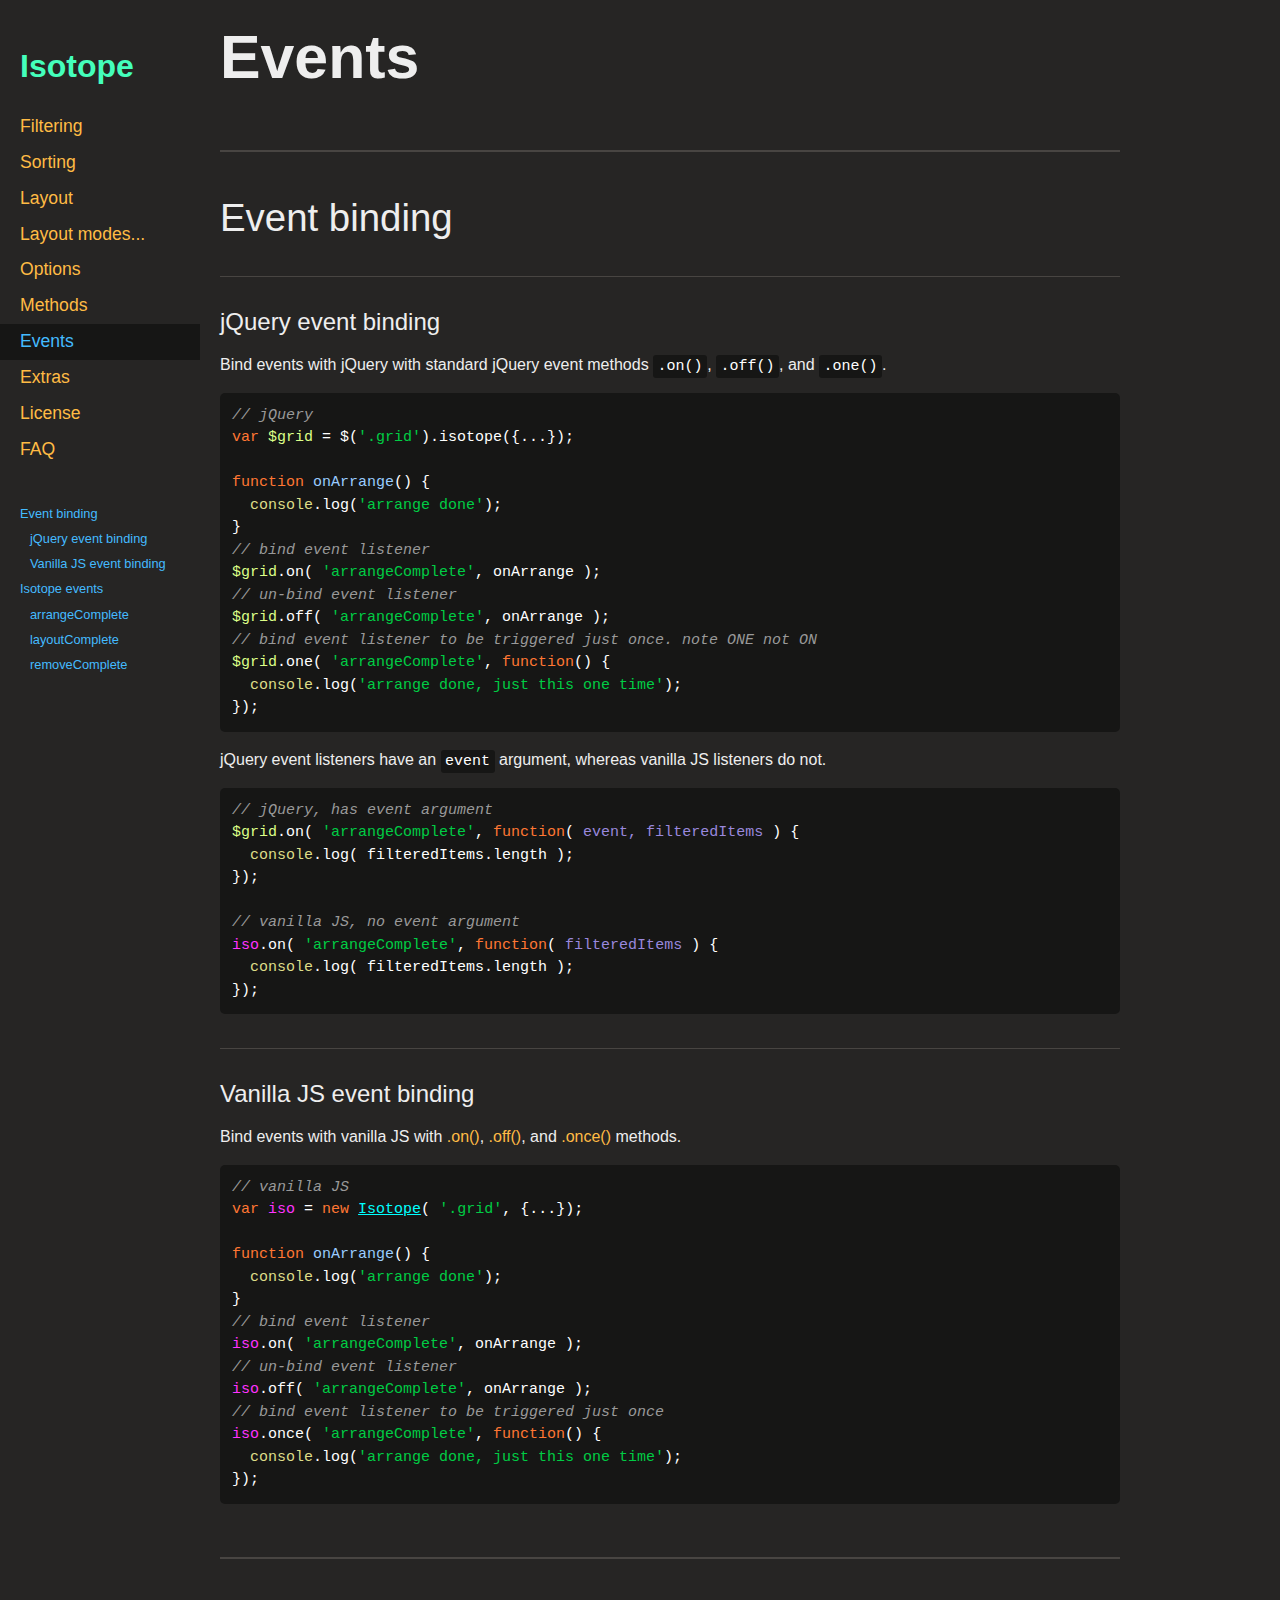
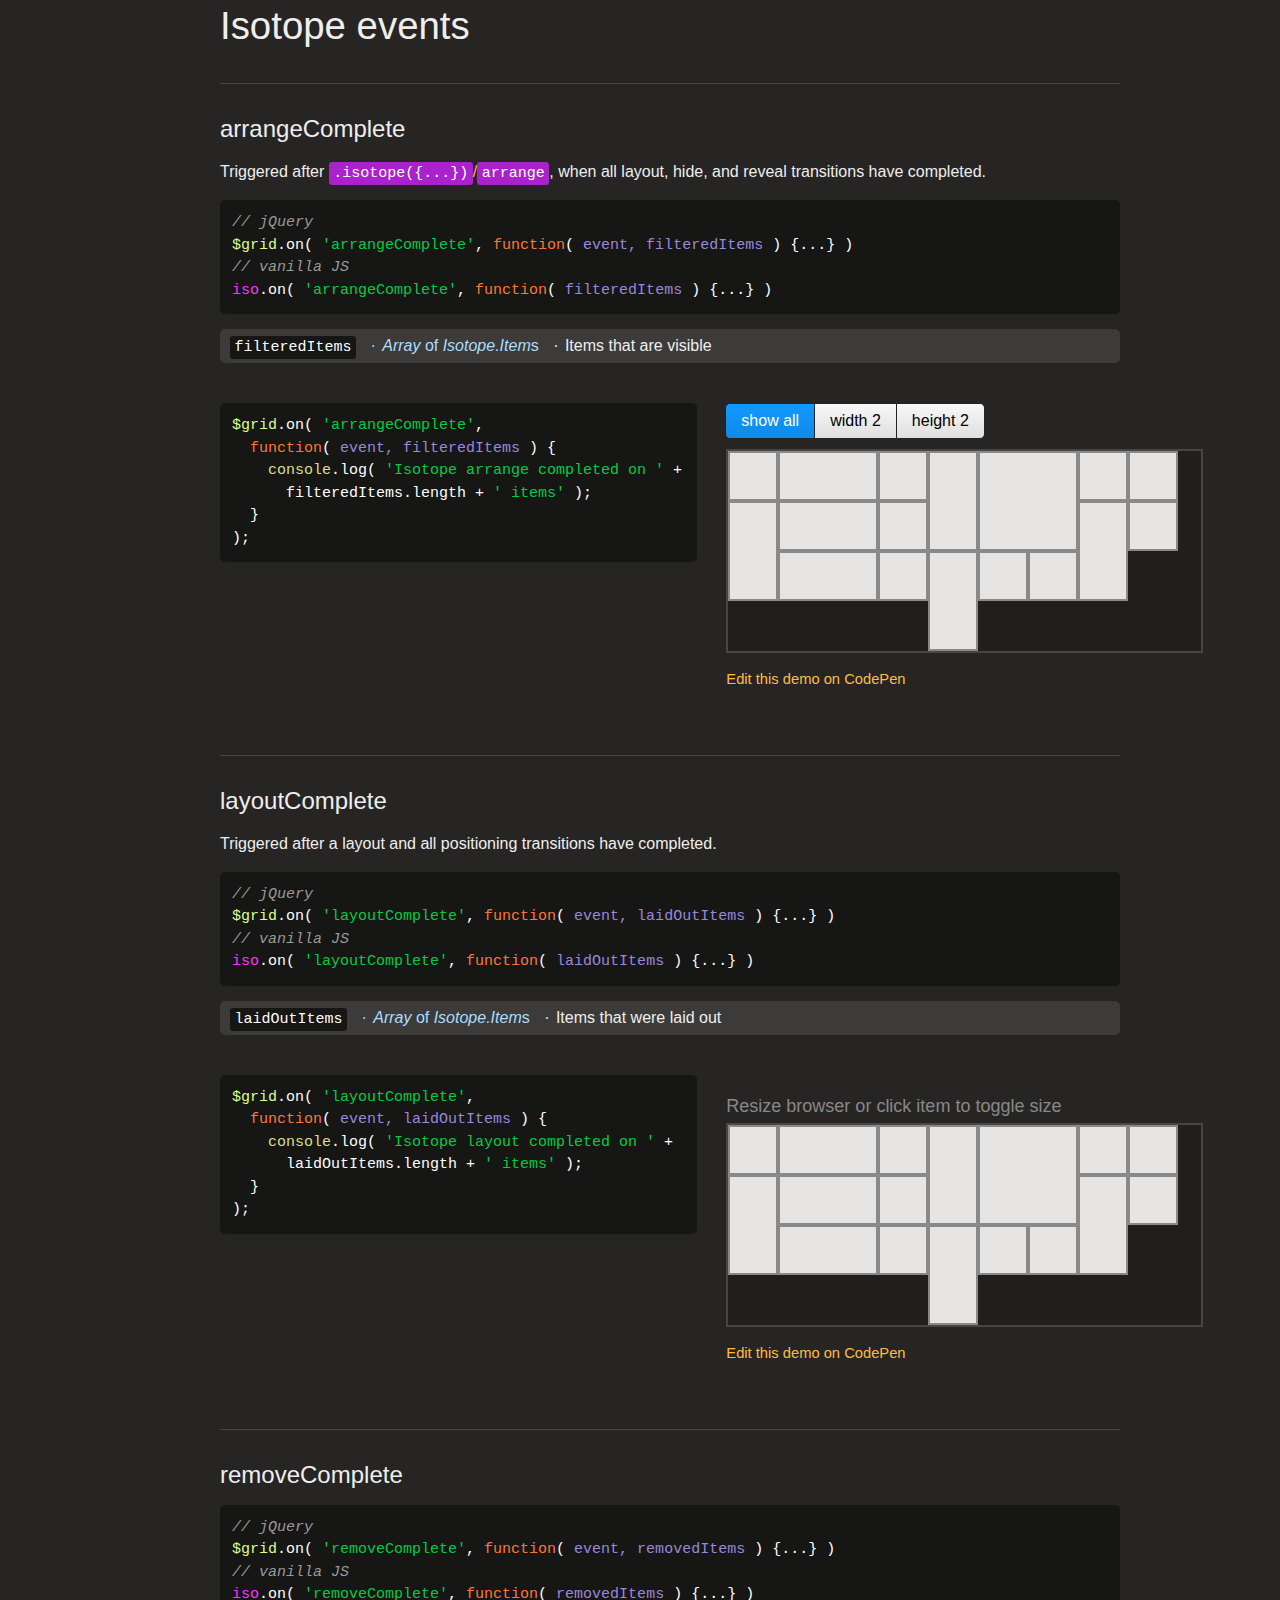
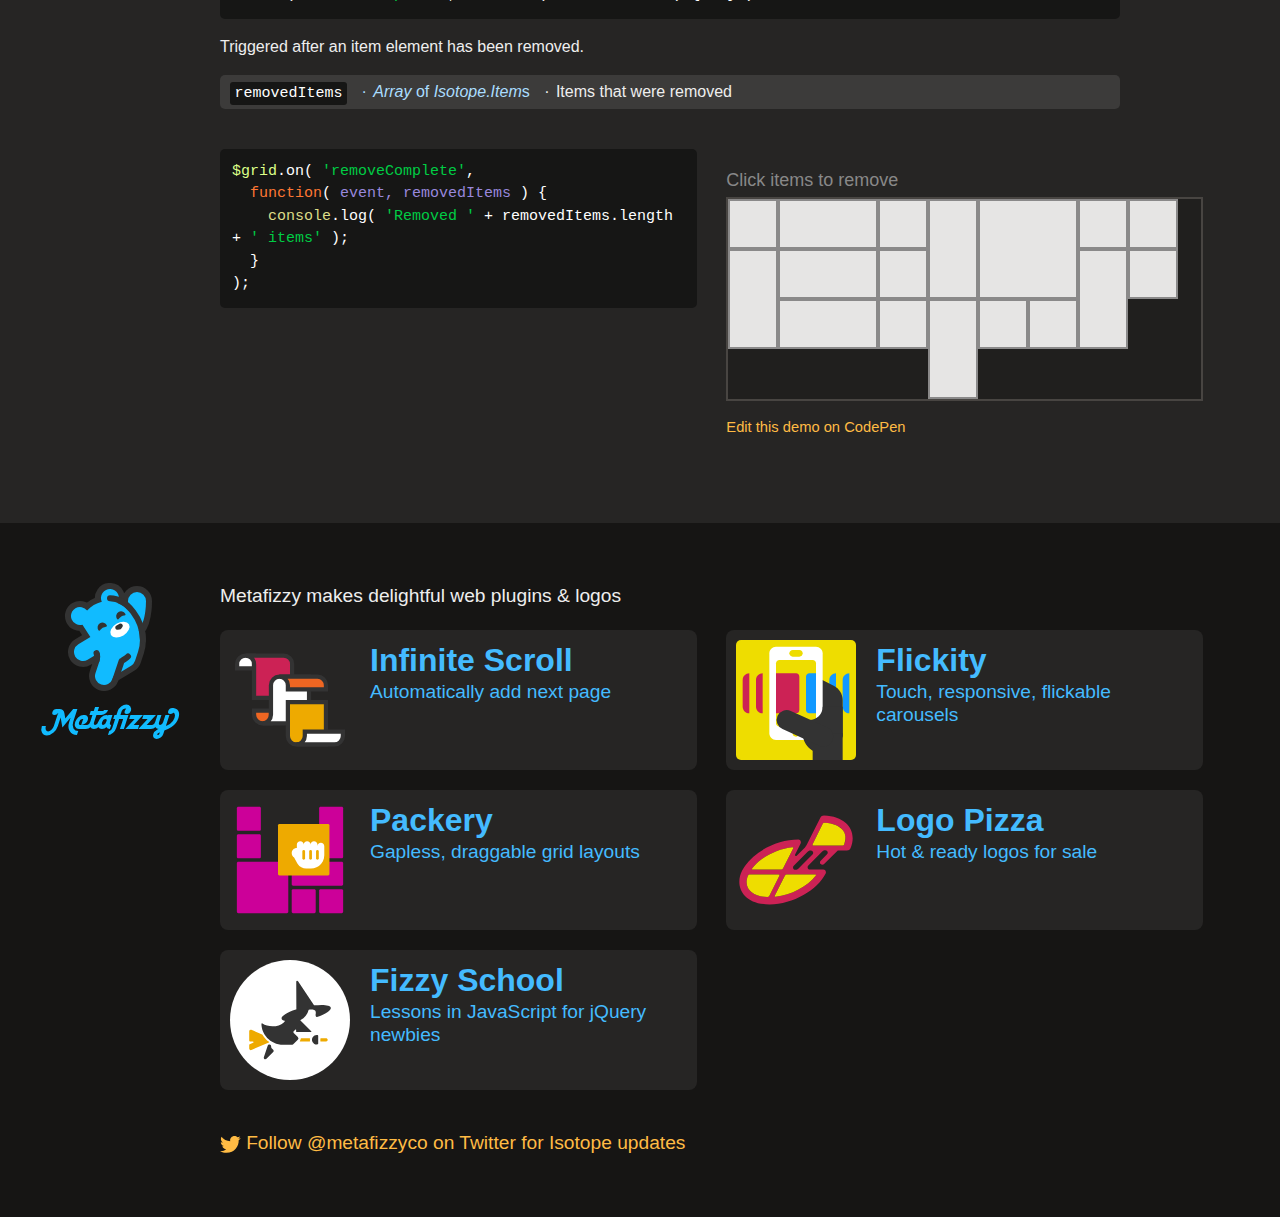
<file: js/isotope-docs/events.html>
<!doctype html>
<html class="export" lang="en">
<head>
  <meta charset="utf-8">
  <meta name="viewport" content="width=device-width">
  <meta name="description" content="Filter &amp; sort magical layouts">

  <title>Isotope &#xB7; Events</title>

    <!-- Isotope does not require any CSS files -->
    <link rel="stylesheet" href="css/isotope-docs.css?6" media="screen">

  <meta name="twitter:card" content="summary">
  <meta name="twitter:site" content="@metafizzyco">
  <meta name="twitter:url" content="https://isotope.metafizzy.co/events.html">
  <meta name="twitter:title" content="Isotope Events">
  <meta name="twitter:description" content="Filter &amp; sort magical layouts">

</head>
<body class="page--events">


  <div class="nav">
    <h1 class="nav__title"><a href=".">Isotope</a></h1>
  
    <ol class="site-nav">
      <li class="site-nav__item site-nav__item--filtering">
        <a class="site-nav__item__link" href="filtering.html">Filtering</a></li>
      <li class="site-nav__item site-nav__item--sorting">
        <a class="site-nav__item__link" href="sorting.html">Sorting</a></li>
      <li class="site-nav__item site-nav__item--layout ">
        <a class="site-nav__item__link" href="layout.html">Layout</a>
      </li>
      <li class="site-nav__item site-nav__item--layout-modes sub-nav-parent">
        <a class="site-nav__item__link" href="layout-modes.html">Layout modes</a>
        <ul class="sub-nav">
            <li class="sub-nav__item sub-nav__item--masonry">
              <a class="sub-nav__item__link" href="layout-modes/masonry.html">masonry</a></li>
            <li class="sub-nav__item sub-nav__item--fitrows">
              <a class="sub-nav__item__link" href="layout-modes/fitrows.html">fitRows</a></li>
            <li class="sub-nav__item sub-nav__item--vertical">
              <a class="sub-nav__item__link" href="layout-modes/vertical.html">vertical</a></li>
            <li class="sub-nav__item sub-nav__item--packery">
              <a class="sub-nav__item__link" href="layout-modes/packery.html">packery</a></li>
            <li class="sub-nav__item sub-nav__item--cellsbyrow">
              <a class="sub-nav__item__link" href="layout-modes/cellsbyrow.html">cellsByRow</a></li>
            <li class="sub-nav__item sub-nav__item--masonryhorizontal">
              <a class="sub-nav__item__link" href="layout-modes/masonryhorizontal.html">masonryHorizontal</a></li>
            <li class="sub-nav__item sub-nav__item--fitcolumns">
              <a class="sub-nav__item__link" href="layout-modes/fitcolumns.html">fitColumns</a></li>
            <li class="sub-nav__item sub-nav__item--cellsbycolumn">
              <a class="sub-nav__item__link" href="layout-modes/cellsbycolumn.html">cellsByColumn</a></li>
            <li class="sub-nav__item sub-nav__item--horiz">
              <a class="sub-nav__item__link" href="layout-modes/horiz.html">horiz</a></li>
        </ul>
      </li>
      <li class="site-nav__item site-nav__item--options">
        <a class="site-nav__item__link" href="options.html">Options</a></li>
      <li class="site-nav__item site-nav__item--methods">
        <a class="site-nav__item__link" href="methods.html">Methods</a></li>
      <li class="site-nav__item site-nav__item--events">
        <a class="site-nav__item__link" href="events.html">Events</a></li>
      <li class="site-nav__item site-nav__item--extras">
        <a class="site-nav__item__link" href="extras.html">Extras</a></li>
      <li class="site-nav__item site-nav__item--license">
        <a class="site-nav__item__link" href="license.html">License</a></li>
      <li class="site-nav__item site-nav__item--faq">
        <a class="site-nav__item__link" href="faq.html">FAQ</a></li>
    </ol>
  
    <ul class="page-nav" data-js="page-nav">
<li class="page-nav__item page-nav__item--h2"><a href="#event-binding">Event binding</a></li>
<li class="page-nav__item page-nav__item--h3"><a href="#jquery-event-binding">jQuery event binding</a></li>
<li class="page-nav__item page-nav__item--h3"><a href="#vanilla-js-event-binding">Vanilla JS event binding</a></li>
<li class="page-nav__item page-nav__item--h2"><a href="#isotope-events">Isotope events</a></li>
<li class="page-nav__item page-nav__item--h3"><a href="#arrangecomplete">arrangeComplete</a></li>
<li class="page-nav__item page-nav__item--h3"><a href="#layoutcomplete">layoutComplete</a></li>
<li class="page-nav__item page-nav__item--h3"><a href="#removecomplete">removeComplete</a></li>
</ul>
  </div>


  <div id="content" class="main">
    <div class="container">
        <h1>Events</h1>



<h2 id="event-binding">Event binding</h2>


<h3 id="jquery-event-binding">jQuery event binding</h3>


<p>Bind events with jQuery with standard jQuery event methods <code>.on()</code>, <code>.off()</code>, and <code>.one()</code>.</p>

<pre><code class="js"><span class="comment">// jQuery</span>
<span class="keyword">var</span> <span class="jquery_var">$grid</span> = $(<span class="string">&apos;.grid&apos;</span>).isotope({...});

<span class="function"><span class="keyword">function</span> <span class="title">onArrange</span>(<span class="params"></span>) </span>{
  <span class="built_in">console</span>.log(<span class="string">&apos;arrange done&apos;</span>);
}
<span class="comment">// bind event listener</span>
<span class="jquery_var">$grid</span>.on( <span class="string">&apos;arrangeComplete&apos;</span>, onArrange );
<span class="comment">// un-bind event listener</span>
<span class="jquery_var">$grid</span>.off( <span class="string">&apos;arrangeComplete&apos;</span>, onArrange );
<span class="comment">// bind event listener to be triggered just once. note ONE not ON</span>
<span class="jquery_var">$grid</span>.one( <span class="string">&apos;arrangeComplete&apos;</span>, <span class="function"><span class="keyword">function</span>(<span class="params"></span>) </span>{
  <span class="built_in">console</span>.log(<span class="string">&apos;arrange done, just this one time&apos;</span>);
});
</code></pre>

<p>jQuery event listeners have an <code>event</code> argument, whereas vanilla JS listeners do not.</p>

<pre><code class="js"><span class="comment">// jQuery, has event argument</span>
<span class="jquery_var">$grid</span>.on( <span class="string">&apos;arrangeComplete&apos;</span>, <span class="function"><span class="keyword">function</span>(<span class="params"> event, filteredItems </span>) </span>{
  <span class="built_in">console</span>.log( filteredItems.length );
});

<span class="comment">// vanilla JS, no event argument</span>
<span class="isotope_var">iso</span>.on( <span class="string">&apos;arrangeComplete&apos;</span>, <span class="function"><span class="keyword">function</span>(<span class="params"> filteredItems </span>) </span>{
  <span class="built_in">console</span>.log( filteredItems.length );
});
</code></pre>


<h3 id="vanilla-js-event-binding">Vanilla JS event binding</h3>

<p>Bind events with vanilla JS with <a href="methods.html#on">.on()</a>, <a href="methods.html#off">.off()</a>, and <a href="methods.html#once">.once()</a> methods.</p>

<pre><code class="js"><span class="comment">// vanilla JS</span>
<span class="keyword">var</span> <span class="isotope_var">iso</span> = <span class="keyword">new</span> <span class="isotope_keyword">Isotope</span>( <span class="string">&apos;.grid&apos;</span>, {...});

<span class="function"><span class="keyword">function</span> <span class="title">onArrange</span>(<span class="params"></span>) </span>{
  <span class="built_in">console</span>.log(<span class="string">&apos;arrange done&apos;</span>);
}
<span class="comment">// bind event listener</span>
<span class="isotope_var">iso</span>.on( <span class="string">&apos;arrangeComplete&apos;</span>, onArrange );
<span class="comment">// un-bind event listener</span>
<span class="isotope_var">iso</span>.off( <span class="string">&apos;arrangeComplete&apos;</span>, onArrange );
<span class="comment">// bind event listener to be triggered just once</span>
<span class="isotope_var">iso</span>.once( <span class="string">&apos;arrangeComplete&apos;</span>, <span class="function"><span class="keyword">function</span>(<span class="params"></span>) </span>{
  <span class="built_in">console</span>.log(<span class="string">&apos;arrange done, just this one time&apos;</span>);
});
</code></pre>


<h2 id="isotope-events">Isotope events</h2>


<h3 id="arrangecomplete">arrangeComplete</h3>

<p>Triggered after <a href="methods.html#arrange-isotope"><code>.isotope({...})</code>/<code>arrange</code></a>, when all layout, hide, and reveal transitions have completed.</p>

<pre><code class="js"><span class="comment">// jQuery</span>
<span class="jquery_var">$grid</span>.on( <span class="string">&apos;arrangeComplete&apos;</span>, <span class="function"><span class="keyword">function</span>(<span class="params"> event, filteredItems </span>) </span>{...} )
<span class="comment">// vanilla JS</span>
<span class="isotope_var">iso</span>.on( <span class="string">&apos;arrangeComplete&apos;</span>, <span class="function"><span class="keyword">function</span>(<span class="params"> filteredItems </span>) </span>{...} )
</code></pre>

<p class="variable">
  <code class="variable__code">filteredItems</code>
  <span class="variable__type"><i>Array</i> of <i>Isotope.Item</i>s</span>
  <span class="variable__description">Items that are visible</span>
</p>

<div class="duo example">
  <div class="duo__cell example__code">
<pre><code class="js"><span class="jquery_var">$grid</span>.on( <span class="string">&apos;arrangeComplete&apos;</span>,
  <span class="function"><span class="keyword">function</span>(<span class="params"> event, filteredItems </span>) </span>{
    <span class="built_in">console</span>.log( <span class="string">&apos;Isotope arrange completed on &apos;</span> +
      filteredItems.length + <span class="string">&apos; items&apos;</span> );
  }
);
</code></pre>
  </div>
  <div class="duo__cell example__demo" data-js="arrange-complete">
    <div class="button-group js-radio-button-group">
      <button class="button is-checked" data-filter="*">show all</button>
      <button class="button" data-filter=".grid-item--width2">width 2</button>
      <button class="button" data-filter=".grid-item--height2">height 2</button>
    </div>
    <div class="grid">
      <div class="grid-item"></div>
      <div class="grid-item grid-item--width2"></div>
      <div class="grid-item"></div>
      <div class="grid-item grid-item--height2"></div>
      <div class="grid-item grid-item--width2 grid-item--height2"></div>
      <div class="grid-item"></div>
      <div class="grid-item"></div>
      <div class="grid-item grid-item--height2"></div>
      <div class="grid-item grid-item--width2"></div>
      <div class="grid-item"></div>
      <div class="grid-item grid-item--height2"></div>
      <div class="grid-item"></div>
      <div class="grid-item grid-item--width2"></div>
      <div class="grid-item"></div>
      <div class="grid-item grid-item--height2"></div>
      <div class="grid-item"></div>
      <div class="grid-item"></div>
    </div>
    <p class="edit-demo">
        <a href="https://codepen.io/desandro/pen/pvXxRN">Edit this demo on CodePen</a>
    </p>
  </div>
</div>


<h3 id="layoutcomplete">layoutComplete</h3>

<p>Triggered after a layout and all positioning transitions have completed.</p>


<pre><code class="js"><span class="comment">// jQuery</span>
<span class="jquery_var">$grid</span>.on( <span class="string">&apos;layoutComplete&apos;</span>, <span class="function"><span class="keyword">function</span>(<span class="params"> event, laidOutItems </span>) </span>{...} )
<span class="comment">// vanilla JS</span>
<span class="isotope_var">iso</span>.on( <span class="string">&apos;layoutComplete&apos;</span>, <span class="function"><span class="keyword">function</span>(<span class="params"> laidOutItems </span>) </span>{...} )
</code></pre>

<p class="variable">
  <code class="variable__code">laidOutItems</code>
  <span class="variable__type"><i>Array</i> of <i>Isotope.Item</i>s</span>
  <span class="variable__description">Items that were laid out</span>
</p>

<div class="duo example">
  <div class="duo__cell example__code">
<pre><code class="js"><span class="jquery_var">$grid</span>.on( <span class="string">&apos;layoutComplete&apos;</span>,
  <span class="function"><span class="keyword">function</span>(<span class="params"> event, laidOutItems </span>) </span>{
    <span class="built_in">console</span>.log( <span class="string">&apos;Isotope layout completed on &apos;</span> +
      laidOutItems.length + <span class="string">&apos; items&apos;</span> );
  }
);
</code></pre>
  </div>
  <div class="duo__cell example__demo" data-js="layout-complete">
    <p class="instruction">Resize browser or click item to toggle size</p>
    <div class="grid  grid--clickable">
      <div class="grid-item"></div>
      <div class="grid-item grid-item--width2"></div>
      <div class="grid-item"></div>
      <div class="grid-item grid-item--height2"></div>
      <div class="grid-item grid-item--width2 grid-item--height2"></div>
      <div class="grid-item"></div>
      <div class="grid-item"></div>
      <div class="grid-item grid-item--height2"></div>
      <div class="grid-item grid-item--width2"></div>
      <div class="grid-item"></div>
      <div class="grid-item grid-item--height2"></div>
      <div class="grid-item"></div>
      <div class="grid-item grid-item--width2"></div>
      <div class="grid-item"></div>
      <div class="grid-item grid-item--height2"></div>
      <div class="grid-item"></div>
      <div class="grid-item"></div>
    </div>
    <p class="edit-demo">
        <a href="https://codepen.io/desandro/pen/scajv">Edit this demo on CodePen</a>
    </p>
  </div>
</div>


<h3 id="removecomplete">removeComplete</h3>

<pre><code class="js"><span class="comment">// jQuery</span>
<span class="jquery_var">$grid</span>.on( <span class="string">&apos;removeComplete&apos;</span>, <span class="function"><span class="keyword">function</span>(<span class="params"> event, removedItems </span>) </span>{...} )
<span class="comment">// vanilla JS</span>
<span class="isotope_var">iso</span>.on( <span class="string">&apos;removeComplete&apos;</span>, <span class="function"><span class="keyword">function</span>(<span class="params"> removedItems </span>) </span>{...} )
</code></pre>

<p>Triggered after an item element has been removed.</p>

<p class="variable">
  <code class="variable__code">removedItems</code>
  <span class="variable__type"><i>Array</i> of <i>Isotope.Item</i>s</span>
  <span class="variable__description">Items that were removed</span>
</p>

<div class="duo example">
  <div class="duo__cell example__code">
<pre><code class="js"><span class="jquery_var">$grid</span>.on( <span class="string">&apos;removeComplete&apos;</span>,
  <span class="function"><span class="keyword">function</span>(<span class="params"> event, removedItems </span>) </span>{
    <span class="built_in">console</span>.log( <span class="string">&apos;Removed &apos;</span> + removedItems.length + <span class="string">&apos; items&apos;</span> );
  }
);
</code></pre>
  </div>
  <div class="duo__cell example__demo" data-js="remove-complete">
    <p class="instruction">Click items to remove</p>
    <div class="grid grid--clickable">
      <div class="grid-item"></div>
      <div class="grid-item grid-item--width2"></div>
      <div class="grid-item"></div>
      <div class="grid-item grid-item--height2"></div>
      <div class="grid-item grid-item--width2 grid-item--height2"></div>
      <div class="grid-item"></div>
      <div class="grid-item"></div>
      <div class="grid-item grid-item--height2"></div>
      <div class="grid-item grid-item--width2"></div>
      <div class="grid-item"></div>
      <div class="grid-item grid-item--height2"></div>
      <div class="grid-item"></div>
      <div class="grid-item grid-item--width2"></div>
      <div class="grid-item"></div>
      <div class="grid-item grid-item--height2"></div>
      <div class="grid-item"></div>
      <div class="grid-item"></div>
    </div>
    <p class="edit-demo">
        <a href="https://codepen.io/desandro/pen/wErky">Edit this demo on CodePen</a>
    </p>
  </div>
</div>


<div class="notification" data-js="notification"></div>

    </div>
  </div>

  <footer class="site-footer">
  
    <div class="container">
  
      <p class="site-footer__copy">Metafizzy makes delightful web plugins &amp; logos</p>
  
      <div class="showcase">
      
        <ul class="showcase-item-list">
      
            <li class="showcase-item">
              <a class="showcase-item__link" href="https://infinite-scroll.com">
                <div class="showcase-item__image">
                    <svg class="infinite-scroll-illo" xmlns="http://www.w3.org/2000/svg" viewbox="0 0 520 520" width="200" height="200">
                      <path class="infinite-scroll-illo__page infinite-scroll-illo__page--back" d="M90,110H10V90c0-22,18-40,40-40h40V110z"/>
                      <path class="infinite-scroll-illo__page infinite-scroll-illo__page--front1" d="M270,90L270,90c0-22-18-40-40-40h0H50h0c22,0,40,18,40,40v0v0v160h180V90z"/>
                      <path class="infinite-scroll-illo__page infinite-scroll-illo__page--front2" d="M170,330v-20H90v20v0c0,22,18,40,40,40h0h40V330z"/>
                      <path class="infinite-scroll-illo__page infinite-scroll-illo__page--back" d="M350,150H210c-22,0-40,18-40,40v140v0c0,22-18,40-40,40h0h220V150z"/>
                      <path class="infinite-scroll-illo__page infinite-scroll-illo__page--front3" d="M430,470V270H250v160c0,22,18,40,40,40H430z"/>
                      <path class="infinite-scroll-illo__page infinite-scroll-illo__page--front2" d="M250,190v20h180v-20c0-22-18-40-40-40H210h0C232,150,250,168,250,190L250,190z"/>
                      <path class="infinite-scroll-illo__page infinite-scroll-illo__page--back" d="M330,410v20v0c0,22-18,40-40,40h0h180c22,0,40-18,40-40v-20H330z"/>
                    </svg>
                </div>
                <div class="showcase-item__text">
                  <h3 class="showcase-item__title">Infinite Scroll</h3>
                  <p class="showcase-item__description">Automatically add next page</p>
                </div>
              </a>
            </li>
      
            <li class="showcase-item">
              <a class="showcase-item__link" href="https://flickity.metafizzy.co">
                <div class="showcase-item__image">
                    <svg class="flickity-illo" xmlns="http://www.w3.org/2000/svg" viewbox="0 0 360 360" width="100" height="100">
                      <path class="flickity-illo__color1" fill="#19F" d="M300 220L300 220c-11 0-20-9-20-20v-80c0-11 9-20 20-20h0V220z"/>
                      <path class="flickity-illo__color1" fill="#19F" d="M340 220L340 220c-11 0-20-9-20-20v-80c0-11 9-20 20-20h0V220z"/>
                      <path class="flickity-illo__color2" fill="#333" d="M320 290V180c0-18-10-35-27-43L240 110v180H320z"/>
                      <path class="flickity-illo__color3" fill="white" d="M240 300H120c-11 0-20-9-20-20V40c0-11 9-20 20-20h120c11 0 20 9 20 20v240C260 291 251 300 240 300z"/>
                      <path class="flickity-illo__color4" fill="#ED0" d="M230 260H130c-6 0-10-5-10-10V70c0-6 5-10 10-10h100c6 0 10 5 10 10v180 C240 256 236 260 230 260z"/>
                      <path class="flickity-illo__color2" fill="#333" d="M260 200h60v81c0 32-26 59-59 59h0c-34 0-61-27-61-61V240h20 C242 240 260 222 260 200L260 200z"/>
                      <path class="flickity-illo__color5" fill="#C25" d="M180 220h-60V100h60c6 0 10 5 10 10v100C190 216 186 220 180 220z"/>
                      <path class="flickity-illo__color1" fill="#19F" d="M240 220h-20c-6 0-10-5-10-10V110c0-6 5-10 10-10h20V220z"/>
                      <rect class="flickity-illo__color2" fill="#333" x="230" y="280" width="90" height="80"/>
                      <circle class="flickity-illo__color4" fill="#ED0" cx="180" cy="280" r="10"/>
                      <line class="flickity-illo__thumb" stroke="#333" stroke-width="60" stroke-linecap="round" x1="262" y1="290" x2="152" y2="240"/>
                      <path class="flickity-illo__color4" fill="#ED0" d="M190 50h-20c-6 0-10-5-10-10v0c0-6 5-10 10-10h20c6 0 10 5 10 10v0C200 46 196 50 190 50z"/>
                      <path class="flickity-illo__color5" fill="#C25" d="M80 220L80 220c-11 0-20-9-20-20v-80c0-11 9-20 20-20h0V220z"/>
                      <path class="flickity-illo__color5" fill="#C25" d="M40 220L40 220c-11 0-20-9-20-20v-80c0-11 9-20 20-20h0V220z"/>
                    </svg>
                </div>
                <div class="showcase-item__text">
                  <h3 class="showcase-item__title">Flickity</h3>
                  <p class="showcase-item__description">Touch, responsive, flickable carousels</p>
                </div>
              </a>
            </li>
      
            <li class="showcase-item">
              <a class="showcase-item__link" href="https://packery.metafizzy.co">
                <div class="showcase-item__image">
                    <svg class="packery-illo" xmlns="http://www.w3.org/2000/svg" viewbox="0 0 700 700" width="100" height="100">
                      <path class="packery-illo__item" fill="#C09" d="M172 180H48c-4 0-8-4-8-8V48c0-4 4-8 8-8h124c4 0 8 4 8 8v124C180 176 176 180 172 180z"/>
                      <path class="packery-illo__item" fill="#C09" d="M172 340H48c-4 0-8-4-8-8V208c0-4 4-8 8-8h124c4 0 8 4 8 8v124C180 336 176 340 172 340z"/>
                      <path class="packery-illo__item" fill="#C09" d="M492 660H368c-4 0-8-4-8-8V528c0-4 4-8 8-8h124c4 0 8 4 8 8v124C500 656 496 660 492 660z"/>
                      <path class="packery-illo__item" fill="#C09" d="M652 660H528c-4 0-8-4-8-8V528c0-4 4-8 8-8h124c4 0 8 4 8 8v124C660 656 656 660 652 660z"/>
                      <path class="packery-illo__item" fill="#C09" d="M652 500H368c-4 0-8-4-8-8V368c0-4 4-8 8-8h284c4 0 8 4 8 8v124C660 496 656 500 652 500z"/>
                      <path class="packery-illo__item" fill="#C09" d="M332 660H48c-4 0-8-4-8-8V368c0-4 4-8 8-8h284c4 0 8 4 8 8v284C340 656 336 660 332 660z"/>
                      <path class="packery-illo__item" fill="#C09" d="M652 340H528c-4 0-8-4-8-8V48c0-4 4-8 8-8h124c4 0 8 4 8 8v284C660 336 656 340 652 340z"/>
                      <path class="packery-illo__draggie" fill="#EA0" d="M572 440H288c-4 0-8-4-8-8V148c0-4 4-8 8-8h284c4 0 8 4 8 8v284C580 436 576 440 572 440z"/>
                      <g>
                        <path class="packery-illo__hand" fill="white" d="M530 250c-11 0-20 9-20 20v-10c0-11-9-20-20-20s-20 9-20 20c0-11-9-20-20-20s-20 9-20 20c0-11-9-20-20-20
                          s-20 9-20 20v20c-17 0-30 13-30 30c0 11 6 20 14 25l19 35c10 18 30 30 51 30h28
                          c43 0 78-35 78-78V270C550 259 541 250 530 250z"/>
                        <line class="packery-illo__hand-line" stroke="#EA0" fill="none" stroke-width="16" stroke-linecap="round" x1="430" y1="300" x2="430" y2="340"/>
                        <line class="packery-illo__hand-line" stroke="#EA0" fill="none" stroke-width="16" stroke-linecap="round" x1="470" y1="300" x2="470" y2="340"/>
                        <line class="packery-illo__hand-line" stroke="#EA0" fill="none" stroke-width="16" stroke-linecap="round" x1="510" y1="300" x2="510" y2="340"/>
                      </g>
                    </svg>
                </div>
                <div class="showcase-item__text">
                  <h3 class="showcase-item__title">Packery</h3>
                  <p class="showcase-item__description">Gapless, draggable grid layouts</p>
                </div>
              </a>
            </li>
      
            <li class="showcase-item">
              <a class="showcase-item__link" href="http://logo.pizza">
                <div class="showcase-item__image">
                    <svg class="logo-pizza-illo" xmlns="http://www.w3.org/2000/svg" viewbox="0 0 700 700" width="100" height="100">
                      <path class="logo-pizza-illo__outline" fill="#C25" d="M513 91c-9-0-17 5-21 12l-80 160c-3 5-6 10-11 15l-47 47
                        c-5 5-12-1-9-7l32-64c5-11-2-23-14-23h-0c-121 0-268 70-327 180
                        C-9 497 35 609 196 609c138 0 279-85 327-180v0c5-11-2-23-14-23h-77c-13 0-19-15-10-24
                        l81-81c5-5 11-8 18-8l0 0c13 0 19 15 10 24L494 354c-6 6-6 14 0 20c3 3 6 4 10 4
                        c4 0 7-1 10-4l80-80h53c9 0 17-5 21-13C707 190 656 97 513 91z M334 281l-59 117
                        c-2 5-7 8-13 8H97c-4 0-6-4-3-7c49-64 143-114 236-124C333 275 335 278 334 281z
                         M70 441c2-4 6-7 10-7h168c4 0 7 4 5 8l-59 118c-2 4-6 6-11 6
                        C106 565 38 521 70 441z M466 441c-49 64-143 114-236 124c-3 0-6-3-4-6l59-117
                        c2-5 7-8 13-8h166C466 434 468 438 466 441z M446 318l-81 81c-5 5-11 8-18 8l0 0
                        c-13 0-19-15-10-24l81-81c5-5 11-8 18-8l0 0C449 294 455 309 446 318z M447 258L506 139
                        c2-4 6-7 11-6c101 7 140 60 114 126c-2 4-6 7-10 7H452C448 266 445 262 447 258z"/>
                      <path class="logo-pizza-illo__slice" fill="#ED0" d="M334 281l-59 117c-2 5-7 8-13 8H97c-4 0-6-4-3-7
                        c49-64 143-114 236-124C333 275 335 278 334 281z"/>
                      <path class="logo-pizza-illo__slice" fill="#ED0" d="M70 441c2-4 6-7 10-7h168c4 0 7 4 5 8l-59 118c-2 4-6 6-11 6
                        C106 565 38 521 70 441z"/>
                      <path class="logo-pizza-illo__slice" fill="#ED0" d="M466 441c-49 64-143 114-236 124c-3 0-6-3-4-6l59-117
                        c2-5 7-8 13-8h166C466 434 468 438 466 441z"/>
                      <path class="logo-pizza-illo__slice" fill="#ED0" d="M447 258L506 139c2-4 6-7 11-6c101 7 140 60 114 126c-2 4-6 7-10 7H452
                        C448 266 445 262 447 258z"/>
                    </svg>
                </div>
                <div class="showcase-item__text">
                  <h3 class="showcase-item__title">Logo Pizza</h3>
                  <p class="showcase-item__description">Hot &amp; ready logos for sale</p>
                </div>
              </a>
            </li>
      
            <li class="showcase-item">
              <a class="showcase-item__link" href="http://fizzy.school">
                <div class="showcase-item__image">
                    <svg class="witchie-logo" xmlns="http://www.w3.org/2000/svg" viewbox="0 0 1000 1000" width="200" height="200">
                      <circle class="witchie-logo__moon" fill="white" cx="500" cy="500" r="500"/>
                      <path class="witchie-logo__broom" fill="#EA0" d="M582 675a35 35 0 0 0 8-20 3 3 0 0 1 3-2h71a3 3 0 0 1 3 3 59 59 0 0 0 0 20 3 3 0 0 1-3 3h-79A3 3 0 0 1 582 675Zm219 4a13 13 0 0 0 13-14c-1-7-7-12-14-12h-44a3 3 0 0 0-3 3v21a3 3 0 0 0 3 3ZM299 660a203 203 0 0 1-27-36 8 8 0 0 0-4-3L178 582a13 13 0 0 0-18 12v77a8 8 0 0 0 8 8h22a5 5 0 0 1 2 10L164 703a8 8 0 0 0-4 7v28a13 13 0 0 0 18 12l146-63a3 3 0 0 0 1-5A197 197 0 0 1 299 660Z"/>
                      <path class="witchie-logo__dress" fill="#333" d="M326 705h4a13 13 0 0 1 13 13v8a13 13 0 0 0 4 9l13 13a13 13 0 0 1 0 19l-56 56c-10 10-26-0-22-13L314 714A13 13 0 0 1 326 705Zm397-79c-27 0-47 26-37 54 3 7 11 16 17 19a42 42 0 0 0 19 5 38 38 0 0 0 7-1 8 8 0 0 0 6-8v-62a8 8 0 0 0-6-8 38 38 0 0 0-7-1M840 397c-3-15-33-23-77-23a521 521 0 0 0-59 4 5 5 0 0 1-5-2L567 177a8 8 0 0 0-7-4 8 8 0 0 0-8 8l1 227a5 5 0 0 1-4 5c-74 24-123 55-119 76 2 8 11 14 26 18a3 3 0 0 1 1 4l-11 11c-20 20-56 30-92 30-31 0-63-8-84-23a5 5 0 0 0-3-1 5 5 0 0 0-5 5c0 78 68 173 183 173h75a10 10 0 0 0 7-3l38-38a16 16 0 0 0 0-23l-34-34a10 10 0 0 1 0-14l15-15a3 3 0 0 1 5 2v15a5 5 0 0 0 5 5H674a4 4 0 0 0 3-7l-90-90a3 3 0 0 1 1-4c34-19 59-49 67-84a3 3 0 0 1 2-2c6-1 12-1 17-1 22 0 37 5 39 14 1 6 3 11 2 17-5 17 1 31 8 31a6 6 0 0 0 2-0C797 448 845 419 840 397Z"/>
                    </svg>
                </div>
                <div class="showcase-item__text">
                  <h3 class="showcase-item__title">Fizzy School</h3>
                  <p class="showcase-item__description">Lessons in JavaScript for jQuery newbies</p>
                </div>
              </a>
            </li>
      
        </ul> 
      
      </div>
  
      <p class="site-footer__copy">
        <a href="https://twitter.com/metafizzyco">
          <svg class="twitter-logo" xmlns="http://www.w3.org/2000/svg" viewbox="0 0 512 512" width="30" height="30">
            <path d="M512 97c-19 8-39 14-60 16 22-13 38-34 46-58-20 12-43 21-67 25-19-19-46-32-77-32-58 0-117 52-102 129-87-4-165-46-216-110-24 40-19 107 32 140-17 0-33-5-48-13v1c0 51 36 93 84 103-15 4-34 5-47 2 13 42 52 72 98 73-47 36-96 49-155 44 46 30 102 47 161 47 197 0 306-168 299-312 20-15 38-34 52-55z"/>
          </svg>
          Follow @metafizzyco on Twitter for Isotope updates
        </a>
      </p>
  
      <div class="mfzy-brand">
        <a class="mfzy-brand__link" href="https://metafizzy.co">
          <svg class="mfzy-logo" xmlns="http://www.w3.org/2000/svg" xmlns:xlink="http://www.w3.org/1999/xlink" viewbox="0 0 144 144" width="36" height="36">
            <title>Metafizzy logo</title>
            <defs>
              <path id="mfzy-logo__body" d="M 120 24 a 12 12 0 0 0-24 0 a 72 72 0 0 1 -1 11
                a 40 40 0 0 0 -13 -8.5 A 12 12 0 1 0 61.1 25.1 c -8 2 -14 6 -19.6 11.6 
                A 12 12 0 1 0 35.3 55.5 L 45.8 72.1 l -16 9.6 A 12 12 0 0 0 42.2 102.3
                L 58 92.8 a 20 20 0 0 1 -0.2 11.9 l -5.2 15.5 a 12 12 0 0 0 22.8 7.6
                l 1.1 -3.3 l 23.7 -14.2 a 12 12 0 0 0 5.2 -6.5 l 4 -12 A 50 50 0 0 0 111.9 76
                a 52 52 0 0 0 -1.6 -12.8 C 115 57 120 44 120 24Z"/>
              <path id="mfzy-logo__eye" d="M 0 6.5 a 6.5 6.5 0 0 1 13 0 c 0 3.5 -3 0.5 -6.5 0.5 s -6.5 3 -6.5 -0.5 Z"/>
              <clippath id="mfzy-logo__body-clip">
                <use xlink:href="#mfzy-logo__body"/>
              </clippath>
            </defs>
            <use class="mfzy-logo__body-outline" xlink:href="#mfzy-logo__body" fill="#333" stroke="#333" stroke-width="16"/>
            <use class="mfzy-logo__body-fill" xlink:href="#mfzy-logo__body"/>
            <g class="mfzy-logo__stripes" clip-path="url(#mfzy-logo__body-clip)">
              <rect fill="#E62" x="16" width="120" height="138"/>
              <path fill="#C25" d="M96 24L16 72V0h80v24z"/>
              <path fill="#EA0" d="M116 70L16 130v-26l95-57 5 23z"/>
              <path fill="#19F" d="M136 138H16v-8l120-72v80z"/>
            </g>
            <path class="mfzy-logo__cut-ins" stroke="#333" fill="none" stroke-linecap="round" stroke-linejoin="round" stroke-width="8" d="M 72 20.4 c 23 0 44 29 44 56
              M 54 103.4 a 16 16 0 0 0 0 -10
              M 96 98 c -2 2 -8 6 -8.5,6 l -8.4 25.1"/>
            <g transform="translate(53 57) rotate(-31)">
              <ellipse class="mfzy-logo__snout" cx="25" cy="21" rx="14" ry="9" fill="#FFF"/>
              <use class="mfzy-logo__feature" xlink:href="#mfzy-logo__eye" fill="#333"/>
              <use class="mfzy-logo__feature" xlink:href="#mfzy-logo__eye" fill="#333" transform="translate(29 0)"/>
              <path class="mfzy-logo__feature" d="M 28.6 14 a 3 3 0 0 1 1.3 5.6 l -2.6 1.2 a 3 3 0 0 1 -2.6 0
                l -2.6 -1.2 a 3 3 0 0 1 1.3 -5.6 Z" fill="#333"/>
            </g>
          </svg>
          <svg class="mfzy-wordmark" xmlns="http://www.w3.org/2000/svg" viewbox="0 0 280 80" fill="none" stroke="#333" width="140" height="40">
            <g transform="skewX(-18)">
              <path stroke-width="8" d="M38 20h6c4 0 7 2 9 6l9 18l12-24h2v22
              a20 22 0 0 0 20 22M48 22v28a12 15 0 0 1-24 0M98 44a6 6 0 0 0 0-12h-2
              a8 10 0 0 0 0 20h14a8 10 0 0 0 8-10M118 12v30a8 10 0 0 0 16 0M150 36
              q-4-4-8-4a8 10 0 1 0 8 10m0-14v14a8 10 0 0 0 8 10M184 20a9 9 0 0 0-18 0
              v34a8 10 0 0 1-8 10M158 32h24v24M190 32h18l-12 20h18M216 32h18l-12 20h18
              a8 10 0 0 0 8-10m0-14v14a8 10 0 0 0 16 0m0-14v38a6 6 0 0 1-12 0
              c0-12 32-8 32-32c0-10-6-16-15-16M108 24h24a6 6 0 0 0 6-6M102 38h-4"/>
              <g stroke-width="6">
                <circle cx="38" cy="22" r="3"/>
                <circle cx="182" cy="20" r="3"/>
                <circle cx="269" cy="20" r="3"/>
              </g>
            </g>
          </svg>
        </a>
      </div>
  
    </div>
  
  </footer>

<!-- Looking for isotope.js? Use isotope.pkgd.min.js -->
<!-- Isotope does NOT require jQuery. But it does make things easier -->
<script src="https://code.jquery.com/jquery-3.1.1.min.js"></script>
<script>window.jQuery || document.write('<script src="js/jquery.min.js"><\/script>')</script>

  <script src="js/isotope-docs.min.js?6"></script>


</body>
</html>
</file>
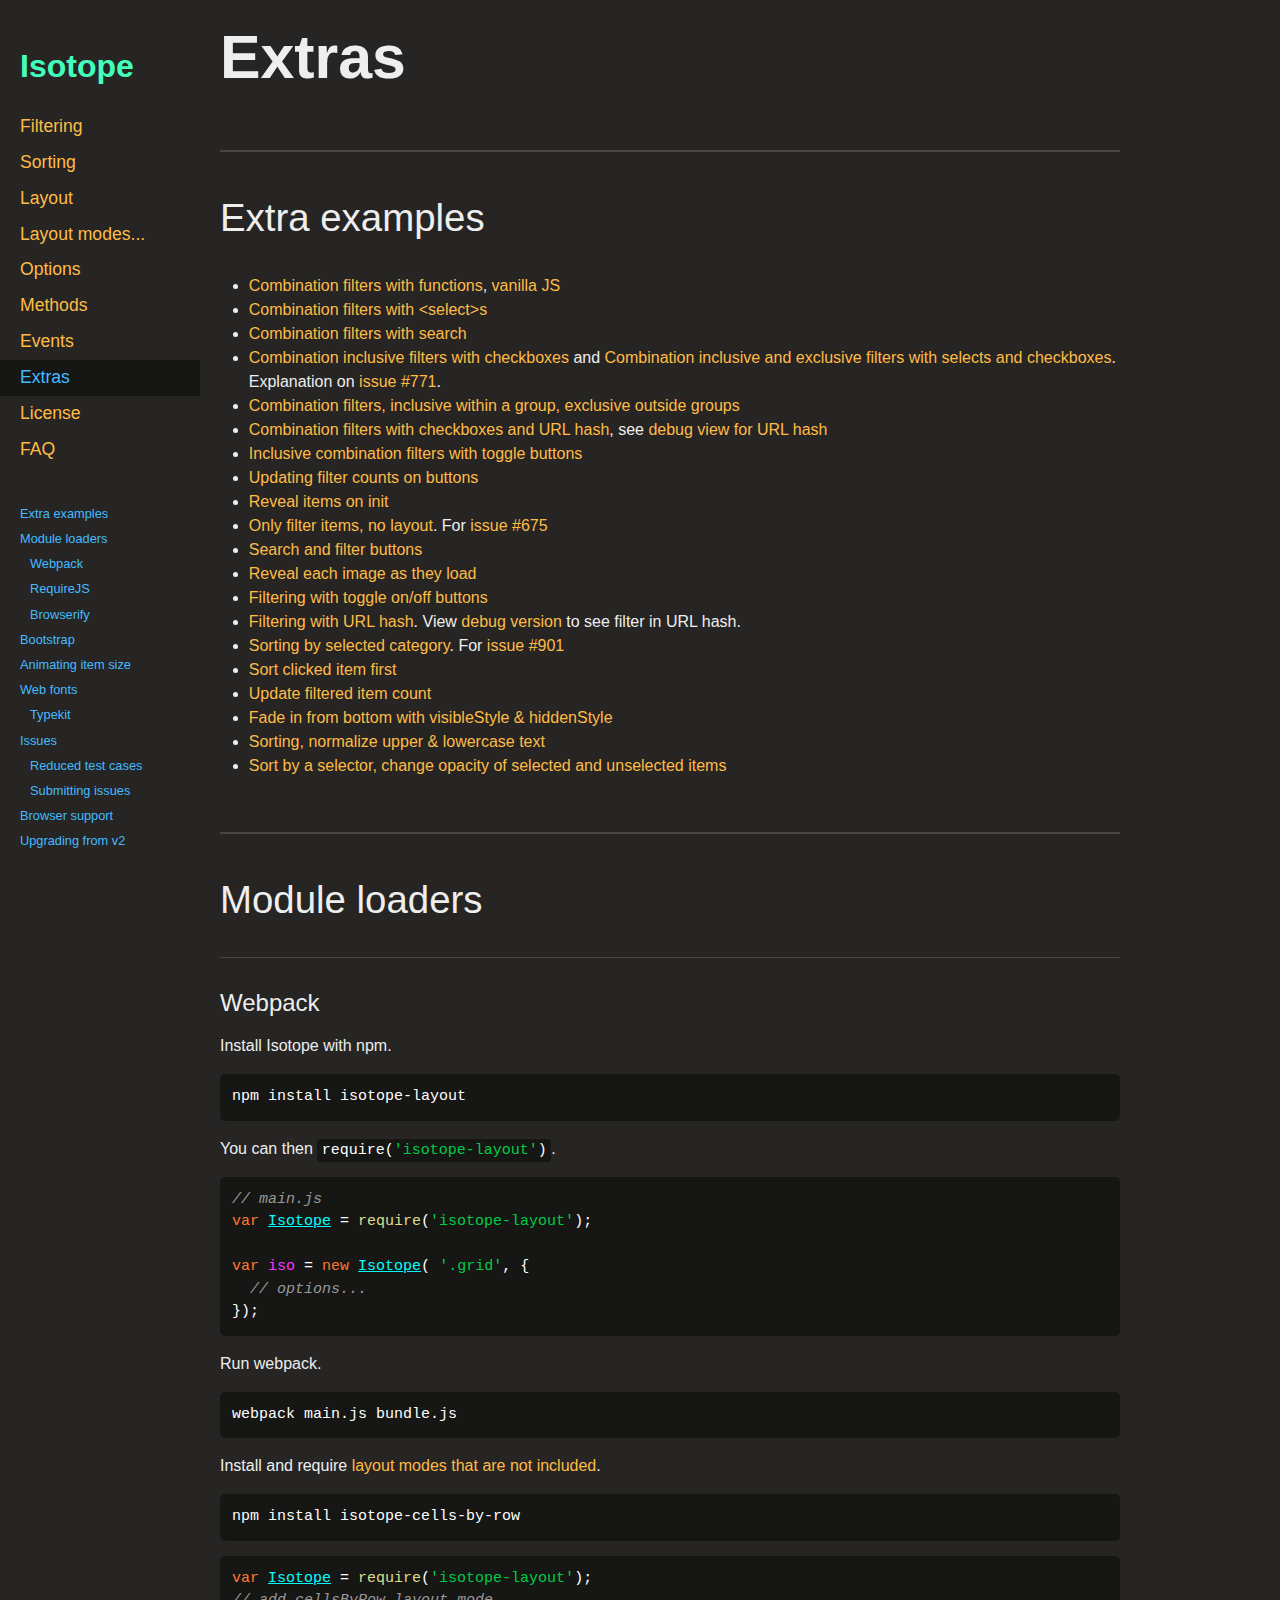
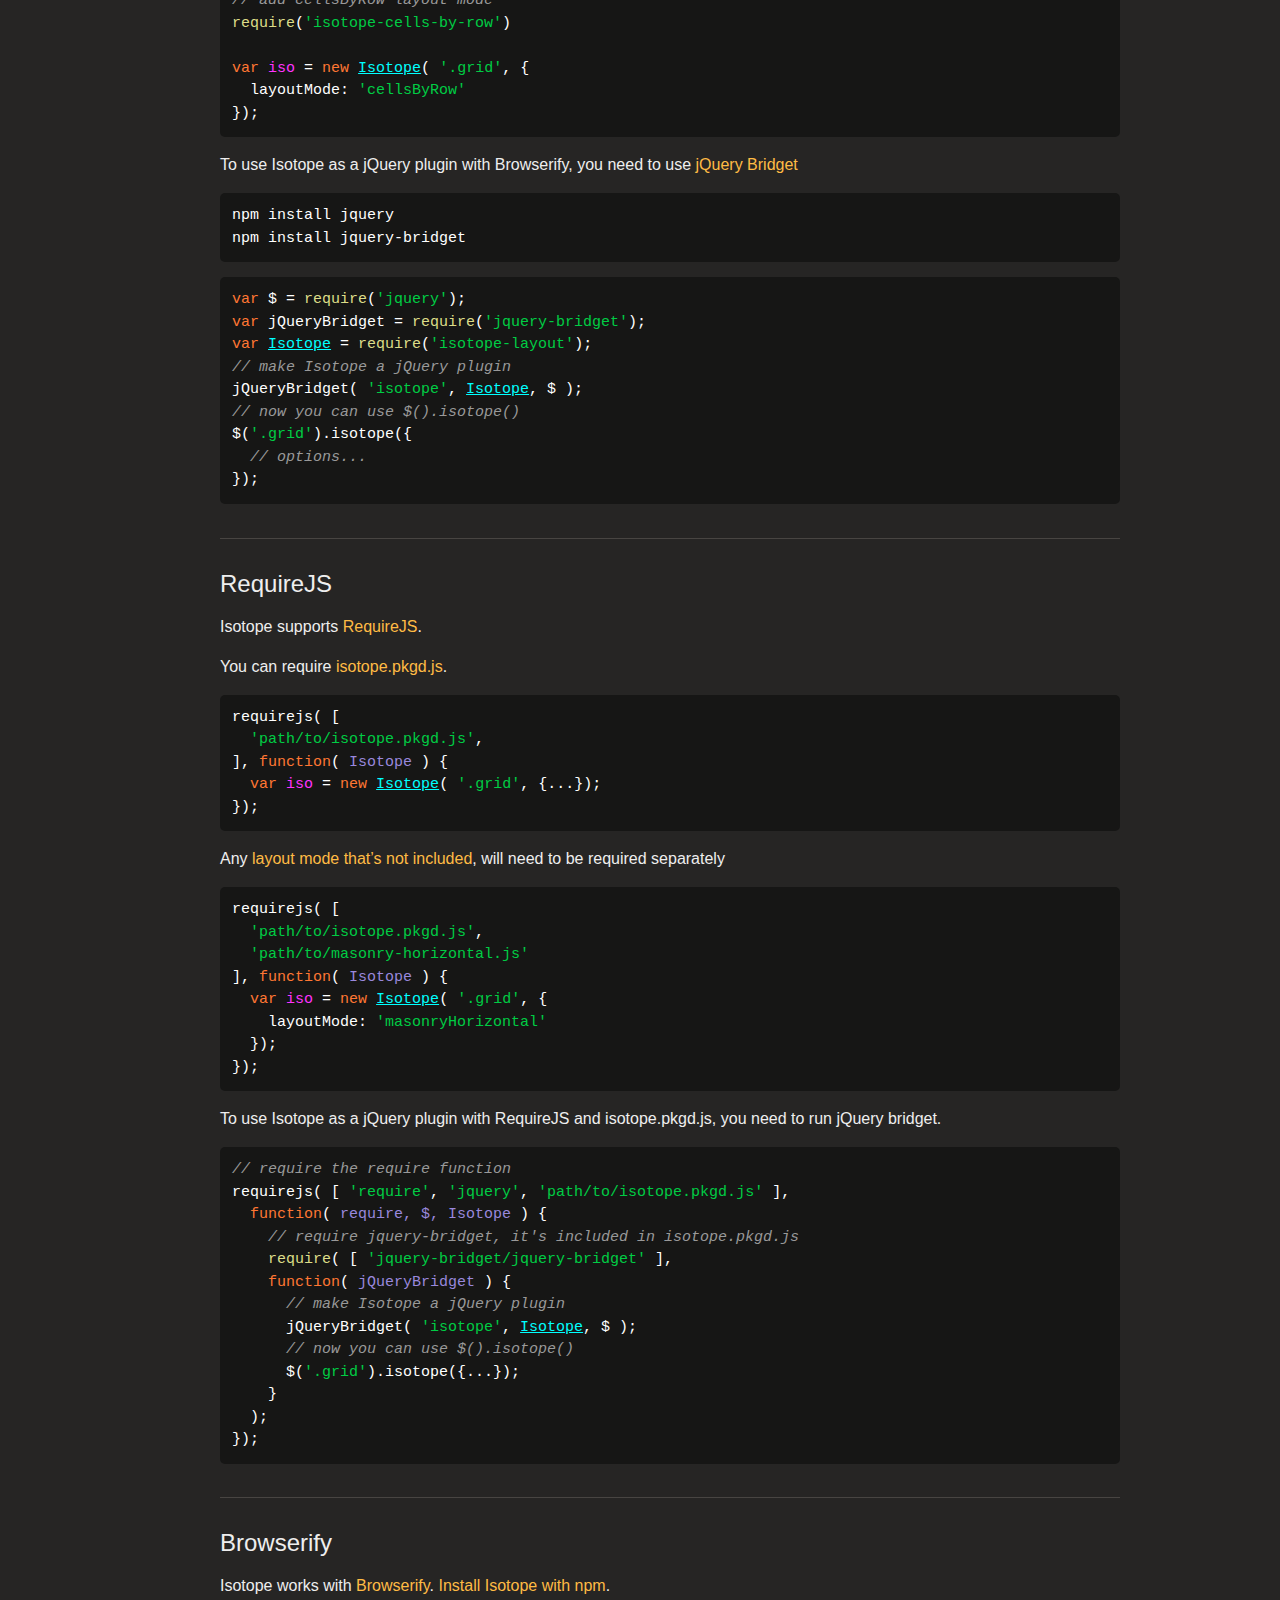
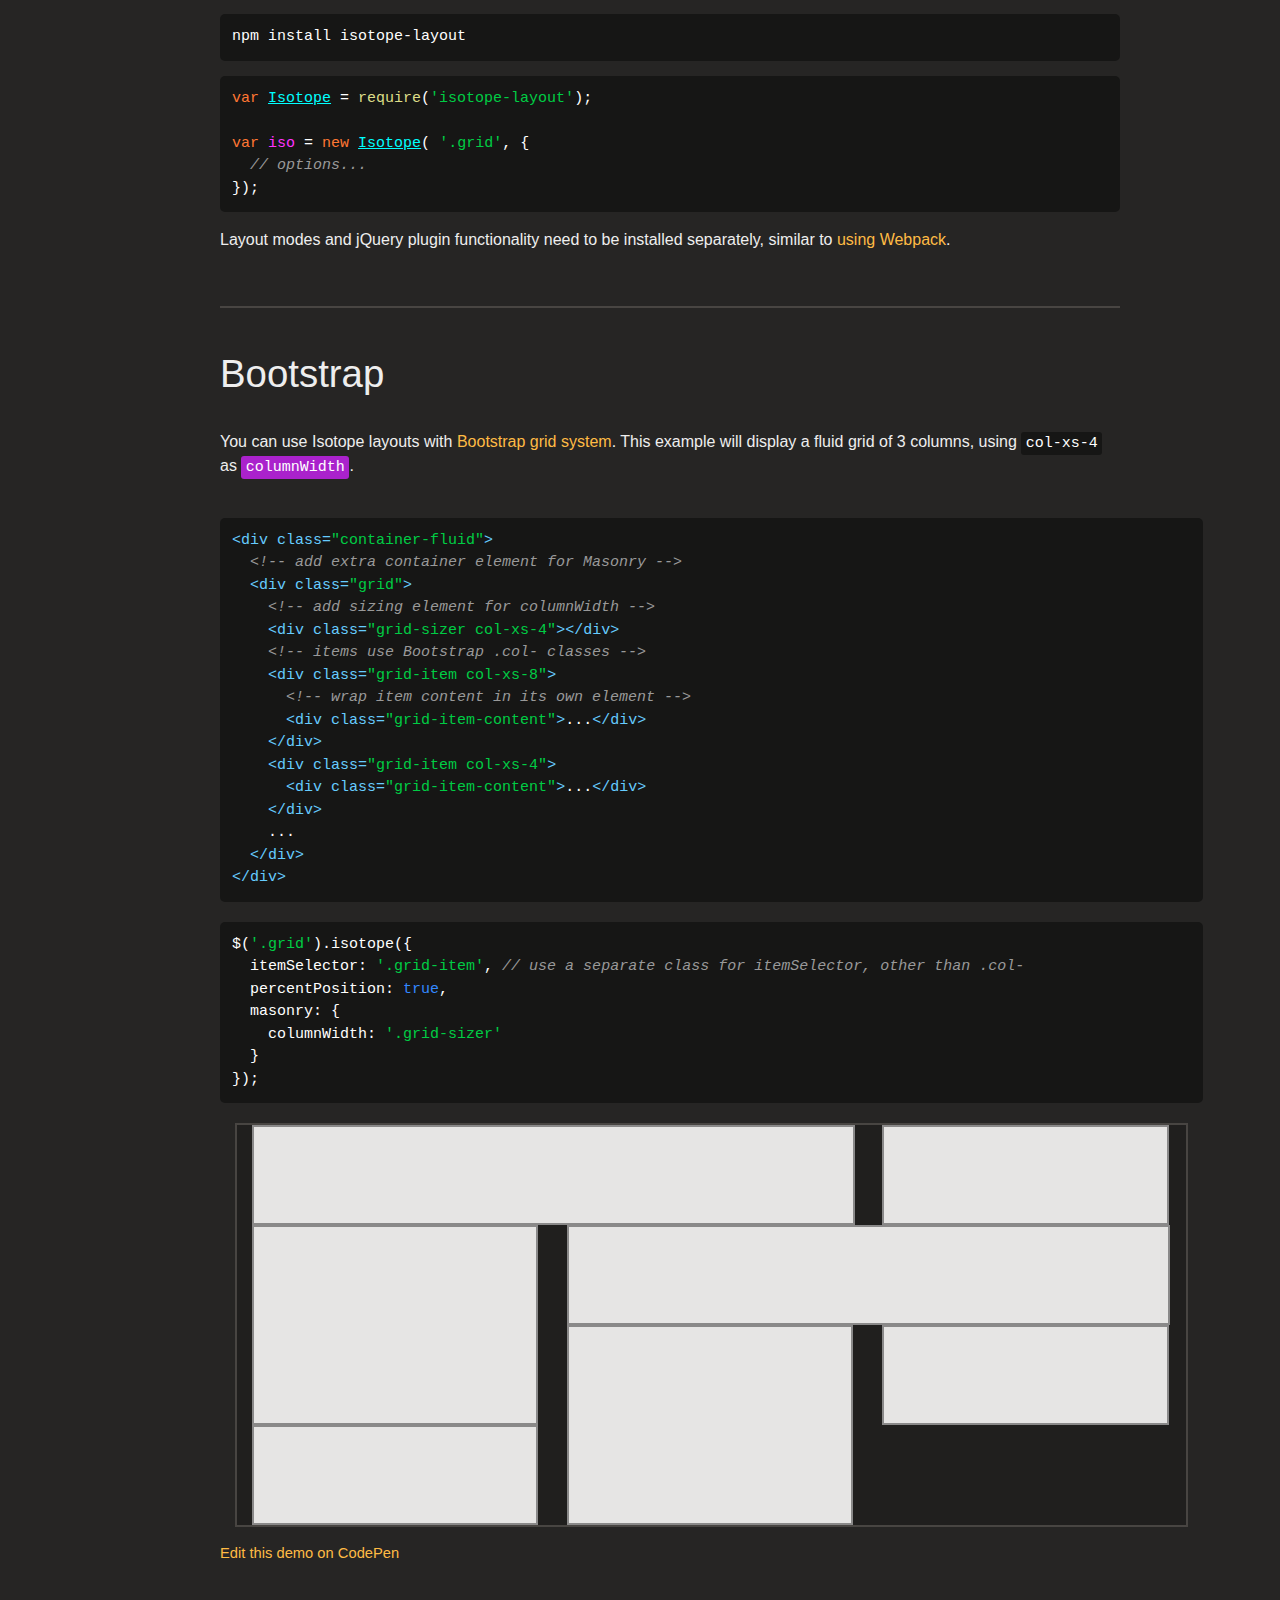
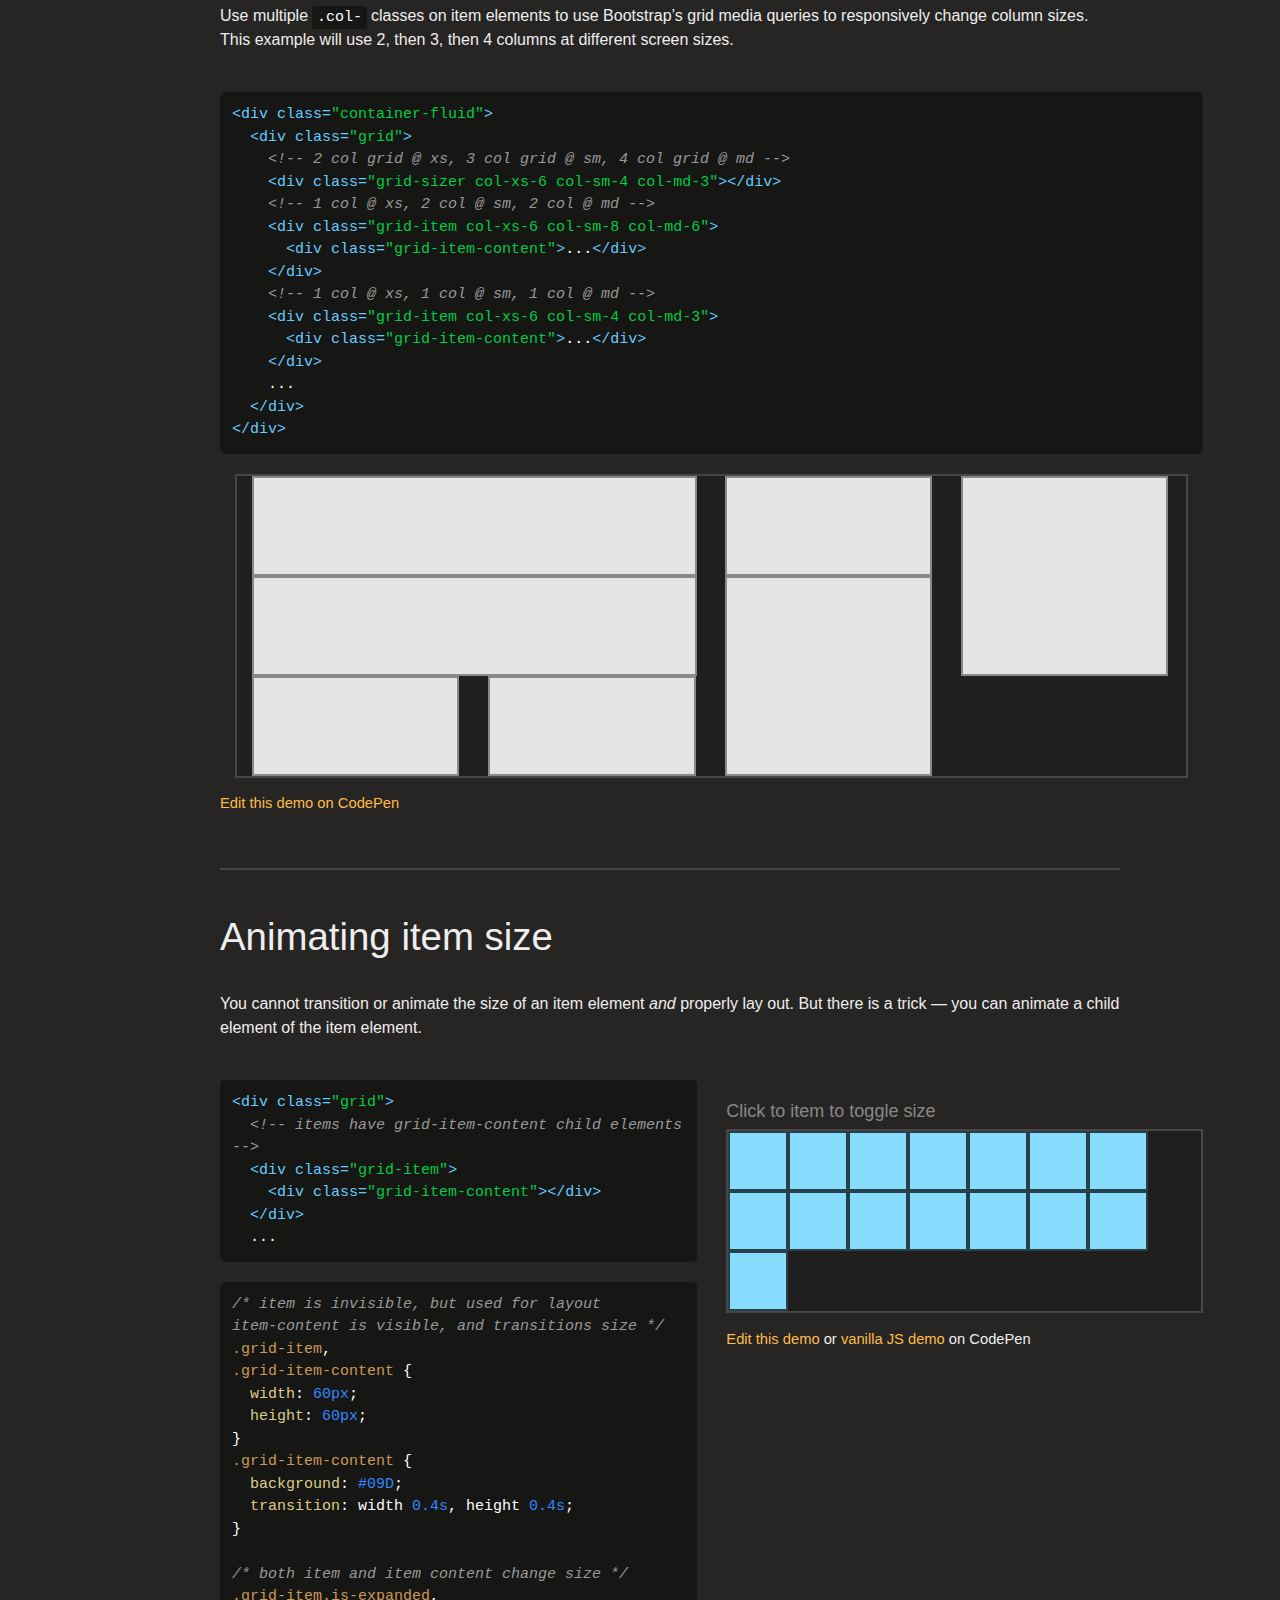
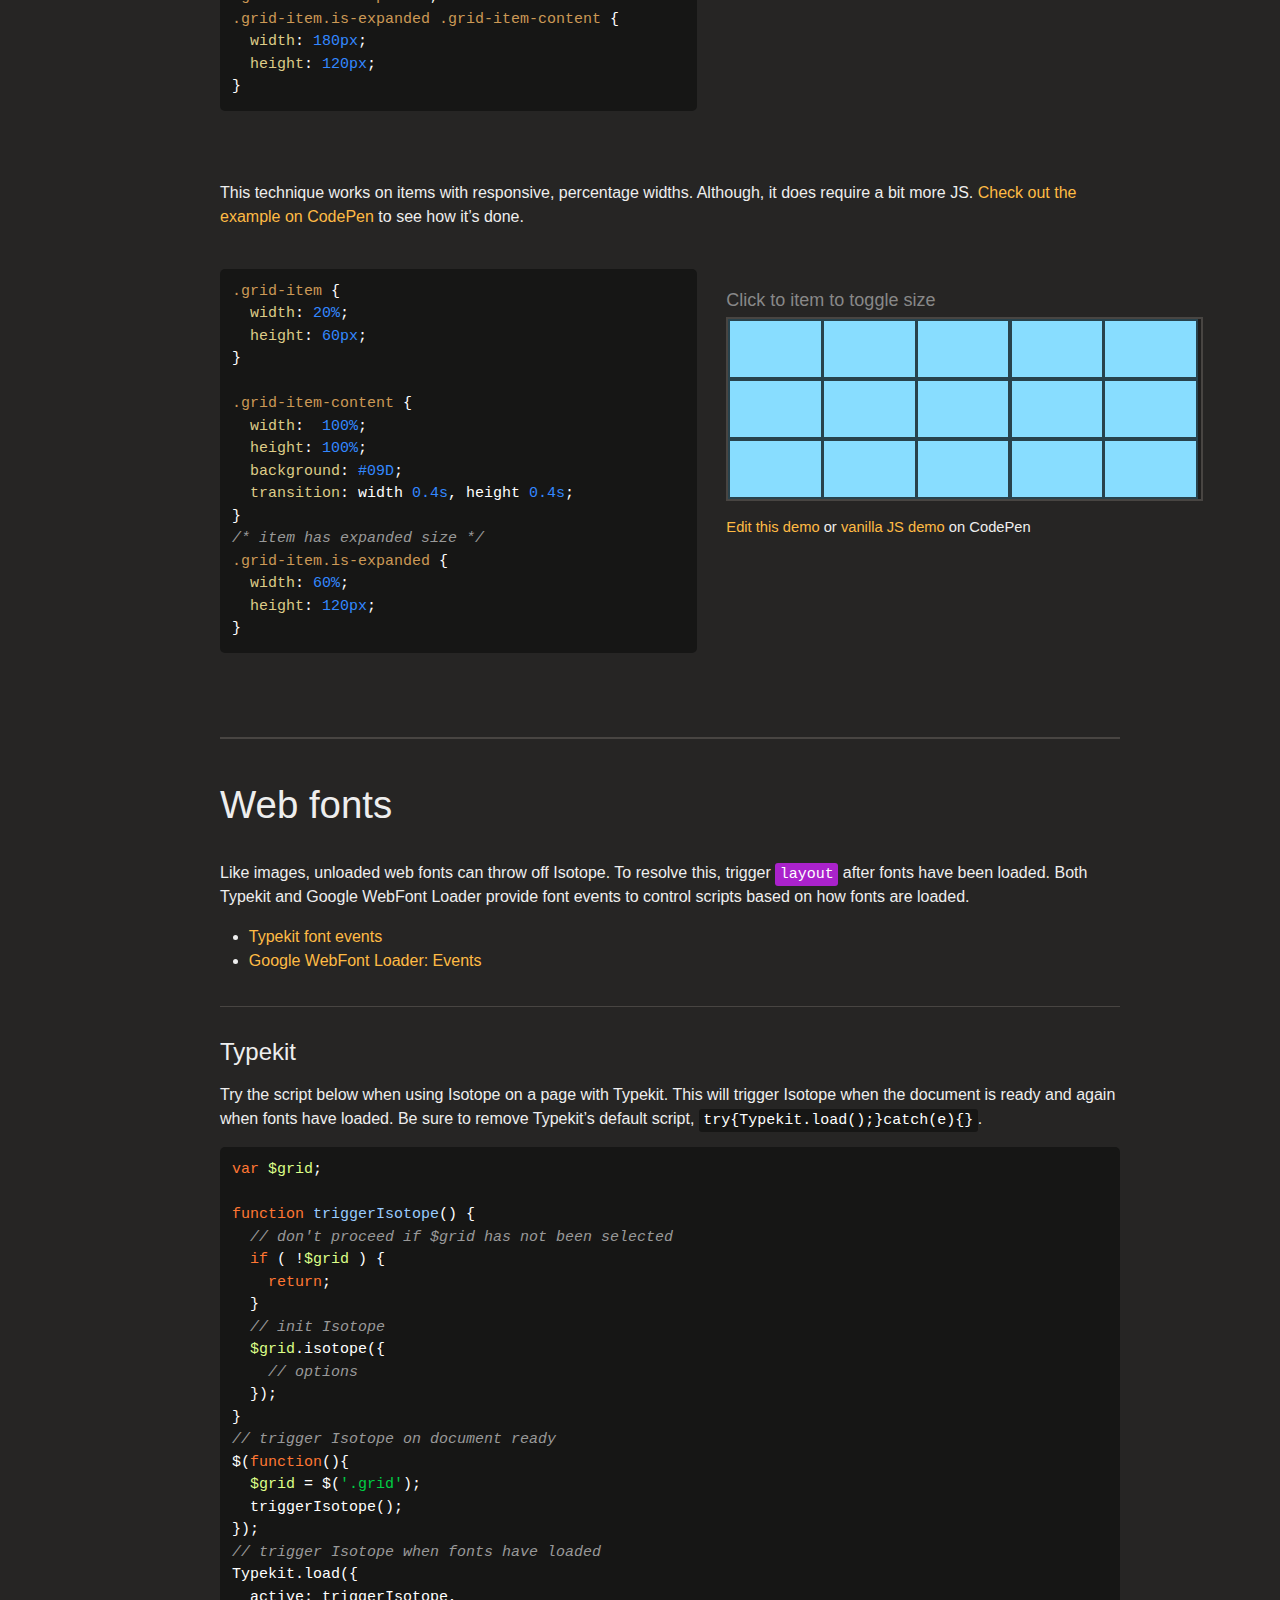
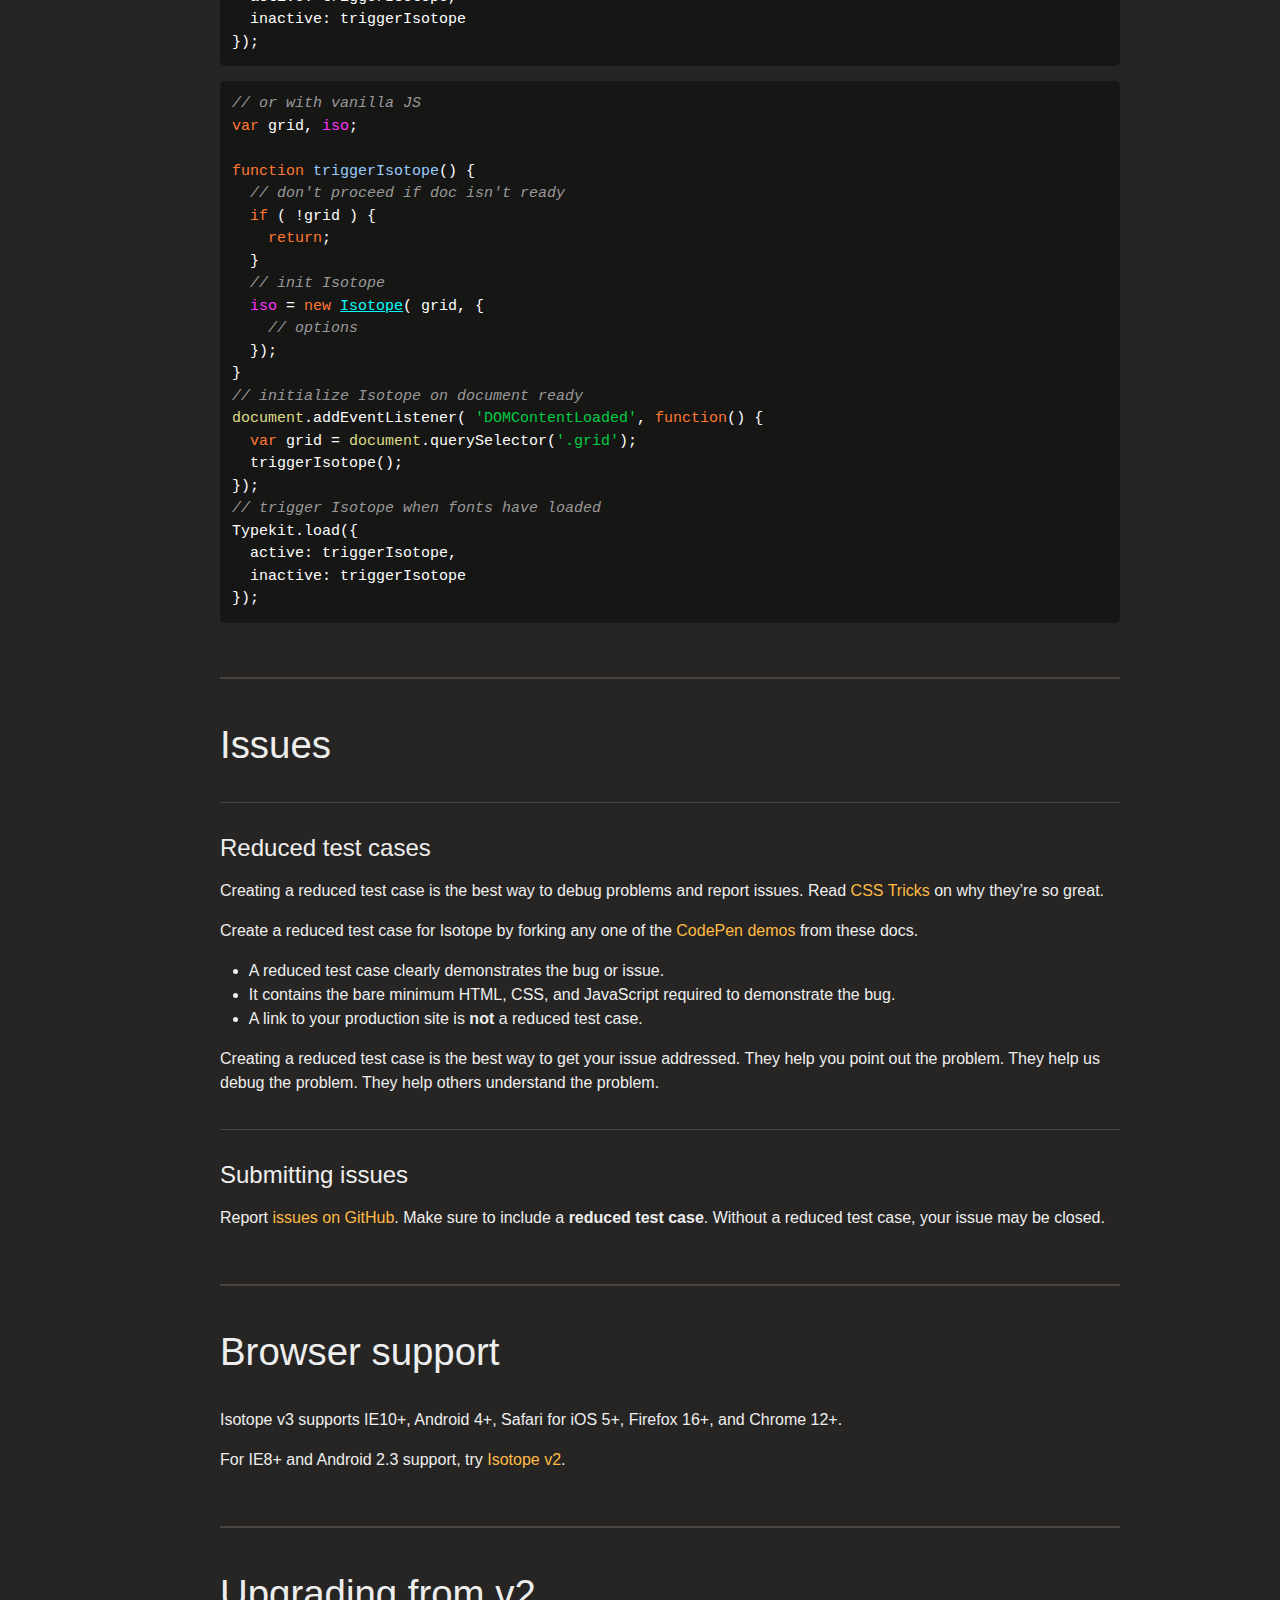
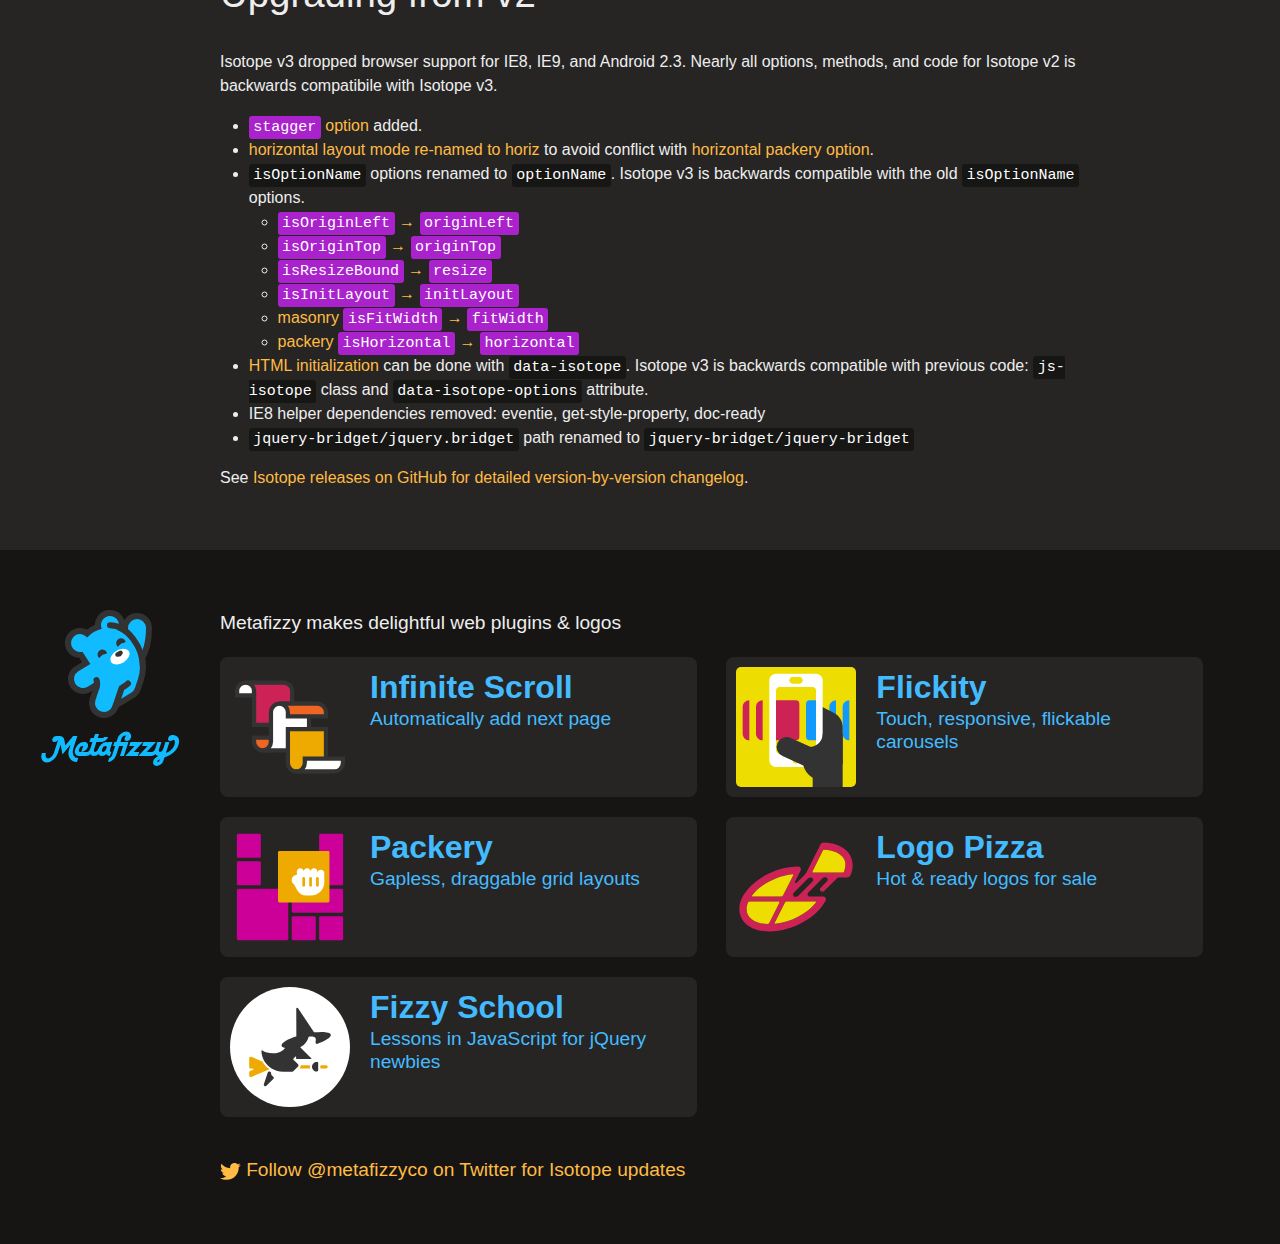
<file: js/isotope-docs/extras.html>
<!doctype html>
<html class="export" lang="en">
<head>
  <meta charset="utf-8">
  <meta name="viewport" content="width=device-width">
  <meta name="description" content="Filter &amp; sort magical layouts">

  <title>Isotope &#xB7; Extras</title>

    <!-- Isotope does not require any CSS files -->
    <link rel="stylesheet" href="css/isotope-docs.css?6" media="screen">

  <meta name="twitter:card" content="summary">
  <meta name="twitter:site" content="@metafizzyco">
  <meta name="twitter:url" content="https://isotope.metafizzy.co/extras.html">
  <meta name="twitter:title" content="Isotope Extras">
  <meta name="twitter:description" content="Filter &amp; sort magical layouts">

</head>
<body class="page--extras">


  <div class="nav">
    <h1 class="nav__title"><a href=".">Isotope</a></h1>
  
    <ol class="site-nav">
      <li class="site-nav__item site-nav__item--filtering">
        <a class="site-nav__item__link" href="filtering.html">Filtering</a></li>
      <li class="site-nav__item site-nav__item--sorting">
        <a class="site-nav__item__link" href="sorting.html">Sorting</a></li>
      <li class="site-nav__item site-nav__item--layout ">
        <a class="site-nav__item__link" href="layout.html">Layout</a>
      </li>
      <li class="site-nav__item site-nav__item--layout-modes sub-nav-parent">
        <a class="site-nav__item__link" href="layout-modes.html">Layout modes</a>
        <ul class="sub-nav">
            <li class="sub-nav__item sub-nav__item--masonry">
              <a class="sub-nav__item__link" href="layout-modes/masonry.html">masonry</a></li>
            <li class="sub-nav__item sub-nav__item--fitrows">
              <a class="sub-nav__item__link" href="layout-modes/fitrows.html">fitRows</a></li>
            <li class="sub-nav__item sub-nav__item--vertical">
              <a class="sub-nav__item__link" href="layout-modes/vertical.html">vertical</a></li>
            <li class="sub-nav__item sub-nav__item--packery">
              <a class="sub-nav__item__link" href="layout-modes/packery.html">packery</a></li>
            <li class="sub-nav__item sub-nav__item--cellsbyrow">
              <a class="sub-nav__item__link" href="layout-modes/cellsbyrow.html">cellsByRow</a></li>
            <li class="sub-nav__item sub-nav__item--masonryhorizontal">
              <a class="sub-nav__item__link" href="layout-modes/masonryhorizontal.html">masonryHorizontal</a></li>
            <li class="sub-nav__item sub-nav__item--fitcolumns">
              <a class="sub-nav__item__link" href="layout-modes/fitcolumns.html">fitColumns</a></li>
            <li class="sub-nav__item sub-nav__item--cellsbycolumn">
              <a class="sub-nav__item__link" href="layout-modes/cellsbycolumn.html">cellsByColumn</a></li>
            <li class="sub-nav__item sub-nav__item--horiz">
              <a class="sub-nav__item__link" href="layout-modes/horiz.html">horiz</a></li>
        </ul>
      </li>
      <li class="site-nav__item site-nav__item--options">
        <a class="site-nav__item__link" href="options.html">Options</a></li>
      <li class="site-nav__item site-nav__item--methods">
        <a class="site-nav__item__link" href="methods.html">Methods</a></li>
      <li class="site-nav__item site-nav__item--events">
        <a class="site-nav__item__link" href="events.html">Events</a></li>
      <li class="site-nav__item site-nav__item--extras">
        <a class="site-nav__item__link" href="extras.html">Extras</a></li>
      <li class="site-nav__item site-nav__item--license">
        <a class="site-nav__item__link" href="license.html">License</a></li>
      <li class="site-nav__item site-nav__item--faq">
        <a class="site-nav__item__link" href="faq.html">FAQ</a></li>
    </ol>
  
    <ul class="page-nav" data-js="page-nav">
<li class="page-nav__item page-nav__item--h2"><a href="#extra-examples">Extra examples</a></li>
<li class="page-nav__item page-nav__item--h2"><a href="#module-loaders">Module loaders</a></li>
<li class="page-nav__item page-nav__item--h3"><a href="#webpack">Webpack</a></li>
<li class="page-nav__item page-nav__item--h3"><a href="#requirejs">RequireJS</a></li>
<li class="page-nav__item page-nav__item--h3"><a href="#browserify">Browserify</a></li>
<li class="page-nav__item page-nav__item--h2"><a href="#bootstrap">Bootstrap</a></li>
<li class="page-nav__item page-nav__item--h2"><a href="#animating-item-size">Animating item size</a></li>
<li class="page-nav__item page-nav__item--h2"><a href="#web-fonts">Web fonts</a></li>
<li class="page-nav__item page-nav__item--h3"><a href="#typekit">Typekit</a></li>
<li class="page-nav__item page-nav__item--h2"><a href="#issues">Issues</a></li>
<li class="page-nav__item page-nav__item--h3"><a href="#reduced-test-cases">Reduced test cases</a></li>
<li class="page-nav__item page-nav__item--h3"><a href="#submitting-issues">Submitting issues</a></li>
<li class="page-nav__item page-nav__item--h2"><a href="#browser-support">Browser support</a></li>
<li class="page-nav__item page-nav__item--h2"><a href="#upgrading-from-v2">Upgrading from v2</a></li>
</ul>
  </div>


  <div id="content" class="main">
    <div class="container">
        <h1>Extras</h1>



<h2 id="extra-examples">Extra examples</h2>

<ul>
  <li><a href="https://codepen.io/desandro/pen/owAyG/">Combination filters with functions</a>, <a href="https://codepen.io/desandro/pen/pOjMdx">vanilla JS</a></li>
  <li><a href="https://codepen.io/desandro/pen/GBJERB">Combination filters with &lt;select&gt;s</a></li>
  <li><a href="https://codepen.io/desandro/pen/WyOZjx">Combination filters with search</a></li>
  <li><a href="https://codepen.io/desandro/pen/JGKyrY">Combination inclusive filters with checkboxes</a> and <a href="https://codepen.io/desandro/pen/GFbAs">Combination inclusive and exclusive filters with selects and checkboxes</a>. Explanation on <a href="https://github.com/metafizzy/isotope/issues/771#issuecomment-50991110">issue #771</a>.</li>
  <li><a href="https://codepen.io/desandro/pen/MebyMR">Combination filters, inclusive within a group, exclusive outside groups</a></li>
  <li><a href="https://codepen.io/desandro/pen/NgqxjW">Combination filters with checkboxes and URL hash</a>, see <a href="https://s.codepen.io/desandro/debug/NgqxjW#filter=.green%2C.orange">debug view for URL hash</a></li>
  <li><a href="https://codepen.io/desandro/pen/zrMXQv">Inclusive combination filters with toggle buttons</a></li>
  <li><a href="https://codepen.io/desandro/pen/pyxwem/">Updating filter counts on buttons</a></li>
  <li><a href="https://codepen.io/desandro/pen/Kpvyd">Reveal items on init</a></li>
  <li><a href="https://codepen.io/desandro/pen/AEslp">Only filter items, no layout</a>. For <a href="https://github.com/metafizzy/isotope/issues/675#issuecomment-40675160">issue #675</a></li>
  <li><a href="https://codepen.io/desandro/pen/mCdbD">Search and filter buttons</a></li>
  <li><a href="https://codepen.io/desandro/pen/bsHix">Reveal each image as they load</a></li>
  <li><a href="https://codepen.io/desandro/pen/vEJbNr">Filtering with toggle on/off buttons</a></li>
  <li><a href="https://codepen.io/desandro/pen/vErxXj">Filtering with URL hash</a>. View <a href="https://s.codepen.io/desandro/debug/vErxXj#filter=%3Anot(.transition)">debug version</a> to see filter in URL hash.</li>
  <li><a href="https://codepen.io/desandro/pen/zGZywM">Sorting by selected category</a>. For <a href="https://github.com/metafizzy/isotope/issues/901">issue #901</a></li>
  <li><a href="https://codepen.io/desandro/pen/dXYBRE">Sort clicked item first</a></li>
  <li><a href="https://codepen.io/desandro/pen/pbkbBO">Update filtered item count</a></li>
  <li><a href="https://codepen.io/desandro/pen/qjXKBp">Fade in from bottom with visibleStyle &amp; hiddenStyle</a></li>
  <li><a href="https://codepen.io/desandro/pen/OQwEgK">Sorting, normalize upper &amp; lowercase text</a></li>
  <li><a href="https://codepen.io/desandro/pen/WJoOrM/">Sort by a selector, change opacity of selected and unselected items</a></li>
</ul>


<h2 id="module-loaders">Module loaders</h2>


<h3 id="webpack">Webpack</h3>

<p>Install Isotope with npm.</p>

<pre><code class="bash">npm install isotope-layout
</code></pre>

<p>You can then <code>require(<span class="string">&apos;isotope-layout&apos;</span>)</code>.</p>

<pre><code class="js"><span class="comment">// main.js</span>
<span class="keyword">var</span> <span class="isotope_keyword">Isotope</span> = <span class="built_in">require</span>(<span class="string">&apos;isotope-layout&apos;</span>);

<span class="keyword">var</span> <span class="isotope_var">iso</span> = <span class="keyword">new</span> <span class="isotope_keyword">Isotope</span>( <span class="string">&apos;.grid&apos;</span>, {
  <span class="comment">// options...</span>
});
</code></pre>

<p>Run webpack.</p>


<pre><code class="bash">webpack main.js bundle.js
</code></pre>

<p>Install and require <a href="layout-modes.html#included-modes">layout modes that are not included</a>.</p>

<pre><code class="bash">npm install isotope-cells-by-row
</code></pre>

<pre><code class="js"><span class="keyword">var</span> <span class="isotope_keyword">Isotope</span> = <span class="built_in">require</span>(<span class="string">&apos;isotope-layout&apos;</span>);
<span class="comment">// add cellsByRow layout mode</span>
<span class="built_in">require</span>(<span class="string">&apos;isotope-cells-by-row&apos;</span>)

<span class="keyword">var</span> <span class="isotope_var">iso</span> = <span class="keyword">new</span> <span class="isotope_keyword">Isotope</span>( <span class="string">&apos;.grid&apos;</span>, {
  <span class="attr">layoutMode</span>: <span class="string">&apos;cellsByRow&apos;</span>
});
</code></pre>

<p id="browserify-jquery">To use Isotope as a jQuery plugin with Browserify, you need to use <a href="https://www.npmjs.com/package/jquery-bridget">jQuery Bridget</a></p>

<pre><code class="bash">npm install jquery
npm install jquery-bridget
</code></pre>

<pre><code class="js"><span class="keyword">var</span> $ = <span class="built_in">require</span>(<span class="string">&apos;jquery&apos;</span>);
<span class="keyword">var</span> jQueryBridget = <span class="built_in">require</span>(<span class="string">&apos;jquery-bridget&apos;</span>);
<span class="keyword">var</span> <span class="isotope_keyword">Isotope</span> = <span class="built_in">require</span>(<span class="string">&apos;isotope-layout&apos;</span>);
<span class="comment">// make Isotope a jQuery plugin</span>
jQueryBridget( <span class="string">&apos;isotope&apos;</span>, <span class="isotope_keyword">Isotope</span>, $ );
<span class="comment">// now you can use $().isotope()</span>
$(<span class="string">&apos;.grid&apos;</span>).isotope({
  <span class="comment">// options...</span>
});
</code></pre>



<h3 id="requirejs">RequireJS</h3>

<p>Isotope supports <a href="http://requirejs.org">RequireJS</a>.</p>

<p>You can require <a href="isotope.pkgd.js">isotope.pkgd.js</a>.</p>

<pre><code class="js">requirejs( [
  <span class="string">&apos;path/to/isotope.pkgd.js&apos;</span>,
], <span class="function"><span class="keyword">function</span>(<span class="params"> Isotope </span>) </span>{
  <span class="keyword">var</span> <span class="isotope_var">iso</span> = <span class="keyword">new</span> <span class="isotope_keyword">Isotope</span>( <span class="string">&apos;.grid&apos;</span>, {...});
});
</code></pre>

<p id="requirejs-layout-modes">Any <a href="layout-modes.html#included-modes">layout mode that&#x2019;s not included</a>, will need to be required separately</p>

<pre><code class="js">requirejs( [
  <span class="string">&apos;path/to/isotope.pkgd.js&apos;</span>,
  <span class="string">&apos;path/to/masonry-horizontal.js&apos;</span>
], <span class="function"><span class="keyword">function</span>(<span class="params"> Isotope </span>) </span>{
  <span class="keyword">var</span> <span class="isotope_var">iso</span> = <span class="keyword">new</span> <span class="isotope_keyword">Isotope</span>( <span class="string">&apos;.grid&apos;</span>, {
    <span class="attr">layoutMode</span>: <span class="string">&apos;masonryHorizontal&apos;</span>
  });
});
</code></pre>

<p id="requirejs-pkgd-jquery">To use Isotope as a jQuery plugin with RequireJS and isotope.pkgd.js, you need to run jQuery bridget.</p>


<pre><code class="js"><span class="comment">// require the require function</span>
requirejs( [ <span class="string">&apos;require&apos;</span>, <span class="string">&apos;jquery&apos;</span>, <span class="string">&apos;path/to/isotope.pkgd.js&apos;</span> ],
  <span class="function"><span class="keyword">function</span>(<span class="params"> require, $, Isotope </span>) </span>{
    <span class="comment">// require jquery-bridget, it&apos;s included in isotope.pkgd.js</span>
    <span class="built_in">require</span>( [ <span class="string">&apos;jquery-bridget/jquery-bridget&apos;</span> ],
    <span class="function"><span class="keyword">function</span>(<span class="params"> jQueryBridget </span>) </span>{
      <span class="comment">// make Isotope a jQuery plugin</span>
      jQueryBridget( <span class="string">&apos;isotope&apos;</span>, <span class="isotope_keyword">Isotope</span>, $ );
      <span class="comment">// now you can use $().isotope()</span>
      $(<span class="string">&apos;.grid&apos;</span>).isotope({...});
    }
  );
});
</code></pre>



<h3 id="browserify">Browserify</h3>

<p>Isotope works with <a href="http://browserify.org">Browserify</a>. <a href="https://www.npmjs.com/package/isotope-layout">Install Isotope with npm</a>.</p>

<pre><code>npm install isotope-layout
</code></pre>

<pre><code class="js"><span class="keyword">var</span> <span class="isotope_keyword">Isotope</span> = <span class="built_in">require</span>(<span class="string">&apos;isotope-layout&apos;</span>);

<span class="keyword">var</span> <span class="isotope_var">iso</span> = <span class="keyword">new</span> <span class="isotope_keyword">Isotope</span>( <span class="string">&apos;.grid&apos;</span>, {
  <span class="comment">// options...</span>
});
</code></pre>

<p>Layout modes and jQuery plugin functionality need to be installed separately, similar to <a href="#webpack">using Webpack</a>.</p>


<h2 id="bootstrap">Bootstrap</h2>

<p>You can use Isotope layouts with <a href="http://getbootstrap.com/css/#grid">Bootstrap grid system</a>. This example will display a fluid grid of 3 columns, using <code>col-xs-4</code> as <a href="layout-modes/masonry.html#columnwidth"><code>columnWidth</code></a>.</p>

<div class="example">
  <div class="example__code">
<pre><code class="html"><span class="tag">&lt;<span class="name">div</span> <span class="attr">class</span>=<span class="string">&quot;container-fluid&quot;</span>&gt;</span>
  <span class="comment">&lt;!-- add extra container element for Masonry --&gt;</span>
  <span class="tag">&lt;<span class="name">div</span> <span class="attr">class</span>=<span class="string">&quot;grid&quot;</span>&gt;</span>
    <span class="comment">&lt;!-- add sizing element for columnWidth --&gt;</span>
    <span class="tag">&lt;<span class="name">div</span> <span class="attr">class</span>=<span class="string">&quot;grid-sizer col-xs-4&quot;</span>&gt;</span><span class="tag">&lt;/<span class="name">div</span>&gt;</span>
    <span class="comment">&lt;!-- items use Bootstrap .col- classes --&gt;</span>
    <span class="tag">&lt;<span class="name">div</span> <span class="attr">class</span>=<span class="string">&quot;grid-item col-xs-8&quot;</span>&gt;</span>
      <span class="comment">&lt;!-- wrap item content in its own element --&gt;</span>
      <span class="tag">&lt;<span class="name">div</span> <span class="attr">class</span>=<span class="string">&quot;grid-item-content&quot;</span>&gt;</span>...<span class="tag">&lt;/<span class="name">div</span>&gt;</span>
    <span class="tag">&lt;/<span class="name">div</span>&gt;</span>
    <span class="tag">&lt;<span class="name">div</span> <span class="attr">class</span>=<span class="string">&quot;grid-item col-xs-4&quot;</span>&gt;</span>
      <span class="tag">&lt;<span class="name">div</span> <span class="attr">class</span>=<span class="string">&quot;grid-item-content&quot;</span>&gt;</span>...<span class="tag">&lt;/<span class="name">div</span>&gt;</span>
    <span class="tag">&lt;/<span class="name">div</span>&gt;</span>
    ...
  <span class="tag">&lt;/<span class="name">div</span>&gt;</span>
<span class="tag">&lt;/<span class="name">div</span>&gt;</span>
</code></pre>

<pre><code class="js">$(<span class="string">&apos;.grid&apos;</span>).isotope({
  <span class="attr">itemSelector</span>: <span class="string">&apos;.grid-item&apos;</span>, <span class="comment">// use a separate class for itemSelector, other than .col-</span>
  percentPosition: <span class="literal">true</span>,
  <span class="attr">masonry</span>: {
    <span class="attr">columnWidth</span>: <span class="string">&apos;.grid-sizer&apos;</span>
  }
});
</code></pre>
  </div>
  <div class="example__demo">
  
    <div class="bootstrap-3__container-fluid">
      <div class="grid js-masonry" data-masonry-options="{ &quot;itemSelector&quot;: &quot;.bootstrap-3__grid-item&quot;, &quot;columnWidth&quot;: &quot;.grid-sizer&quot;, &quot;percentPosition&quot;: true }">
        <div class="grid-sizer bootstrap-3__col-xs-4"></div>
        <div class="bootstrap-3__grid-item bootstrap-3__col-xs-8">
          <div class="bootstrap-3__grid-item-content"></div>
        </div>
        <div class="bootstrap-3__grid-item bootstrap-3__col-xs-4">
          <div class="bootstrap-3__grid-item-content"></div>
        </div>
        <div class="bootstrap-3__grid-item bootstrap-3__col-xs-4">
          <div class="bootstrap-3__grid-item-content bootstrap-3__grid-item-content--height2"></div>
        </div>
        <div class="bootstrap-3__grid-item bootstrap-3__col-xs-8">
          <div class="bootstrap-3__grid-item-content"></div>
        </div>
        <div class="bootstrap-3__grid-item bootstrap-3__col-xs-4">
          <div class="bootstrap-3__grid-item-content bootstrap-3__grid-item-content--height2"></div>
        </div>
        <div class="bootstrap-3__grid-item bootstrap-3__col-xs-4">
          <div class="bootstrap-3__grid-item-content"></div>
        </div>
        <div class="bootstrap-3__grid-item bootstrap-3__col-xs-4">
          <div class="bootstrap-3__grid-item-content"></div>
        </div>
      </div>
  
    </div>
  
    <p class="edit-demo">
        <a href="https://codepen.io/desandro/pen/yeezdp">Edit this demo on CodePen</a>
    </p>
  </div>
</div>

<p>Use multiple <code>.col-</code> classes on item elements to use Bootstrap&#x2019;s grid media queries to responsively change column sizes. This example will use 2, then 3, then 4 columns at different screen sizes.</p>

<div class="example">
  <div class="example__code">
<pre><code class="html"><span class="tag">&lt;<span class="name">div</span> <span class="attr">class</span>=<span class="string">&quot;container-fluid&quot;</span>&gt;</span>
  <span class="tag">&lt;<span class="name">div</span> <span class="attr">class</span>=<span class="string">&quot;grid&quot;</span>&gt;</span>
    <span class="comment">&lt;!-- 2 col grid @ xs, 3 col grid @ sm, 4 col grid @ md --&gt;</span>
    <span class="tag">&lt;<span class="name">div</span> <span class="attr">class</span>=<span class="string">&quot;grid-sizer col-xs-6 col-sm-4 col-md-3&quot;</span>&gt;</span><span class="tag">&lt;/<span class="name">div</span>&gt;</span>
    <span class="comment">&lt;!-- 1 col @ xs, 2 col @ sm, 2 col @ md --&gt;</span>
    <span class="tag">&lt;<span class="name">div</span> <span class="attr">class</span>=<span class="string">&quot;grid-item col-xs-6 col-sm-8 col-md-6&quot;</span>&gt;</span>
      <span class="tag">&lt;<span class="name">div</span> <span class="attr">class</span>=<span class="string">&quot;grid-item-content&quot;</span>&gt;</span>...<span class="tag">&lt;/<span class="name">div</span>&gt;</span>
    <span class="tag">&lt;/<span class="name">div</span>&gt;</span>
    <span class="comment">&lt;!-- 1 col @ xs, 1 col @ sm, 1 col @ md --&gt;</span>
    <span class="tag">&lt;<span class="name">div</span> <span class="attr">class</span>=<span class="string">&quot;grid-item col-xs-6 col-sm-4 col-md-3&quot;</span>&gt;</span>
      <span class="tag">&lt;<span class="name">div</span> <span class="attr">class</span>=<span class="string">&quot;grid-item-content&quot;</span>&gt;</span>...<span class="tag">&lt;/<span class="name">div</span>&gt;</span>
    <span class="tag">&lt;/<span class="name">div</span>&gt;</span>
    ...
  <span class="tag">&lt;/<span class="name">div</span>&gt;</span>
<span class="tag">&lt;/<span class="name">div</span>&gt;</span>
</code></pre>
  </div>
  <div class="example__demo">
  
    <div class="bootstrap-3__container-fluid">
      <div class="grid js-masonry" data-masonry-options="{ &quot;itemSelector&quot;: &quot;.bootstrap-3__grid-item&quot;, &quot;columnWidth&quot;: &quot;.grid-sizer&quot;, &quot;percentPosition&quot;: true }">
        <div class="grid-sizer bootstrap-3__col-xs-6 bootstrap-3__col-sm-4 bootstrap-3__col-md-3"></div>
        <div class="bootstrap-3__grid-item bootstrap-3__col-xs-6 bootstrap-3__col-sm-8 bootstrap-3__col-md-6">
          <div class="bootstrap-3__grid-item-content"></div>
        </div>
        <div class="bootstrap-3__grid-item bootstrap-3__col-xs-6 bootstrap-3__col-sm-4 bootstrap-3__col-md-3">
          <div class="bootstrap-3__grid-item-content"></div>
        </div>
        <div class="bootstrap-3__grid-item bootstrap-3__col-xs-6 bootstrap-3__col-sm-4 bootstrap-3__col-md-3">
          <div class="bootstrap-3__grid-item-content bootstrap-3__grid-item-content--height2"></div>
        </div>
        <div class="bootstrap-3__grid-item bootstrap-3__col-xs-6 bootstrap-3__col-sm-8 bootstrap-3__col-md-6">
          <div class="bootstrap-3__grid-item-content"></div>
        </div>
        <div class="bootstrap-3__grid-item bootstrap-3__col-xs-6 bootstrap-3__col-sm-4 bootstrap-3__col-md-3">
          <div class="bootstrap-3__grid-item-content bootstrap-3__grid-item-content--height2"></div>
        </div>
        <div class="bootstrap-3__grid-item bootstrap-3__col-xs-6 bootstrap-3__col-sm-4 bootstrap-3__col-md-3">
          <div class="bootstrap-3__grid-item-content"></div>
        </div>
        <div class="bootstrap-3__grid-item bootstrap-3__col-xs-6 bootstrap-3__col-sm-4 bootstrap-3__col-md-3">
          <div class="bootstrap-3__grid-item-content"></div>
        </div>
      </div>
  
    </div>
  
    <p class="edit-demo">
        <a href="https://codepen.io/desandro/pen/addLrQ">Edit this demo on CodePen</a>
    </p>
  </div>
</div>


<h2 id="animating-item-size">Animating item size</h2>

<p>You cannot transition or animate the size of an item element <em>and</em> properly lay out. But there is a trick &#x2014; you can animate a child element of the item element.</p>

<div class="duo example">
  <div class="duo__cell example__code">
<pre><code class="html"><span class="tag">&lt;<span class="name">div</span> <span class="attr">class</span>=<span class="string">&quot;grid&quot;</span>&gt;</span>
  <span class="comment">&lt;!-- items have grid-item-content child elements --&gt;</span>
  <span class="tag">&lt;<span class="name">div</span> <span class="attr">class</span>=<span class="string">&quot;grid-item&quot;</span>&gt;</span>
    <span class="tag">&lt;<span class="name">div</span> <span class="attr">class</span>=<span class="string">&quot;grid-item-content&quot;</span>&gt;</span><span class="tag">&lt;/<span class="name">div</span>&gt;</span>
  <span class="tag">&lt;/<span class="name">div</span>&gt;</span>
  ...
</code></pre>

<pre><code class="css"><span class="comment">/* item is invisible, but used for layout
item-content is visible, and transitions size */</span>
<span class="selector-class">.grid-item</span>,
<span class="selector-class">.grid-item-content</span> {
  <span class="attribute">width</span>: <span class="number">60px</span>;
  <span class="attribute">height</span>: <span class="number">60px</span>;
}
<span class="selector-class">.grid-item-content</span> {
  <span class="attribute">background</span>: <span class="number">#09D</span>;
  <span class="attribute">transition</span>: width <span class="number">0.4s</span>, height <span class="number">0.4s</span>;
}

<span class="comment">/* both item and item content change size */</span>
<span class="selector-class">.grid-item</span><span class="selector-class">.is-expanded</span>,
<span class="selector-class">.grid-item</span><span class="selector-class">.is-expanded</span> <span class="selector-class">.grid-item-content</span> {
  <span class="attribute">width</span>: <span class="number">180px</span>;
  <span class="attribute">height</span>: <span class="number">120px</span>;
}
</code></pre>
  </div>
  <div class="duo__cell example__demo" data-js="animate-item-size">
    <p class="instruction">Click to item to toggle size</p>
    <div class="grid">
      <div class="animate-item-size-item">
        <div class="animate-item-size-item__content"></div>
      </div>
      <div class="animate-item-size-item">
        <div class="animate-item-size-item__content"></div>
      </div>
      <div class="animate-item-size-item">
        <div class="animate-item-size-item__content"></div>
      </div>
      <div class="animate-item-size-item">
        <div class="animate-item-size-item__content"></div>
      </div>
      <div class="animate-item-size-item">
        <div class="animate-item-size-item__content"></div>
      </div>
      <div class="animate-item-size-item">
        <div class="animate-item-size-item__content"></div>
      </div>
      <div class="animate-item-size-item">
        <div class="animate-item-size-item__content"></div>
      </div>
      <div class="animate-item-size-item">
        <div class="animate-item-size-item__content"></div>
      </div>
      <div class="animate-item-size-item">
        <div class="animate-item-size-item__content"></div>
      </div>
      <div class="animate-item-size-item">
        <div class="animate-item-size-item__content"></div>
      </div>
      <div class="animate-item-size-item">
        <div class="animate-item-size-item__content"></div>
      </div>
      <div class="animate-item-size-item">
        <div class="animate-item-size-item__content"></div>
      </div>
      <div class="animate-item-size-item">
        <div class="animate-item-size-item__content"></div>
      </div>
      <div class="animate-item-size-item">
        <div class="animate-item-size-item__content"></div>
      </div>
      <div class="animate-item-size-item">
        <div class="animate-item-size-item__content"></div>
      </div>
    </div>
    <p class="edit-demo">
        <a href="https://codepen.io/desandro/pen/jnhAi">Edit this demo</a>
        or <a href="https://codepen.io/desandro/pen/fztmB">vanilla JS demo</a> on CodePen
    </p>
  </div>
</div>

<p>This technique works on items with responsive, percentage widths. Although, it does require a bit more JS. <a href="https://codepen.io/desandro/pen/jGJKL">Check out the example on CodePen</a> to see how it&#x2019;s done.</p>

<div class="duo example">
  <div class="duo__cell example__code">
<pre><code class="css"><span class="selector-class">.grid-item</span> {
  <span class="attribute">width</span>: <span class="number">20%</span>;
  <span class="attribute">height</span>: <span class="number">60px</span>;
}

<span class="selector-class">.grid-item-content</span> {
  <span class="attribute">width</span>:  <span class="number">100%</span>;
  <span class="attribute">height</span>: <span class="number">100%</span>;
  <span class="attribute">background</span>: <span class="number">#09D</span>;
  <span class="attribute">transition</span>: width <span class="number">0.4s</span>, height <span class="number">0.4s</span>;
}
<span class="comment">/* item has expanded size */</span>
<span class="selector-class">.grid-item</span><span class="selector-class">.is-expanded</span> {
  <span class="attribute">width</span>: <span class="number">60%</span>;
  <span class="attribute">height</span>: <span class="number">120px</span>;
}
</code></pre>
  </div>
  <div class="duo__cell example__demo" data-js="animate-item-size-responsive">
    <p class="instruction">Click to item to toggle size</p>
    <div class="grid grid--animate-item-size-responsive">
      <div class="grid-sizer"></div>
      <div class="animate-item-size-item">
        <div class="animate-item-size-item__content"></div>
      </div>
      <div class="animate-item-size-item">
        <div class="animate-item-size-item__content"></div>
      </div>
      <div class="animate-item-size-item">
        <div class="animate-item-size-item__content"></div>
      </div>
      <div class="animate-item-size-item">
        <div class="animate-item-size-item__content"></div>
      </div>
      <div class="animate-item-size-item">
        <div class="animate-item-size-item__content"></div>
      </div>
      <div class="animate-item-size-item">
        <div class="animate-item-size-item__content"></div>
      </div>
      <div class="animate-item-size-item">
        <div class="animate-item-size-item__content"></div>
      </div>
      <div class="animate-item-size-item">
        <div class="animate-item-size-item__content"></div>
      </div>
      <div class="animate-item-size-item">
        <div class="animate-item-size-item__content"></div>
      </div>
      <div class="animate-item-size-item">
        <div class="animate-item-size-item__content"></div>
      </div>
      <div class="animate-item-size-item">
        <div class="animate-item-size-item__content"></div>
      </div>
      <div class="animate-item-size-item">
        <div class="animate-item-size-item__content"></div>
      </div>
      <div class="animate-item-size-item">
        <div class="animate-item-size-item__content"></div>
      </div>
      <div class="animate-item-size-item">
        <div class="animate-item-size-item__content"></div>
      </div>
      <div class="animate-item-size-item">
        <div class="animate-item-size-item__content"></div>
      </div>
    </div>
    <p class="edit-demo">
        <a href="https://codepen.io/desandro/pen/utGrv">Edit this demo</a>
        or <a href="https://codepen.io/desandro/pen/jeLKl">vanilla JS demo</a> on CodePen
    </p>
  </div>

</div>


<h2 id="web-fonts">Web fonts</h2>

<p>Like images, unloaded web fonts can throw off Isotope. To resolve this, trigger <a href="methods.html#layout"><code>layout</code></a> after fonts have been loaded. Both Typekit and Google WebFont Loader provide font events to control scripts based on how fonts are loaded.</p>

<ul>
  <li><a href="http://blog.typekit.com/2010/10/18/more-control-with-typekits-font-events/">Typekit font events</a></li>
  <li><a href="https://developers.google.com/webfonts/docs/webfont_loader#Events">Google WebFont Loader: Events</a></li>
</ul>


<h3 id="typekit">Typekit</h3>

<p>Try the script below when using Isotope on a page with Typekit. This will trigger Isotope when the document is ready and again when fonts have loaded. Be sure to remove Typekit&#x2019;s default script, <code>try{Typekit.load();}catch(e){}</code>.</p>

<pre><code class="js"><span class="keyword">var</span> <span class="jquery_var">$grid</span>;

<span class="function"><span class="keyword">function</span> <span class="title">triggerIsotope</span>(<span class="params"></span>) </span>{
  <span class="comment">// don&apos;t proceed if $grid has not been selected</span>
  <span class="keyword">if</span> ( !<span class="jquery_var">$grid</span> ) {
    <span class="keyword">return</span>;
  }
  <span class="comment">// init Isotope</span>
  <span class="jquery_var">$grid</span>.isotope({
    <span class="comment">// options</span>
  });
}
<span class="comment">// trigger Isotope on document ready</span>
$(<span class="function"><span class="keyword">function</span>(<span class="params"></span>)</span>{
  <span class="jquery_var">$grid</span> = $(<span class="string">&apos;.grid&apos;</span>);
  triggerIsotope();
});
<span class="comment">// trigger Isotope when fonts have loaded</span>
Typekit.load({
  <span class="attr">active</span>: triggerIsotope,
  <span class="attr">inactive</span>: triggerIsotope
});
</code></pre>

<pre><code class="js"><span class="comment">// or with vanilla JS</span>
<span class="keyword">var</span> grid, <span class="isotope_var">iso</span>;

<span class="function"><span class="keyword">function</span> <span class="title">triggerIsotope</span>(<span class="params"></span>) </span>{
  <span class="comment">// don&apos;t proceed if doc isn&apos;t ready</span>
  <span class="keyword">if</span> ( !grid ) {
    <span class="keyword">return</span>;
  }
  <span class="comment">// init Isotope</span>
  <span class="isotope_var">iso</span> = <span class="keyword">new</span> <span class="isotope_keyword">Isotope</span>( grid, {
    <span class="comment">// options</span>
  });
}
<span class="comment">// initialize Isotope on document ready</span>
<span class="built_in">document</span>.addEventListener( <span class="string">&apos;DOMContentLoaded&apos;</span>, <span class="function"><span class="keyword">function</span>(<span class="params"></span>) </span>{
  <span class="keyword">var</span> grid = <span class="built_in">document</span>.querySelector(<span class="string">&apos;.grid&apos;</span>);
  triggerIsotope();
});
<span class="comment">// trigger Isotope when fonts have loaded</span>
Typekit.load({
  <span class="attr">active</span>: triggerIsotope,
  <span class="attr">inactive</span>: triggerIsotope
});
</code></pre>


<h2 id="issues">Issues</h2>

<h3 id="reduced-test-cases">Reduced test cases</h3>

<p>Creating a reduced test case is the best way to debug problems and report issues. Read <a href="https://css-tricks.com/reduced-test-cases/">CSS Tricks</a> on why they&#x2019;re so great.</p>

<p>Create a reduced test case for Isotope by forking any one of the <a href="https://codepen.io/desandro/tag/isotope-docs">CodePen demos</a> from these docs.</p>

<ul>
  <li>A reduced test case clearly demonstrates the bug or issue.</li>
  <li>It contains the bare minimum HTML, CSS, and JavaScript required to demonstrate the bug.</li>
  <li>A link to your production site is <b>not</b> a reduced test case.</li>
</ul>

<p>Creating a reduced test case is the best way to get your issue addressed. They help you point out the problem. They help us debug the problem. They help others understand the problem.</p>


<h3 id="submitting-issues">Submitting issues</h3>

<p>Report <a href="https://github.com/metafizzy/isotope/issues/">issues on GitHub</a>. Make sure to include a <strong>reduced test case</strong>. Without a reduced test case, your issue may be closed.</p>


<h2 id="browser-support">Browser support</h2>

<p>Isotope v3 supports IE10+, Android 4+, Safari for iOS 5+, Firefox 16+, and Chrome 12+.</p>

<p>For IE8+ and Android 2.3 support, try <a href="https://isotope.metafizzy.co/v2">Isotope v2</a>.</p>


<h2 id="upgrading-from-v2">Upgrading from v2</h2>

<p>Isotope v3 dropped browser support for IE8, IE9, and Android 2.3. Nearly all options, methods, and code for Isotope v2 is backwards compatibile with Isotope v3.</p>

<ul>
  <li><a href="options.html#stagger"><code>stagger</code> option</a> added.</li>
  <li><a href="layout-modes/horiz.html">horizontal layout mode re-named to horiz</a> to avoid conflict with <a href="layout-modes/packery.html#horizontal">horizontal packery option</a>.</li>
  <li><code>isOptionName</code> options renamed to <code>optionName</code>. Isotope v3 is backwards compatible with the old <code>isOptionName</code> options.
    <ul>
      <li><a href="options.html#originleft"><code>isOriginLeft</code> &#x2192; <code>originLeft</code></a></li>
      <li><a href="options.html#origintop"><code>isOriginTop</code> &#x2192; <code>originTop</code></a></li>
      <li><a href="options.html#resize"><code>isResizeBound</code> &#x2192; <code>resize</code></a></li>
      <li><a href="options.html#initlayout"><code>isInitLayout</code> &#x2192; <code>initLayout</code></a></li>
      <li><a href="layout-modes/masonry.html#fitwidth">masonry <code>isFitWidth</code> &#x2192; <code>fitWidth</code></a></li>
      <li><a href="layout-modes/packery.html#horizontal">packery <code>isHorizontal</code> &#x2192; <code>horizontal</code></a></li>
    </ul>
  </li>
  <li><a href=".#initialize-in-html">HTML initialization</a> can be done with <code>data-isotope</code>.  Isotope v3 is backwards compatible with previous code: <code>js-isotope</code> class and <code>data-isotope-options</code> attribute.</li>
  <li>IE8 helper dependencies removed: eventie, get-style-property, doc-ready</li>
  <li><code>jquery-bridget/jquery.bridget</code> path renamed to <code>jquery-bridget/jquery-bridget</code></li>
</ul>

<p>See <a href="https://github.com/metafizzy/isotope/releases">Isotope releases on GitHub for detailed version-by-version changelog</a>.</p>


    </div>
  </div>

  <footer class="site-footer">
  
    <div class="container">
  
      <p class="site-footer__copy">Metafizzy makes delightful web plugins &amp; logos</p>
  
      <div class="showcase">
      
        <ul class="showcase-item-list">
      
            <li class="showcase-item">
              <a class="showcase-item__link" href="https://infinite-scroll.com">
                <div class="showcase-item__image">
                    <svg class="infinite-scroll-illo" xmlns="http://www.w3.org/2000/svg" viewbox="0 0 520 520" width="200" height="200">
                      <path class="infinite-scroll-illo__page infinite-scroll-illo__page--back" d="M90,110H10V90c0-22,18-40,40-40h40V110z"/>
                      <path class="infinite-scroll-illo__page infinite-scroll-illo__page--front1" d="M270,90L270,90c0-22-18-40-40-40h0H50h0c22,0,40,18,40,40v0v0v160h180V90z"/>
                      <path class="infinite-scroll-illo__page infinite-scroll-illo__page--front2" d="M170,330v-20H90v20v0c0,22,18,40,40,40h0h40V330z"/>
                      <path class="infinite-scroll-illo__page infinite-scroll-illo__page--back" d="M350,150H210c-22,0-40,18-40,40v140v0c0,22-18,40-40,40h0h220V150z"/>
                      <path class="infinite-scroll-illo__page infinite-scroll-illo__page--front3" d="M430,470V270H250v160c0,22,18,40,40,40H430z"/>
                      <path class="infinite-scroll-illo__page infinite-scroll-illo__page--front2" d="M250,190v20h180v-20c0-22-18-40-40-40H210h0C232,150,250,168,250,190L250,190z"/>
                      <path class="infinite-scroll-illo__page infinite-scroll-illo__page--back" d="M330,410v20v0c0,22-18,40-40,40h0h180c22,0,40-18,40-40v-20H330z"/>
                    </svg>
                </div>
                <div class="showcase-item__text">
                  <h3 class="showcase-item__title">Infinite Scroll</h3>
                  <p class="showcase-item__description">Automatically add next page</p>
                </div>
              </a>
            </li>
      
            <li class="showcase-item">
              <a class="showcase-item__link" href="https://flickity.metafizzy.co">
                <div class="showcase-item__image">
                    <svg class="flickity-illo" xmlns="http://www.w3.org/2000/svg" viewbox="0 0 360 360" width="100" height="100">
                      <path class="flickity-illo__color1" fill="#19F" d="M300 220L300 220c-11 0-20-9-20-20v-80c0-11 9-20 20-20h0V220z"/>
                      <path class="flickity-illo__color1" fill="#19F" d="M340 220L340 220c-11 0-20-9-20-20v-80c0-11 9-20 20-20h0V220z"/>
                      <path class="flickity-illo__color2" fill="#333" d="M320 290V180c0-18-10-35-27-43L240 110v180H320z"/>
                      <path class="flickity-illo__color3" fill="white" d="M240 300H120c-11 0-20-9-20-20V40c0-11 9-20 20-20h120c11 0 20 9 20 20v240C260 291 251 300 240 300z"/>
                      <path class="flickity-illo__color4" fill="#ED0" d="M230 260H130c-6 0-10-5-10-10V70c0-6 5-10 10-10h100c6 0 10 5 10 10v180 C240 256 236 260 230 260z"/>
                      <path class="flickity-illo__color2" fill="#333" d="M260 200h60v81c0 32-26 59-59 59h0c-34 0-61-27-61-61V240h20 C242 240 260 222 260 200L260 200z"/>
                      <path class="flickity-illo__color5" fill="#C25" d="M180 220h-60V100h60c6 0 10 5 10 10v100C190 216 186 220 180 220z"/>
                      <path class="flickity-illo__color1" fill="#19F" d="M240 220h-20c-6 0-10-5-10-10V110c0-6 5-10 10-10h20V220z"/>
                      <rect class="flickity-illo__color2" fill="#333" x="230" y="280" width="90" height="80"/>
                      <circle class="flickity-illo__color4" fill="#ED0" cx="180" cy="280" r="10"/>
                      <line class="flickity-illo__thumb" stroke="#333" stroke-width="60" stroke-linecap="round" x1="262" y1="290" x2="152" y2="240"/>
                      <path class="flickity-illo__color4" fill="#ED0" d="M190 50h-20c-6 0-10-5-10-10v0c0-6 5-10 10-10h20c6 0 10 5 10 10v0C200 46 196 50 190 50z"/>
                      <path class="flickity-illo__color5" fill="#C25" d="M80 220L80 220c-11 0-20-9-20-20v-80c0-11 9-20 20-20h0V220z"/>
                      <path class="flickity-illo__color5" fill="#C25" d="M40 220L40 220c-11 0-20-9-20-20v-80c0-11 9-20 20-20h0V220z"/>
                    </svg>
                </div>
                <div class="showcase-item__text">
                  <h3 class="showcase-item__title">Flickity</h3>
                  <p class="showcase-item__description">Touch, responsive, flickable carousels</p>
                </div>
              </a>
            </li>
      
            <li class="showcase-item">
              <a class="showcase-item__link" href="https://packery.metafizzy.co">
                <div class="showcase-item__image">
                    <svg class="packery-illo" xmlns="http://www.w3.org/2000/svg" viewbox="0 0 700 700" width="100" height="100">
                      <path class="packery-illo__item" fill="#C09" d="M172 180H48c-4 0-8-4-8-8V48c0-4 4-8 8-8h124c4 0 8 4 8 8v124C180 176 176 180 172 180z"/>
                      <path class="packery-illo__item" fill="#C09" d="M172 340H48c-4 0-8-4-8-8V208c0-4 4-8 8-8h124c4 0 8 4 8 8v124C180 336 176 340 172 340z"/>
                      <path class="packery-illo__item" fill="#C09" d="M492 660H368c-4 0-8-4-8-8V528c0-4 4-8 8-8h124c4 0 8 4 8 8v124C500 656 496 660 492 660z"/>
                      <path class="packery-illo__item" fill="#C09" d="M652 660H528c-4 0-8-4-8-8V528c0-4 4-8 8-8h124c4 0 8 4 8 8v124C660 656 656 660 652 660z"/>
                      <path class="packery-illo__item" fill="#C09" d="M652 500H368c-4 0-8-4-8-8V368c0-4 4-8 8-8h284c4 0 8 4 8 8v124C660 496 656 500 652 500z"/>
                      <path class="packery-illo__item" fill="#C09" d="M332 660H48c-4 0-8-4-8-8V368c0-4 4-8 8-8h284c4 0 8 4 8 8v284C340 656 336 660 332 660z"/>
                      <path class="packery-illo__item" fill="#C09" d="M652 340H528c-4 0-8-4-8-8V48c0-4 4-8 8-8h124c4 0 8 4 8 8v284C660 336 656 340 652 340z"/>
                      <path class="packery-illo__draggie" fill="#EA0" d="M572 440H288c-4 0-8-4-8-8V148c0-4 4-8 8-8h284c4 0 8 4 8 8v284C580 436 576 440 572 440z"/>
                      <g>
                        <path class="packery-illo__hand" fill="white" d="M530 250c-11 0-20 9-20 20v-10c0-11-9-20-20-20s-20 9-20 20c0-11-9-20-20-20s-20 9-20 20c0-11-9-20-20-20
                          s-20 9-20 20v20c-17 0-30 13-30 30c0 11 6 20 14 25l19 35c10 18 30 30 51 30h28
                          c43 0 78-35 78-78V270C550 259 541 250 530 250z"/>
                        <line class="packery-illo__hand-line" stroke="#EA0" fill="none" stroke-width="16" stroke-linecap="round" x1="430" y1="300" x2="430" y2="340"/>
                        <line class="packery-illo__hand-line" stroke="#EA0" fill="none" stroke-width="16" stroke-linecap="round" x1="470" y1="300" x2="470" y2="340"/>
                        <line class="packery-illo__hand-line" stroke="#EA0" fill="none" stroke-width="16" stroke-linecap="round" x1="510" y1="300" x2="510" y2="340"/>
                      </g>
                    </svg>
                </div>
                <div class="showcase-item__text">
                  <h3 class="showcase-item__title">Packery</h3>
                  <p class="showcase-item__description">Gapless, draggable grid layouts</p>
                </div>
              </a>
            </li>
      
            <li class="showcase-item">
              <a class="showcase-item__link" href="http://logo.pizza">
                <div class="showcase-item__image">
                    <svg class="logo-pizza-illo" xmlns="http://www.w3.org/2000/svg" viewbox="0 0 700 700" width="100" height="100">
                      <path class="logo-pizza-illo__outline" fill="#C25" d="M513 91c-9-0-17 5-21 12l-80 160c-3 5-6 10-11 15l-47 47
                        c-5 5-12-1-9-7l32-64c5-11-2-23-14-23h-0c-121 0-268 70-327 180
                        C-9 497 35 609 196 609c138 0 279-85 327-180v0c5-11-2-23-14-23h-77c-13 0-19-15-10-24
                        l81-81c5-5 11-8 18-8l0 0c13 0 19 15 10 24L494 354c-6 6-6 14 0 20c3 3 6 4 10 4
                        c4 0 7-1 10-4l80-80h53c9 0 17-5 21-13C707 190 656 97 513 91z M334 281l-59 117
                        c-2 5-7 8-13 8H97c-4 0-6-4-3-7c49-64 143-114 236-124C333 275 335 278 334 281z
                         M70 441c2-4 6-7 10-7h168c4 0 7 4 5 8l-59 118c-2 4-6 6-11 6
                        C106 565 38 521 70 441z M466 441c-49 64-143 114-236 124c-3 0-6-3-4-6l59-117
                        c2-5 7-8 13-8h166C466 434 468 438 466 441z M446 318l-81 81c-5 5-11 8-18 8l0 0
                        c-13 0-19-15-10-24l81-81c5-5 11-8 18-8l0 0C449 294 455 309 446 318z M447 258L506 139
                        c2-4 6-7 11-6c101 7 140 60 114 126c-2 4-6 7-10 7H452C448 266 445 262 447 258z"/>
                      <path class="logo-pizza-illo__slice" fill="#ED0" d="M334 281l-59 117c-2 5-7 8-13 8H97c-4 0-6-4-3-7
                        c49-64 143-114 236-124C333 275 335 278 334 281z"/>
                      <path class="logo-pizza-illo__slice" fill="#ED0" d="M70 441c2-4 6-7 10-7h168c4 0 7 4 5 8l-59 118c-2 4-6 6-11 6
                        C106 565 38 521 70 441z"/>
                      <path class="logo-pizza-illo__slice" fill="#ED0" d="M466 441c-49 64-143 114-236 124c-3 0-6-3-4-6l59-117
                        c2-5 7-8 13-8h166C466 434 468 438 466 441z"/>
                      <path class="logo-pizza-illo__slice" fill="#ED0" d="M447 258L506 139c2-4 6-7 11-6c101 7 140 60 114 126c-2 4-6 7-10 7H452
                        C448 266 445 262 447 258z"/>
                    </svg>
                </div>
                <div class="showcase-item__text">
                  <h3 class="showcase-item__title">Logo Pizza</h3>
                  <p class="showcase-item__description">Hot &amp; ready logos for sale</p>
                </div>
              </a>
            </li>
      
            <li class="showcase-item">
              <a class="showcase-item__link" href="http://fizzy.school">
                <div class="showcase-item__image">
                    <svg class="witchie-logo" xmlns="http://www.w3.org/2000/svg" viewbox="0 0 1000 1000" width="200" height="200">
                      <circle class="witchie-logo__moon" fill="white" cx="500" cy="500" r="500"/>
                      <path class="witchie-logo__broom" fill="#EA0" d="M582 675a35 35 0 0 0 8-20 3 3 0 0 1 3-2h71a3 3 0 0 1 3 3 59 59 0 0 0 0 20 3 3 0 0 1-3 3h-79A3 3 0 0 1 582 675Zm219 4a13 13 0 0 0 13-14c-1-7-7-12-14-12h-44a3 3 0 0 0-3 3v21a3 3 0 0 0 3 3ZM299 660a203 203 0 0 1-27-36 8 8 0 0 0-4-3L178 582a13 13 0 0 0-18 12v77a8 8 0 0 0 8 8h22a5 5 0 0 1 2 10L164 703a8 8 0 0 0-4 7v28a13 13 0 0 0 18 12l146-63a3 3 0 0 0 1-5A197 197 0 0 1 299 660Z"/>
                      <path class="witchie-logo__dress" fill="#333" d="M326 705h4a13 13 0 0 1 13 13v8a13 13 0 0 0 4 9l13 13a13 13 0 0 1 0 19l-56 56c-10 10-26-0-22-13L314 714A13 13 0 0 1 326 705Zm397-79c-27 0-47 26-37 54 3 7 11 16 17 19a42 42 0 0 0 19 5 38 38 0 0 0 7-1 8 8 0 0 0 6-8v-62a8 8 0 0 0-6-8 38 38 0 0 0-7-1M840 397c-3-15-33-23-77-23a521 521 0 0 0-59 4 5 5 0 0 1-5-2L567 177a8 8 0 0 0-7-4 8 8 0 0 0-8 8l1 227a5 5 0 0 1-4 5c-74 24-123 55-119 76 2 8 11 14 26 18a3 3 0 0 1 1 4l-11 11c-20 20-56 30-92 30-31 0-63-8-84-23a5 5 0 0 0-3-1 5 5 0 0 0-5 5c0 78 68 173 183 173h75a10 10 0 0 0 7-3l38-38a16 16 0 0 0 0-23l-34-34a10 10 0 0 1 0-14l15-15a3 3 0 0 1 5 2v15a5 5 0 0 0 5 5H674a4 4 0 0 0 3-7l-90-90a3 3 0 0 1 1-4c34-19 59-49 67-84a3 3 0 0 1 2-2c6-1 12-1 17-1 22 0 37 5 39 14 1 6 3 11 2 17-5 17 1 31 8 31a6 6 0 0 0 2-0C797 448 845 419 840 397Z"/>
                    </svg>
                </div>
                <div class="showcase-item__text">
                  <h3 class="showcase-item__title">Fizzy School</h3>
                  <p class="showcase-item__description">Lessons in JavaScript for jQuery newbies</p>
                </div>
              </a>
            </li>
      
        </ul> 
      
      </div>
  
      <p class="site-footer__copy">
        <a href="https://twitter.com/metafizzyco">
          <svg class="twitter-logo" xmlns="http://www.w3.org/2000/svg" viewbox="0 0 512 512" width="30" height="30">
            <path d="M512 97c-19 8-39 14-60 16 22-13 38-34 46-58-20 12-43 21-67 25-19-19-46-32-77-32-58 0-117 52-102 129-87-4-165-46-216-110-24 40-19 107 32 140-17 0-33-5-48-13v1c0 51 36 93 84 103-15 4-34 5-47 2 13 42 52 72 98 73-47 36-96 49-155 44 46 30 102 47 161 47 197 0 306-168 299-312 20-15 38-34 52-55z"/>
          </svg>
          Follow @metafizzyco on Twitter for Isotope updates
        </a>
      </p>
  
      <div class="mfzy-brand">
        <a class="mfzy-brand__link" href="https://metafizzy.co">
          <svg class="mfzy-logo" xmlns="http://www.w3.org/2000/svg" xmlns:xlink="http://www.w3.org/1999/xlink" viewbox="0 0 144 144" width="36" height="36">
            <title>Metafizzy logo</title>
            <defs>
              <path id="mfzy-logo__body" d="M 120 24 a 12 12 0 0 0-24 0 a 72 72 0 0 1 -1 11
                a 40 40 0 0 0 -13 -8.5 A 12 12 0 1 0 61.1 25.1 c -8 2 -14 6 -19.6 11.6 
                A 12 12 0 1 0 35.3 55.5 L 45.8 72.1 l -16 9.6 A 12 12 0 0 0 42.2 102.3
                L 58 92.8 a 20 20 0 0 1 -0.2 11.9 l -5.2 15.5 a 12 12 0 0 0 22.8 7.6
                l 1.1 -3.3 l 23.7 -14.2 a 12 12 0 0 0 5.2 -6.5 l 4 -12 A 50 50 0 0 0 111.9 76
                a 52 52 0 0 0 -1.6 -12.8 C 115 57 120 44 120 24Z"/>
              <path id="mfzy-logo__eye" d="M 0 6.5 a 6.5 6.5 0 0 1 13 0 c 0 3.5 -3 0.5 -6.5 0.5 s -6.5 3 -6.5 -0.5 Z"/>
              <clippath id="mfzy-logo__body-clip">
                <use xlink:href="#mfzy-logo__body"/>
              </clippath>
            </defs>
            <use class="mfzy-logo__body-outline" xlink:href="#mfzy-logo__body" fill="#333" stroke="#333" stroke-width="16"/>
            <use class="mfzy-logo__body-fill" xlink:href="#mfzy-logo__body"/>
            <g class="mfzy-logo__stripes" clip-path="url(#mfzy-logo__body-clip)">
              <rect fill="#E62" x="16" width="120" height="138"/>
              <path fill="#C25" d="M96 24L16 72V0h80v24z"/>
              <path fill="#EA0" d="M116 70L16 130v-26l95-57 5 23z"/>
              <path fill="#19F" d="M136 138H16v-8l120-72v80z"/>
            </g>
            <path class="mfzy-logo__cut-ins" stroke="#333" fill="none" stroke-linecap="round" stroke-linejoin="round" stroke-width="8" d="M 72 20.4 c 23 0 44 29 44 56
              M 54 103.4 a 16 16 0 0 0 0 -10
              M 96 98 c -2 2 -8 6 -8.5,6 l -8.4 25.1"/>
            <g transform="translate(53 57) rotate(-31)">
              <ellipse class="mfzy-logo__snout" cx="25" cy="21" rx="14" ry="9" fill="#FFF"/>
              <use class="mfzy-logo__feature" xlink:href="#mfzy-logo__eye" fill="#333"/>
              <use class="mfzy-logo__feature" xlink:href="#mfzy-logo__eye" fill="#333" transform="translate(29 0)"/>
              <path class="mfzy-logo__feature" d="M 28.6 14 a 3 3 0 0 1 1.3 5.6 l -2.6 1.2 a 3 3 0 0 1 -2.6 0
                l -2.6 -1.2 a 3 3 0 0 1 1.3 -5.6 Z" fill="#333"/>
            </g>
          </svg>
          <svg class="mfzy-wordmark" xmlns="http://www.w3.org/2000/svg" viewbox="0 0 280 80" fill="none" stroke="#333" width="140" height="40">
            <g transform="skewX(-18)">
              <path stroke-width="8" d="M38 20h6c4 0 7 2 9 6l9 18l12-24h2v22
              a20 22 0 0 0 20 22M48 22v28a12 15 0 0 1-24 0M98 44a6 6 0 0 0 0-12h-2
              a8 10 0 0 0 0 20h14a8 10 0 0 0 8-10M118 12v30a8 10 0 0 0 16 0M150 36
              q-4-4-8-4a8 10 0 1 0 8 10m0-14v14a8 10 0 0 0 8 10M184 20a9 9 0 0 0-18 0
              v34a8 10 0 0 1-8 10M158 32h24v24M190 32h18l-12 20h18M216 32h18l-12 20h18
              a8 10 0 0 0 8-10m0-14v14a8 10 0 0 0 16 0m0-14v38a6 6 0 0 1-12 0
              c0-12 32-8 32-32c0-10-6-16-15-16M108 24h24a6 6 0 0 0 6-6M102 38h-4"/>
              <g stroke-width="6">
                <circle cx="38" cy="22" r="3"/>
                <circle cx="182" cy="20" r="3"/>
                <circle cx="269" cy="20" r="3"/>
              </g>
            </g>
          </svg>
        </a>
      </div>
  
    </div>
  
  </footer>

<!-- Looking for isotope.js? Use isotope.pkgd.min.js -->
<!-- Isotope does NOT require jQuery. But it does make things easier -->
<script src="https://code.jquery.com/jquery-3.1.1.min.js"></script>
<script>window.jQuery || document.write('<script src="js/jquery.min.js"><\/script>')</script>

  <script src="js/isotope-docs.min.js?6"></script>


</body>
</html>
</file>
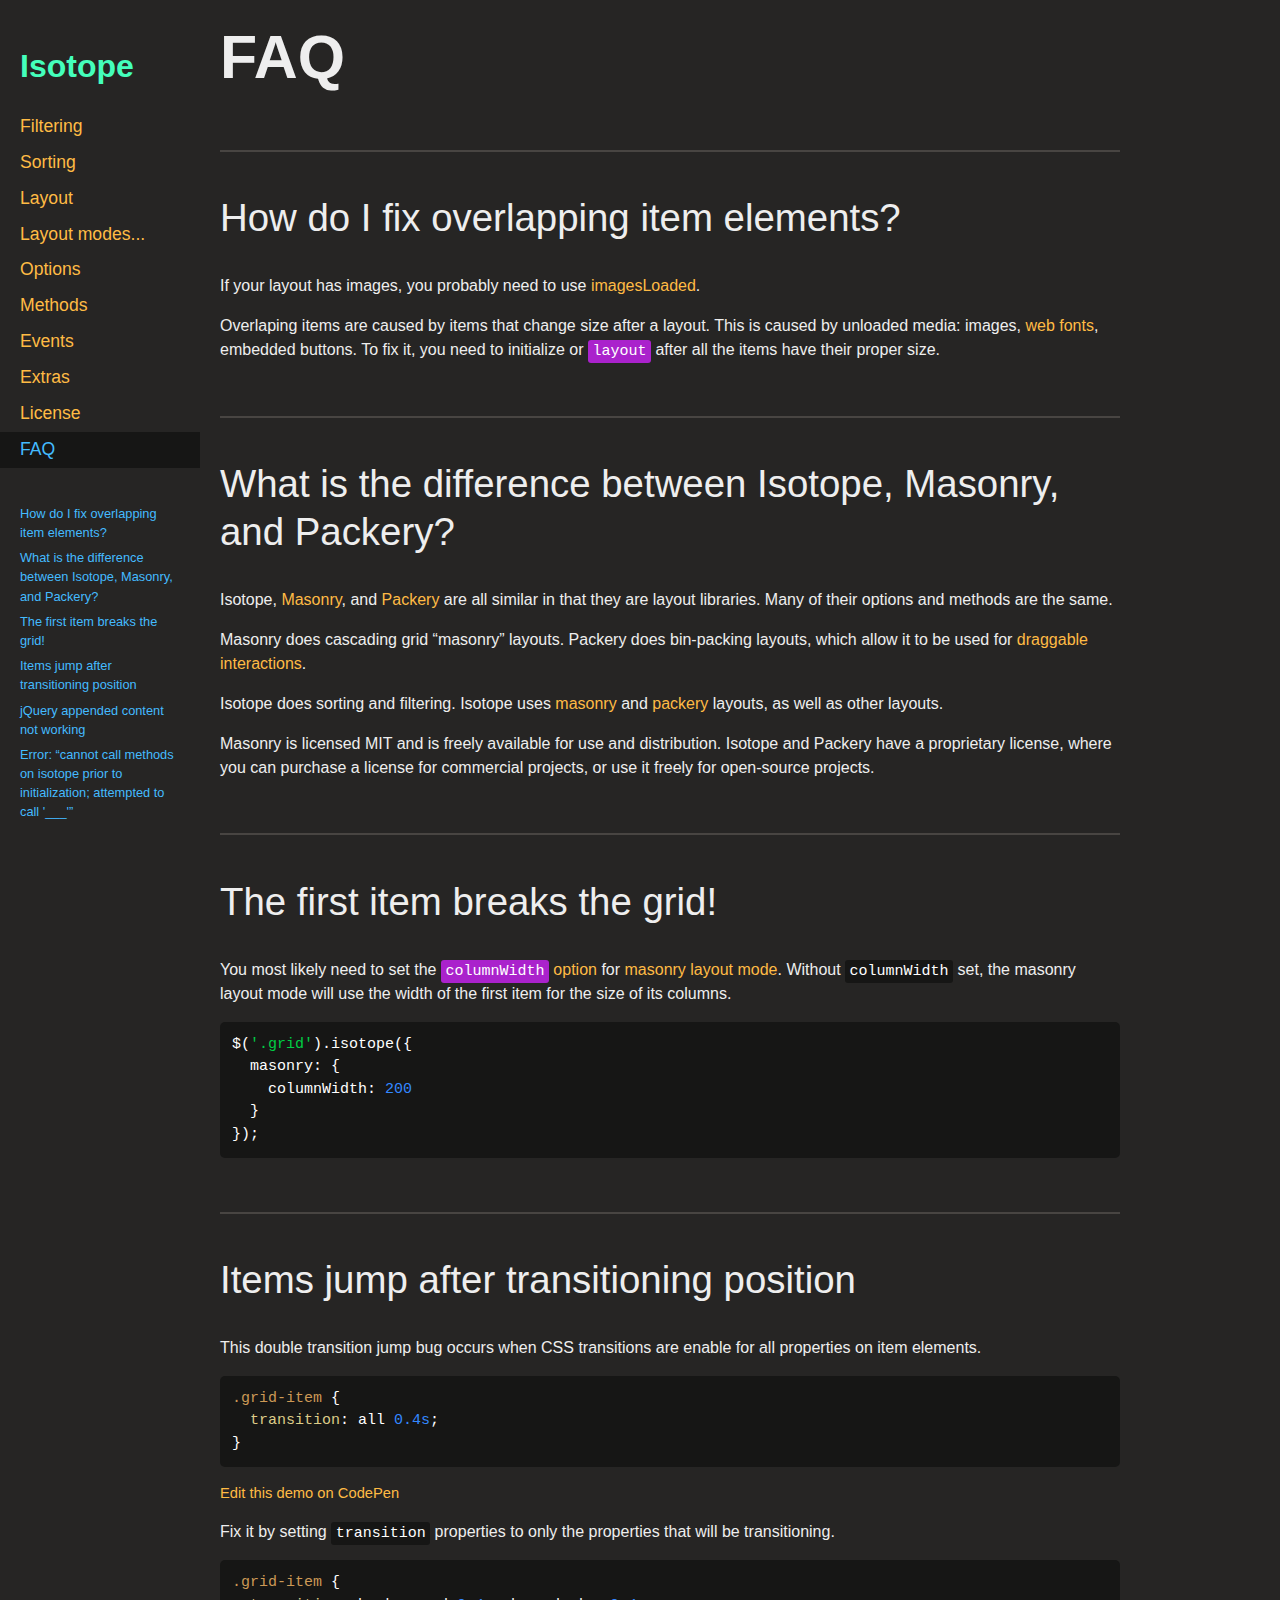
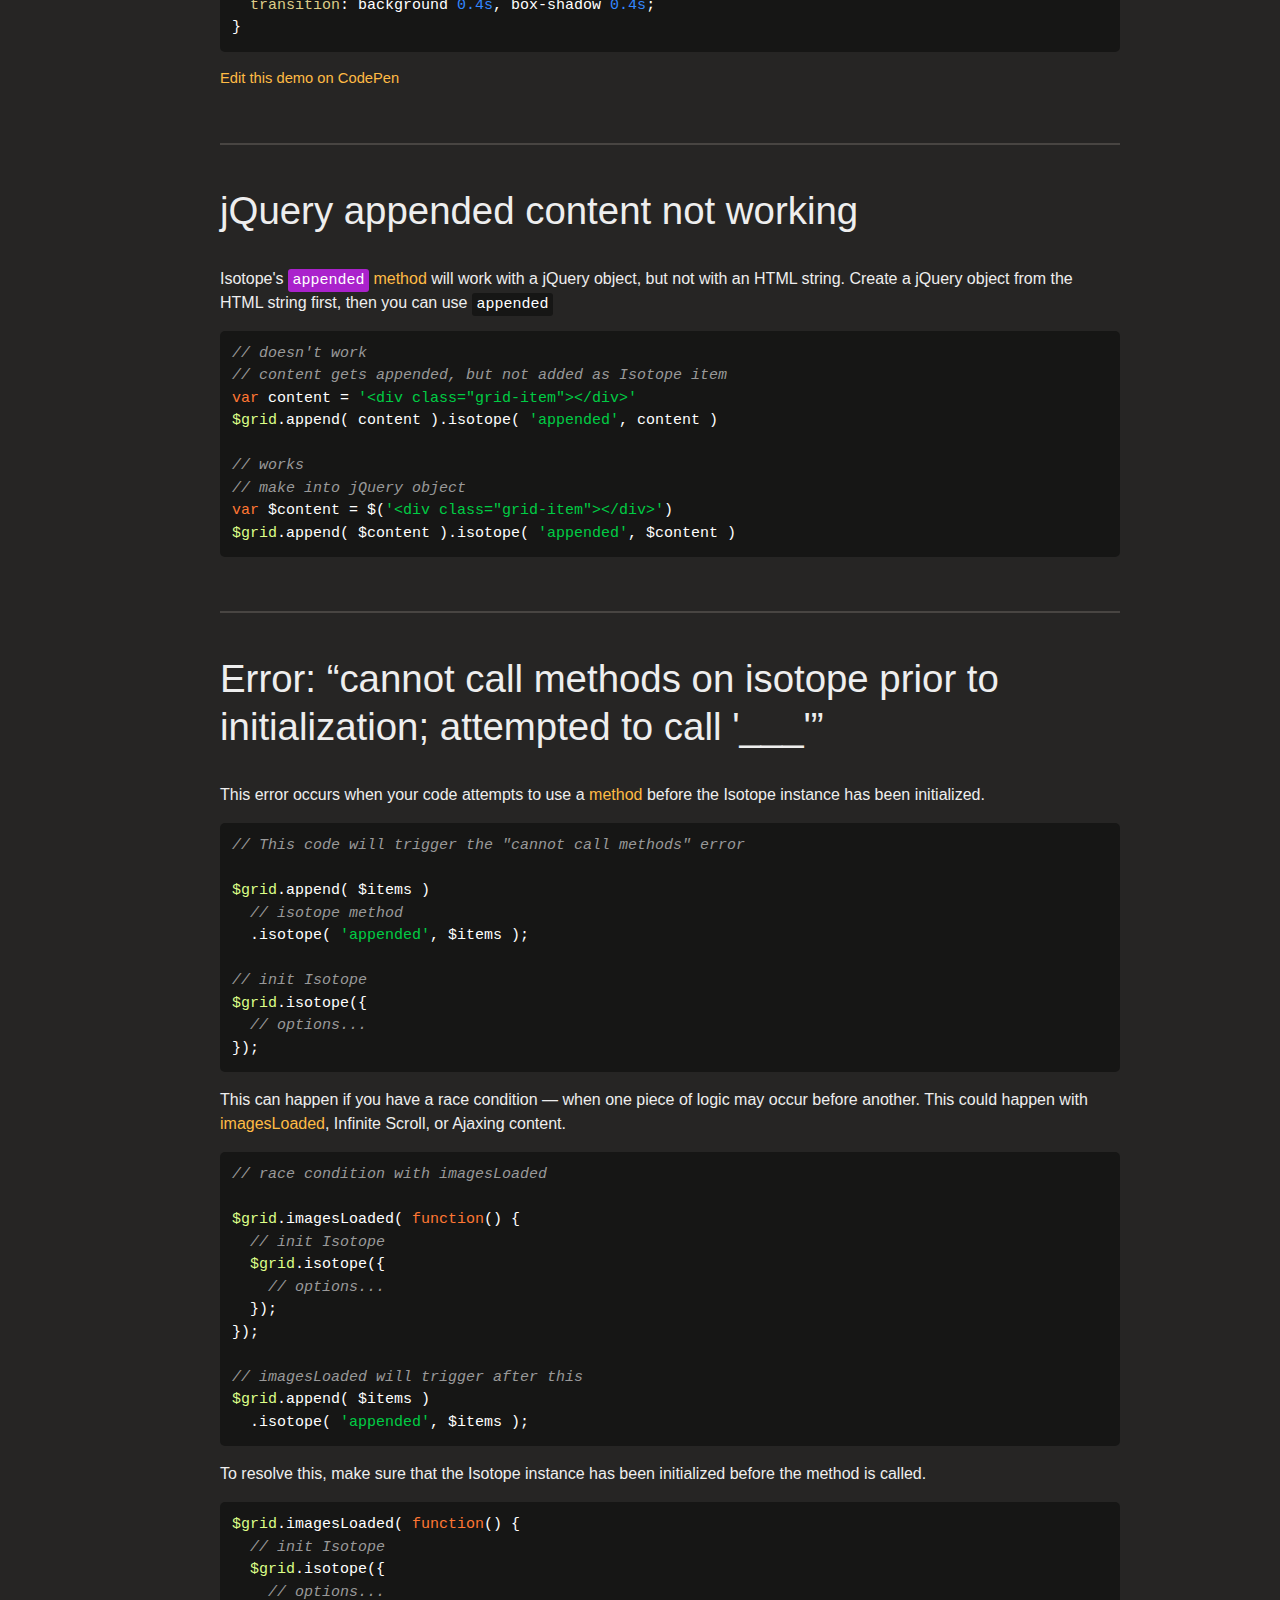
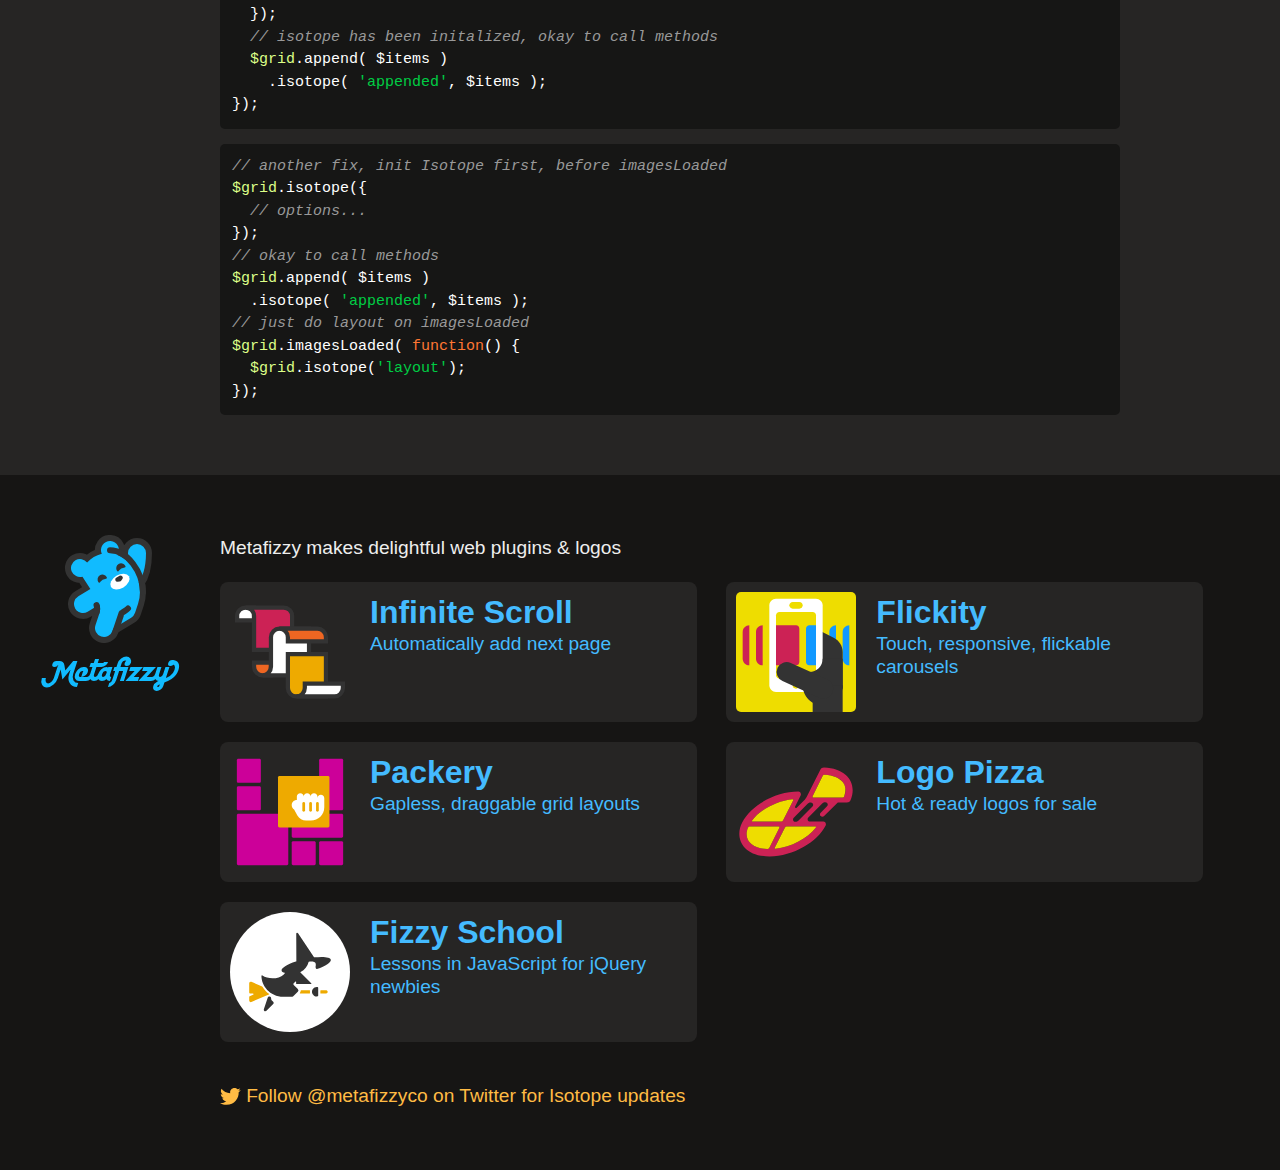
<file: js/isotope-docs/faq.html>
<!doctype html>
<html class="export" lang="en">
<head>
  <meta charset="utf-8">
  <meta name="viewport" content="width=device-width">
  <meta name="description" content="Filter &amp; sort magical layouts">

  <title>Isotope &#xB7; FAQ</title>

    <!-- Isotope does not require any CSS files -->
    <link rel="stylesheet" href="css/isotope-docs.css?6" media="screen">

  <meta name="twitter:card" content="summary">
  <meta name="twitter:site" content="@metafizzyco">
  <meta name="twitter:url" content="https://isotope.metafizzy.co/faq.html">
  <meta name="twitter:title" content="Isotope FAQ">
  <meta name="twitter:description" content="Filter &amp; sort magical layouts">

</head>
<body class="page--faq">


  <div class="nav">
    <h1 class="nav__title"><a href=".">Isotope</a></h1>
  
    <ol class="site-nav">
      <li class="site-nav__item site-nav__item--filtering">
        <a class="site-nav__item__link" href="filtering.html">Filtering</a></li>
      <li class="site-nav__item site-nav__item--sorting">
        <a class="site-nav__item__link" href="sorting.html">Sorting</a></li>
      <li class="site-nav__item site-nav__item--layout ">
        <a class="site-nav__item__link" href="layout.html">Layout</a>
      </li>
      <li class="site-nav__item site-nav__item--layout-modes sub-nav-parent">
        <a class="site-nav__item__link" href="layout-modes.html">Layout modes</a>
        <ul class="sub-nav">
            <li class="sub-nav__item sub-nav__item--masonry">
              <a class="sub-nav__item__link" href="layout-modes/masonry.html">masonry</a></li>
            <li class="sub-nav__item sub-nav__item--fitrows">
              <a class="sub-nav__item__link" href="layout-modes/fitrows.html">fitRows</a></li>
            <li class="sub-nav__item sub-nav__item--vertical">
              <a class="sub-nav__item__link" href="layout-modes/vertical.html">vertical</a></li>
            <li class="sub-nav__item sub-nav__item--packery">
              <a class="sub-nav__item__link" href="layout-modes/packery.html">packery</a></li>
            <li class="sub-nav__item sub-nav__item--cellsbyrow">
              <a class="sub-nav__item__link" href="layout-modes/cellsbyrow.html">cellsByRow</a></li>
            <li class="sub-nav__item sub-nav__item--masonryhorizontal">
              <a class="sub-nav__item__link" href="layout-modes/masonryhorizontal.html">masonryHorizontal</a></li>
            <li class="sub-nav__item sub-nav__item--fitcolumns">
              <a class="sub-nav__item__link" href="layout-modes/fitcolumns.html">fitColumns</a></li>
            <li class="sub-nav__item sub-nav__item--cellsbycolumn">
              <a class="sub-nav__item__link" href="layout-modes/cellsbycolumn.html">cellsByColumn</a></li>
            <li class="sub-nav__item sub-nav__item--horiz">
              <a class="sub-nav__item__link" href="layout-modes/horiz.html">horiz</a></li>
        </ul>
      </li>
      <li class="site-nav__item site-nav__item--options">
        <a class="site-nav__item__link" href="options.html">Options</a></li>
      <li class="site-nav__item site-nav__item--methods">
        <a class="site-nav__item__link" href="methods.html">Methods</a></li>
      <li class="site-nav__item site-nav__item--events">
        <a class="site-nav__item__link" href="events.html">Events</a></li>
      <li class="site-nav__item site-nav__item--extras">
        <a class="site-nav__item__link" href="extras.html">Extras</a></li>
      <li class="site-nav__item site-nav__item--license">
        <a class="site-nav__item__link" href="license.html">License</a></li>
      <li class="site-nav__item site-nav__item--faq">
        <a class="site-nav__item__link" href="faq.html">FAQ</a></li>
    </ol>
  
    <ul class="page-nav" data-js="page-nav">
<li class="page-nav__item page-nav__item--h2"><a href="#how-do-i-fix-overlapping-item-elements">How do I fix overlapping item elements?</a></li>
<li class="page-nav__item page-nav__item--h2"><a href="#what-is-the-difference-between-isotope-masonry-and-packery">What is the difference between Isotope, Masonry, and Packery?</a></li>
<li class="page-nav__item page-nav__item--h2"><a href="#the-first-item-breaks-the-grid">The first item breaks the grid!</a></li>
<li class="page-nav__item page-nav__item--h2"><a href="#items-jump-after-transitioning-position">Items jump after transitioning position</a></li>
<li class="page-nav__item page-nav__item--h2"><a href="#jquery-appended-content-not-working">jQuery appended content not working</a></li>
<li class="page-nav__item page-nav__item--h2"><a href="#error-cannot-call-methods-on-isotope-prior-to-initialization-attempted-to-call-___">Error: &#x201C;cannot call methods on isotope prior to initialization; attempted to call &apos;___&apos;&#x201D;</a></li>
</ul>
  </div>


  <div id="content" class="main">
    <div class="container">
        <h1>FAQ</h1>



  <h2 id="how-do-i-fix-overlapping-item-elements">How do I fix overlapping item elements?</h2>

  <p>If your layout has images, you probably need to use <a href="layout.html#imagesloaded">imagesLoaded</a>.</p>

  <p>Overlaping items are caused by items that change size after a layout. This is caused by unloaded media: images, <a href="extras.html#web-fonts">web fonts</a>, embedded buttons. To fix it, you need to initialize or <a href="methods.html#layout"><code>layout</code></a> after all the items have their proper size.</p>


  <h2 id="what-is-the-difference-between-isotope-masonry-and-packery">What is the difference between Isotope, Masonry, and Packery?</h2>

  <p>Isotope, <a href="https://masonry.desandro.com">Masonry</a>, and <a href="https://packery.metafizzy.co">Packery</a> are all similar in that they are layout libraries. Many of their options and methods are the same.</p>

  <p>Masonry does cascading grid &#x201C;masonry&#x201D; layouts. Packery does bin-packing layouts, which allow it to be used for <a href="https://packery.metafizzy.co/draggable.html">draggable interactions</a>.</p>

  <p>Isotope does sorting and filtering. Isotope uses <a href="layout-modes/masonry.html">masonry</a> and <a href="layout-modes/packery.html">packery</a> layouts, as well as other layouts. </p>

  <p>Masonry is licensed MIT and is freely available for use and distribution. Isotope and Packery have a proprietary license, where you can purchase a license for commercial projects, or use it freely for open-source projects.</p>


<h2 id="the-first-item-breaks-the-grid">The first item breaks the grid!</h2>

<p>You most likely need to set the <a href="layout-modes/masonry.html#columnwidth"><code>columnWidth</code> option</a> for <a href="layout-modes/masonry.html">masonry layout mode</a>. Without <code>columnWidth</code> set, the masonry layout mode will use the width of the first item for the size of its columns.</p>

<pre><code class="js">$(<span class="string">&apos;.grid&apos;</span>).isotope({
  <span class="attr">masonry</span>: {
    <span class="attr">columnWidth</span>: <span class="number">200</span>
  }
});
</code></pre>


<h2 id="items-jump-after-transitioning-position">Items jump after transitioning position</h2>

<p>This double transition jump bug occurs when CSS transitions are enable for all properties on item elements.</p>

<pre><code class="css"><span class="selector-class">.grid-item</span> {
  <span class="attribute">transition</span>: all <span class="number">0.4s</span>;
}
</code></pre>

<p class="edit-demo">
    <a href="https://codepen.io/desandro/pen/NxoRxp">Edit this demo on CodePen</a>
</p>

<p>Fix it by setting <code>transition</code> properties to only the properties that will be transitioning.</p>

<pre><code class="css"><span class="selector-class">.grid-item</span> {
  <span class="attribute">transition</span>: background <span class="number">0.4s</span>, box-shadow <span class="number">0.4s</span>;
}
</code></pre>

<p class="edit-demo">
    <a href="https://codepen.io/desandro/pen/qbgaRG">Edit this demo on CodePen</a>
</p>


<h2 id="jquery-appended-content-not-working">jQuery appended content not working</h2>

<p>Isotope&apos;s <a href="methods.html#appended"><code>appended</code> method</a> will work with a jQuery object, but not with an HTML string. Create a jQuery object from the HTML string first, then you can use <code>appended</code></p>

<pre><code class="js"><span class="comment">// doesn&apos;t work</span>
<span class="comment">// content gets appended, but not added as Isotope item</span>
<span class="keyword">var</span> content = <span class="string">&apos;&lt;div class=&quot;grid-item&quot;&gt;&lt;/div&gt;&apos;</span>
<span class="jquery_var">$grid</span>.append( content ).isotope( <span class="string">&apos;appended&apos;</span>, content )

<span class="comment">// works</span>
<span class="comment">// make into jQuery object</span>
<span class="keyword">var</span> $content = $(<span class="string">&apos;&lt;div class=&quot;grid-item&quot;&gt;&lt;/div&gt;&apos;</span>)
<span class="jquery_var">$grid</span>.append( $content ).isotope( <span class="string">&apos;appended&apos;</span>, $content )
</code></pre>


<h2 id="error-cannot-call-methods-on-isotope-prior-to-initialization-attempted-to-call-___">Error: &#x201C;cannot call methods on isotope prior to initialization; attempted to call &apos;___&apos;&#x201D;</h2>

<p>This error occurs when your code attempts to use a <a href="methods.html">method</a> before the Isotope instance has been initialized.</p>

<pre><code class="js"><span class="comment">// This code will trigger the &quot;cannot call methods&quot; error</span>

<span class="jquery_var">$grid</span>.append( $items )
  <span class="comment">// isotope method</span>
  .isotope( <span class="string">&apos;appended&apos;</span>, $items );

<span class="comment">// init Isotope</span>
<span class="jquery_var">$grid</span>.isotope({
  <span class="comment">// options...</span>
});
</code></pre>

<p>This can happen if you have a race condition &#x2014; when one piece of logic may occur before another. This could happen with <a href="layout.html#imagesloaded">imagesLoaded</a>, Infinite Scroll, or Ajaxing content.</p>

<pre><code class="js"><span class="comment">// race condition with imagesLoaded</span>

<span class="jquery_var">$grid</span>.imagesLoaded( <span class="function"><span class="keyword">function</span>(<span class="params"></span>) </span>{
  <span class="comment">// init Isotope</span>
  <span class="jquery_var">$grid</span>.isotope({
    <span class="comment">// options...</span>
  });
});

<span class="comment">// imagesLoaded will trigger after this</span>
<span class="jquery_var">$grid</span>.append( $items )
  .isotope( <span class="string">&apos;appended&apos;</span>, $items );
</code></pre>

<p>To resolve this, make sure that the Isotope instance has been initialized before the method is called.</p>

<pre><code class="js"><span class="jquery_var">$grid</span>.imagesLoaded( <span class="function"><span class="keyword">function</span>(<span class="params"></span>) </span>{
  <span class="comment">// init Isotope</span>
  <span class="jquery_var">$grid</span>.isotope({
    <span class="comment">// options...</span>
  });
  <span class="comment">// isotope has been initalized, okay to call methods</span>
  <span class="jquery_var">$grid</span>.append( $items )
    .isotope( <span class="string">&apos;appended&apos;</span>, $items );
});
</code></pre>

<pre><code class="js"><span class="comment">// another fix, init Isotope first, before imagesLoaded</span>
<span class="jquery_var">$grid</span>.isotope({
  <span class="comment">// options...</span>
});
<span class="comment">// okay to call methods</span>
<span class="jquery_var">$grid</span>.append( $items )
  .isotope( <span class="string">&apos;appended&apos;</span>, $items );
<span class="comment">// just do layout on imagesLoaded</span>
<span class="jquery_var">$grid</span>.imagesLoaded( <span class="function"><span class="keyword">function</span>(<span class="params"></span>) </span>{
  <span class="jquery_var">$grid</span>.isotope(<span class="string">&apos;layout&apos;</span>);
});
</code></pre>

    </div>
  </div>

  <footer class="site-footer">
  
    <div class="container">
  
      <p class="site-footer__copy">Metafizzy makes delightful web plugins &amp; logos</p>
  
      <div class="showcase">
      
        <ul class="showcase-item-list">
      
            <li class="showcase-item">
              <a class="showcase-item__link" href="https://infinite-scroll.com">
                <div class="showcase-item__image">
                    <svg class="infinite-scroll-illo" xmlns="http://www.w3.org/2000/svg" viewbox="0 0 520 520" width="200" height="200">
                      <path class="infinite-scroll-illo__page infinite-scroll-illo__page--back" d="M90,110H10V90c0-22,18-40,40-40h40V110z"/>
                      <path class="infinite-scroll-illo__page infinite-scroll-illo__page--front1" d="M270,90L270,90c0-22-18-40-40-40h0H50h0c22,0,40,18,40,40v0v0v160h180V90z"/>
                      <path class="infinite-scroll-illo__page infinite-scroll-illo__page--front2" d="M170,330v-20H90v20v0c0,22,18,40,40,40h0h40V330z"/>
                      <path class="infinite-scroll-illo__page infinite-scroll-illo__page--back" d="M350,150H210c-22,0-40,18-40,40v140v0c0,22-18,40-40,40h0h220V150z"/>
                      <path class="infinite-scroll-illo__page infinite-scroll-illo__page--front3" d="M430,470V270H250v160c0,22,18,40,40,40H430z"/>
                      <path class="infinite-scroll-illo__page infinite-scroll-illo__page--front2" d="M250,190v20h180v-20c0-22-18-40-40-40H210h0C232,150,250,168,250,190L250,190z"/>
                      <path class="infinite-scroll-illo__page infinite-scroll-illo__page--back" d="M330,410v20v0c0,22-18,40-40,40h0h180c22,0,40-18,40-40v-20H330z"/>
                    </svg>
                </div>
                <div class="showcase-item__text">
                  <h3 class="showcase-item__title">Infinite Scroll</h3>
                  <p class="showcase-item__description">Automatically add next page</p>
                </div>
              </a>
            </li>
      
            <li class="showcase-item">
              <a class="showcase-item__link" href="https://flickity.metafizzy.co">
                <div class="showcase-item__image">
                    <svg class="flickity-illo" xmlns="http://www.w3.org/2000/svg" viewbox="0 0 360 360" width="100" height="100">
                      <path class="flickity-illo__color1" fill="#19F" d="M300 220L300 220c-11 0-20-9-20-20v-80c0-11 9-20 20-20h0V220z"/>
                      <path class="flickity-illo__color1" fill="#19F" d="M340 220L340 220c-11 0-20-9-20-20v-80c0-11 9-20 20-20h0V220z"/>
                      <path class="flickity-illo__color2" fill="#333" d="M320 290V180c0-18-10-35-27-43L240 110v180H320z"/>
                      <path class="flickity-illo__color3" fill="white" d="M240 300H120c-11 0-20-9-20-20V40c0-11 9-20 20-20h120c11 0 20 9 20 20v240C260 291 251 300 240 300z"/>
                      <path class="flickity-illo__color4" fill="#ED0" d="M230 260H130c-6 0-10-5-10-10V70c0-6 5-10 10-10h100c6 0 10 5 10 10v180 C240 256 236 260 230 260z"/>
                      <path class="flickity-illo__color2" fill="#333" d="M260 200h60v81c0 32-26 59-59 59h0c-34 0-61-27-61-61V240h20 C242 240 260 222 260 200L260 200z"/>
                      <path class="flickity-illo__color5" fill="#C25" d="M180 220h-60V100h60c6 0 10 5 10 10v100C190 216 186 220 180 220z"/>
                      <path class="flickity-illo__color1" fill="#19F" d="M240 220h-20c-6 0-10-5-10-10V110c0-6 5-10 10-10h20V220z"/>
                      <rect class="flickity-illo__color2" fill="#333" x="230" y="280" width="90" height="80"/>
                      <circle class="flickity-illo__color4" fill="#ED0" cx="180" cy="280" r="10"/>
                      <line class="flickity-illo__thumb" stroke="#333" stroke-width="60" stroke-linecap="round" x1="262" y1="290" x2="152" y2="240"/>
                      <path class="flickity-illo__color4" fill="#ED0" d="M190 50h-20c-6 0-10-5-10-10v0c0-6 5-10 10-10h20c6 0 10 5 10 10v0C200 46 196 50 190 50z"/>
                      <path class="flickity-illo__color5" fill="#C25" d="M80 220L80 220c-11 0-20-9-20-20v-80c0-11 9-20 20-20h0V220z"/>
                      <path class="flickity-illo__color5" fill="#C25" d="M40 220L40 220c-11 0-20-9-20-20v-80c0-11 9-20 20-20h0V220z"/>
                    </svg>
                </div>
                <div class="showcase-item__text">
                  <h3 class="showcase-item__title">Flickity</h3>
                  <p class="showcase-item__description">Touch, responsive, flickable carousels</p>
                </div>
              </a>
            </li>
      
            <li class="showcase-item">
              <a class="showcase-item__link" href="https://packery.metafizzy.co">
                <div class="showcase-item__image">
                    <svg class="packery-illo" xmlns="http://www.w3.org/2000/svg" viewbox="0 0 700 700" width="100" height="100">
                      <path class="packery-illo__item" fill="#C09" d="M172 180H48c-4 0-8-4-8-8V48c0-4 4-8 8-8h124c4 0 8 4 8 8v124C180 176 176 180 172 180z"/>
                      <path class="packery-illo__item" fill="#C09" d="M172 340H48c-4 0-8-4-8-8V208c0-4 4-8 8-8h124c4 0 8 4 8 8v124C180 336 176 340 172 340z"/>
                      <path class="packery-illo__item" fill="#C09" d="M492 660H368c-4 0-8-4-8-8V528c0-4 4-8 8-8h124c4 0 8 4 8 8v124C500 656 496 660 492 660z"/>
                      <path class="packery-illo__item" fill="#C09" d="M652 660H528c-4 0-8-4-8-8V528c0-4 4-8 8-8h124c4 0 8 4 8 8v124C660 656 656 660 652 660z"/>
                      <path class="packery-illo__item" fill="#C09" d="M652 500H368c-4 0-8-4-8-8V368c0-4 4-8 8-8h284c4 0 8 4 8 8v124C660 496 656 500 652 500z"/>
                      <path class="packery-illo__item" fill="#C09" d="M332 660H48c-4 0-8-4-8-8V368c0-4 4-8 8-8h284c4 0 8 4 8 8v284C340 656 336 660 332 660z"/>
                      <path class="packery-illo__item" fill="#C09" d="M652 340H528c-4 0-8-4-8-8V48c0-4 4-8 8-8h124c4 0 8 4 8 8v284C660 336 656 340 652 340z"/>
                      <path class="packery-illo__draggie" fill="#EA0" d="M572 440H288c-4 0-8-4-8-8V148c0-4 4-8 8-8h284c4 0 8 4 8 8v284C580 436 576 440 572 440z"/>
                      <g>
                        <path class="packery-illo__hand" fill="white" d="M530 250c-11 0-20 9-20 20v-10c0-11-9-20-20-20s-20 9-20 20c0-11-9-20-20-20s-20 9-20 20c0-11-9-20-20-20
                          s-20 9-20 20v20c-17 0-30 13-30 30c0 11 6 20 14 25l19 35c10 18 30 30 51 30h28
                          c43 0 78-35 78-78V270C550 259 541 250 530 250z"/>
                        <line class="packery-illo__hand-line" stroke="#EA0" fill="none" stroke-width="16" stroke-linecap="round" x1="430" y1="300" x2="430" y2="340"/>
                        <line class="packery-illo__hand-line" stroke="#EA0" fill="none" stroke-width="16" stroke-linecap="round" x1="470" y1="300" x2="470" y2="340"/>
                        <line class="packery-illo__hand-line" stroke="#EA0" fill="none" stroke-width="16" stroke-linecap="round" x1="510" y1="300" x2="510" y2="340"/>
                      </g>
                    </svg>
                </div>
                <div class="showcase-item__text">
                  <h3 class="showcase-item__title">Packery</h3>
                  <p class="showcase-item__description">Gapless, draggable grid layouts</p>
                </div>
              </a>
            </li>
      
            <li class="showcase-item">
              <a class="showcase-item__link" href="http://logo.pizza">
                <div class="showcase-item__image">
                    <svg class="logo-pizza-illo" xmlns="http://www.w3.org/2000/svg" viewbox="0 0 700 700" width="100" height="100">
                      <path class="logo-pizza-illo__outline" fill="#C25" d="M513 91c-9-0-17 5-21 12l-80 160c-3 5-6 10-11 15l-47 47
                        c-5 5-12-1-9-7l32-64c5-11-2-23-14-23h-0c-121 0-268 70-327 180
                        C-9 497 35 609 196 609c138 0 279-85 327-180v0c5-11-2-23-14-23h-77c-13 0-19-15-10-24
                        l81-81c5-5 11-8 18-8l0 0c13 0 19 15 10 24L494 354c-6 6-6 14 0 20c3 3 6 4 10 4
                        c4 0 7-1 10-4l80-80h53c9 0 17-5 21-13C707 190 656 97 513 91z M334 281l-59 117
                        c-2 5-7 8-13 8H97c-4 0-6-4-3-7c49-64 143-114 236-124C333 275 335 278 334 281z
                         M70 441c2-4 6-7 10-7h168c4 0 7 4 5 8l-59 118c-2 4-6 6-11 6
                        C106 565 38 521 70 441z M466 441c-49 64-143 114-236 124c-3 0-6-3-4-6l59-117
                        c2-5 7-8 13-8h166C466 434 468 438 466 441z M446 318l-81 81c-5 5-11 8-18 8l0 0
                        c-13 0-19-15-10-24l81-81c5-5 11-8 18-8l0 0C449 294 455 309 446 318z M447 258L506 139
                        c2-4 6-7 11-6c101 7 140 60 114 126c-2 4-6 7-10 7H452C448 266 445 262 447 258z"/>
                      <path class="logo-pizza-illo__slice" fill="#ED0" d="M334 281l-59 117c-2 5-7 8-13 8H97c-4 0-6-4-3-7
                        c49-64 143-114 236-124C333 275 335 278 334 281z"/>
                      <path class="logo-pizza-illo__slice" fill="#ED0" d="M70 441c2-4 6-7 10-7h168c4 0 7 4 5 8l-59 118c-2 4-6 6-11 6
                        C106 565 38 521 70 441z"/>
                      <path class="logo-pizza-illo__slice" fill="#ED0" d="M466 441c-49 64-143 114-236 124c-3 0-6-3-4-6l59-117
                        c2-5 7-8 13-8h166C466 434 468 438 466 441z"/>
                      <path class="logo-pizza-illo__slice" fill="#ED0" d="M447 258L506 139c2-4 6-7 11-6c101 7 140 60 114 126c-2 4-6 7-10 7H452
                        C448 266 445 262 447 258z"/>
                    </svg>
                </div>
                <div class="showcase-item__text">
                  <h3 class="showcase-item__title">Logo Pizza</h3>
                  <p class="showcase-item__description">Hot &amp; ready logos for sale</p>
                </div>
              </a>
            </li>
      
            <li class="showcase-item">
              <a class="showcase-item__link" href="http://fizzy.school">
                <div class="showcase-item__image">
                    <svg class="witchie-logo" xmlns="http://www.w3.org/2000/svg" viewbox="0 0 1000 1000" width="200" height="200">
                      <circle class="witchie-logo__moon" fill="white" cx="500" cy="500" r="500"/>
                      <path class="witchie-logo__broom" fill="#EA0" d="M582 675a35 35 0 0 0 8-20 3 3 0 0 1 3-2h71a3 3 0 0 1 3 3 59 59 0 0 0 0 20 3 3 0 0 1-3 3h-79A3 3 0 0 1 582 675Zm219 4a13 13 0 0 0 13-14c-1-7-7-12-14-12h-44a3 3 0 0 0-3 3v21a3 3 0 0 0 3 3ZM299 660a203 203 0 0 1-27-36 8 8 0 0 0-4-3L178 582a13 13 0 0 0-18 12v77a8 8 0 0 0 8 8h22a5 5 0 0 1 2 10L164 703a8 8 0 0 0-4 7v28a13 13 0 0 0 18 12l146-63a3 3 0 0 0 1-5A197 197 0 0 1 299 660Z"/>
                      <path class="witchie-logo__dress" fill="#333" d="M326 705h4a13 13 0 0 1 13 13v8a13 13 0 0 0 4 9l13 13a13 13 0 0 1 0 19l-56 56c-10 10-26-0-22-13L314 714A13 13 0 0 1 326 705Zm397-79c-27 0-47 26-37 54 3 7 11 16 17 19a42 42 0 0 0 19 5 38 38 0 0 0 7-1 8 8 0 0 0 6-8v-62a8 8 0 0 0-6-8 38 38 0 0 0-7-1M840 397c-3-15-33-23-77-23a521 521 0 0 0-59 4 5 5 0 0 1-5-2L567 177a8 8 0 0 0-7-4 8 8 0 0 0-8 8l1 227a5 5 0 0 1-4 5c-74 24-123 55-119 76 2 8 11 14 26 18a3 3 0 0 1 1 4l-11 11c-20 20-56 30-92 30-31 0-63-8-84-23a5 5 0 0 0-3-1 5 5 0 0 0-5 5c0 78 68 173 183 173h75a10 10 0 0 0 7-3l38-38a16 16 0 0 0 0-23l-34-34a10 10 0 0 1 0-14l15-15a3 3 0 0 1 5 2v15a5 5 0 0 0 5 5H674a4 4 0 0 0 3-7l-90-90a3 3 0 0 1 1-4c34-19 59-49 67-84a3 3 0 0 1 2-2c6-1 12-1 17-1 22 0 37 5 39 14 1 6 3 11 2 17-5 17 1 31 8 31a6 6 0 0 0 2-0C797 448 845 419 840 397Z"/>
                    </svg>
                </div>
                <div class="showcase-item__text">
                  <h3 class="showcase-item__title">Fizzy School</h3>
                  <p class="showcase-item__description">Lessons in JavaScript for jQuery newbies</p>
                </div>
              </a>
            </li>
      
        </ul> 
      
      </div>
  
      <p class="site-footer__copy">
        <a href="https://twitter.com/metafizzyco">
          <svg class="twitter-logo" xmlns="http://www.w3.org/2000/svg" viewbox="0 0 512 512" width="30" height="30">
            <path d="M512 97c-19 8-39 14-60 16 22-13 38-34 46-58-20 12-43 21-67 25-19-19-46-32-77-32-58 0-117 52-102 129-87-4-165-46-216-110-24 40-19 107 32 140-17 0-33-5-48-13v1c0 51 36 93 84 103-15 4-34 5-47 2 13 42 52 72 98 73-47 36-96 49-155 44 46 30 102 47 161 47 197 0 306-168 299-312 20-15 38-34 52-55z"/>
          </svg>
          Follow @metafizzyco on Twitter for Isotope updates
        </a>
      </p>
  
      <div class="mfzy-brand">
        <a class="mfzy-brand__link" href="https://metafizzy.co">
          <svg class="mfzy-logo" xmlns="http://www.w3.org/2000/svg" xmlns:xlink="http://www.w3.org/1999/xlink" viewbox="0 0 144 144" width="36" height="36">
            <title>Metafizzy logo</title>
            <defs>
              <path id="mfzy-logo__body" d="M 120 24 a 12 12 0 0 0-24 0 a 72 72 0 0 1 -1 11
                a 40 40 0 0 0 -13 -8.5 A 12 12 0 1 0 61.1 25.1 c -8 2 -14 6 -19.6 11.6 
                A 12 12 0 1 0 35.3 55.5 L 45.8 72.1 l -16 9.6 A 12 12 0 0 0 42.2 102.3
                L 58 92.8 a 20 20 0 0 1 -0.2 11.9 l -5.2 15.5 a 12 12 0 0 0 22.8 7.6
                l 1.1 -3.3 l 23.7 -14.2 a 12 12 0 0 0 5.2 -6.5 l 4 -12 A 50 50 0 0 0 111.9 76
                a 52 52 0 0 0 -1.6 -12.8 C 115 57 120 44 120 24Z"/>
              <path id="mfzy-logo__eye" d="M 0 6.5 a 6.5 6.5 0 0 1 13 0 c 0 3.5 -3 0.5 -6.5 0.5 s -6.5 3 -6.5 -0.5 Z"/>
              <clippath id="mfzy-logo__body-clip">
                <use xlink:href="#mfzy-logo__body"/>
              </clippath>
            </defs>
            <use class="mfzy-logo__body-outline" xlink:href="#mfzy-logo__body" fill="#333" stroke="#333" stroke-width="16"/>
            <use class="mfzy-logo__body-fill" xlink:href="#mfzy-logo__body"/>
            <g class="mfzy-logo__stripes" clip-path="url(#mfzy-logo__body-clip)">
              <rect fill="#E62" x="16" width="120" height="138"/>
              <path fill="#C25" d="M96 24L16 72V0h80v24z"/>
              <path fill="#EA0" d="M116 70L16 130v-26l95-57 5 23z"/>
              <path fill="#19F" d="M136 138H16v-8l120-72v80z"/>
            </g>
            <path class="mfzy-logo__cut-ins" stroke="#333" fill="none" stroke-linecap="round" stroke-linejoin="round" stroke-width="8" d="M 72 20.4 c 23 0 44 29 44 56
              M 54 103.4 a 16 16 0 0 0 0 -10
              M 96 98 c -2 2 -8 6 -8.5,6 l -8.4 25.1"/>
            <g transform="translate(53 57) rotate(-31)">
              <ellipse class="mfzy-logo__snout" cx="25" cy="21" rx="14" ry="9" fill="#FFF"/>
              <use class="mfzy-logo__feature" xlink:href="#mfzy-logo__eye" fill="#333"/>
              <use class="mfzy-logo__feature" xlink:href="#mfzy-logo__eye" fill="#333" transform="translate(29 0)"/>
              <path class="mfzy-logo__feature" d="M 28.6 14 a 3 3 0 0 1 1.3 5.6 l -2.6 1.2 a 3 3 0 0 1 -2.6 0
                l -2.6 -1.2 a 3 3 0 0 1 1.3 -5.6 Z" fill="#333"/>
            </g>
          </svg>
          <svg class="mfzy-wordmark" xmlns="http://www.w3.org/2000/svg" viewbox="0 0 280 80" fill="none" stroke="#333" width="140" height="40">
            <g transform="skewX(-18)">
              <path stroke-width="8" d="M38 20h6c4 0 7 2 9 6l9 18l12-24h2v22
              a20 22 0 0 0 20 22M48 22v28a12 15 0 0 1-24 0M98 44a6 6 0 0 0 0-12h-2
              a8 10 0 0 0 0 20h14a8 10 0 0 0 8-10M118 12v30a8 10 0 0 0 16 0M150 36
              q-4-4-8-4a8 10 0 1 0 8 10m0-14v14a8 10 0 0 0 8 10M184 20a9 9 0 0 0-18 0
              v34a8 10 0 0 1-8 10M158 32h24v24M190 32h18l-12 20h18M216 32h18l-12 20h18
              a8 10 0 0 0 8-10m0-14v14a8 10 0 0 0 16 0m0-14v38a6 6 0 0 1-12 0
              c0-12 32-8 32-32c0-10-6-16-15-16M108 24h24a6 6 0 0 0 6-6M102 38h-4"/>
              <g stroke-width="6">
                <circle cx="38" cy="22" r="3"/>
                <circle cx="182" cy="20" r="3"/>
                <circle cx="269" cy="20" r="3"/>
              </g>
            </g>
          </svg>
        </a>
      </div>
  
    </div>
  
  </footer>

<!-- Looking for isotope.js? Use isotope.pkgd.min.js -->
<!-- Isotope does NOT require jQuery. But it does make things easier -->
<script src="https://code.jquery.com/jquery-3.1.1.min.js"></script>
<script>window.jQuery || document.write('<script src="js/jquery.min.js"><\/script>')</script>

  <script src="js/isotope-docs.min.js?6"></script>


</body>
</html>
</file>
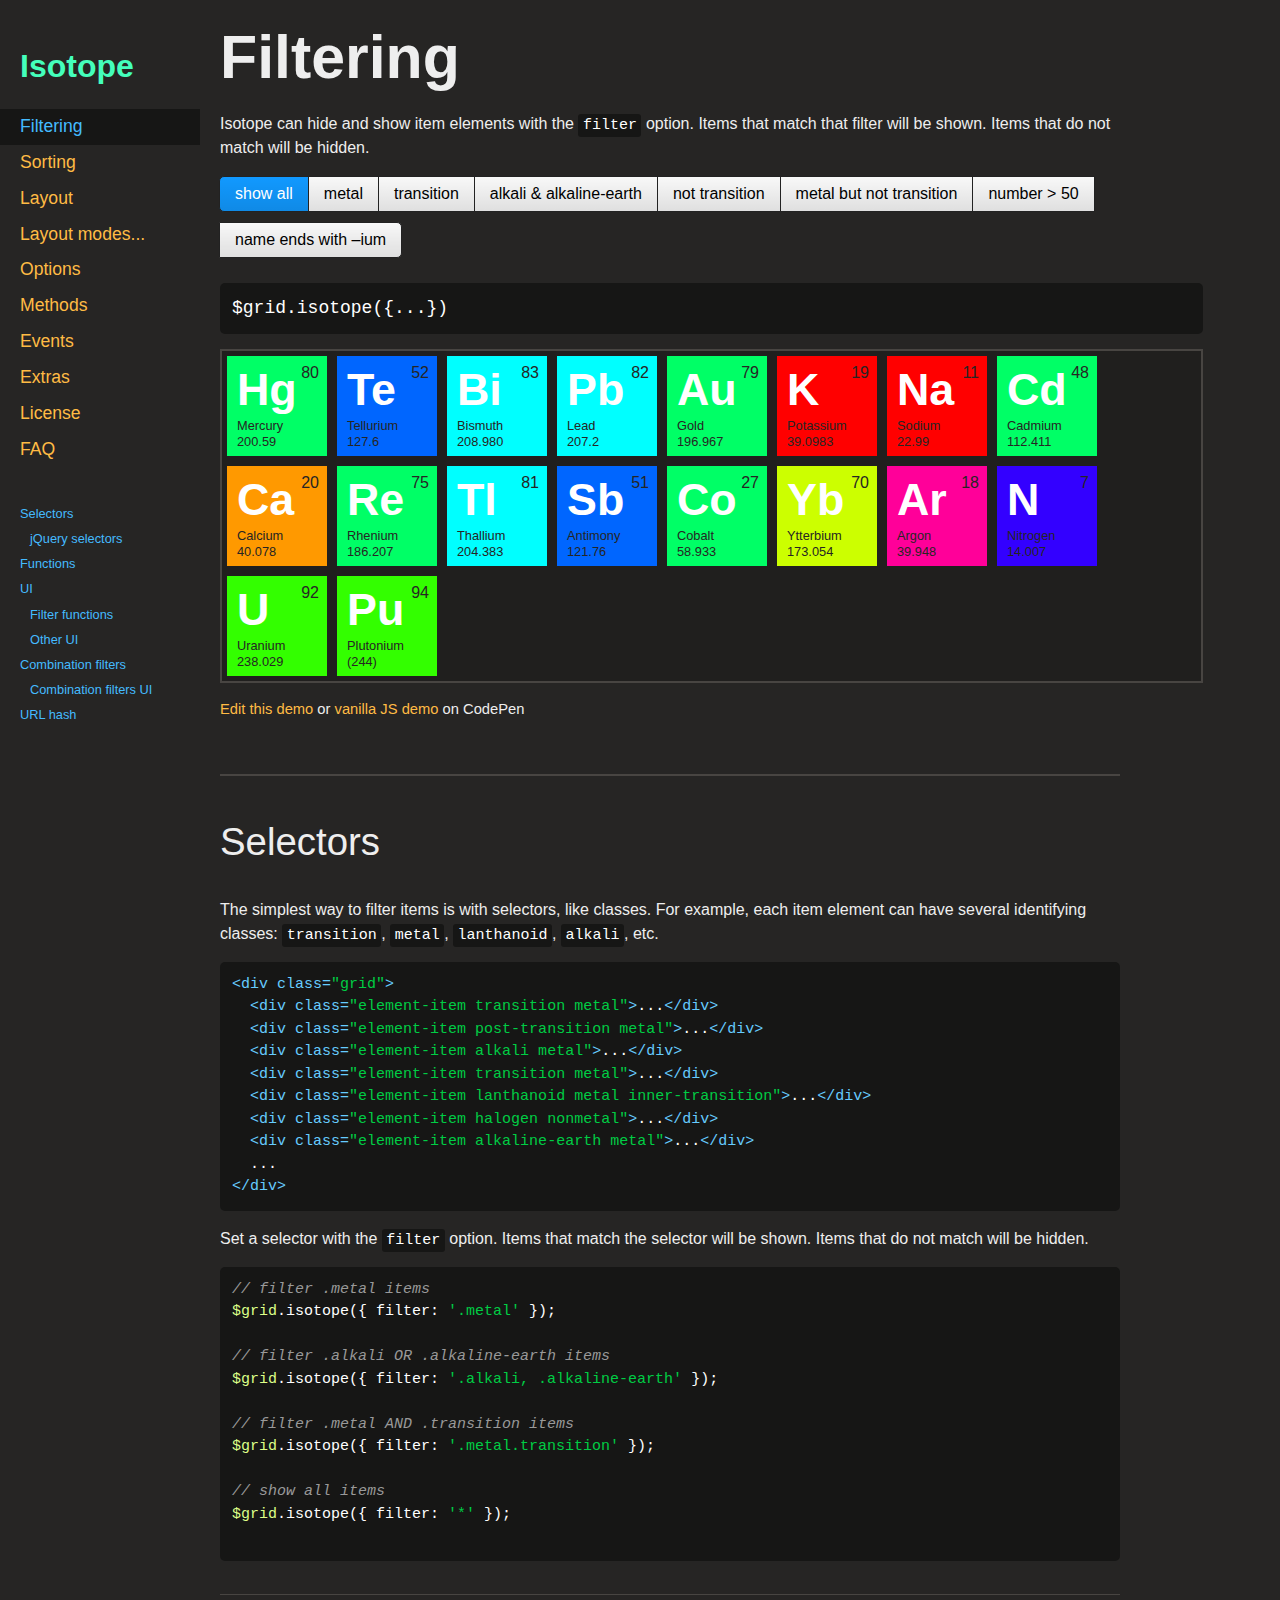
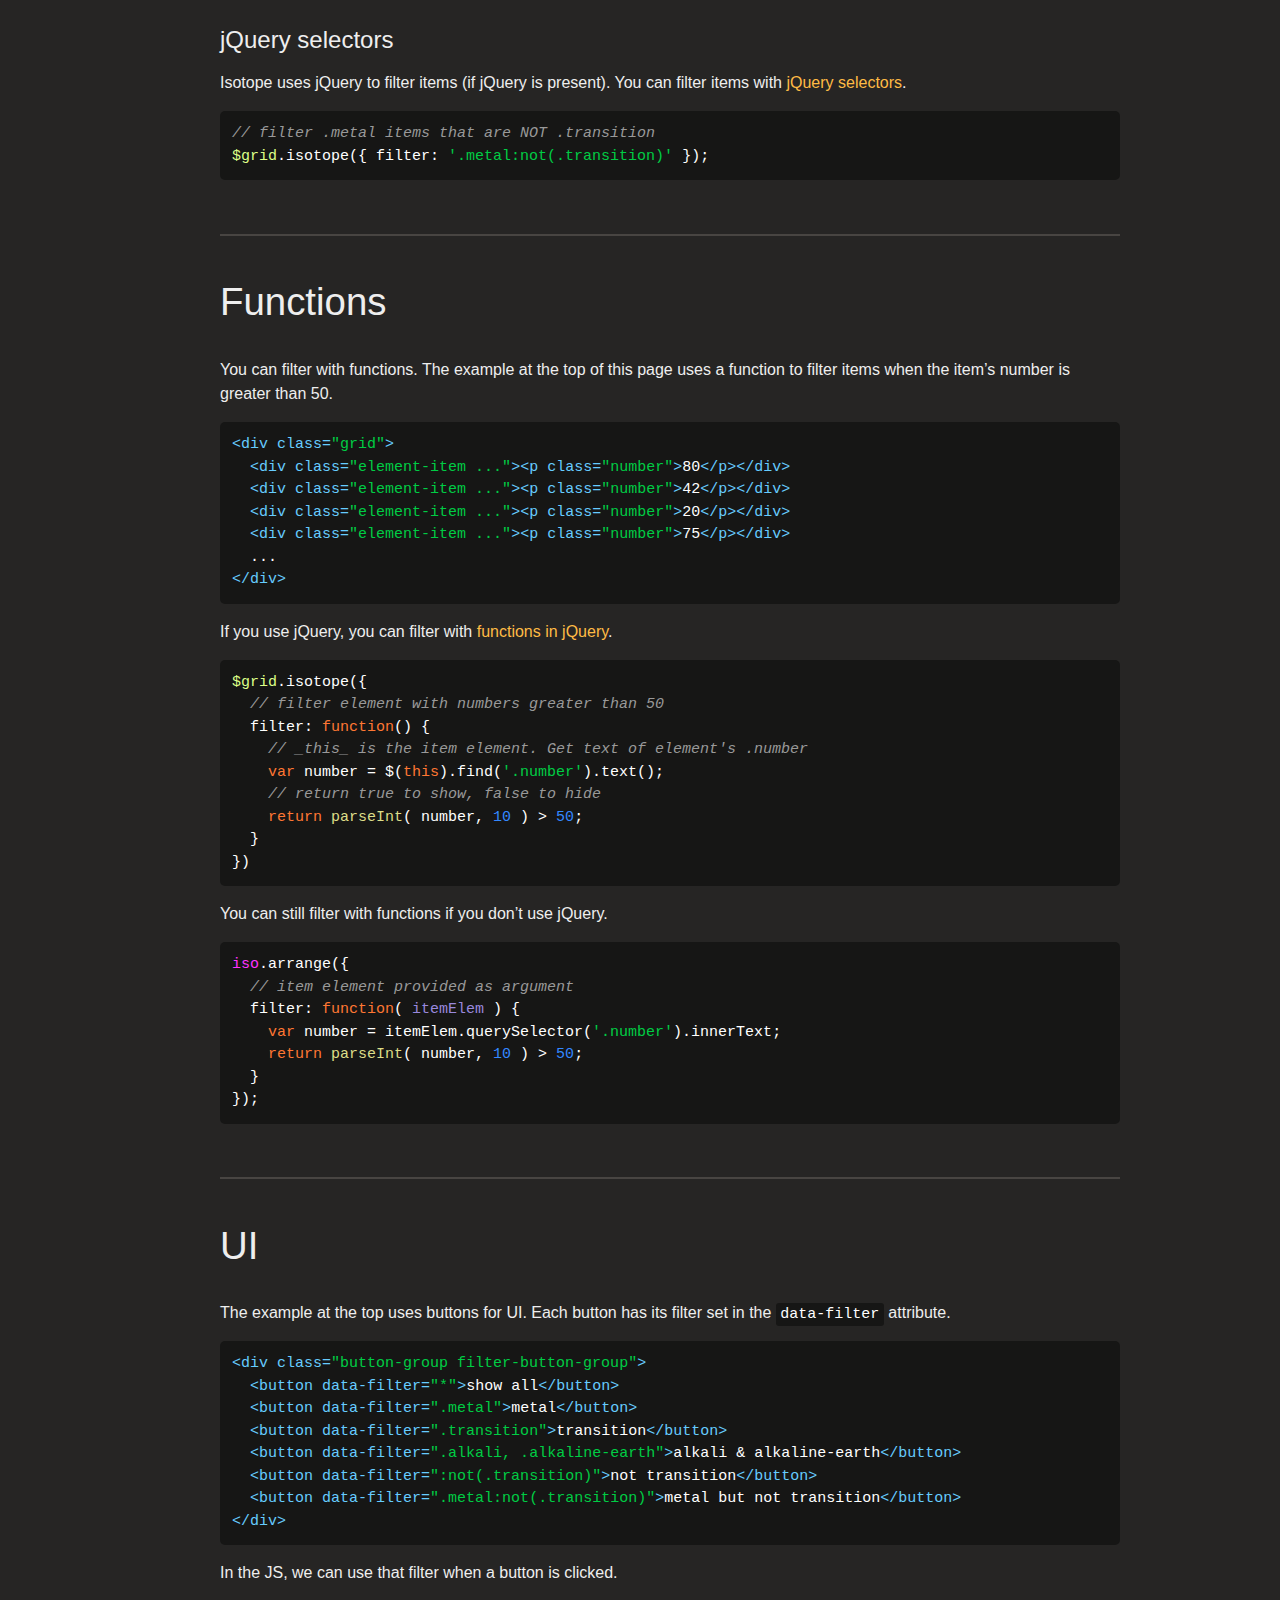
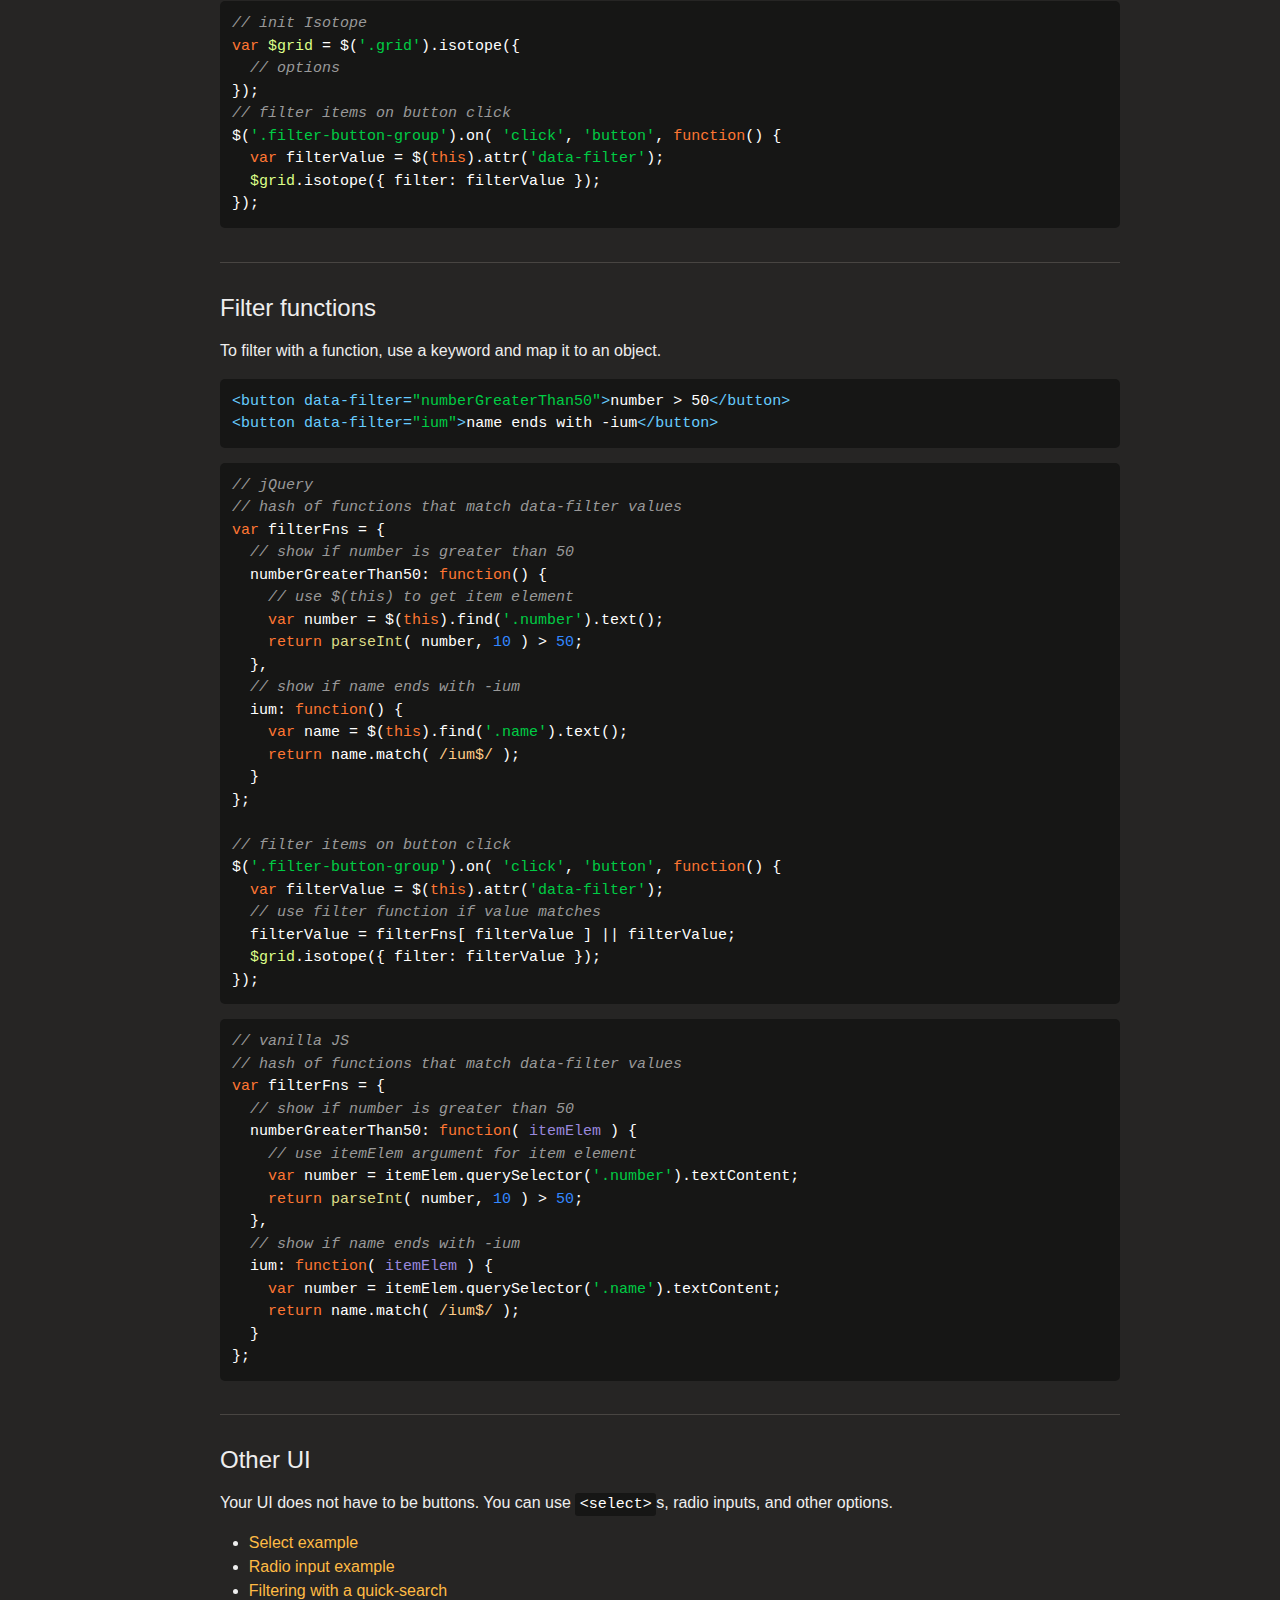
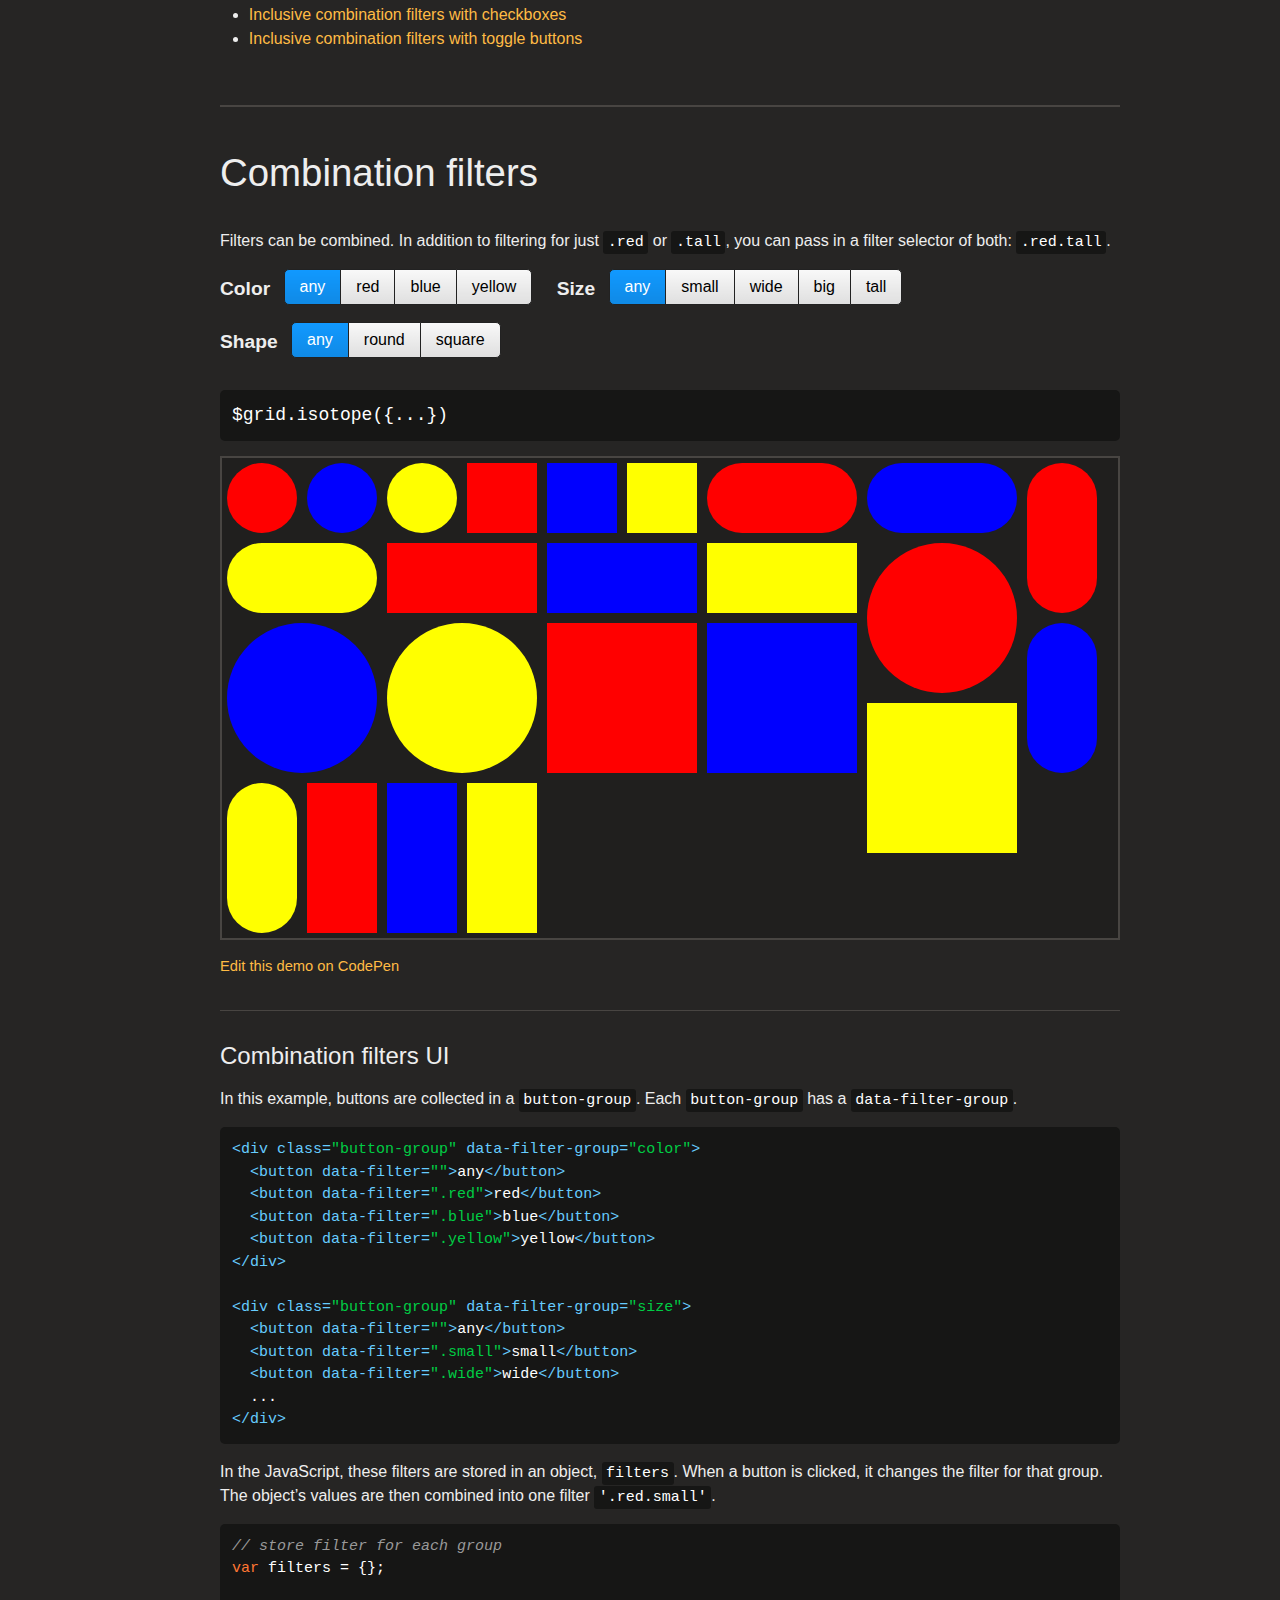
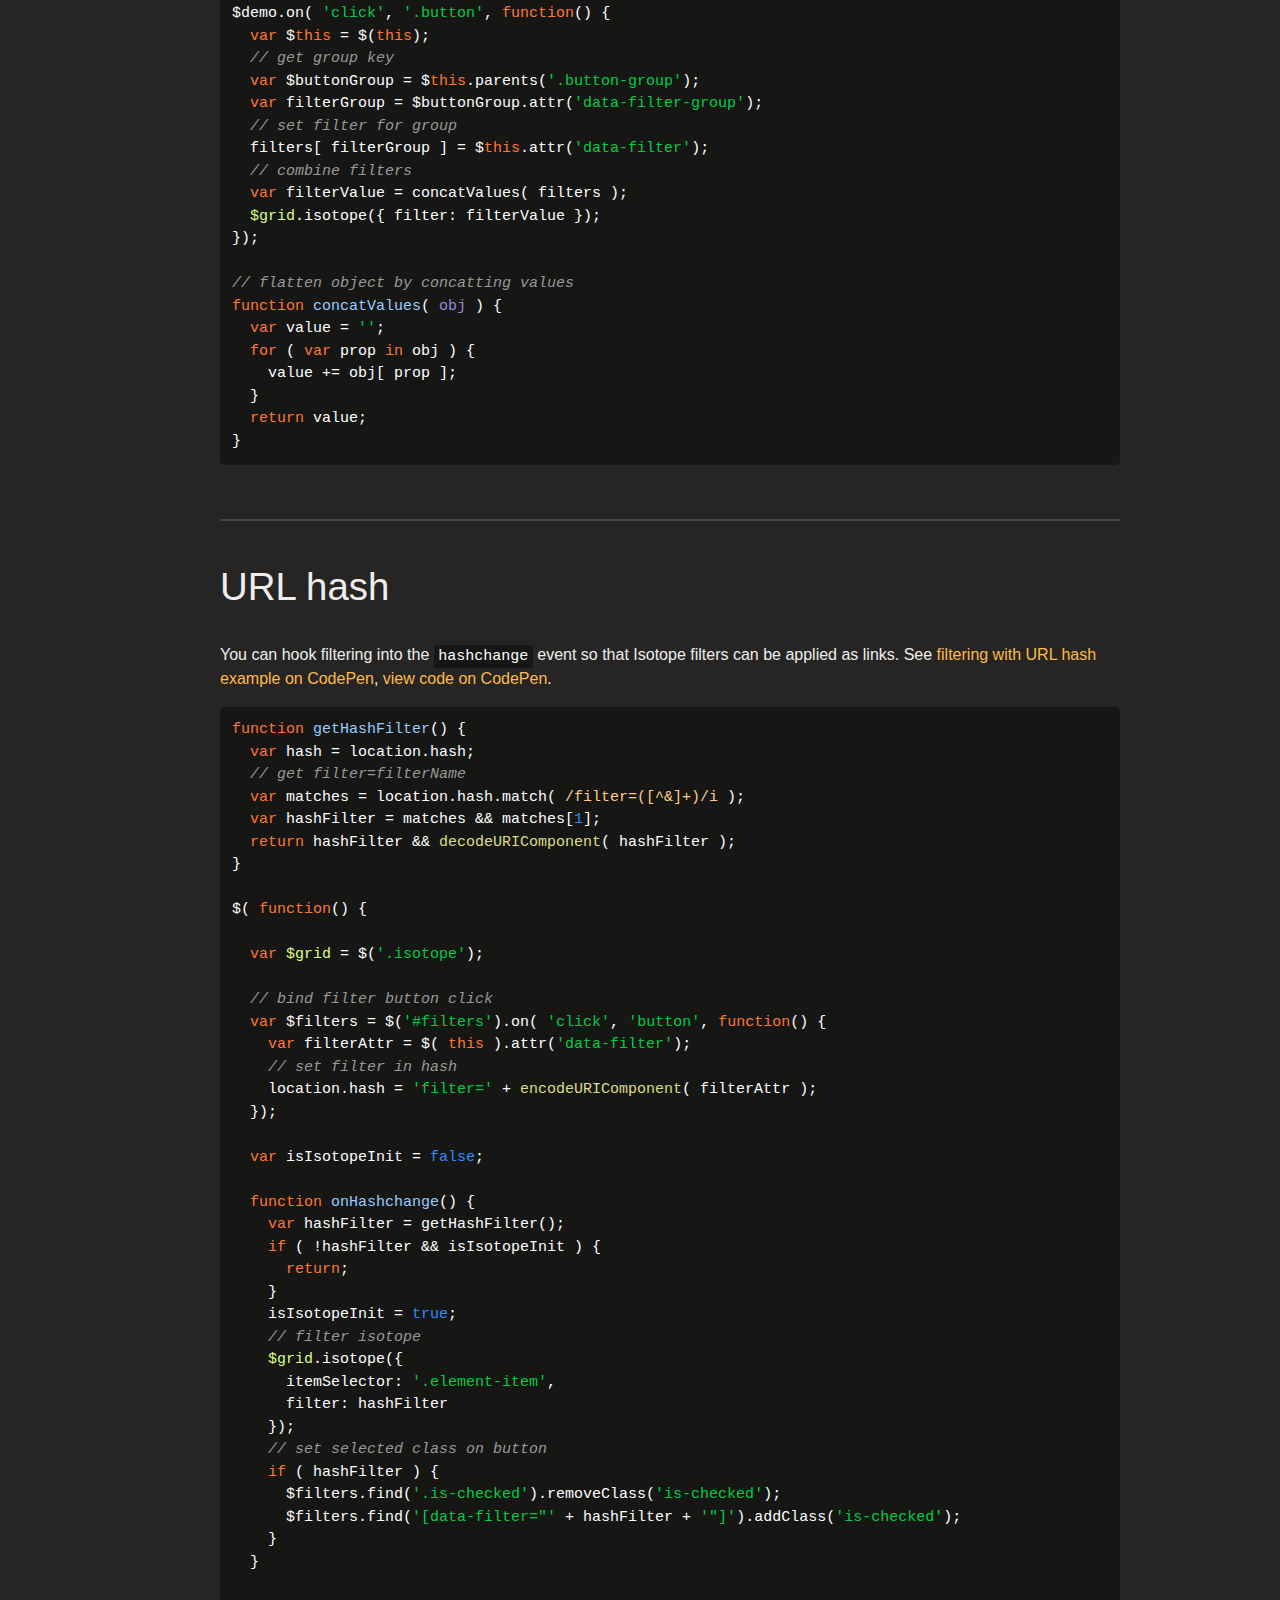
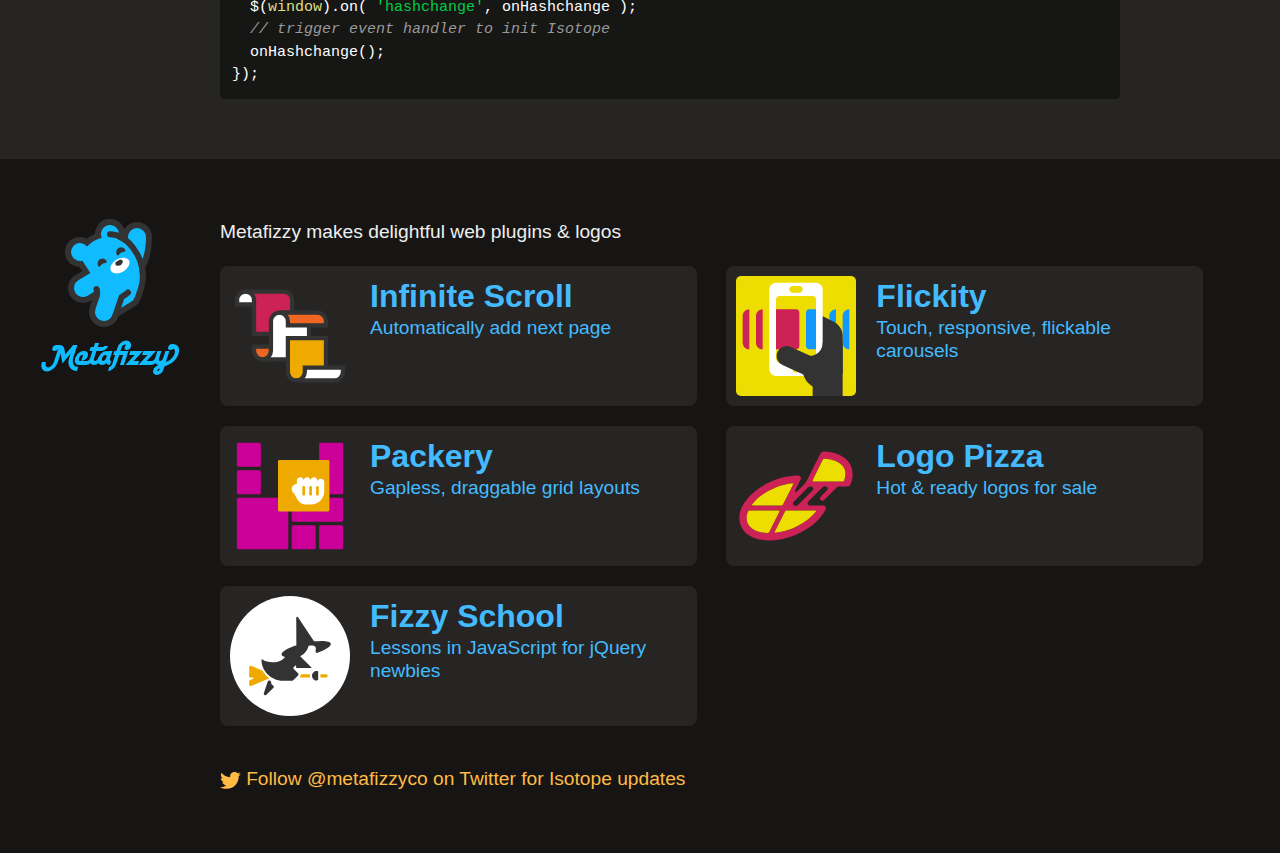
<file: js/isotope-docs/filtering.html>
<!doctype html>
<html class="export" lang="en">
<head>
  <meta charset="utf-8">
  <meta name="viewport" content="width=device-width">
  <meta name="description" content="Filter &amp; sort magical layouts">

  <title>Isotope &#xB7; Filtering</title>

    <!-- Isotope does not require any CSS files -->
    <link rel="stylesheet" href="css/isotope-docs.css?6" media="screen">

  <meta name="twitter:card" content="summary">
  <meta name="twitter:site" content="@metafizzyco">
  <meta name="twitter:url" content="https://isotope.metafizzy.co/filtering.html">
  <meta name="twitter:title" content="Isotope Filtering">
  <meta name="twitter:description" content="Filter &amp; sort magical layouts">

</head>
<body class="page--filtering">


  <div class="nav">
    <h1 class="nav__title"><a href=".">Isotope</a></h1>
  
    <ol class="site-nav">
      <li class="site-nav__item site-nav__item--filtering">
        <a class="site-nav__item__link" href="filtering.html">Filtering</a></li>
      <li class="site-nav__item site-nav__item--sorting">
        <a class="site-nav__item__link" href="sorting.html">Sorting</a></li>
      <li class="site-nav__item site-nav__item--layout ">
        <a class="site-nav__item__link" href="layout.html">Layout</a>
      </li>
      <li class="site-nav__item site-nav__item--layout-modes sub-nav-parent">
        <a class="site-nav__item__link" href="layout-modes.html">Layout modes</a>
        <ul class="sub-nav">
            <li class="sub-nav__item sub-nav__item--masonry">
              <a class="sub-nav__item__link" href="layout-modes/masonry.html">masonry</a></li>
            <li class="sub-nav__item sub-nav__item--fitrows">
              <a class="sub-nav__item__link" href="layout-modes/fitrows.html">fitRows</a></li>
            <li class="sub-nav__item sub-nav__item--vertical">
              <a class="sub-nav__item__link" href="layout-modes/vertical.html">vertical</a></li>
            <li class="sub-nav__item sub-nav__item--packery">
              <a class="sub-nav__item__link" href="layout-modes/packery.html">packery</a></li>
            <li class="sub-nav__item sub-nav__item--cellsbyrow">
              <a class="sub-nav__item__link" href="layout-modes/cellsbyrow.html">cellsByRow</a></li>
            <li class="sub-nav__item sub-nav__item--masonryhorizontal">
              <a class="sub-nav__item__link" href="layout-modes/masonryhorizontal.html">masonryHorizontal</a></li>
            <li class="sub-nav__item sub-nav__item--fitcolumns">
              <a class="sub-nav__item__link" href="layout-modes/fitcolumns.html">fitColumns</a></li>
            <li class="sub-nav__item sub-nav__item--cellsbycolumn">
              <a class="sub-nav__item__link" href="layout-modes/cellsbycolumn.html">cellsByColumn</a></li>
            <li class="sub-nav__item sub-nav__item--horiz">
              <a class="sub-nav__item__link" href="layout-modes/horiz.html">horiz</a></li>
        </ul>
      </li>
      <li class="site-nav__item site-nav__item--options">
        <a class="site-nav__item__link" href="options.html">Options</a></li>
      <li class="site-nav__item site-nav__item--methods">
        <a class="site-nav__item__link" href="methods.html">Methods</a></li>
      <li class="site-nav__item site-nav__item--events">
        <a class="site-nav__item__link" href="events.html">Events</a></li>
      <li class="site-nav__item site-nav__item--extras">
        <a class="site-nav__item__link" href="extras.html">Extras</a></li>
      <li class="site-nav__item site-nav__item--license">
        <a class="site-nav__item__link" href="license.html">License</a></li>
      <li class="site-nav__item site-nav__item--faq">
        <a class="site-nav__item__link" href="faq.html">FAQ</a></li>
    </ol>
  
    <ul class="page-nav" data-js="page-nav">
<li class="page-nav__item page-nav__item--h2"><a href="#selectors">Selectors</a></li>
<li class="page-nav__item page-nav__item--h3"><a href="#jquery-selectors">jQuery selectors</a></li>
<li class="page-nav__item page-nav__item--h2"><a href="#functions">Functions</a></li>
<li class="page-nav__item page-nav__item--h2"><a href="#ui">UI</a></li>
<li class="page-nav__item page-nav__item--h3"><a href="#filter-functions">Filter functions</a></li>
<li class="page-nav__item page-nav__item--h3"><a href="#other-ui">Other UI</a></li>
<li class="page-nav__item page-nav__item--h2"><a href="#combination-filters">Combination filters</a></li>
<li class="page-nav__item page-nav__item--h3"><a href="#combination-filters-ui">Combination filters UI</a></li>
<li class="page-nav__item page-nav__item--h2"><a href="#url-hash">URL hash</a></li>
</ul>
  </div>


  <div id="content" class="main">
    <div class="container">
        <h1>Filtering</h1>


<p>Isotope can hide and show item elements with the <code>filter</code> option. Items that match that filter will be shown. Items that do not match will be hidden.</p>

<div class="big-demo go-wide" data-js="filtering-demo">
  <div class="filter-button-group button-group js-radio-button-group">
    <button class="button is-checked" data-filter="*">show all</button>
    <button class="button" data-filter=".metal">metal</button>
    <button class="button" data-filter=".transition">transition</button>
    <button class="button" data-filter=".alkali, .alkaline-earth">alkali &amp; alkaline-earth</button>
    <button class="button" data-filter=":not(.transition)">not transition</button>
    <button class="button" data-filter=".metal:not(.transition)">metal but not transition</button>
    <button class="button" data-filter="numberGreaterThan50">number &gt; 50</button>
    <button class="button" data-filter="ium">name ends with &#x2013;ium</button>
  </div>

  <pre class="code-display"><code>$grid.isotope({...})</code></pre>

  <div class="grid">
      <div class="element-item transition metal " data-category="transition">
        <h5 class="name">Mercury</h5>
        <p class="symbol">Hg</p>
        <p class="number">80</p>
        <p class="weight">200.59</p>
      </div>
      <div class="element-item metalloid " data-category="metalloid">
        <h5 class="name">Tellurium</h5>
        <p class="symbol">Te</p>
        <p class="number">52</p>
        <p class="weight">127.6</p>
      </div>
      <div class="element-item post-transition metal " data-category="post-transition">
        <h5 class="name">Bismuth</h5>
        <p class="symbol">Bi</p>
        <p class="number">83</p>
        <p class="weight">208.980</p>
      </div>
      <div class="element-item post-transition metal " data-category="post-transition">
        <h5 class="name">Lead</h5>
        <p class="symbol">Pb</p>
        <p class="number">82</p>
        <p class="weight">207.2</p>
      </div>
      <div class="element-item transition metal " data-category="transition">
        <h5 class="name">Gold</h5>
        <p class="symbol">Au</p>
        <p class="number">79</p>
        <p class="weight">196.967</p>
      </div>
      <div class="element-item alkali metal " data-category="alkali">
        <h5 class="name">Potassium</h5>
        <p class="symbol">K</p>
        <p class="number">19</p>
        <p class="weight">39.0983</p>
      </div>
      <div class="element-item alkali metal " data-category="alkali">
        <h5 class="name">Sodium</h5>
        <p class="symbol">Na</p>
        <p class="number">11</p>
        <p class="weight">22.99</p>
      </div>
      <div class="element-item transition metal " data-category="transition">
        <h5 class="name">Cadmium</h5>
        <p class="symbol">Cd</p>
        <p class="number">48</p>
        <p class="weight">112.411</p>
      </div>
      <div class="element-item alkaline-earth metal " data-category="alkaline-earth">
        <h5 class="name">Calcium</h5>
        <p class="symbol">Ca</p>
        <p class="number">20</p>
        <p class="weight">40.078</p>
      </div>
      <div class="element-item transition metal " data-category="transition">
        <h5 class="name">Rhenium</h5>
        <p class="symbol">Re</p>
        <p class="number">75</p>
        <p class="weight">186.207</p>
      </div>
      <div class="element-item post-transition metal " data-category="post-transition">
        <h5 class="name">Thallium</h5>
        <p class="symbol">Tl</p>
        <p class="number">81</p>
        <p class="weight">204.383</p>
      </div>
      <div class="element-item metalloid " data-category="metalloid">
        <h5 class="name">Antimony</h5>
        <p class="symbol">Sb</p>
        <p class="number">51</p>
        <p class="weight">121.76</p>
      </div>
      <div class="element-item transition metal " data-category="transition">
        <h5 class="name">Cobalt</h5>
        <p class="symbol">Co</p>
        <p class="number">27</p>
        <p class="weight">58.933</p>
      </div>
      <div class="element-item lanthanoid metal inner-transition " data-category="lanthanoid">
        <h5 class="name">Ytterbium</h5>
        <p class="symbol">Yb</p>
        <p class="number">70</p>
        <p class="weight">173.054</p>
      </div>
      <div class="element-item noble-gas nonmetal " data-category="noble-gas">
        <h5 class="name">Argon</h5>
        <p class="symbol">Ar</p>
        <p class="number">18</p>
        <p class="weight">39.948</p>
      </div>
      <div class="element-item diatomic nonmetal " data-category="diatomic">
        <h5 class="name">Nitrogen</h5>
        <p class="symbol">N</p>
        <p class="number">7</p>
        <p class="weight">14.007</p>
      </div>
      <div class="element-item actinoid metal inner-transition " data-category="actinoid">
        <h5 class="name">Uranium</h5>
        <p class="symbol">U</p>
        <p class="number">92</p>
        <p class="weight">238.029</p>
      </div>
      <div class="element-item actinoid metal inner-transition " data-category="actinoid">
        <h5 class="name">Plutonium</h5>
        <p class="symbol">Pu</p>
        <p class="number">94</p>
        <p class="weight">(244)</p>
      </div>
  </div>

  <p class="edit-demo">
      <a href="https://codepen.io/desandro/pen/Ehgij">Edit this demo</a>
      or <a href="https://codepen.io/desandro/pen/BgcCD">vanilla JS demo</a> on CodePen
  </p>
</div>


<h2 id="selectors">Selectors</h2>

<p>The simplest way to filter items is with selectors, like classes. For example, each item element can have several identifying classes: <code>transition</code>, <code>metal</code>, <code>lanthanoid</code>, <code>alkali</code>, etc.</p>

<pre><code class="html"><span class="tag">&lt;<span class="name">div</span> <span class="attr">class</span>=<span class="string">&quot;grid&quot;</span>&gt;</span>
  <span class="tag">&lt;<span class="name">div</span> <span class="attr">class</span>=<span class="string">&quot;element-item transition metal&quot;</span>&gt;</span>...<span class="tag">&lt;/<span class="name">div</span>&gt;</span>
  <span class="tag">&lt;<span class="name">div</span> <span class="attr">class</span>=<span class="string">&quot;element-item post-transition metal&quot;</span>&gt;</span>...<span class="tag">&lt;/<span class="name">div</span>&gt;</span>
  <span class="tag">&lt;<span class="name">div</span> <span class="attr">class</span>=<span class="string">&quot;element-item alkali metal&quot;</span>&gt;</span>...<span class="tag">&lt;/<span class="name">div</span>&gt;</span>
  <span class="tag">&lt;<span class="name">div</span> <span class="attr">class</span>=<span class="string">&quot;element-item transition metal&quot;</span>&gt;</span>...<span class="tag">&lt;/<span class="name">div</span>&gt;</span>
  <span class="tag">&lt;<span class="name">div</span> <span class="attr">class</span>=<span class="string">&quot;element-item lanthanoid metal inner-transition&quot;</span>&gt;</span>...<span class="tag">&lt;/<span class="name">div</span>&gt;</span>
  <span class="tag">&lt;<span class="name">div</span> <span class="attr">class</span>=<span class="string">&quot;element-item halogen nonmetal&quot;</span>&gt;</span>...<span class="tag">&lt;/<span class="name">div</span>&gt;</span>
  <span class="tag">&lt;<span class="name">div</span> <span class="attr">class</span>=<span class="string">&quot;element-item alkaline-earth metal&quot;</span>&gt;</span>...<span class="tag">&lt;/<span class="name">div</span>&gt;</span>
  ...
<span class="tag">&lt;/<span class="name">div</span>&gt;</span>
</code></pre>

<p>Set a selector with the <code>filter</code> option. Items that match the selector will be shown. Items that do not match will be hidden. </p>

<pre><code class="js"><span class="comment">// filter .metal items</span>
<span class="jquery_var">$grid</span>.isotope({ <span class="attr">filter</span>: <span class="string">&apos;.metal&apos;</span> });

<span class="comment">// filter .alkali OR .alkaline-earth items</span>
<span class="jquery_var">$grid</span>.isotope({ <span class="attr">filter</span>: <span class="string">&apos;.alkali, .alkaline-earth&apos;</span> });

<span class="comment">// filter .metal AND .transition items</span>
<span class="jquery_var">$grid</span>.isotope({ <span class="attr">filter</span>: <span class="string">&apos;.metal.transition&apos;</span> });

<span class="comment">// show all items</span>
<span class="jquery_var">$grid</span>.isotope({ <span class="attr">filter</span>: <span class="string">&apos;*&apos;</span> });

</code></pre>


<h3 id="jquery-selectors">jQuery selectors</h3>

<p>Isotope uses jQuery to filter items (if jQuery is present). You can filter items with <a href="https://api.jquery.com/category/selectors/">jQuery selectors</a>.</p>

<pre><code class="js"><span class="comment">// filter .metal items that are NOT .transition</span>
<span class="jquery_var">$grid</span>.isotope({ <span class="attr">filter</span>: <span class="string">&apos;.metal:not(.transition)&apos;</span> });
</code></pre>


<h2 id="functions">Functions</h2>

<p>You can filter with functions. The example at the top of this page uses a function to filter items when the item&#x2019;s number is greater than 50.</p>

<pre><code class="html"><span class="tag">&lt;<span class="name">div</span> <span class="attr">class</span>=<span class="string">&quot;grid&quot;</span>&gt;</span>
  <span class="tag">&lt;<span class="name">div</span> <span class="attr">class</span>=<span class="string">&quot;element-item ...&quot;</span>&gt;</span><span class="tag">&lt;<span class="name">p</span> <span class="attr">class</span>=<span class="string">&quot;number&quot;</span>&gt;</span>80<span class="tag">&lt;/<span class="name">p</span>&gt;</span><span class="tag">&lt;/<span class="name">div</span>&gt;</span>
  <span class="tag">&lt;<span class="name">div</span> <span class="attr">class</span>=<span class="string">&quot;element-item ...&quot;</span>&gt;</span><span class="tag">&lt;<span class="name">p</span> <span class="attr">class</span>=<span class="string">&quot;number&quot;</span>&gt;</span>42<span class="tag">&lt;/<span class="name">p</span>&gt;</span><span class="tag">&lt;/<span class="name">div</span>&gt;</span>
  <span class="tag">&lt;<span class="name">div</span> <span class="attr">class</span>=<span class="string">&quot;element-item ...&quot;</span>&gt;</span><span class="tag">&lt;<span class="name">p</span> <span class="attr">class</span>=<span class="string">&quot;number&quot;</span>&gt;</span>20<span class="tag">&lt;/<span class="name">p</span>&gt;</span><span class="tag">&lt;/<span class="name">div</span>&gt;</span>
  <span class="tag">&lt;<span class="name">div</span> <span class="attr">class</span>=<span class="string">&quot;element-item ...&quot;</span>&gt;</span><span class="tag">&lt;<span class="name">p</span> <span class="attr">class</span>=<span class="string">&quot;number&quot;</span>&gt;</span>75<span class="tag">&lt;/<span class="name">p</span>&gt;</span><span class="tag">&lt;/<span class="name">div</span>&gt;</span>
  ...
<span class="tag">&lt;/<span class="name">div</span>&gt;</span>
</code></pre>

<p>If you use jQuery, you can filter with <a href="https://api.jquery.com/is/#is-functionindex">functions in jQuery</a>.</p>

<pre><code class="js"><span class="jquery_var">$grid</span>.isotope({
  <span class="comment">// filter element with numbers greater than 50</span>
  filter: <span class="function"><span class="keyword">function</span>(<span class="params"></span>) </span>{
    <span class="comment">// _this_ is the item element. Get text of element&apos;s .number</span>
    <span class="keyword">var</span> number = $(<span class="keyword">this</span>).find(<span class="string">&apos;.number&apos;</span>).text();
    <span class="comment">// return true to show, false to hide</span>
    <span class="keyword">return</span> <span class="built_in">parseInt</span>( number, <span class="number">10</span> ) &gt; <span class="number">50</span>;
  }
})
</code></pre>

<p>You can still filter with functions if you don&#x2019;t use jQuery.</p>

<pre><code class="js"><span class="isotope_var">iso</span>.arrange({
  <span class="comment">// item element provided as argument</span>
  filter: <span class="function"><span class="keyword">function</span>(<span class="params"> itemElem </span>) </span>{
    <span class="keyword">var</span> number = itemElem.querySelector(<span class="string">&apos;.number&apos;</span>).innerText;
    <span class="keyword">return</span> <span class="built_in">parseInt</span>( number, <span class="number">10</span> ) &gt; <span class="number">50</span>;
  }
});
</code></pre>


<h2 id="ui">UI</h2>

<p>The example at the top uses buttons for UI. Each button has its filter set in the <code>data-filter</code> attribute.</p>

<pre><code class="html"><span class="tag">&lt;<span class="name">div</span> <span class="attr">class</span>=<span class="string">&quot;button-group filter-button-group&quot;</span>&gt;</span>
  <span class="tag">&lt;<span class="name">button</span> <span class="attr">data-filter</span>=<span class="string">&quot;*&quot;</span>&gt;</span>show all<span class="tag">&lt;/<span class="name">button</span>&gt;</span>
  <span class="tag">&lt;<span class="name">button</span> <span class="attr">data-filter</span>=<span class="string">&quot;.metal&quot;</span>&gt;</span>metal<span class="tag">&lt;/<span class="name">button</span>&gt;</span>
  <span class="tag">&lt;<span class="name">button</span> <span class="attr">data-filter</span>=<span class="string">&quot;.transition&quot;</span>&gt;</span>transition<span class="tag">&lt;/<span class="name">button</span>&gt;</span>
  <span class="tag">&lt;<span class="name">button</span> <span class="attr">data-filter</span>=<span class="string">&quot;.alkali, .alkaline-earth&quot;</span>&gt;</span>alkali &amp; alkaline-earth<span class="tag">&lt;/<span class="name">button</span>&gt;</span>
  <span class="tag">&lt;<span class="name">button</span> <span class="attr">data-filter</span>=<span class="string">&quot;:not(.transition)&quot;</span>&gt;</span>not transition<span class="tag">&lt;/<span class="name">button</span>&gt;</span>
  <span class="tag">&lt;<span class="name">button</span> <span class="attr">data-filter</span>=<span class="string">&quot;.metal:not(.transition)&quot;</span>&gt;</span>metal but not transition<span class="tag">&lt;/<span class="name">button</span>&gt;</span>
<span class="tag">&lt;/<span class="name">div</span>&gt;</span>
</code></pre>

<p>In the JS, we can use that filter when a button is clicked.</p>

<pre><code class="js"><span class="comment">// init Isotope</span>
<span class="keyword">var</span> <span class="jquery_var">$grid</span> = $(<span class="string">&apos;.grid&apos;</span>).isotope({
  <span class="comment">// options</span>
});
<span class="comment">// filter items on button click</span>
$(<span class="string">&apos;.filter-button-group&apos;</span>).on( <span class="string">&apos;click&apos;</span>, <span class="string">&apos;button&apos;</span>, <span class="function"><span class="keyword">function</span>(<span class="params"></span>) </span>{
  <span class="keyword">var</span> filterValue = $(<span class="keyword">this</span>).attr(<span class="string">&apos;data-filter&apos;</span>);
  <span class="jquery_var">$grid</span>.isotope({ <span class="attr">filter</span>: filterValue });
});
</code></pre>

<h3 id="filter-functions">Filter functions</h3>

<p>To filter with a function, use a keyword and map it to an object.</p>

<pre><code class="html"><span class="tag">&lt;<span class="name">button</span> <span class="attr">data-filter</span>=<span class="string">&quot;numberGreaterThan50&quot;</span>&gt;</span>number &gt; 50<span class="tag">&lt;/<span class="name">button</span>&gt;</span>
<span class="tag">&lt;<span class="name">button</span> <span class="attr">data-filter</span>=<span class="string">&quot;ium&quot;</span>&gt;</span>name ends with -ium<span class="tag">&lt;/<span class="name">button</span>&gt;</span>
</code></pre>

<pre><code class="js"><span class="comment">// jQuery</span>
<span class="comment">// hash of functions that match data-filter values</span>
<span class="keyword">var</span> filterFns = {
  <span class="comment">// show if number is greater than 50</span>
  numberGreaterThan50: <span class="function"><span class="keyword">function</span>(<span class="params"></span>) </span>{
    <span class="comment">// use $(this) to get item element</span>
    <span class="keyword">var</span> number = $(<span class="keyword">this</span>).find(<span class="string">&apos;.number&apos;</span>).text();
    <span class="keyword">return</span> <span class="built_in">parseInt</span>( number, <span class="number">10</span> ) &gt; <span class="number">50</span>;
  },
  <span class="comment">// show if name ends with -ium</span>
  ium: <span class="function"><span class="keyword">function</span>(<span class="params"></span>) </span>{
    <span class="keyword">var</span> name = $(<span class="keyword">this</span>).find(<span class="string">&apos;.name&apos;</span>).text();
    <span class="keyword">return</span> name.match( <span class="regexp">/ium$/</span> );
  }
};

<span class="comment">// filter items on button click</span>
$(<span class="string">&apos;.filter-button-group&apos;</span>).on( <span class="string">&apos;click&apos;</span>, <span class="string">&apos;button&apos;</span>, <span class="function"><span class="keyword">function</span>(<span class="params"></span>) </span>{
  <span class="keyword">var</span> filterValue = $(<span class="keyword">this</span>).attr(<span class="string">&apos;data-filter&apos;</span>);
  <span class="comment">// use filter function if value matches</span>
  filterValue = filterFns[ filterValue ] || filterValue;
  <span class="jquery_var">$grid</span>.isotope({ <span class="attr">filter</span>: filterValue });
});
</code></pre>

<pre><code class="js"><span class="comment">// vanilla JS</span>
<span class="comment">// hash of functions that match data-filter values</span>
<span class="keyword">var</span> filterFns = {
  <span class="comment">// show if number is greater than 50</span>
  numberGreaterThan50: <span class="function"><span class="keyword">function</span>(<span class="params"> itemElem </span>) </span>{
    <span class="comment">// use itemElem argument for item element</span>
    <span class="keyword">var</span> number = itemElem.querySelector(<span class="string">&apos;.number&apos;</span>).textContent;
    <span class="keyword">return</span> <span class="built_in">parseInt</span>( number, <span class="number">10</span> ) &gt; <span class="number">50</span>;
  },
  <span class="comment">// show if name ends with -ium</span>
  ium: <span class="function"><span class="keyword">function</span>(<span class="params"> itemElem </span>) </span>{
    <span class="keyword">var</span> number = itemElem.querySelector(<span class="string">&apos;.name&apos;</span>).textContent;
    <span class="keyword">return</span> name.match( <span class="regexp">/ium$/</span> );
  }
};
</code></pre>

<h3 id="other-ui">Other UI</h3>

<p>Your UI does not have to be buttons. You can use <code>&lt;select&gt;</code>s, radio inputs,  and other options.</p>

<ul>
  <li><a href="https://codepen.io/desandro/pen/jubmr">Select example</a></li>
  <li><a href="https://codepen.io/desandro/pen/qlwyL">Radio input example</a></li>
  <li><a href="https://codepen.io/desandro/pen/wfaGu">Filtering with a quick-search</a></li>
  <li><a href="https://codepen.io/desandro/pen/JGKyrY">Inclusive combination filters with checkboxes</a></li>
  <li><a href="https://codepen.io/desandro/pen/zrMXQv">Inclusive combination filters with toggle buttons</a></li>
</ul>


<h2 id="combination-filters">Combination filters</h2>

<p>Filters can be combined. In addition to filtering for just <code>.red</code> or <code>.tall</code>, you can pass in a filter selector of both: <code>.red.tall</code>.</p>

<div class="big-demo" data-js="combination-filters">

  <div class="ui-group">
    <p class="ui-group__title">Color</p>
    <div class="button-group js-radio-button-group" data-filter-group="color">
      <button class="button is-checked" data-filter="">any</button>
        <button class="button" data-filter=".red">red</button>
        <button class="button" data-filter=".blue">blue</button>
        <button class="button" data-filter=".yellow">yellow</button>
    </div>
  </div>

  <div class="ui-group">
    <p class="ui-group__title">Size</p>
    <div class="button-group js-radio-button-group" data-filter-group="size">
      <button class="button is-checked" data-filter="">any</button>
        <button class="button" data-filter=".small">small</button>
        <button class="button" data-filter=".wide">wide</button>
        <button class="button" data-filter=".big">big</button>
        <button class="button" data-filter=".tall">tall</button>
    </div>
  </div>

  <div class="ui-group">
    <p class="ui-group__title">Shape</p>
    <div class="button-group js-radio-button-group" data-filter-group="shape">
      <button class="button is-checked" data-filter="">any</button>
        <button class="button" data-filter=".round">round</button>
        <button class="button" data-filter=".square">square</button>
    </div>
  </div>

  <pre class="code-display"><code>$grid.isotope({...})</code></pre>

  <div class="grid">
            <div class="color-shape small round red"></div>
            <div class="color-shape small round blue"></div>
            <div class="color-shape small round yellow"></div>
            <div class="color-shape small square red"></div>
            <div class="color-shape small square blue"></div>
            <div class="color-shape small square yellow"></div>
            <div class="color-shape wide round red"></div>
            <div class="color-shape wide round blue"></div>
            <div class="color-shape wide round yellow"></div>
            <div class="color-shape wide square red"></div>
            <div class="color-shape wide square blue"></div>
            <div class="color-shape wide square yellow"></div>
            <div class="color-shape big round red"></div>
            <div class="color-shape big round blue"></div>
            <div class="color-shape big round yellow"></div>
            <div class="color-shape big square red"></div>
            <div class="color-shape big square blue"></div>
            <div class="color-shape big square yellow"></div>
            <div class="color-shape tall round red"></div>
            <div class="color-shape tall round blue"></div>
            <div class="color-shape tall round yellow"></div>
            <div class="color-shape tall square red"></div>
            <div class="color-shape tall square blue"></div>
            <div class="color-shape tall square yellow"></div>
  </div>

  <p class="edit-demo">
      <a href="https://codepen.io/desandro/pen/JEojz">Edit this demo on CodePen</a>
  </p>
</div>

<h3 id="combination-filters-ui">Combination filters UI</h3>

<p>In this example, buttons are collected in a <code>button-group</code>. Each <code>button-group</code> has a <code>data-filter-group</code>.</p>

<pre><code class="html"><span class="tag">&lt;<span class="name">div</span> <span class="attr">class</span>=<span class="string">&quot;button-group&quot;</span> <span class="attr">data-filter-group</span>=<span class="string">&quot;color&quot;</span>&gt;</span>
  <span class="tag">&lt;<span class="name">button</span> <span class="attr">data-filter</span>=<span class="string">&quot;&quot;</span>&gt;</span>any<span class="tag">&lt;/<span class="name">button</span>&gt;</span>
  <span class="tag">&lt;<span class="name">button</span> <span class="attr">data-filter</span>=<span class="string">&quot;.red&quot;</span>&gt;</span>red<span class="tag">&lt;/<span class="name">button</span>&gt;</span>
  <span class="tag">&lt;<span class="name">button</span> <span class="attr">data-filter</span>=<span class="string">&quot;.blue&quot;</span>&gt;</span>blue<span class="tag">&lt;/<span class="name">button</span>&gt;</span>
  <span class="tag">&lt;<span class="name">button</span> <span class="attr">data-filter</span>=<span class="string">&quot;.yellow&quot;</span>&gt;</span>yellow<span class="tag">&lt;/<span class="name">button</span>&gt;</span>
<span class="tag">&lt;/<span class="name">div</span>&gt;</span>

<span class="tag">&lt;<span class="name">div</span> <span class="attr">class</span>=<span class="string">&quot;button-group&quot;</span> <span class="attr">data-filter-group</span>=<span class="string">&quot;size&quot;</span>&gt;</span>
  <span class="tag">&lt;<span class="name">button</span> <span class="attr">data-filter</span>=<span class="string">&quot;&quot;</span>&gt;</span>any<span class="tag">&lt;/<span class="name">button</span>&gt;</span>
  <span class="tag">&lt;<span class="name">button</span> <span class="attr">data-filter</span>=<span class="string">&quot;.small&quot;</span>&gt;</span>small<span class="tag">&lt;/<span class="name">button</span>&gt;</span>
  <span class="tag">&lt;<span class="name">button</span> <span class="attr">data-filter</span>=<span class="string">&quot;.wide&quot;</span>&gt;</span>wide<span class="tag">&lt;/<span class="name">button</span>&gt;</span>
  ...
<span class="tag">&lt;/<span class="name">div</span>&gt;</span>
</code></pre>

<p>In the JavaScript, these filters are stored in an object, <code>filters</code>. When a button is clicked, it changes the filter for that group. The object&#x2019;s values are then combined into one filter <code>&apos;.red.small&apos;</code>.</p>

<pre><code class="js"><span class="comment">// store filter for each group</span>
<span class="keyword">var</span> filters = {};

$demo.on( <span class="string">&apos;click&apos;</span>, <span class="string">&apos;.button&apos;</span>, <span class="function"><span class="keyword">function</span>(<span class="params"></span>) </span>{
  <span class="keyword">var</span> $<span class="keyword">this</span> = $(<span class="keyword">this</span>);
  <span class="comment">// get group key</span>
  <span class="keyword">var</span> $buttonGroup = $<span class="keyword">this</span>.parents(<span class="string">&apos;.button-group&apos;</span>);
  <span class="keyword">var</span> filterGroup = $buttonGroup.attr(<span class="string">&apos;data-filter-group&apos;</span>);
  <span class="comment">// set filter for group</span>
  filters[ filterGroup ] = $<span class="keyword">this</span>.attr(<span class="string">&apos;data-filter&apos;</span>);
  <span class="comment">// combine filters</span>
  <span class="keyword">var</span> filterValue = concatValues( filters );
  <span class="jquery_var">$grid</span>.isotope({ <span class="attr">filter</span>: filterValue });
});

<span class="comment">// flatten object by concatting values</span>
<span class="function"><span class="keyword">function</span> <span class="title">concatValues</span>(<span class="params"> obj </span>) </span>{
  <span class="keyword">var</span> value = <span class="string">&apos;&apos;</span>;
  <span class="keyword">for</span> ( <span class="keyword">var</span> prop <span class="keyword">in</span> obj ) {
    value += obj[ prop ];
  }
  <span class="keyword">return</span> value;
}
</code></pre>

<h2 id="url-hash">URL hash</h2>

<p>You can hook filtering into the <code>hashchange</code> event so that Isotope filters can be applied as links. See <a href="https://s.codepen.io/desandro/debug/vErxXj#filter=%3Anot(.transition)">filtering with URL hash example on CodePen</a>, <a href="https://codepen.io/desandro/pen/vErxXj">view code on CodePen</a>.</p>

<pre><code class="js"><span class="function"><span class="keyword">function</span> <span class="title">getHashFilter</span>(<span class="params"></span>) </span>{
  <span class="keyword">var</span> hash = location.hash;
  <span class="comment">// get filter=filterName</span>
  <span class="keyword">var</span> matches = location.hash.match( <span class="regexp">/filter=([^&amp;]+)/i</span> );
  <span class="keyword">var</span> hashFilter = matches &amp;&amp; matches[<span class="number">1</span>];
  <span class="keyword">return</span> hashFilter &amp;&amp; <span class="built_in">decodeURIComponent</span>( hashFilter );
}

$( <span class="function"><span class="keyword">function</span>(<span class="params"></span>) </span>{

  <span class="keyword">var</span> <span class="jquery_var">$grid</span> = $(<span class="string">&apos;.isotope&apos;</span>);

  <span class="comment">// bind filter button click</span>
  <span class="keyword">var</span> $filters = $(<span class="string">&apos;#filters&apos;</span>).on( <span class="string">&apos;click&apos;</span>, <span class="string">&apos;button&apos;</span>, <span class="function"><span class="keyword">function</span>(<span class="params"></span>) </span>{
    <span class="keyword">var</span> filterAttr = $( <span class="keyword">this</span> ).attr(<span class="string">&apos;data-filter&apos;</span>);
    <span class="comment">// set filter in hash</span>
    location.hash = <span class="string">&apos;filter=&apos;</span> + <span class="built_in">encodeURIComponent</span>( filterAttr );
  });

  <span class="keyword">var</span> isIsotopeInit = <span class="literal">false</span>;

  <span class="function"><span class="keyword">function</span> <span class="title">onHashchange</span>(<span class="params"></span>) </span>{
    <span class="keyword">var</span> hashFilter = getHashFilter();
    <span class="keyword">if</span> ( !hashFilter &amp;&amp; isIsotopeInit ) {
      <span class="keyword">return</span>;
    }
    isIsotopeInit = <span class="literal">true</span>;
    <span class="comment">// filter isotope</span>
    <span class="jquery_var">$grid</span>.isotope({
      <span class="attr">itemSelector</span>: <span class="string">&apos;.element-item&apos;</span>,
      <span class="attr">filter</span>: hashFilter
    });
    <span class="comment">// set selected class on button</span>
    <span class="keyword">if</span> ( hashFilter ) {
      $filters.find(<span class="string">&apos;.is-checked&apos;</span>).removeClass(<span class="string">&apos;is-checked&apos;</span>);
      $filters.find(<span class="string">&apos;[data-filter=&quot;&apos;</span> + hashFilter + <span class="string">&apos;&quot;]&apos;</span>).addClass(<span class="string">&apos;is-checked&apos;</span>);
    }
  }

  $(<span class="built_in">window</span>).on( <span class="string">&apos;hashchange&apos;</span>, onHashchange );
  <span class="comment">// trigger event handler to init Isotope</span>
  onHashchange();
});
</code></pre>
    </div>
  </div>

  <footer class="site-footer">
  
    <div class="container">
  
      <p class="site-footer__copy">Metafizzy makes delightful web plugins &amp; logos</p>
  
      <div class="showcase">
      
        <ul class="showcase-item-list">
      
            <li class="showcase-item">
              <a class="showcase-item__link" href="https://infinite-scroll.com">
                <div class="showcase-item__image">
                    <svg class="infinite-scroll-illo" xmlns="http://www.w3.org/2000/svg" viewbox="0 0 520 520" width="200" height="200">
                      <path class="infinite-scroll-illo__page infinite-scroll-illo__page--back" d="M90,110H10V90c0-22,18-40,40-40h40V110z"/>
                      <path class="infinite-scroll-illo__page infinite-scroll-illo__page--front1" d="M270,90L270,90c0-22-18-40-40-40h0H50h0c22,0,40,18,40,40v0v0v160h180V90z"/>
                      <path class="infinite-scroll-illo__page infinite-scroll-illo__page--front2" d="M170,330v-20H90v20v0c0,22,18,40,40,40h0h40V330z"/>
                      <path class="infinite-scroll-illo__page infinite-scroll-illo__page--back" d="M350,150H210c-22,0-40,18-40,40v140v0c0,22-18,40-40,40h0h220V150z"/>
                      <path class="infinite-scroll-illo__page infinite-scroll-illo__page--front3" d="M430,470V270H250v160c0,22,18,40,40,40H430z"/>
                      <path class="infinite-scroll-illo__page infinite-scroll-illo__page--front2" d="M250,190v20h180v-20c0-22-18-40-40-40H210h0C232,150,250,168,250,190L250,190z"/>
                      <path class="infinite-scroll-illo__page infinite-scroll-illo__page--back" d="M330,410v20v0c0,22-18,40-40,40h0h180c22,0,40-18,40-40v-20H330z"/>
                    </svg>
                </div>
                <div class="showcase-item__text">
                  <h3 class="showcase-item__title">Infinite Scroll</h3>
                  <p class="showcase-item__description">Automatically add next page</p>
                </div>
              </a>
            </li>
      
            <li class="showcase-item">
              <a class="showcase-item__link" href="https://flickity.metafizzy.co">
                <div class="showcase-item__image">
                    <svg class="flickity-illo" xmlns="http://www.w3.org/2000/svg" viewbox="0 0 360 360" width="100" height="100">
                      <path class="flickity-illo__color1" fill="#19F" d="M300 220L300 220c-11 0-20-9-20-20v-80c0-11 9-20 20-20h0V220z"/>
                      <path class="flickity-illo__color1" fill="#19F" d="M340 220L340 220c-11 0-20-9-20-20v-80c0-11 9-20 20-20h0V220z"/>
                      <path class="flickity-illo__color2" fill="#333" d="M320 290V180c0-18-10-35-27-43L240 110v180H320z"/>
                      <path class="flickity-illo__color3" fill="white" d="M240 300H120c-11 0-20-9-20-20V40c0-11 9-20 20-20h120c11 0 20 9 20 20v240C260 291 251 300 240 300z"/>
                      <path class="flickity-illo__color4" fill="#ED0" d="M230 260H130c-6 0-10-5-10-10V70c0-6 5-10 10-10h100c6 0 10 5 10 10v180 C240 256 236 260 230 260z"/>
                      <path class="flickity-illo__color2" fill="#333" d="M260 200h60v81c0 32-26 59-59 59h0c-34 0-61-27-61-61V240h20 C242 240 260 222 260 200L260 200z"/>
                      <path class="flickity-illo__color5" fill="#C25" d="M180 220h-60V100h60c6 0 10 5 10 10v100C190 216 186 220 180 220z"/>
                      <path class="flickity-illo__color1" fill="#19F" d="M240 220h-20c-6 0-10-5-10-10V110c0-6 5-10 10-10h20V220z"/>
                      <rect class="flickity-illo__color2" fill="#333" x="230" y="280" width="90" height="80"/>
                      <circle class="flickity-illo__color4" fill="#ED0" cx="180" cy="280" r="10"/>
                      <line class="flickity-illo__thumb" stroke="#333" stroke-width="60" stroke-linecap="round" x1="262" y1="290" x2="152" y2="240"/>
                      <path class="flickity-illo__color4" fill="#ED0" d="M190 50h-20c-6 0-10-5-10-10v0c0-6 5-10 10-10h20c6 0 10 5 10 10v0C200 46 196 50 190 50z"/>
                      <path class="flickity-illo__color5" fill="#C25" d="M80 220L80 220c-11 0-20-9-20-20v-80c0-11 9-20 20-20h0V220z"/>
                      <path class="flickity-illo__color5" fill="#C25" d="M40 220L40 220c-11 0-20-9-20-20v-80c0-11 9-20 20-20h0V220z"/>
                    </svg>
                </div>
                <div class="showcase-item__text">
                  <h3 class="showcase-item__title">Flickity</h3>
                  <p class="showcase-item__description">Touch, responsive, flickable carousels</p>
                </div>
              </a>
            </li>
      
            <li class="showcase-item">
              <a class="showcase-item__link" href="https://packery.metafizzy.co">
                <div class="showcase-item__image">
                    <svg class="packery-illo" xmlns="http://www.w3.org/2000/svg" viewbox="0 0 700 700" width="100" height="100">
                      <path class="packery-illo__item" fill="#C09" d="M172 180H48c-4 0-8-4-8-8V48c0-4 4-8 8-8h124c4 0 8 4 8 8v124C180 176 176 180 172 180z"/>
                      <path class="packery-illo__item" fill="#C09" d="M172 340H48c-4 0-8-4-8-8V208c0-4 4-8 8-8h124c4 0 8 4 8 8v124C180 336 176 340 172 340z"/>
                      <path class="packery-illo__item" fill="#C09" d="M492 660H368c-4 0-8-4-8-8V528c0-4 4-8 8-8h124c4 0 8 4 8 8v124C500 656 496 660 492 660z"/>
                      <path class="packery-illo__item" fill="#C09" d="M652 660H528c-4 0-8-4-8-8V528c0-4 4-8 8-8h124c4 0 8 4 8 8v124C660 656 656 660 652 660z"/>
                      <path class="packery-illo__item" fill="#C09" d="M652 500H368c-4 0-8-4-8-8V368c0-4 4-8 8-8h284c4 0 8 4 8 8v124C660 496 656 500 652 500z"/>
                      <path class="packery-illo__item" fill="#C09" d="M332 660H48c-4 0-8-4-8-8V368c0-4 4-8 8-8h284c4 0 8 4 8 8v284C340 656 336 660 332 660z"/>
                      <path class="packery-illo__item" fill="#C09" d="M652 340H528c-4 0-8-4-8-8V48c0-4 4-8 8-8h124c4 0 8 4 8 8v284C660 336 656 340 652 340z"/>
                      <path class="packery-illo__draggie" fill="#EA0" d="M572 440H288c-4 0-8-4-8-8V148c0-4 4-8 8-8h284c4 0 8 4 8 8v284C580 436 576 440 572 440z"/>
                      <g>
                        <path class="packery-illo__hand" fill="white" d="M530 250c-11 0-20 9-20 20v-10c0-11-9-20-20-20s-20 9-20 20c0-11-9-20-20-20s-20 9-20 20c0-11-9-20-20-20
                          s-20 9-20 20v20c-17 0-30 13-30 30c0 11 6 20 14 25l19 35c10 18 30 30 51 30h28
                          c43 0 78-35 78-78V270C550 259 541 250 530 250z"/>
                        <line class="packery-illo__hand-line" stroke="#EA0" fill="none" stroke-width="16" stroke-linecap="round" x1="430" y1="300" x2="430" y2="340"/>
                        <line class="packery-illo__hand-line" stroke="#EA0" fill="none" stroke-width="16" stroke-linecap="round" x1="470" y1="300" x2="470" y2="340"/>
                        <line class="packery-illo__hand-line" stroke="#EA0" fill="none" stroke-width="16" stroke-linecap="round" x1="510" y1="300" x2="510" y2="340"/>
                      </g>
                    </svg>
                </div>
                <div class="showcase-item__text">
                  <h3 class="showcase-item__title">Packery</h3>
                  <p class="showcase-item__description">Gapless, draggable grid layouts</p>
                </div>
              </a>
            </li>
      
            <li class="showcase-item">
              <a class="showcase-item__link" href="http://logo.pizza">
                <div class="showcase-item__image">
                    <svg class="logo-pizza-illo" xmlns="http://www.w3.org/2000/svg" viewbox="0 0 700 700" width="100" height="100">
                      <path class="logo-pizza-illo__outline" fill="#C25" d="M513 91c-9-0-17 5-21 12l-80 160c-3 5-6 10-11 15l-47 47
                        c-5 5-12-1-9-7l32-64c5-11-2-23-14-23h-0c-121 0-268 70-327 180
                        C-9 497 35 609 196 609c138 0 279-85 327-180v0c5-11-2-23-14-23h-77c-13 0-19-15-10-24
                        l81-81c5-5 11-8 18-8l0 0c13 0 19 15 10 24L494 354c-6 6-6 14 0 20c3 3 6 4 10 4
                        c4 0 7-1 10-4l80-80h53c9 0 17-5 21-13C707 190 656 97 513 91z M334 281l-59 117
                        c-2 5-7 8-13 8H97c-4 0-6-4-3-7c49-64 143-114 236-124C333 275 335 278 334 281z
                         M70 441c2-4 6-7 10-7h168c4 0 7 4 5 8l-59 118c-2 4-6 6-11 6
                        C106 565 38 521 70 441z M466 441c-49 64-143 114-236 124c-3 0-6-3-4-6l59-117
                        c2-5 7-8 13-8h166C466 434 468 438 466 441z M446 318l-81 81c-5 5-11 8-18 8l0 0
                        c-13 0-19-15-10-24l81-81c5-5 11-8 18-8l0 0C449 294 455 309 446 318z M447 258L506 139
                        c2-4 6-7 11-6c101 7 140 60 114 126c-2 4-6 7-10 7H452C448 266 445 262 447 258z"/>
                      <path class="logo-pizza-illo__slice" fill="#ED0" d="M334 281l-59 117c-2 5-7 8-13 8H97c-4 0-6-4-3-7
                        c49-64 143-114 236-124C333 275 335 278 334 281z"/>
                      <path class="logo-pizza-illo__slice" fill="#ED0" d="M70 441c2-4 6-7 10-7h168c4 0 7 4 5 8l-59 118c-2 4-6 6-11 6
                        C106 565 38 521 70 441z"/>
                      <path class="logo-pizza-illo__slice" fill="#ED0" d="M466 441c-49 64-143 114-236 124c-3 0-6-3-4-6l59-117
                        c2-5 7-8 13-8h166C466 434 468 438 466 441z"/>
                      <path class="logo-pizza-illo__slice" fill="#ED0" d="M447 258L506 139c2-4 6-7 11-6c101 7 140 60 114 126c-2 4-6 7-10 7H452
                        C448 266 445 262 447 258z"/>
                    </svg>
                </div>
                <div class="showcase-item__text">
                  <h3 class="showcase-item__title">Logo Pizza</h3>
                  <p class="showcase-item__description">Hot &amp; ready logos for sale</p>
                </div>
              </a>
            </li>
      
            <li class="showcase-item">
              <a class="showcase-item__link" href="http://fizzy.school">
                <div class="showcase-item__image">
                    <svg class="witchie-logo" xmlns="http://www.w3.org/2000/svg" viewbox="0 0 1000 1000" width="200" height="200">
                      <circle class="witchie-logo__moon" fill="white" cx="500" cy="500" r="500"/>
                      <path class="witchie-logo__broom" fill="#EA0" d="M582 675a35 35 0 0 0 8-20 3 3 0 0 1 3-2h71a3 3 0 0 1 3 3 59 59 0 0 0 0 20 3 3 0 0 1-3 3h-79A3 3 0 0 1 582 675Zm219 4a13 13 0 0 0 13-14c-1-7-7-12-14-12h-44a3 3 0 0 0-3 3v21a3 3 0 0 0 3 3ZM299 660a203 203 0 0 1-27-36 8 8 0 0 0-4-3L178 582a13 13 0 0 0-18 12v77a8 8 0 0 0 8 8h22a5 5 0 0 1 2 10L164 703a8 8 0 0 0-4 7v28a13 13 0 0 0 18 12l146-63a3 3 0 0 0 1-5A197 197 0 0 1 299 660Z"/>
                      <path class="witchie-logo__dress" fill="#333" d="M326 705h4a13 13 0 0 1 13 13v8a13 13 0 0 0 4 9l13 13a13 13 0 0 1 0 19l-56 56c-10 10-26-0-22-13L314 714A13 13 0 0 1 326 705Zm397-79c-27 0-47 26-37 54 3 7 11 16 17 19a42 42 0 0 0 19 5 38 38 0 0 0 7-1 8 8 0 0 0 6-8v-62a8 8 0 0 0-6-8 38 38 0 0 0-7-1M840 397c-3-15-33-23-77-23a521 521 0 0 0-59 4 5 5 0 0 1-5-2L567 177a8 8 0 0 0-7-4 8 8 0 0 0-8 8l1 227a5 5 0 0 1-4 5c-74 24-123 55-119 76 2 8 11 14 26 18a3 3 0 0 1 1 4l-11 11c-20 20-56 30-92 30-31 0-63-8-84-23a5 5 0 0 0-3-1 5 5 0 0 0-5 5c0 78 68 173 183 173h75a10 10 0 0 0 7-3l38-38a16 16 0 0 0 0-23l-34-34a10 10 0 0 1 0-14l15-15a3 3 0 0 1 5 2v15a5 5 0 0 0 5 5H674a4 4 0 0 0 3-7l-90-90a3 3 0 0 1 1-4c34-19 59-49 67-84a3 3 0 0 1 2-2c6-1 12-1 17-1 22 0 37 5 39 14 1 6 3 11 2 17-5 17 1 31 8 31a6 6 0 0 0 2-0C797 448 845 419 840 397Z"/>
                    </svg>
                </div>
                <div class="showcase-item__text">
                  <h3 class="showcase-item__title">Fizzy School</h3>
                  <p class="showcase-item__description">Lessons in JavaScript for jQuery newbies</p>
                </div>
              </a>
            </li>
      
        </ul> 
      
      </div>
  
      <p class="site-footer__copy">
        <a href="https://twitter.com/metafizzyco">
          <svg class="twitter-logo" xmlns="http://www.w3.org/2000/svg" viewbox="0 0 512 512" width="30" height="30">
            <path d="M512 97c-19 8-39 14-60 16 22-13 38-34 46-58-20 12-43 21-67 25-19-19-46-32-77-32-58 0-117 52-102 129-87-4-165-46-216-110-24 40-19 107 32 140-17 0-33-5-48-13v1c0 51 36 93 84 103-15 4-34 5-47 2 13 42 52 72 98 73-47 36-96 49-155 44 46 30 102 47 161 47 197 0 306-168 299-312 20-15 38-34 52-55z"/>
          </svg>
          Follow @metafizzyco on Twitter for Isotope updates
        </a>
      </p>
  
      <div class="mfzy-brand">
        <a class="mfzy-brand__link" href="https://metafizzy.co">
          <svg class="mfzy-logo" xmlns="http://www.w3.org/2000/svg" xmlns:xlink="http://www.w3.org/1999/xlink" viewbox="0 0 144 144" width="36" height="36">
            <title>Metafizzy logo</title>
            <defs>
              <path id="mfzy-logo__body" d="M 120 24 a 12 12 0 0 0-24 0 a 72 72 0 0 1 -1 11
                a 40 40 0 0 0 -13 -8.5 A 12 12 0 1 0 61.1 25.1 c -8 2 -14 6 -19.6 11.6 
                A 12 12 0 1 0 35.3 55.5 L 45.8 72.1 l -16 9.6 A 12 12 0 0 0 42.2 102.3
                L 58 92.8 a 20 20 0 0 1 -0.2 11.9 l -5.2 15.5 a 12 12 0 0 0 22.8 7.6
                l 1.1 -3.3 l 23.7 -14.2 a 12 12 0 0 0 5.2 -6.5 l 4 -12 A 50 50 0 0 0 111.9 76
                a 52 52 0 0 0 -1.6 -12.8 C 115 57 120 44 120 24Z"/>
              <path id="mfzy-logo__eye" d="M 0 6.5 a 6.5 6.5 0 0 1 13 0 c 0 3.5 -3 0.5 -6.5 0.5 s -6.5 3 -6.5 -0.5 Z"/>
              <clippath id="mfzy-logo__body-clip">
                <use xlink:href="#mfzy-logo__body"/>
              </clippath>
            </defs>
            <use class="mfzy-logo__body-outline" xlink:href="#mfzy-logo__body" fill="#333" stroke="#333" stroke-width="16"/>
            <use class="mfzy-logo__body-fill" xlink:href="#mfzy-logo__body"/>
            <g class="mfzy-logo__stripes" clip-path="url(#mfzy-logo__body-clip)">
              <rect fill="#E62" x="16" width="120" height="138"/>
              <path fill="#C25" d="M96 24L16 72V0h80v24z"/>
              <path fill="#EA0" d="M116 70L16 130v-26l95-57 5 23z"/>
              <path fill="#19F" d="M136 138H16v-8l120-72v80z"/>
            </g>
            <path class="mfzy-logo__cut-ins" stroke="#333" fill="none" stroke-linecap="round" stroke-linejoin="round" stroke-width="8" d="M 72 20.4 c 23 0 44 29 44 56
              M 54 103.4 a 16 16 0 0 0 0 -10
              M 96 98 c -2 2 -8 6 -8.5,6 l -8.4 25.1"/>
            <g transform="translate(53 57) rotate(-31)">
              <ellipse class="mfzy-logo__snout" cx="25" cy="21" rx="14" ry="9" fill="#FFF"/>
              <use class="mfzy-logo__feature" xlink:href="#mfzy-logo__eye" fill="#333"/>
              <use class="mfzy-logo__feature" xlink:href="#mfzy-logo__eye" fill="#333" transform="translate(29 0)"/>
              <path class="mfzy-logo__feature" d="M 28.6 14 a 3 3 0 0 1 1.3 5.6 l -2.6 1.2 a 3 3 0 0 1 -2.6 0
                l -2.6 -1.2 a 3 3 0 0 1 1.3 -5.6 Z" fill="#333"/>
            </g>
          </svg>
          <svg class="mfzy-wordmark" xmlns="http://www.w3.org/2000/svg" viewbox="0 0 280 80" fill="none" stroke="#333" width="140" height="40">
            <g transform="skewX(-18)">
              <path stroke-width="8" d="M38 20h6c4 0 7 2 9 6l9 18l12-24h2v22
              a20 22 0 0 0 20 22M48 22v28a12 15 0 0 1-24 0M98 44a6 6 0 0 0 0-12h-2
              a8 10 0 0 0 0 20h14a8 10 0 0 0 8-10M118 12v30a8 10 0 0 0 16 0M150 36
              q-4-4-8-4a8 10 0 1 0 8 10m0-14v14a8 10 0 0 0 8 10M184 20a9 9 0 0 0-18 0
              v34a8 10 0 0 1-8 10M158 32h24v24M190 32h18l-12 20h18M216 32h18l-12 20h18
              a8 10 0 0 0 8-10m0-14v14a8 10 0 0 0 16 0m0-14v38a6 6 0 0 1-12 0
              c0-12 32-8 32-32c0-10-6-16-15-16M108 24h24a6 6 0 0 0 6-6M102 38h-4"/>
              <g stroke-width="6">
                <circle cx="38" cy="22" r="3"/>
                <circle cx="182" cy="20" r="3"/>
                <circle cx="269" cy="20" r="3"/>
              </g>
            </g>
          </svg>
        </a>
      </div>
  
    </div>
  
  </footer>

<!-- Looking for isotope.js? Use isotope.pkgd.min.js -->
<!-- Isotope does NOT require jQuery. But it does make things easier -->
<script src="https://code.jquery.com/jquery-3.1.1.min.js"></script>
<script>window.jQuery || document.write('<script src="js/jquery.min.js"><\/script>')</script>

  <script src="js/isotope-docs.min.js?6"></script>


</body>
</html>
</file>
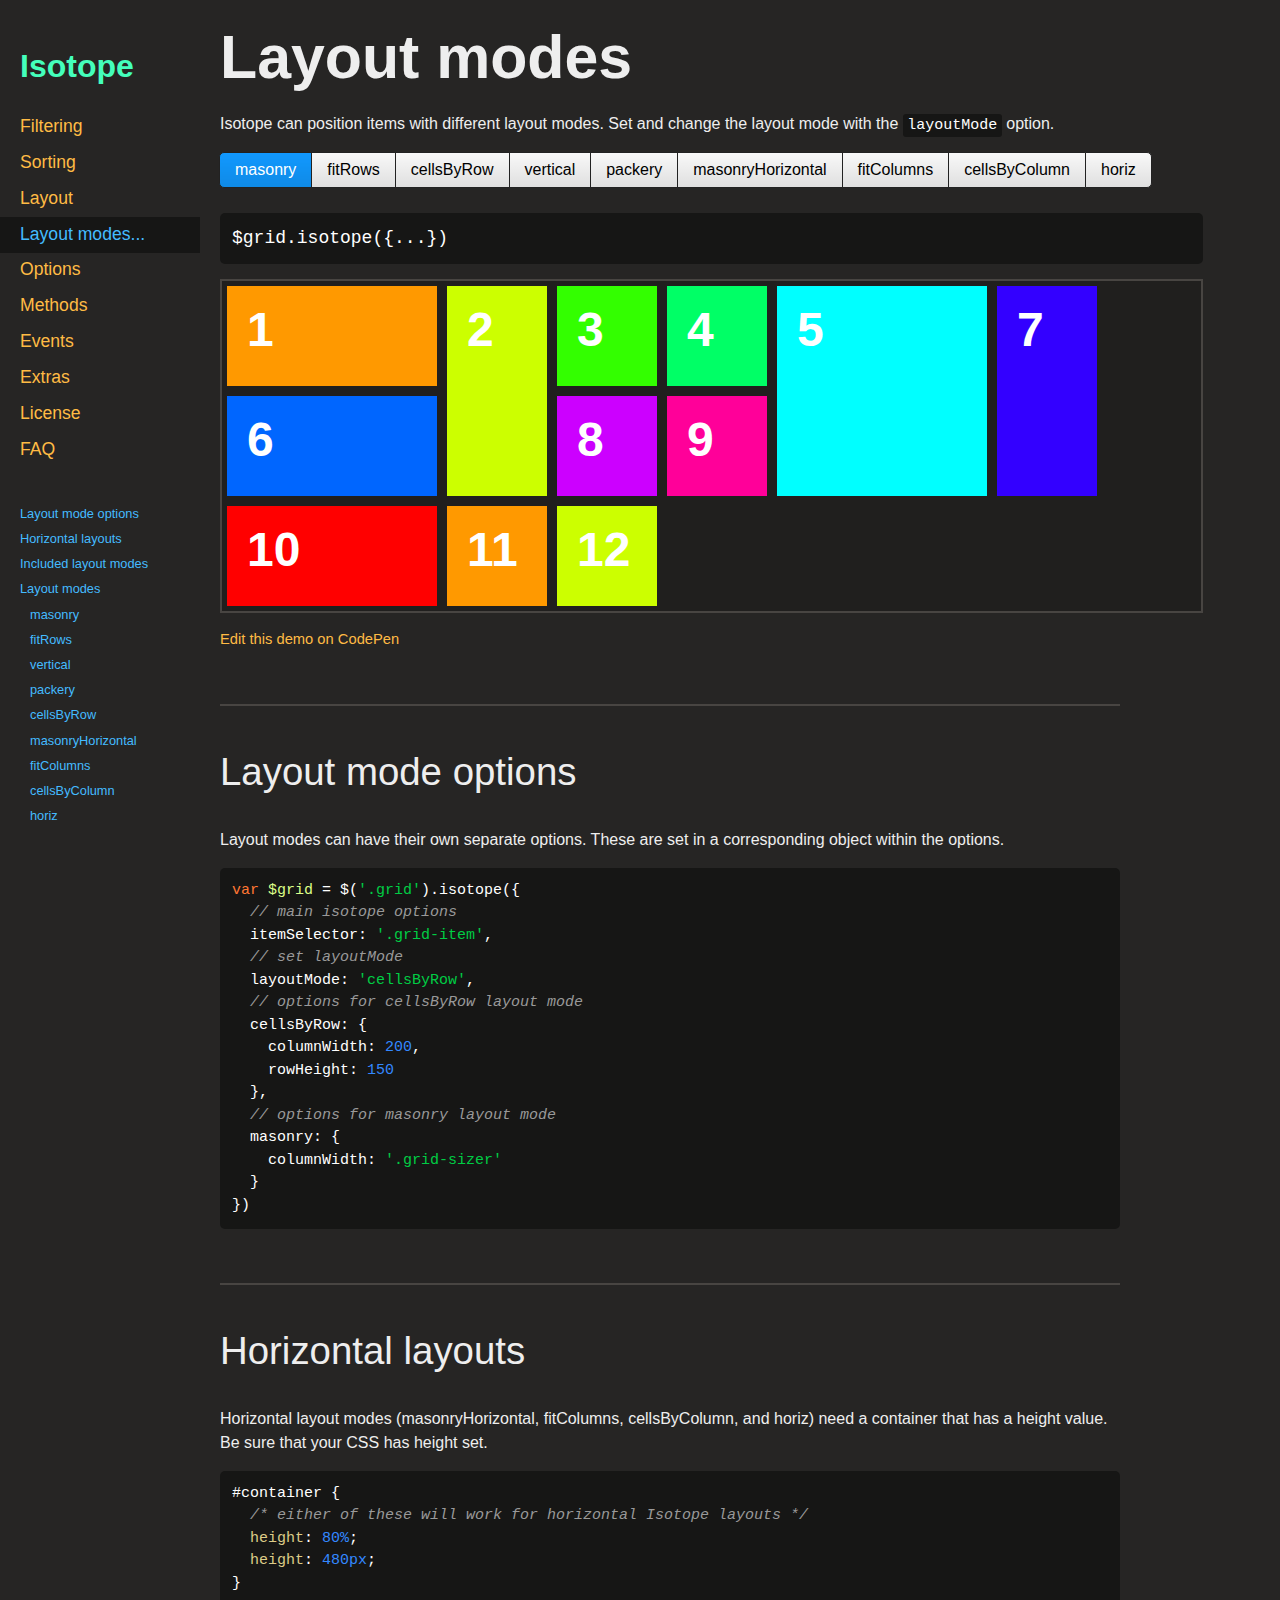
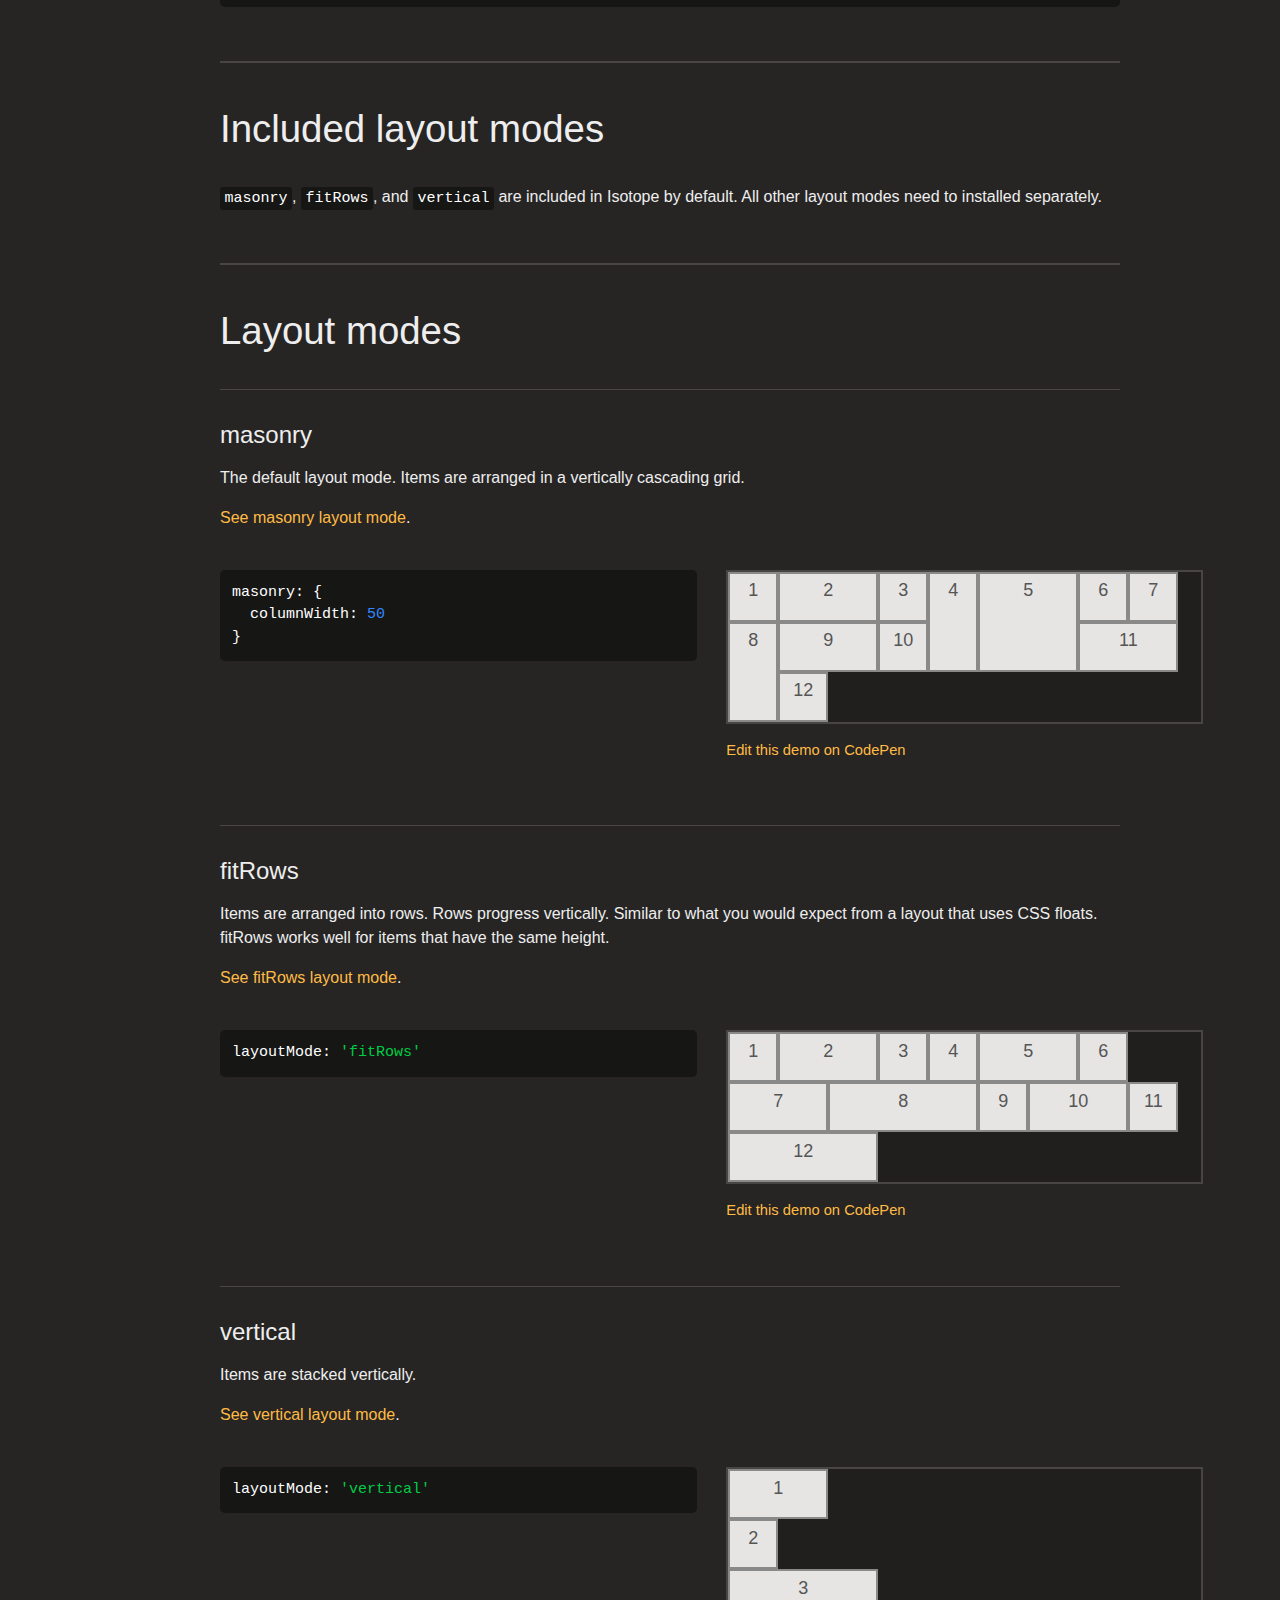
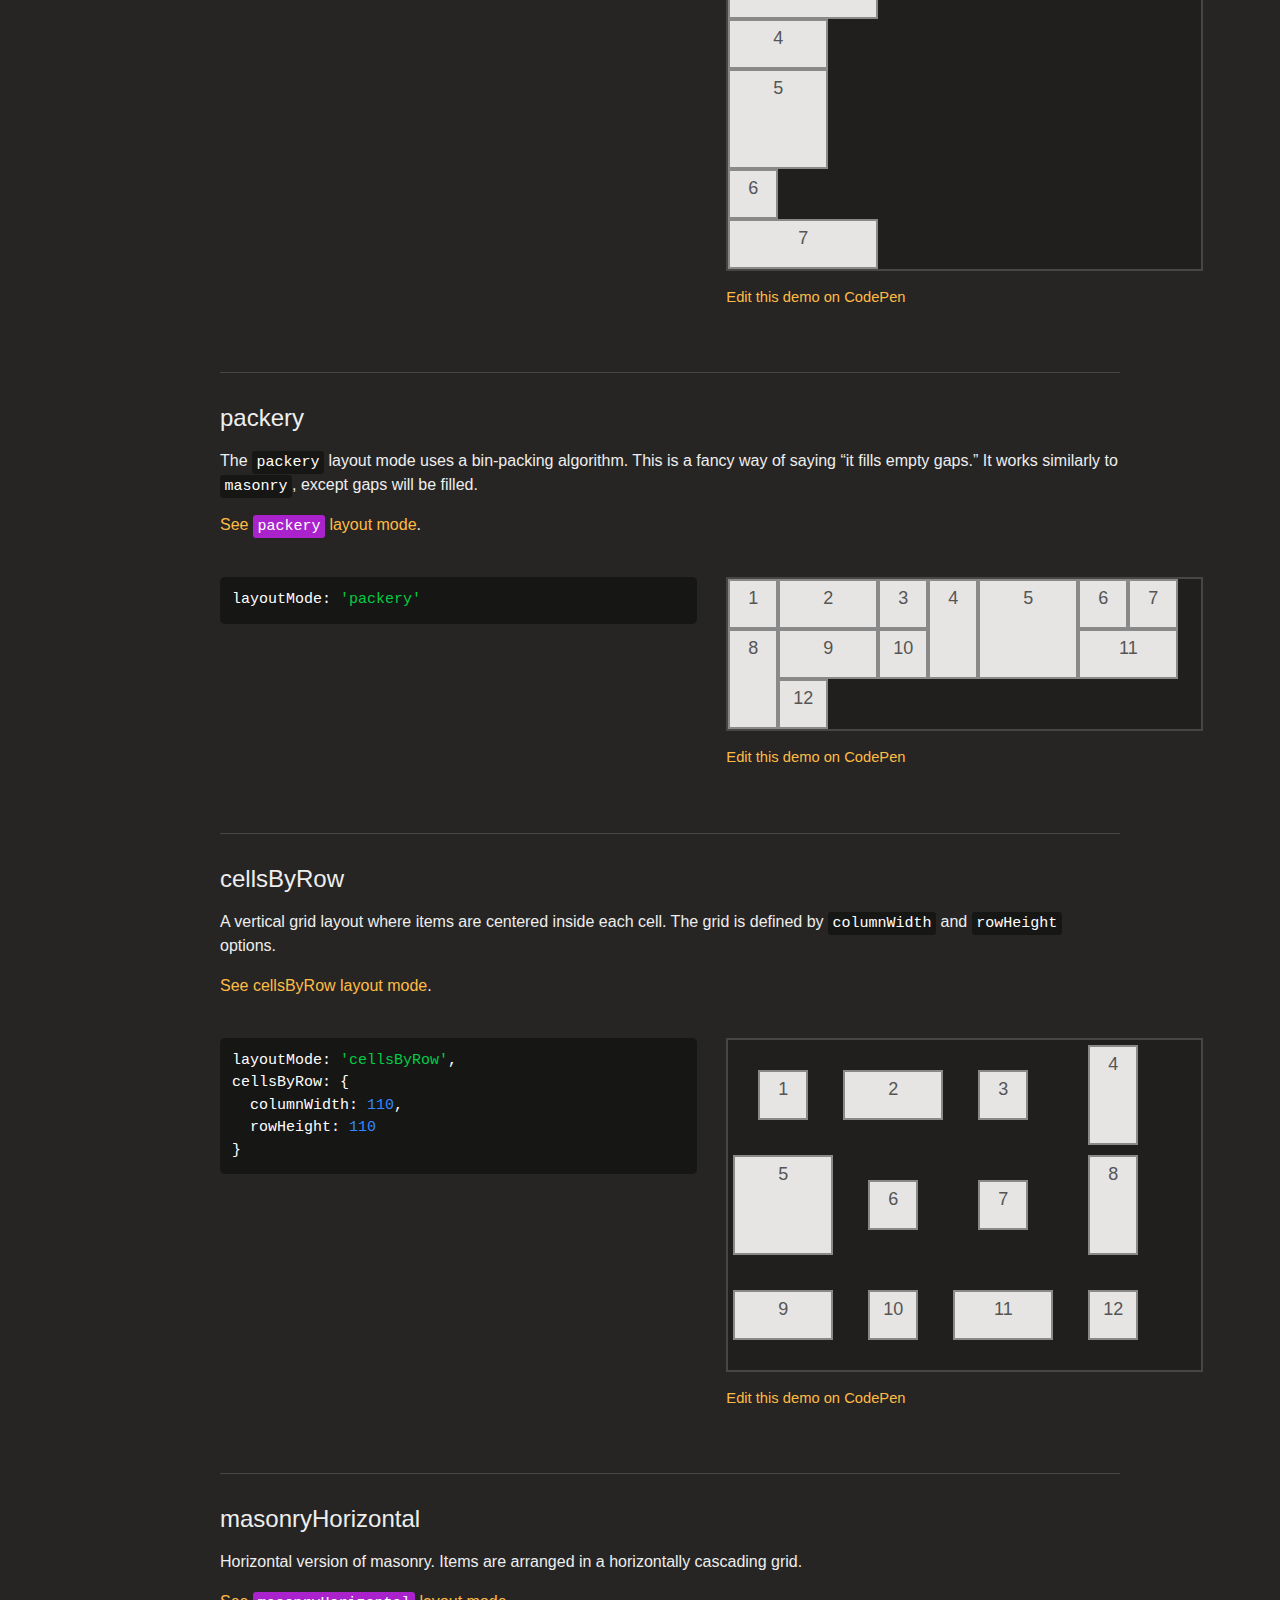
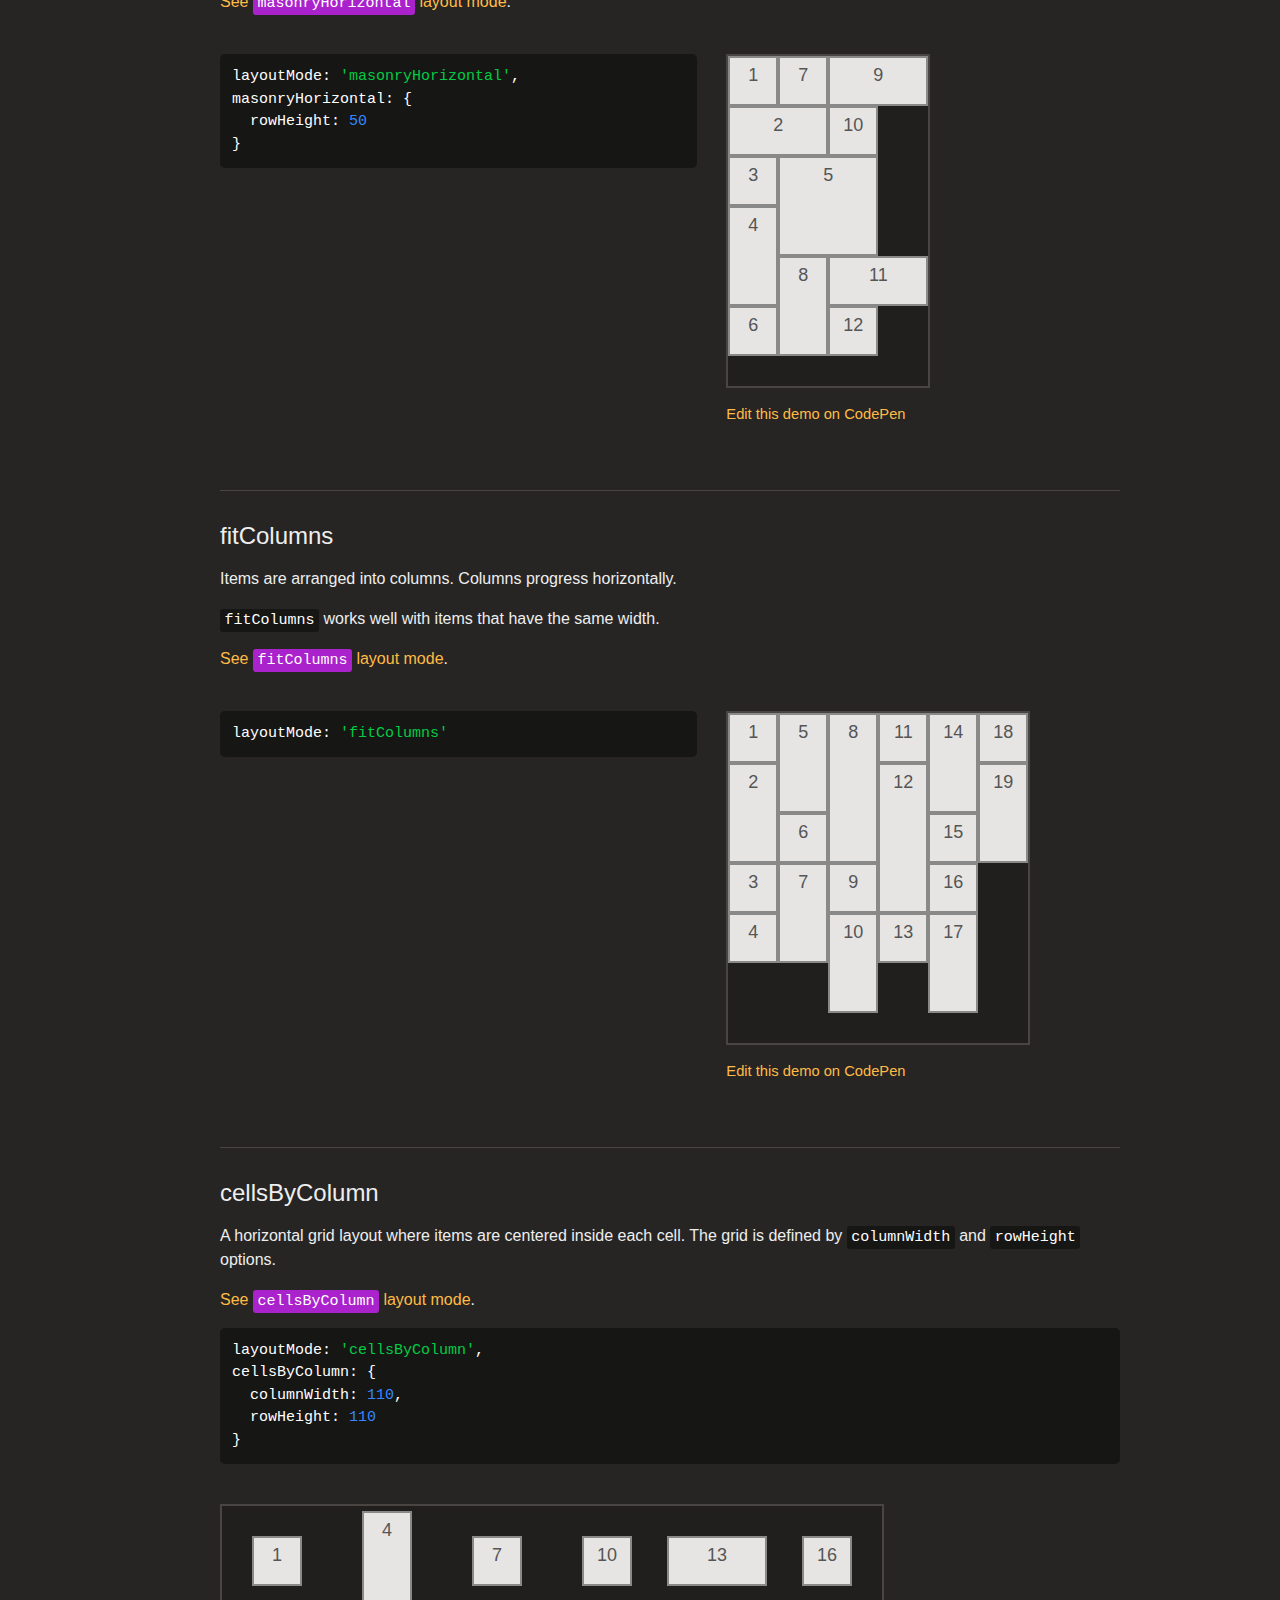
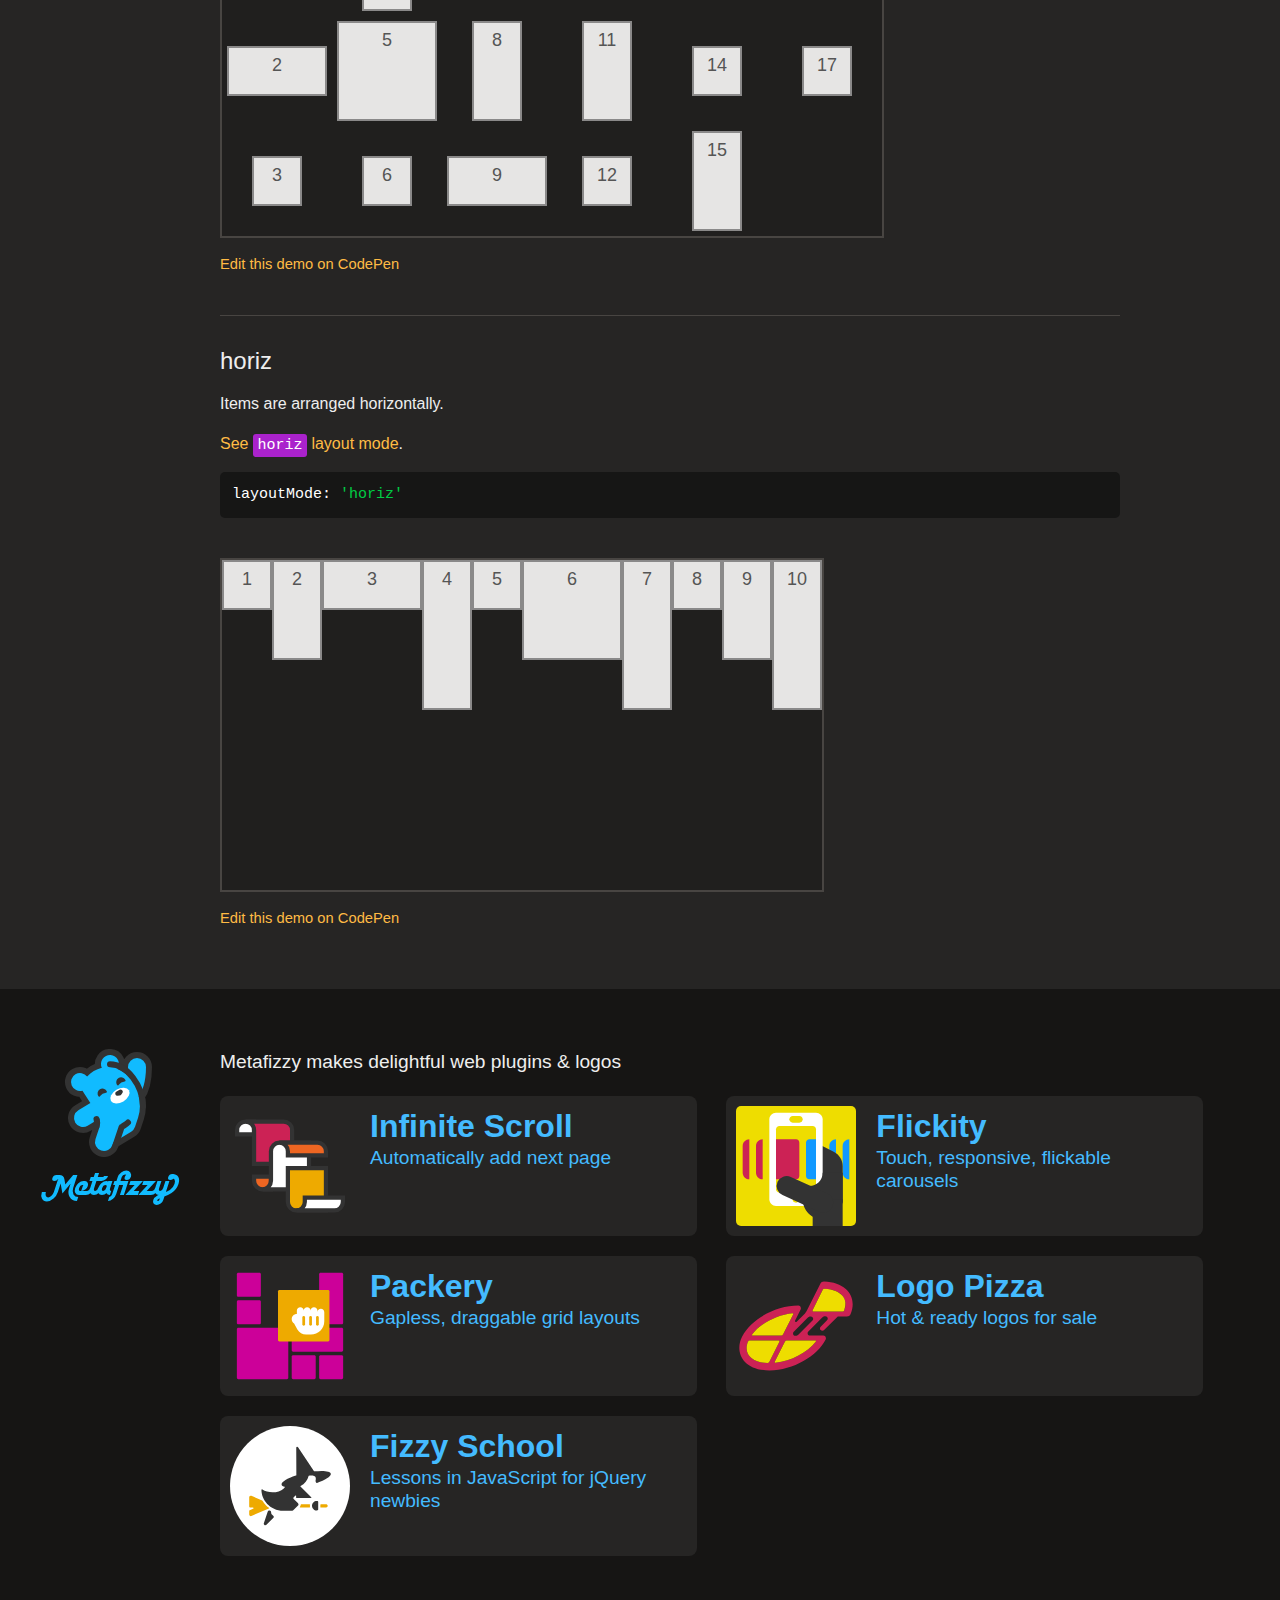
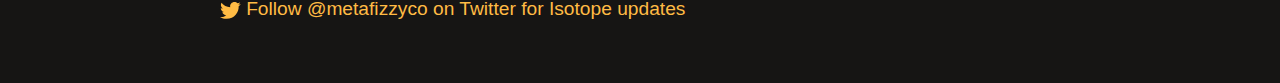
<file: js/isotope-docs/layout-modes.html>
<!doctype html>
<html class="export" lang="en">
<head>
  <meta charset="utf-8">
  <meta name="viewport" content="width=device-width">
  <meta name="description" content="Filter &amp; sort magical layouts">

  <title>Isotope &#xB7; Layout modes</title>

    <!-- Isotope does not require any CSS files -->
    <link rel="stylesheet" href="css/isotope-docs.css?6" media="screen">

  <meta name="twitter:card" content="summary">
  <meta name="twitter:site" content="@metafizzyco">
  <meta name="twitter:url" content="https://isotope.metafizzy.co/layout-modes.html">
  <meta name="twitter:title" content="Isotope Layout modes">
  <meta name="twitter:description" content="Filter &amp; sort magical layouts">

</head>
<body class="page--layout-modes">


  <div class="nav">
    <h1 class="nav__title"><a href=".">Isotope</a></h1>
  
    <ol class="site-nav">
      <li class="site-nav__item site-nav__item--filtering">
        <a class="site-nav__item__link" href="filtering.html">Filtering</a></li>
      <li class="site-nav__item site-nav__item--sorting">
        <a class="site-nav__item__link" href="sorting.html">Sorting</a></li>
      <li class="site-nav__item site-nav__item--layout ">
        <a class="site-nav__item__link" href="layout.html">Layout</a>
      </li>
      <li class="site-nav__item site-nav__item--layout-modes sub-nav-parent">
        <a class="site-nav__item__link" href="layout-modes.html">Layout modes</a>
        <ul class="sub-nav">
            <li class="sub-nav__item sub-nav__item--masonry">
              <a class="sub-nav__item__link" href="layout-modes/masonry.html">masonry</a></li>
            <li class="sub-nav__item sub-nav__item--fitrows">
              <a class="sub-nav__item__link" href="layout-modes/fitrows.html">fitRows</a></li>
            <li class="sub-nav__item sub-nav__item--vertical">
              <a class="sub-nav__item__link" href="layout-modes/vertical.html">vertical</a></li>
            <li class="sub-nav__item sub-nav__item--packery">
              <a class="sub-nav__item__link" href="layout-modes/packery.html">packery</a></li>
            <li class="sub-nav__item sub-nav__item--cellsbyrow">
              <a class="sub-nav__item__link" href="layout-modes/cellsbyrow.html">cellsByRow</a></li>
            <li class="sub-nav__item sub-nav__item--masonryhorizontal">
              <a class="sub-nav__item__link" href="layout-modes/masonryhorizontal.html">masonryHorizontal</a></li>
            <li class="sub-nav__item sub-nav__item--fitcolumns">
              <a class="sub-nav__item__link" href="layout-modes/fitcolumns.html">fitColumns</a></li>
            <li class="sub-nav__item sub-nav__item--cellsbycolumn">
              <a class="sub-nav__item__link" href="layout-modes/cellsbycolumn.html">cellsByColumn</a></li>
            <li class="sub-nav__item sub-nav__item--horiz">
              <a class="sub-nav__item__link" href="layout-modes/horiz.html">horiz</a></li>
        </ul>
      </li>
      <li class="site-nav__item site-nav__item--options">
        <a class="site-nav__item__link" href="options.html">Options</a></li>
      <li class="site-nav__item site-nav__item--methods">
        <a class="site-nav__item__link" href="methods.html">Methods</a></li>
      <li class="site-nav__item site-nav__item--events">
        <a class="site-nav__item__link" href="events.html">Events</a></li>
      <li class="site-nav__item site-nav__item--extras">
        <a class="site-nav__item__link" href="extras.html">Extras</a></li>
      <li class="site-nav__item site-nav__item--license">
        <a class="site-nav__item__link" href="license.html">License</a></li>
      <li class="site-nav__item site-nav__item--faq">
        <a class="site-nav__item__link" href="faq.html">FAQ</a></li>
    </ol>
  
    <ul class="page-nav" data-js="page-nav">
<li class="page-nav__item page-nav__item--h2"><a href="#layout-mode-options">Layout mode options</a></li>
<li class="page-nav__item page-nav__item--h2"><a href="#horizontal-layouts">Horizontal layouts</a></li>
<li class="page-nav__item page-nav__item--h2"><a href="#included-layout-modes">Included layout modes</a></li>
<li class="page-nav__item page-nav__item--h2"><a href="#layout-modes">Layout modes</a></li>
<li class="page-nav__item page-nav__item--h3"><a href="#masonry">masonry</a></li>
<li class="page-nav__item page-nav__item--h3"><a href="#fitrows">fitRows</a></li>
<li class="page-nav__item page-nav__item--h3"><a href="#vertical">vertical</a></li>
<li class="page-nav__item page-nav__item--h3"><a href="#packery">packery</a></li>
<li class="page-nav__item page-nav__item--h3"><a href="#cellsbyrow">cellsByRow</a></li>
<li class="page-nav__item page-nav__item--h3"><a href="#masonryhorizontal">masonryHorizontal</a></li>
<li class="page-nav__item page-nav__item--h3"><a href="#fitcolumns">fitColumns</a></li>
<li class="page-nav__item page-nav__item--h3"><a href="#cellsbycolumn">cellsByColumn</a></li>
<li class="page-nav__item page-nav__item--h3"><a href="#horiz">horiz</a></li>
</ul>
  </div>


  <div id="content" class="main">
    <div class="container">
        <h1>Layout modes</h1>


<p>Isotope can position items with different layout modes. Set and change the layout mode with the <code>layoutMode</code> option.</p>

<div class="big-demo go-wide" data-js="layout-modes-demo">

  <div class="button-group js-radio-button-group">
    <button class="button is-checked" data-layout-mode="masonry" checked="checked">masonry</button>
    <button class="button" data-layout-mode="fitRows">fitRows</button>
    <button class="button" data-layout-mode="cellsByRow">cellsByRow</button>
    <button class="button" data-layout-mode="vertical">vertical</button>
    <button class="button" data-layout-mode="packery">packery</button>
    <button class="button" data-layout-mode="masonryHorizontal" data-is-horizontal="true">masonryHorizontal</button>
    <button class="button" data-layout-mode="fitColumns" data-is-horizontal="true">fitColumns</button>
    <button class="button" data-layout-mode="cellsByColumn" data-is-horizontal="true">cellsByColumn</button>
    <button class="button" data-layout-mode="horiz" data-is-horizontal="true">horiz</button>
  </div>

  <pre class="code-display"><code>$grid.isotope({...})</code></pre>

  <div class="grid">
    <div class="grid-splash-item grid-splash-item--width2">1</div>
    <div class="grid-splash-item grid-splash-item--height2">2</div>
    <div class="grid-splash-item">3</div>
    <div class="grid-splash-item">4</div>
    <div class="grid-splash-item grid-splash-item--width2 grid-splash-item--height2">5</div>
    <div class="grid-splash-item grid-splash-item--width2">6</div>
    <div class="grid-splash-item grid-splash-item--height2">7</div>
    <div class="grid-splash-item">8</div>
    <div class="grid-splash-item">9</div>
    <div class="grid-splash-item grid-splash-item--width2">10</div>
    <div class="grid-splash-item">11</div>
    <div class="grid-splash-item">12</div>
  </div>

  <p class="edit-demo">
      <a href="https://codepen.io/desandro/pen/ClgeH">Edit this demo on CodePen</a>
  </p>
</div>

<h2 id="layout-mode-options">Layout mode options</h2>

<p>Layout modes can have their own separate options. These are set in a corresponding object within the options.</p>

<pre><code class="js"><span class="keyword">var</span> <span class="jquery_var">$grid</span> = $(<span class="string">&apos;.grid&apos;</span>).isotope({
  <span class="comment">// main isotope options</span>
  itemSelector: <span class="string">&apos;.grid-item&apos;</span>,
  <span class="comment">// set layoutMode</span>
  layoutMode: <span class="string">&apos;cellsByRow&apos;</span>,
  <span class="comment">// options for cellsByRow layout mode</span>
  cellsByRow: {
    <span class="attr">columnWidth</span>: <span class="number">200</span>,
    <span class="attr">rowHeight</span>: <span class="number">150</span>
  },
  <span class="comment">// options for masonry layout mode</span>
  masonry: {
    <span class="attr">columnWidth</span>: <span class="string">&apos;.grid-sizer&apos;</span>
  }
})
</code></pre>


<h2 id="horizontal-layouts">Horizontal layouts</h2>

<p>Horizontal layout modes (masonryHorizontal, fitColumns, cellsByColumn, and horiz) need a container that has a height value. Be sure that your CSS has height set.</p>

<pre><code class="css"><span class="selector-id">#container</span> {
  <span class="comment">/* either of these will work for horizontal Isotope layouts */</span>
  <span class="attribute">height</span>: <span class="number">80%</span>;
  <span class="attribute">height</span>: <span class="number">480px</span>;
}
</code></pre>


<h2 id="included-layout-modes">Included layout modes</h2>

<p><code>masonry</code>, <code>fitRows</code>, and <code>vertical</code> are included in Isotope by default. All other layout modes need to installed separately.</p>


<h2 id="layout-modes">Layout modes</h2>


<h3 id="masonry">masonry</h3>

<p>The default layout mode. Items are arranged in a vertically cascading grid.</p>

<p><a href="layout-modes/masonry.html">See masonry layout mode</a>.</p>

<div class="duo example">
  <div class="duo__cell example__code">
<pre><code class="js">masonry: {
  <span class="attr">columnWidth</span>: <span class="number">50</span>
}
</code></pre>
  </div>
  <div class="duo__cell example__demo">
    <div class="grid grid--counting" data-isotope="{ &quot;masonry&quot;: { &quot;columnWidth&quot;: 50 } }">
      <div class="grid-item"></div>
      <div class="grid-item grid-item--width2"></div>
      <div class="grid-item"></div>
      <div class="grid-item grid-item--height2"></div>
      <div class="grid-item grid-item--width2 grid-item--height2"></div>
      <div class="grid-item"></div>
      <div class="grid-item"></div>
      <div class="grid-item grid-item--height2"></div>
      <div class="grid-item grid-item--width2"></div>
      <div class="grid-item"></div>
      <div class="grid-item grid-item--width2"></div>
      <div class="grid-item"></div>
    </div>
    <p class="edit-demo">
        <a href="https://codepen.io/desandro/pen/mEinp">Edit this demo on CodePen</a>
    </p>
  </div>
</div>


<h3 id="fitrows">fitRows</h3>

<p>Items are arranged into rows. Rows progress vertically. Similar to what you would expect from a layout that uses CSS floats. fitRows works well for items that have the same height.</p>

<p><a href="layout-modes/fitrows.html">See fitRows layout mode</a>.</p>

<div class="duo example">
  <div class="duo__cell example__code">
<pre><code class="js">layoutMode: <span class="string">&apos;fitRows&apos;</span>
</code></pre>
  </div>
  <div class="duo__cell example__demo">
    <div class="grid grid--counting" data-isotope="{ &quot;layoutMode&quot;: &quot;fitRows&quot; }">
      <div class="grid-item"></div>
      <div class="grid-item grid-item--width2"></div>
      <div class="grid-item"></div>
      <div class="grid-item"></div>
      <div class="grid-item grid-item--width2"></div>
      <div class="grid-item"></div>
      <div class="grid-item grid-item--width2"></div>
      <div class="grid-item grid-item--width3"></div>
      <div class="grid-item"></div>
      <div class="grid-item grid-item--width2"></div>
      <div class="grid-item"></div>
      <div class="grid-item grid-item--width3"></div>
    </div>
    <p class="edit-demo">
        <a href="https://codepen.io/desandro/pen/nCskp">Edit this demo on CodePen</a>
    </p>
  </div>
</div>


<h3 id="vertical">vertical</h3>

<p>Items are stacked vertically.</p>

<p><a href="layout-modes/vertical.html">See vertical layout mode</a>.</p>

<div class="duo example">
  <div class="duo__cell example__code">
<pre><code class="js">layoutMode: <span class="string">&apos;vertical&apos;</span>
</code></pre>
  </div>
  <div class="duo__cell example__demo">
    <div class="grid grid--counting" data-isotope="{ &quot;layoutMode&quot;: &quot;vertical&quot; }">
      <div class="grid-item grid-item--width2"></div>
      <div class="grid-item"></div>
      <div class="grid-item grid-item--width3"></div>
      <div class="grid-item grid-item--width2"></div>
      <div class="grid-item grid-item--width2 grid-item--height2"></div>
      <div class="grid-item"></div>
      <div class="grid-item grid-item--width3"></div>
    </div>
    <p class="edit-demo">
        <a href="https://codepen.io/desandro/pen/oXxepd">Edit this demo on CodePen</a>
    </p>
  </div>
</div>


<h3 id="packery">packery</h3>

<p>The <code>packery</code> layout mode uses a bin-packing algorithm. This is a fancy way of saying &#x201C;it fills empty gaps.&#x201D; It works similarly to <code>masonry</code>, except gaps will be filled.</p>

<p><a href="layout-modes/packery.html">See <code>packery</code> layout mode</a>.</p>

<div class="duo example">
  <div class="duo__cell example__code">
<pre><code class="js">layoutMode: <span class="string">&apos;packery&apos;</span>
</code></pre>
  </div>
  <div class="duo__cell example__demo">
    <div class="grid grid--counting" data-isotope="{ &quot;layoutMode&quot;: &quot;packery&quot; }">
      <div class="grid-item"></div>
      <div class="grid-item grid-item--width2"></div>
      <div class="grid-item"></div>
      <div class="grid-item grid-item--height2"></div>
      <div class="grid-item grid-item--width2 grid-item--height2"></div>
      <div class="grid-item"></div>
      <div class="grid-item"></div>
      <div class="grid-item grid-item--height2"></div>
      <div class="grid-item grid-item--width2"></div>
      <div class="grid-item"></div>
      <div class="grid-item grid-item--width2"></div>
      <div class="grid-item"></div>
    </div>
    <p class="edit-demo">
        <a href="https://codepen.io/desandro/pen/vdwmb">Edit this demo on CodePen</a>
    </p>
  </div>
</div>


<h3 id="cellsbyrow">cellsByRow</h3>

<p>A vertical grid layout where items are centered inside each cell. The grid is defined by <code>columnWidth</code> and <code>rowHeight</code> options.</p>

<p><a href="layout-modes/cellsbyrow.html">See cellsByRow layout mode</a>.</p>

<div class="duo example">
  <div class="duo__cell example__code">
<pre><code class="js">layoutMode: <span class="string">&apos;cellsByRow&apos;</span>,
<span class="attr">cellsByRow</span>: {
  <span class="attr">columnWidth</span>: <span class="number">110</span>,
  <span class="attr">rowHeight</span>: <span class="number">110</span>
}
</code></pre>
  </div>
  <div class="duo__cell example__demo">
    <div class="grid grid--counting" data-isotope="{ &quot;layoutMode&quot;: &quot;cellsByRow&quot;, &quot;cellsByRow&quot;: { &quot;columnWidth&quot;: 110, &quot;rowHeight&quot;: 110 } }">
      <div class="grid-item"></div>
      <div class="grid-item grid-item--width2"></div>
      <div class="grid-item"></div>
      <div class="grid-item grid-item--height2"></div>
      <div class="grid-item grid-item--width2 grid-item--height2"></div>
      <div class="grid-item"></div>
      <div class="grid-item"></div>
      <div class="grid-item grid-item--height2"></div>
      <div class="grid-item grid-item--width2"></div>
      <div class="grid-item"></div>
      <div class="grid-item grid-item--width2"></div>
      <div class="grid-item"></div>
    </div>

    <p class="edit-demo">
        <a href="https://codepen.io/desandro/pen/zFart">Edit this demo on CodePen</a>
    </p>
  </div>
</div>


<h3 id="masonryhorizontal">masonryHorizontal</h3>

<p>Horizontal version of masonry. Items are arranged in a horizontally cascading grid.</p>

<p><a href="layout-modes/masonryhorizontal.html">See <code>masonryHorizontal</code> layout mode</a>.</p>

<div class="duo example">
  <div class="duo__cell example__code">
<pre><code class="js">layoutMode: <span class="string">&apos;masonryHorizontal&apos;</span>,
<span class="attr">masonryHorizontal</span>: {
  <span class="attr">rowHeight</span>: <span class="number">50</span>
}
</code></pre>
  </div>
  <div class="duo__cell example__demo">
    <div class="grid grid--counting grid--horizontal horizontal counting" data-isotope="{ &quot;layoutMode&quot;: &quot;masonryHorizontal&quot;, &quot;masonryHorizontal&quot;: { &quot;rowHeight&quot;: 50 } }">
      <div class="grid-item"></div>
      <div class="grid-item grid-item--width2"></div>
      <div class="grid-item"></div>
      <div class="grid-item grid-item--height2"></div>
      <div class="grid-item grid-item--width2 grid-item--height2"></div>
      <div class="grid-item"></div>
      <div class="grid-item"></div>
      <div class="grid-item grid-item--height2"></div>
      <div class="grid-item grid-item--width2"></div>
      <div class="grid-item"></div>
      <div class="grid-item grid-item--width2"></div>
      <div class="grid-item"></div>
    </div>
    <p class="edit-demo">
        <a href="https://codepen.io/desandro/pen/oCiAD">Edit this demo on CodePen</a>
    </p>
  </div>
</div>


<h3 id="fitcolumns">fitColumns</h3>

<p>Items are arranged into columns. Columns progress horizontally.</p>

<p><code>fitColumns</code> works well with items that have the same width.</p>

<p><a href="layout-modes/fitcolumns.html">See <code>fitColumns</code> layout mode</a>.</p>

<div class="duo example">
  <div class="duo__cell example__code">
<pre><code class="js">layoutMode: <span class="string">&apos;fitColumns&apos;</span>
</code></pre>
  </div>
  <div class="duo__cell example__demo">
    <div class="grid grid--counting grid--horizontal" data-isotope="{ &quot;layoutMode&quot;: &quot;fitColumns&quot; }">
      <div class="grid-item"></div>
      <div class="grid-item grid-item--height2"></div>
      <div class="grid-item"></div>
      <div class="grid-item"></div>
      <div class="grid-item grid-item--height2"></div>
      <div class="grid-item"></div>
      <div class="grid-item grid-item--height2"></div>
      <div class="grid-item grid-item--height3"></div>
      <div class="grid-item"></div>
      <div class="grid-item grid-item--height2"></div>
      <div class="grid-item"></div>
      <div class="grid-item grid-item--height3"></div>
      <div class="grid-item"></div>
      <div class="grid-item grid-item--height2"></div>
      <div class="grid-item"></div>
      <div class="grid-item"></div>
      <div class="grid-item grid-item--height2"></div>
      <div class="grid-item"></div>
      <div class="grid-item grid-item--height2"></div>
    </div>
    <p class="edit-demo">
        <a href="https://codepen.io/desandro/pen/zEAwi">Edit this demo on CodePen</a>
    </p>
  </div>
</div>


<h3 id="cellsbycolumn">cellsByColumn</h3>

<p>A horizontal grid layout where items are centered inside each cell. The grid is defined by <code>columnWidth</code> and <code>rowHeight</code> options.</p>

<p><a href="layout-modes/cellsbycolumn.html">See <code>cellsByColumn</code> layout mode</a>.</p>

<pre><code class="js">layoutMode: <span class="string">&apos;cellsByColumn&apos;</span>,
<span class="attr">cellsByColumn</span>: {
  <span class="attr">columnWidth</span>: <span class="number">110</span>,
  <span class="attr">rowHeight</span>: <span class="number">110</span>
}
</code></pre>

<div class="example">
  <div class="grid grid--counting grid--horizontal" data-isotope="{ &quot;layoutMode&quot;: &quot;cellsByColumn&quot;, &quot;cellsByColumn&quot;: { &quot;columnWidth&quot;: 110, &quot;rowHeight&quot;: 110 } }">
    <div class="grid-item"></div>
    <div class="grid-item grid-item--width2"></div>
    <div class="grid-item"></div>
    <div class="grid-item grid-item--height2"></div>
    <div class="grid-item grid-item--width2 grid-item--height2"></div>
    <div class="grid-item"></div>
    <div class="grid-item"></div>
    <div class="grid-item grid-item--height2"></div>
    <div class="grid-item grid-item--width2"></div>
    <div class="grid-item"></div>
    <div class="grid-item grid-item--height2"></div>
    <div class="grid-item"></div>
    <div class="grid-item grid-item--width2"></div>
    <div class="grid-item"></div>
    <div class="grid-item grid-item--height2"></div>
    <div class="grid-item"></div>
    <div class="grid-item"></div>
  </div>
  <p class="edit-demo">
      <a href="https://codepen.io/desandro/pen/qAlEy">Edit this demo on CodePen</a>
  </p>
</div>


<h3 id="horiz">horiz</h3>

<p>Items are arranged horizontally.</p>

<p><a href="layout-modes/horiz.html">See <code>horiz</code> layout mode</a>.</p>

<pre><code class="js">layoutMode: <span class="string">&apos;horiz&apos;</span>
</code></pre>

<div class="example">
  <div class="grid grid--counting grid--horizontal" data-isotope="{ &quot;layoutMode&quot;: &quot;horiz&quot; }">
    <div class="grid-item"></div>
    <div class="grid-item grid-item--height2"></div>
    <div class="grid-item grid-item--width2"></div>
    <div class="grid-item grid-item--height3"></div>
    <div class="grid-item"></div>
    <div class="grid-item grid-item--width2 grid-item--height2"></div>
    <div class="grid-item grid-item--height3"></div>
    <div class="grid-item"></div>
    <div class="grid-item grid-item--height2"></div>
    <div class="grid-item grid-item--height3"></div>
  </div>
  <p class="edit-demo">
      <a href="https://codepen.io/desandro/pen/uGetl">Edit this demo on CodePen</a>
  </p>
</div>


    </div>
  </div>

  <footer class="site-footer">
  
    <div class="container">
  
      <p class="site-footer__copy">Metafizzy makes delightful web plugins &amp; logos</p>
  
      <div class="showcase">
      
        <ul class="showcase-item-list">
      
            <li class="showcase-item">
              <a class="showcase-item__link" href="https://infinite-scroll.com">
                <div class="showcase-item__image">
                    <svg class="infinite-scroll-illo" xmlns="http://www.w3.org/2000/svg" viewbox="0 0 520 520" width="200" height="200">
                      <path class="infinite-scroll-illo__page infinite-scroll-illo__page--back" d="M90,110H10V90c0-22,18-40,40-40h40V110z"/>
                      <path class="infinite-scroll-illo__page infinite-scroll-illo__page--front1" d="M270,90L270,90c0-22-18-40-40-40h0H50h0c22,0,40,18,40,40v0v0v160h180V90z"/>
                      <path class="infinite-scroll-illo__page infinite-scroll-illo__page--front2" d="M170,330v-20H90v20v0c0,22,18,40,40,40h0h40V330z"/>
                      <path class="infinite-scroll-illo__page infinite-scroll-illo__page--back" d="M350,150H210c-22,0-40,18-40,40v140v0c0,22-18,40-40,40h0h220V150z"/>
                      <path class="infinite-scroll-illo__page infinite-scroll-illo__page--front3" d="M430,470V270H250v160c0,22,18,40,40,40H430z"/>
                      <path class="infinite-scroll-illo__page infinite-scroll-illo__page--front2" d="M250,190v20h180v-20c0-22-18-40-40-40H210h0C232,150,250,168,250,190L250,190z"/>
                      <path class="infinite-scroll-illo__page infinite-scroll-illo__page--back" d="M330,410v20v0c0,22-18,40-40,40h0h180c22,0,40-18,40-40v-20H330z"/>
                    </svg>
                </div>
                <div class="showcase-item__text">
                  <h3 class="showcase-item__title">Infinite Scroll</h3>
                  <p class="showcase-item__description">Automatically add next page</p>
                </div>
              </a>
            </li>
      
            <li class="showcase-item">
              <a class="showcase-item__link" href="https://flickity.metafizzy.co">
                <div class="showcase-item__image">
                    <svg class="flickity-illo" xmlns="http://www.w3.org/2000/svg" viewbox="0 0 360 360" width="100" height="100">
                      <path class="flickity-illo__color1" fill="#19F" d="M300 220L300 220c-11 0-20-9-20-20v-80c0-11 9-20 20-20h0V220z"/>
                      <path class="flickity-illo__color1" fill="#19F" d="M340 220L340 220c-11 0-20-9-20-20v-80c0-11 9-20 20-20h0V220z"/>
                      <path class="flickity-illo__color2" fill="#333" d="M320 290V180c0-18-10-35-27-43L240 110v180H320z"/>
                      <path class="flickity-illo__color3" fill="white" d="M240 300H120c-11 0-20-9-20-20V40c0-11 9-20 20-20h120c11 0 20 9 20 20v240C260 291 251 300 240 300z"/>
                      <path class="flickity-illo__color4" fill="#ED0" d="M230 260H130c-6 0-10-5-10-10V70c0-6 5-10 10-10h100c6 0 10 5 10 10v180 C240 256 236 260 230 260z"/>
                      <path class="flickity-illo__color2" fill="#333" d="M260 200h60v81c0 32-26 59-59 59h0c-34 0-61-27-61-61V240h20 C242 240 260 222 260 200L260 200z"/>
                      <path class="flickity-illo__color5" fill="#C25" d="M180 220h-60V100h60c6 0 10 5 10 10v100C190 216 186 220 180 220z"/>
                      <path class="flickity-illo__color1" fill="#19F" d="M240 220h-20c-6 0-10-5-10-10V110c0-6 5-10 10-10h20V220z"/>
                      <rect class="flickity-illo__color2" fill="#333" x="230" y="280" width="90" height="80"/>
                      <circle class="flickity-illo__color4" fill="#ED0" cx="180" cy="280" r="10"/>
                      <line class="flickity-illo__thumb" stroke="#333" stroke-width="60" stroke-linecap="round" x1="262" y1="290" x2="152" y2="240"/>
                      <path class="flickity-illo__color4" fill="#ED0" d="M190 50h-20c-6 0-10-5-10-10v0c0-6 5-10 10-10h20c6 0 10 5 10 10v0C200 46 196 50 190 50z"/>
                      <path class="flickity-illo__color5" fill="#C25" d="M80 220L80 220c-11 0-20-9-20-20v-80c0-11 9-20 20-20h0V220z"/>
                      <path class="flickity-illo__color5" fill="#C25" d="M40 220L40 220c-11 0-20-9-20-20v-80c0-11 9-20 20-20h0V220z"/>
                    </svg>
                </div>
                <div class="showcase-item__text">
                  <h3 class="showcase-item__title">Flickity</h3>
                  <p class="showcase-item__description">Touch, responsive, flickable carousels</p>
                </div>
              </a>
            </li>
      
            <li class="showcase-item">
              <a class="showcase-item__link" href="https://packery.metafizzy.co">
                <div class="showcase-item__image">
                    <svg class="packery-illo" xmlns="http://www.w3.org/2000/svg" viewbox="0 0 700 700" width="100" height="100">
                      <path class="packery-illo__item" fill="#C09" d="M172 180H48c-4 0-8-4-8-8V48c0-4 4-8 8-8h124c4 0 8 4 8 8v124C180 176 176 180 172 180z"/>
                      <path class="packery-illo__item" fill="#C09" d="M172 340H48c-4 0-8-4-8-8V208c0-4 4-8 8-8h124c4 0 8 4 8 8v124C180 336 176 340 172 340z"/>
                      <path class="packery-illo__item" fill="#C09" d="M492 660H368c-4 0-8-4-8-8V528c0-4 4-8 8-8h124c4 0 8 4 8 8v124C500 656 496 660 492 660z"/>
                      <path class="packery-illo__item" fill="#C09" d="M652 660H528c-4 0-8-4-8-8V528c0-4 4-8 8-8h124c4 0 8 4 8 8v124C660 656 656 660 652 660z"/>
                      <path class="packery-illo__item" fill="#C09" d="M652 500H368c-4 0-8-4-8-8V368c0-4 4-8 8-8h284c4 0 8 4 8 8v124C660 496 656 500 652 500z"/>
                      <path class="packery-illo__item" fill="#C09" d="M332 660H48c-4 0-8-4-8-8V368c0-4 4-8 8-8h284c4 0 8 4 8 8v284C340 656 336 660 332 660z"/>
                      <path class="packery-illo__item" fill="#C09" d="M652 340H528c-4 0-8-4-8-8V48c0-4 4-8 8-8h124c4 0 8 4 8 8v284C660 336 656 340 652 340z"/>
                      <path class="packery-illo__draggie" fill="#EA0" d="M572 440H288c-4 0-8-4-8-8V148c0-4 4-8 8-8h284c4 0 8 4 8 8v284C580 436 576 440 572 440z"/>
                      <g>
                        <path class="packery-illo__hand" fill="white" d="M530 250c-11 0-20 9-20 20v-10c0-11-9-20-20-20s-20 9-20 20c0-11-9-20-20-20s-20 9-20 20c0-11-9-20-20-20
                          s-20 9-20 20v20c-17 0-30 13-30 30c0 11 6 20 14 25l19 35c10 18 30 30 51 30h28
                          c43 0 78-35 78-78V270C550 259 541 250 530 250z"/>
                        <line class="packery-illo__hand-line" stroke="#EA0" fill="none" stroke-width="16" stroke-linecap="round" x1="430" y1="300" x2="430" y2="340"/>
                        <line class="packery-illo__hand-line" stroke="#EA0" fill="none" stroke-width="16" stroke-linecap="round" x1="470" y1="300" x2="470" y2="340"/>
                        <line class="packery-illo__hand-line" stroke="#EA0" fill="none" stroke-width="16" stroke-linecap="round" x1="510" y1="300" x2="510" y2="340"/>
                      </g>
                    </svg>
                </div>
                <div class="showcase-item__text">
                  <h3 class="showcase-item__title">Packery</h3>
                  <p class="showcase-item__description">Gapless, draggable grid layouts</p>
                </div>
              </a>
            </li>
      
            <li class="showcase-item">
              <a class="showcase-item__link" href="http://logo.pizza">
                <div class="showcase-item__image">
                    <svg class="logo-pizza-illo" xmlns="http://www.w3.org/2000/svg" viewbox="0 0 700 700" width="100" height="100">
                      <path class="logo-pizza-illo__outline" fill="#C25" d="M513 91c-9-0-17 5-21 12l-80 160c-3 5-6 10-11 15l-47 47
                        c-5 5-12-1-9-7l32-64c5-11-2-23-14-23h-0c-121 0-268 70-327 180
                        C-9 497 35 609 196 609c138 0 279-85 327-180v0c5-11-2-23-14-23h-77c-13 0-19-15-10-24
                        l81-81c5-5 11-8 18-8l0 0c13 0 19 15 10 24L494 354c-6 6-6 14 0 20c3 3 6 4 10 4
                        c4 0 7-1 10-4l80-80h53c9 0 17-5 21-13C707 190 656 97 513 91z M334 281l-59 117
                        c-2 5-7 8-13 8H97c-4 0-6-4-3-7c49-64 143-114 236-124C333 275 335 278 334 281z
                         M70 441c2-4 6-7 10-7h168c4 0 7 4 5 8l-59 118c-2 4-6 6-11 6
                        C106 565 38 521 70 441z M466 441c-49 64-143 114-236 124c-3 0-6-3-4-6l59-117
                        c2-5 7-8 13-8h166C466 434 468 438 466 441z M446 318l-81 81c-5 5-11 8-18 8l0 0
                        c-13 0-19-15-10-24l81-81c5-5 11-8 18-8l0 0C449 294 455 309 446 318z M447 258L506 139
                        c2-4 6-7 11-6c101 7 140 60 114 126c-2 4-6 7-10 7H452C448 266 445 262 447 258z"/>
                      <path class="logo-pizza-illo__slice" fill="#ED0" d="M334 281l-59 117c-2 5-7 8-13 8H97c-4 0-6-4-3-7
                        c49-64 143-114 236-124C333 275 335 278 334 281z"/>
                      <path class="logo-pizza-illo__slice" fill="#ED0" d="M70 441c2-4 6-7 10-7h168c4 0 7 4 5 8l-59 118c-2 4-6 6-11 6
                        C106 565 38 521 70 441z"/>
                      <path class="logo-pizza-illo__slice" fill="#ED0" d="M466 441c-49 64-143 114-236 124c-3 0-6-3-4-6l59-117
                        c2-5 7-8 13-8h166C466 434 468 438 466 441z"/>
                      <path class="logo-pizza-illo__slice" fill="#ED0" d="M447 258L506 139c2-4 6-7 11-6c101 7 140 60 114 126c-2 4-6 7-10 7H452
                        C448 266 445 262 447 258z"/>
                    </svg>
                </div>
                <div class="showcase-item__text">
                  <h3 class="showcase-item__title">Logo Pizza</h3>
                  <p class="showcase-item__description">Hot &amp; ready logos for sale</p>
                </div>
              </a>
            </li>
      
            <li class="showcase-item">
              <a class="showcase-item__link" href="http://fizzy.school">
                <div class="showcase-item__image">
                    <svg class="witchie-logo" xmlns="http://www.w3.org/2000/svg" viewbox="0 0 1000 1000" width="200" height="200">
                      <circle class="witchie-logo__moon" fill="white" cx="500" cy="500" r="500"/>
                      <path class="witchie-logo__broom" fill="#EA0" d="M582 675a35 35 0 0 0 8-20 3 3 0 0 1 3-2h71a3 3 0 0 1 3 3 59 59 0 0 0 0 20 3 3 0 0 1-3 3h-79A3 3 0 0 1 582 675Zm219 4a13 13 0 0 0 13-14c-1-7-7-12-14-12h-44a3 3 0 0 0-3 3v21a3 3 0 0 0 3 3ZM299 660a203 203 0 0 1-27-36 8 8 0 0 0-4-3L178 582a13 13 0 0 0-18 12v77a8 8 0 0 0 8 8h22a5 5 0 0 1 2 10L164 703a8 8 0 0 0-4 7v28a13 13 0 0 0 18 12l146-63a3 3 0 0 0 1-5A197 197 0 0 1 299 660Z"/>
                      <path class="witchie-logo__dress" fill="#333" d="M326 705h4a13 13 0 0 1 13 13v8a13 13 0 0 0 4 9l13 13a13 13 0 0 1 0 19l-56 56c-10 10-26-0-22-13L314 714A13 13 0 0 1 326 705Zm397-79c-27 0-47 26-37 54 3 7 11 16 17 19a42 42 0 0 0 19 5 38 38 0 0 0 7-1 8 8 0 0 0 6-8v-62a8 8 0 0 0-6-8 38 38 0 0 0-7-1M840 397c-3-15-33-23-77-23a521 521 0 0 0-59 4 5 5 0 0 1-5-2L567 177a8 8 0 0 0-7-4 8 8 0 0 0-8 8l1 227a5 5 0 0 1-4 5c-74 24-123 55-119 76 2 8 11 14 26 18a3 3 0 0 1 1 4l-11 11c-20 20-56 30-92 30-31 0-63-8-84-23a5 5 0 0 0-3-1 5 5 0 0 0-5 5c0 78 68 173 183 173h75a10 10 0 0 0 7-3l38-38a16 16 0 0 0 0-23l-34-34a10 10 0 0 1 0-14l15-15a3 3 0 0 1 5 2v15a5 5 0 0 0 5 5H674a4 4 0 0 0 3-7l-90-90a3 3 0 0 1 1-4c34-19 59-49 67-84a3 3 0 0 1 2-2c6-1 12-1 17-1 22 0 37 5 39 14 1 6 3 11 2 17-5 17 1 31 8 31a6 6 0 0 0 2-0C797 448 845 419 840 397Z"/>
                    </svg>
                </div>
                <div class="showcase-item__text">
                  <h3 class="showcase-item__title">Fizzy School</h3>
                  <p class="showcase-item__description">Lessons in JavaScript for jQuery newbies</p>
                </div>
              </a>
            </li>
      
        </ul> 
      
      </div>
  
      <p class="site-footer__copy">
        <a href="https://twitter.com/metafizzyco">
          <svg class="twitter-logo" xmlns="http://www.w3.org/2000/svg" viewbox="0 0 512 512" width="30" height="30">
            <path d="M512 97c-19 8-39 14-60 16 22-13 38-34 46-58-20 12-43 21-67 25-19-19-46-32-77-32-58 0-117 52-102 129-87-4-165-46-216-110-24 40-19 107 32 140-17 0-33-5-48-13v1c0 51 36 93 84 103-15 4-34 5-47 2 13 42 52 72 98 73-47 36-96 49-155 44 46 30 102 47 161 47 197 0 306-168 299-312 20-15 38-34 52-55z"/>
          </svg>
          Follow @metafizzyco on Twitter for Isotope updates
        </a>
      </p>
  
      <div class="mfzy-brand">
        <a class="mfzy-brand__link" href="https://metafizzy.co">
          <svg class="mfzy-logo" xmlns="http://www.w3.org/2000/svg" xmlns:xlink="http://www.w3.org/1999/xlink" viewbox="0 0 144 144" width="36" height="36">
            <title>Metafizzy logo</title>
            <defs>
              <path id="mfzy-logo__body" d="M 120 24 a 12 12 0 0 0-24 0 a 72 72 0 0 1 -1 11
                a 40 40 0 0 0 -13 -8.5 A 12 12 0 1 0 61.1 25.1 c -8 2 -14 6 -19.6 11.6 
                A 12 12 0 1 0 35.3 55.5 L 45.8 72.1 l -16 9.6 A 12 12 0 0 0 42.2 102.3
                L 58 92.8 a 20 20 0 0 1 -0.2 11.9 l -5.2 15.5 a 12 12 0 0 0 22.8 7.6
                l 1.1 -3.3 l 23.7 -14.2 a 12 12 0 0 0 5.2 -6.5 l 4 -12 A 50 50 0 0 0 111.9 76
                a 52 52 0 0 0 -1.6 -12.8 C 115 57 120 44 120 24Z"/>
              <path id="mfzy-logo__eye" d="M 0 6.5 a 6.5 6.5 0 0 1 13 0 c 0 3.5 -3 0.5 -6.5 0.5 s -6.5 3 -6.5 -0.5 Z"/>
              <clippath id="mfzy-logo__body-clip">
                <use xlink:href="#mfzy-logo__body"/>
              </clippath>
            </defs>
            <use class="mfzy-logo__body-outline" xlink:href="#mfzy-logo__body" fill="#333" stroke="#333" stroke-width="16"/>
            <use class="mfzy-logo__body-fill" xlink:href="#mfzy-logo__body"/>
            <g class="mfzy-logo__stripes" clip-path="url(#mfzy-logo__body-clip)">
              <rect fill="#E62" x="16" width="120" height="138"/>
              <path fill="#C25" d="M96 24L16 72V0h80v24z"/>
              <path fill="#EA0" d="M116 70L16 130v-26l95-57 5 23z"/>
              <path fill="#19F" d="M136 138H16v-8l120-72v80z"/>
            </g>
            <path class="mfzy-logo__cut-ins" stroke="#333" fill="none" stroke-linecap="round" stroke-linejoin="round" stroke-width="8" d="M 72 20.4 c 23 0 44 29 44 56
              M 54 103.4 a 16 16 0 0 0 0 -10
              M 96 98 c -2 2 -8 6 -8.5,6 l -8.4 25.1"/>
            <g transform="translate(53 57) rotate(-31)">
              <ellipse class="mfzy-logo__snout" cx="25" cy="21" rx="14" ry="9" fill="#FFF"/>
              <use class="mfzy-logo__feature" xlink:href="#mfzy-logo__eye" fill="#333"/>
              <use class="mfzy-logo__feature" xlink:href="#mfzy-logo__eye" fill="#333" transform="translate(29 0)"/>
              <path class="mfzy-logo__feature" d="M 28.6 14 a 3 3 0 0 1 1.3 5.6 l -2.6 1.2 a 3 3 0 0 1 -2.6 0
                l -2.6 -1.2 a 3 3 0 0 1 1.3 -5.6 Z" fill="#333"/>
            </g>
          </svg>
          <svg class="mfzy-wordmark" xmlns="http://www.w3.org/2000/svg" viewbox="0 0 280 80" fill="none" stroke="#333" width="140" height="40">
            <g transform="skewX(-18)">
              <path stroke-width="8" d="M38 20h6c4 0 7 2 9 6l9 18l12-24h2v22
              a20 22 0 0 0 20 22M48 22v28a12 15 0 0 1-24 0M98 44a6 6 0 0 0 0-12h-2
              a8 10 0 0 0 0 20h14a8 10 0 0 0 8-10M118 12v30a8 10 0 0 0 16 0M150 36
              q-4-4-8-4a8 10 0 1 0 8 10m0-14v14a8 10 0 0 0 8 10M184 20a9 9 0 0 0-18 0
              v34a8 10 0 0 1-8 10M158 32h24v24M190 32h18l-12 20h18M216 32h18l-12 20h18
              a8 10 0 0 0 8-10m0-14v14a8 10 0 0 0 16 0m0-14v38a6 6 0 0 1-12 0
              c0-12 32-8 32-32c0-10-6-16-15-16M108 24h24a6 6 0 0 0 6-6M102 38h-4"/>
              <g stroke-width="6">
                <circle cx="38" cy="22" r="3"/>
                <circle cx="182" cy="20" r="3"/>
                <circle cx="269" cy="20" r="3"/>
              </g>
            </g>
          </svg>
        </a>
      </div>
  
    </div>
  
  </footer>

<!-- Looking for isotope.js? Use isotope.pkgd.min.js -->
<!-- Isotope does NOT require jQuery. But it does make things easier -->
<script src="https://code.jquery.com/jquery-3.1.1.min.js"></script>
<script>window.jQuery || document.write('<script src="js/jquery.min.js"><\/script>')</script>

  <script src="js/isotope-docs.min.js?6"></script>


</body>
</html>
</file>
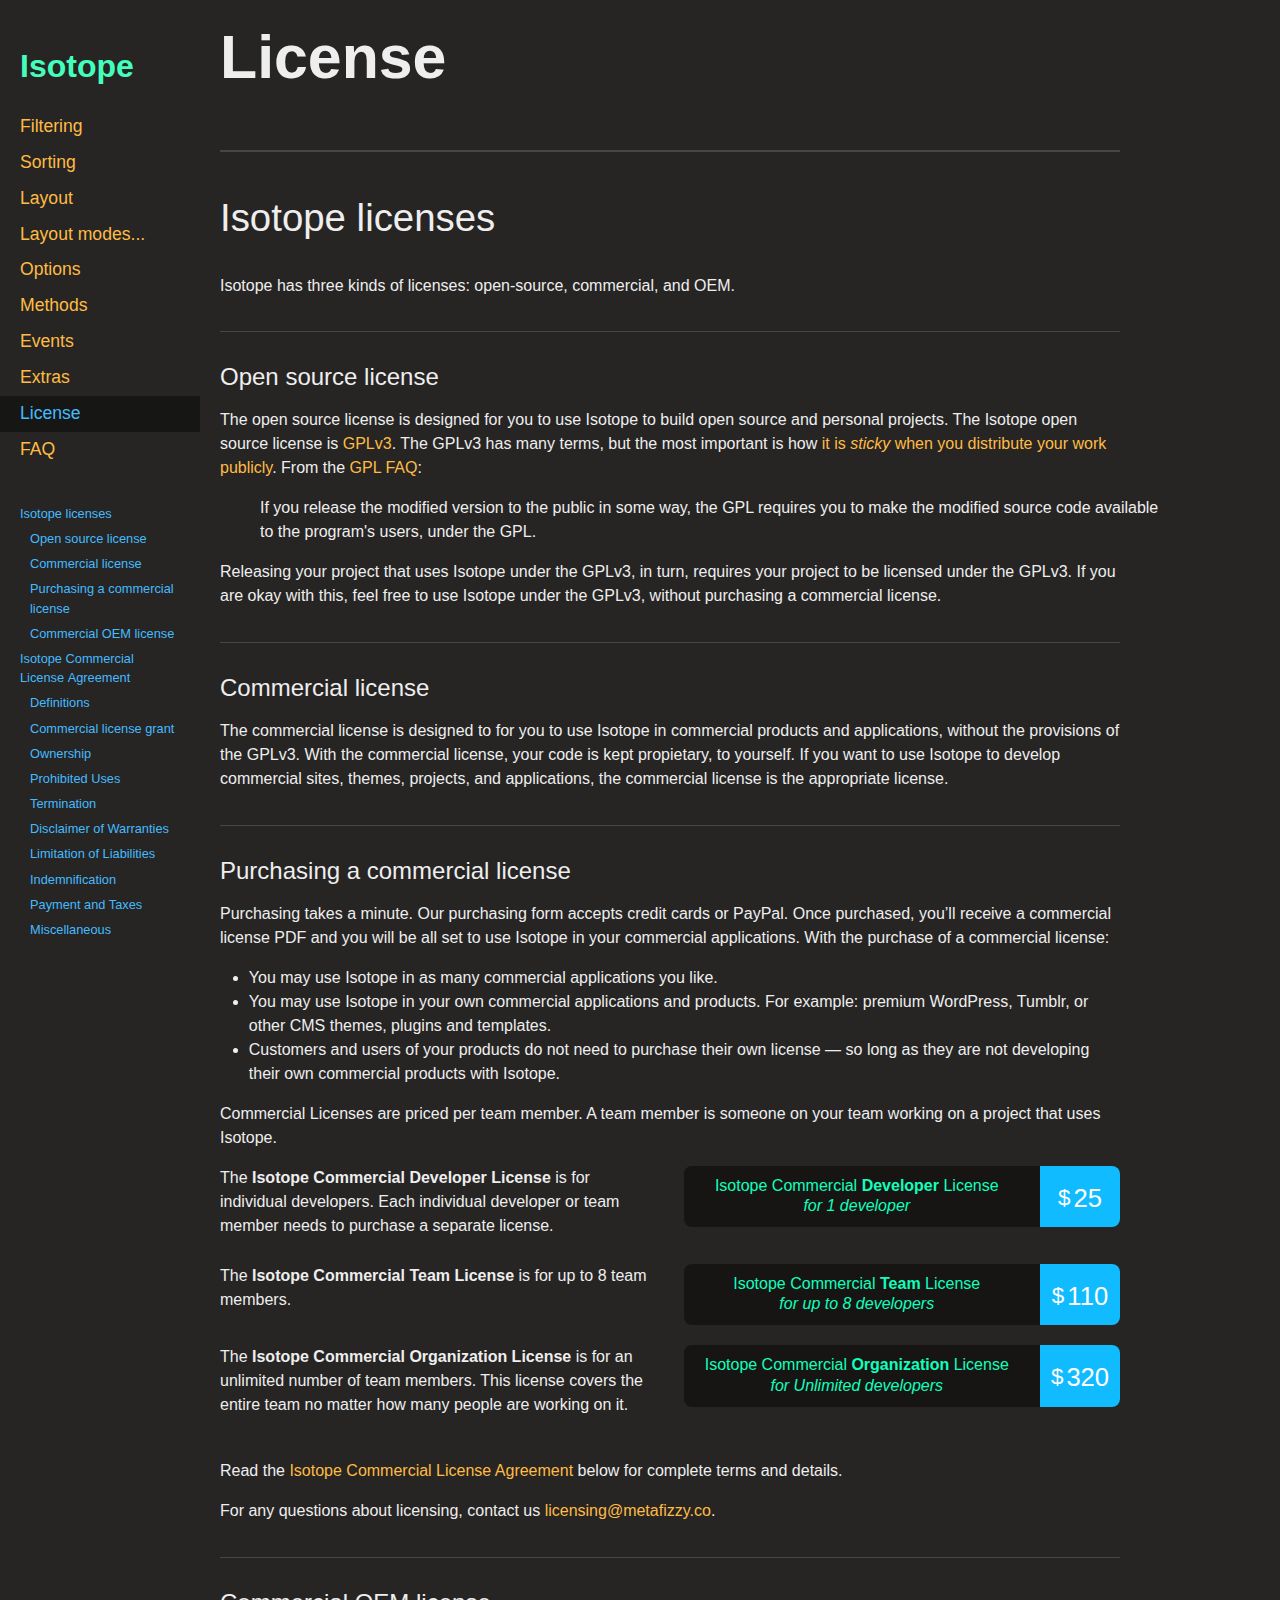
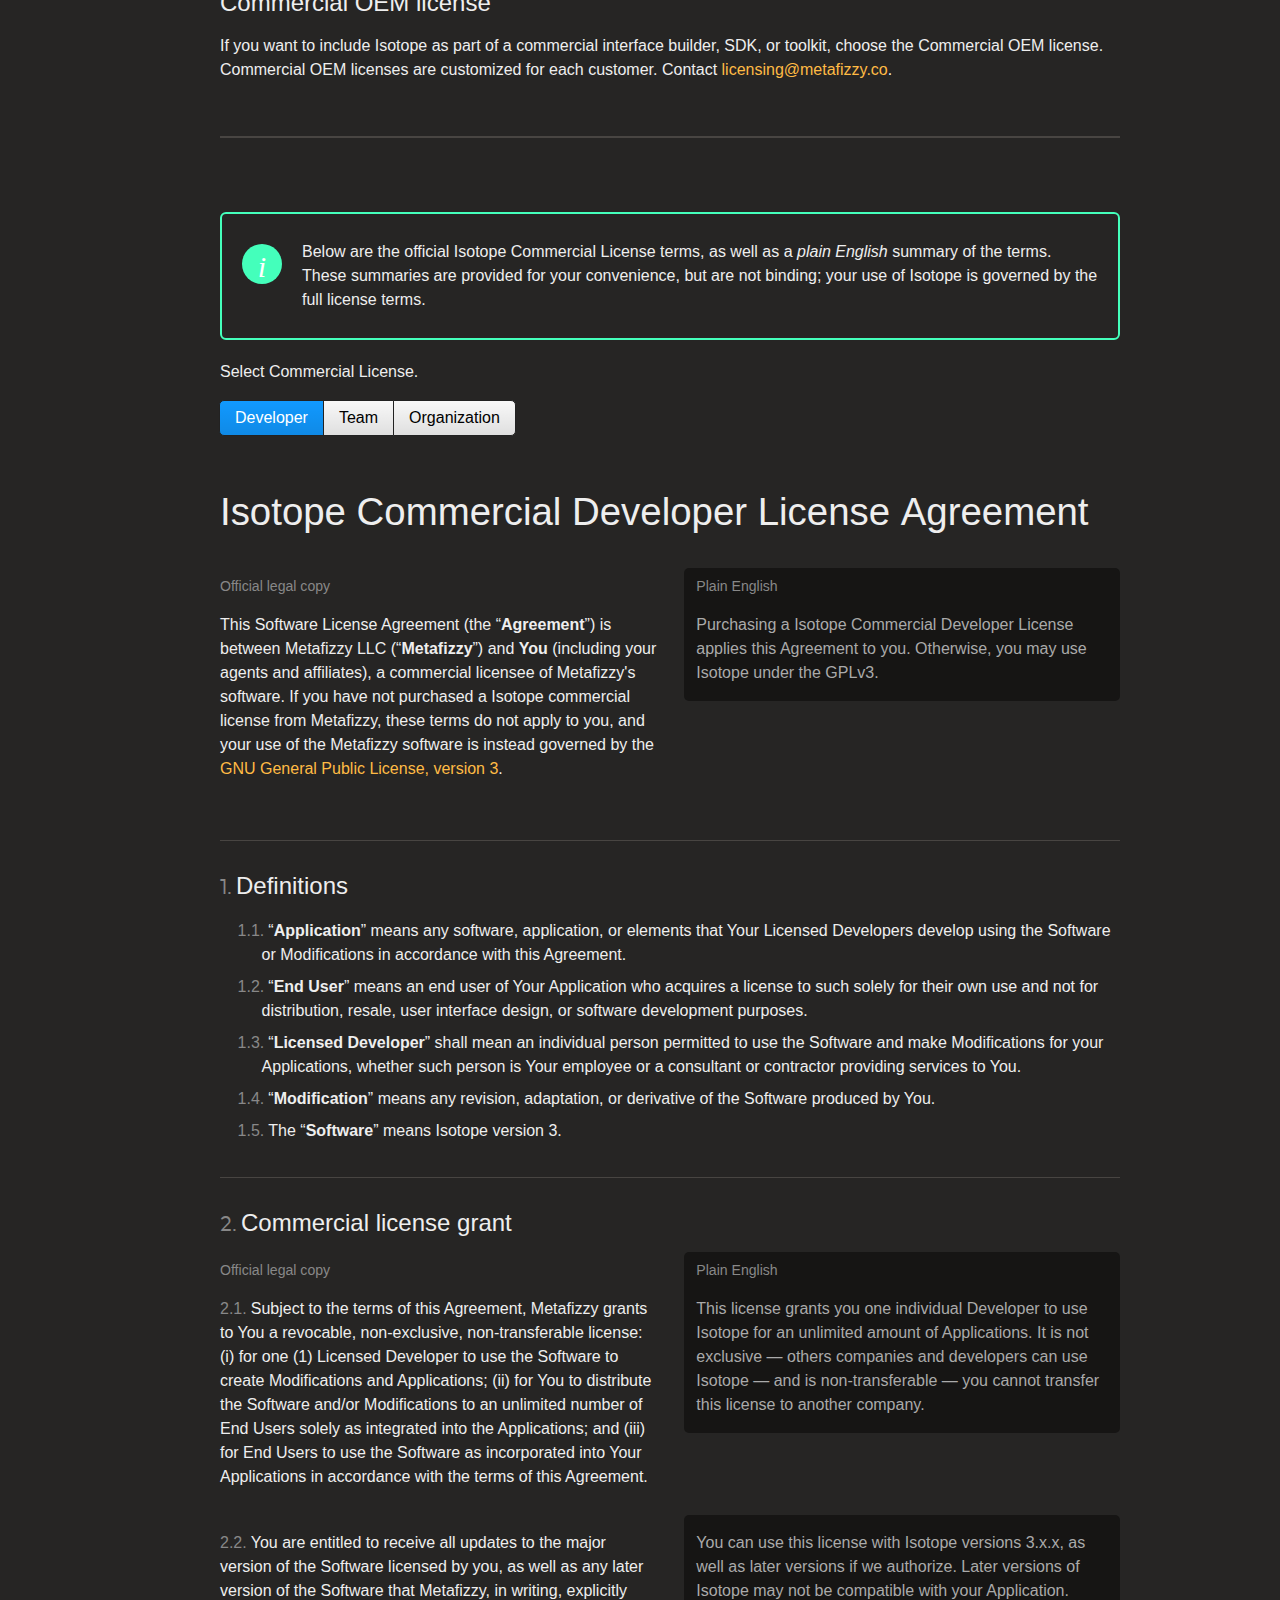
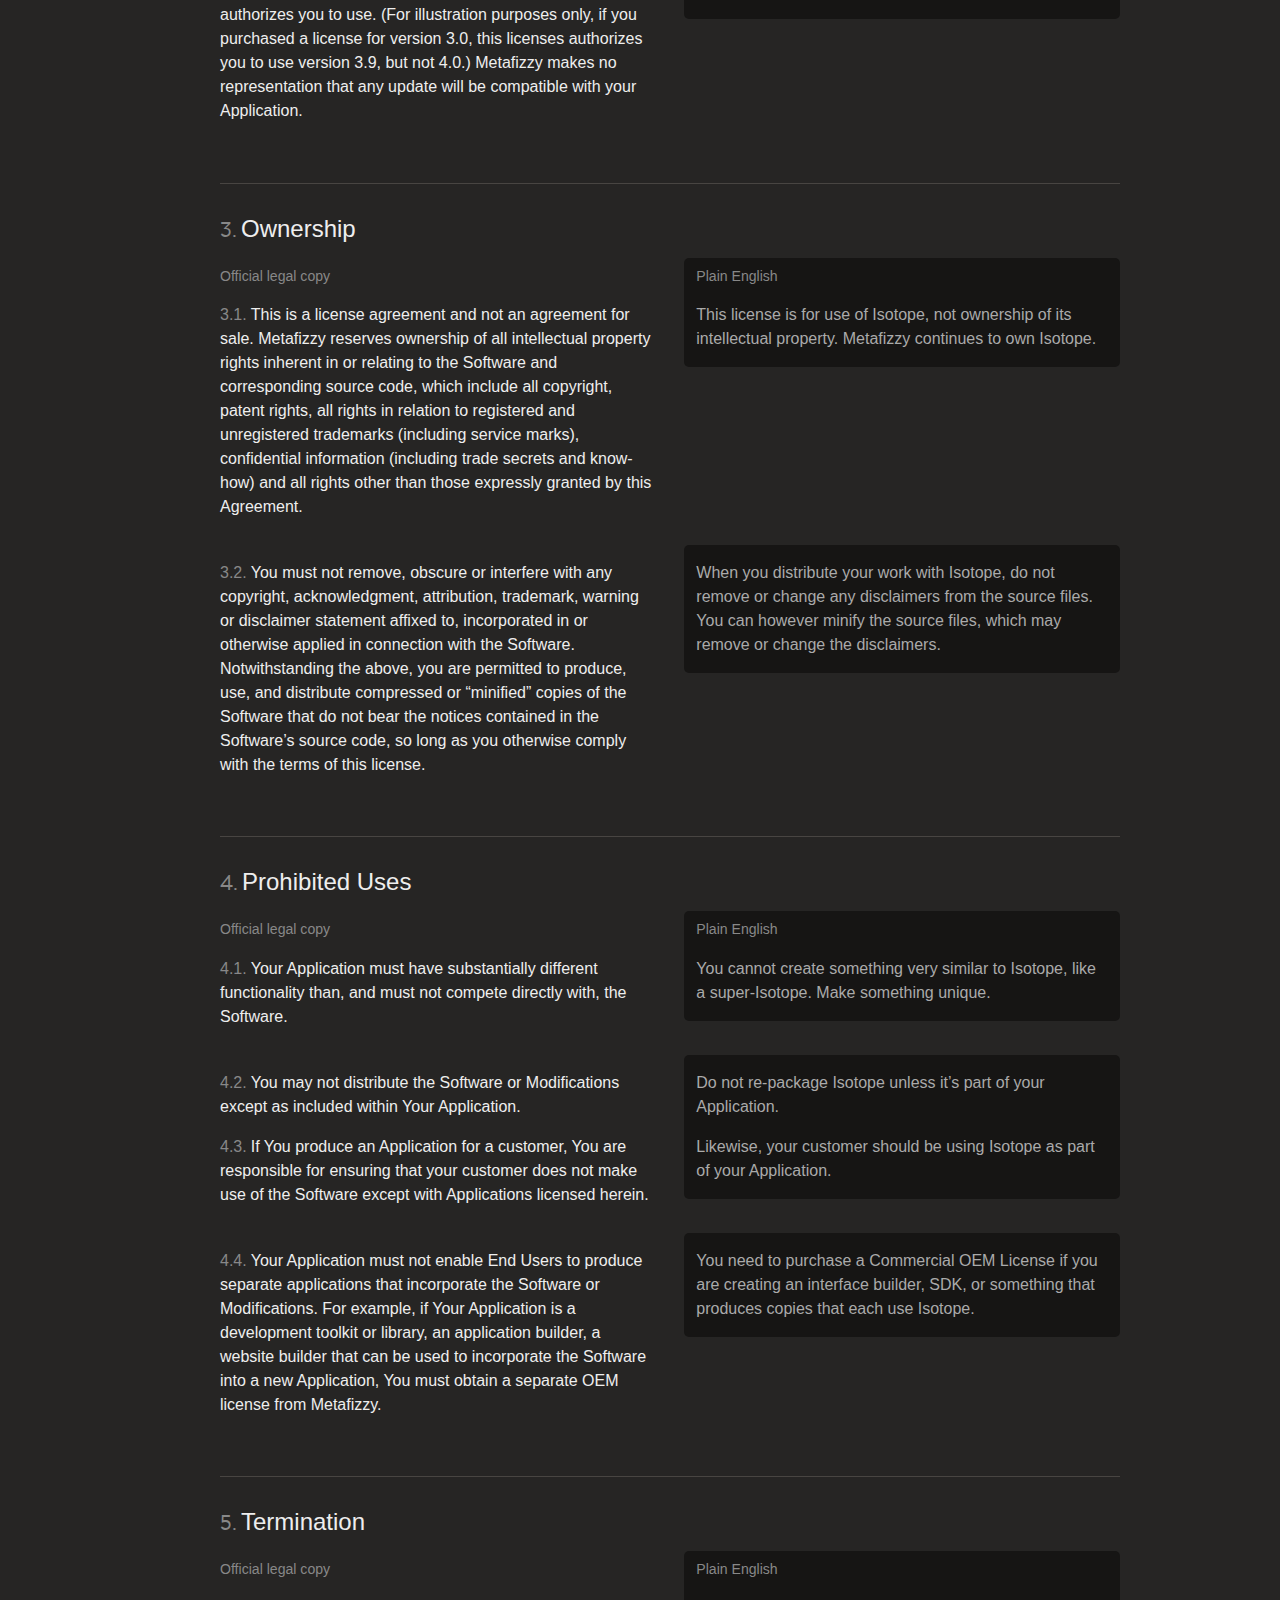
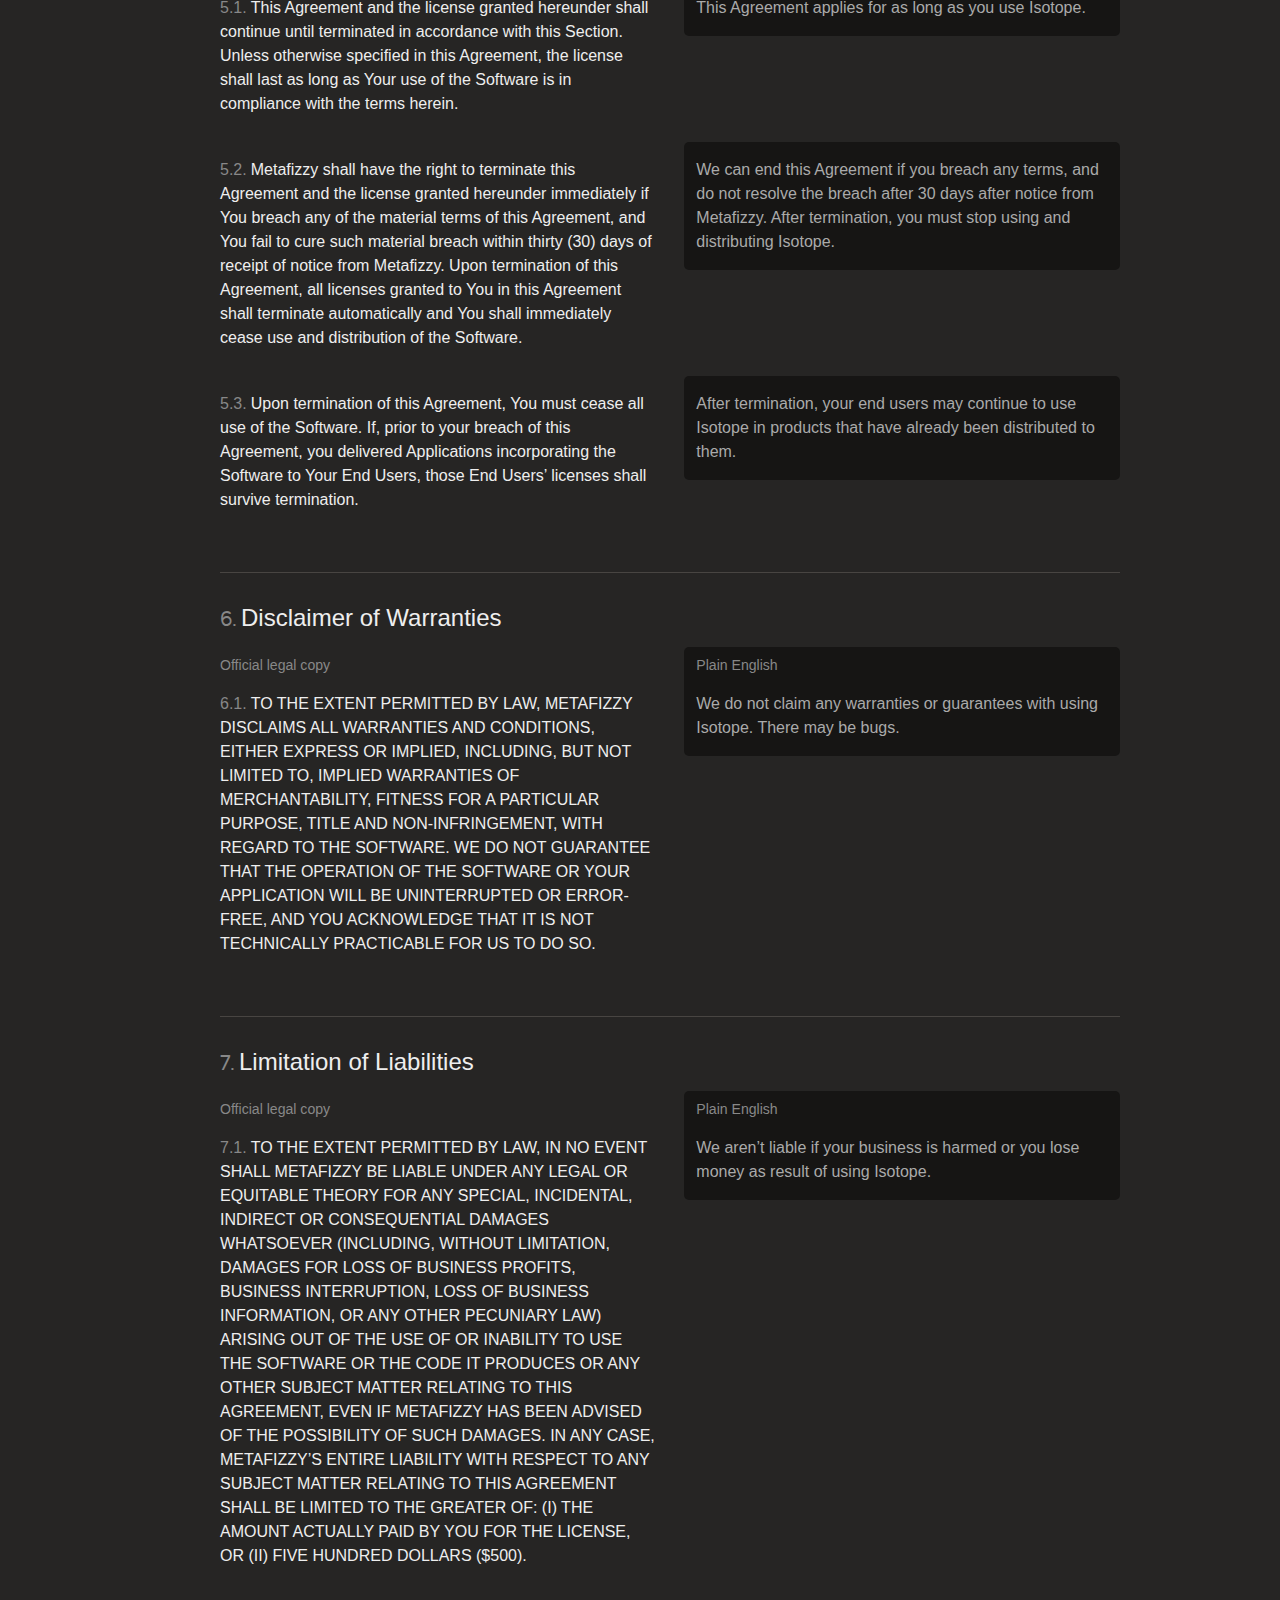
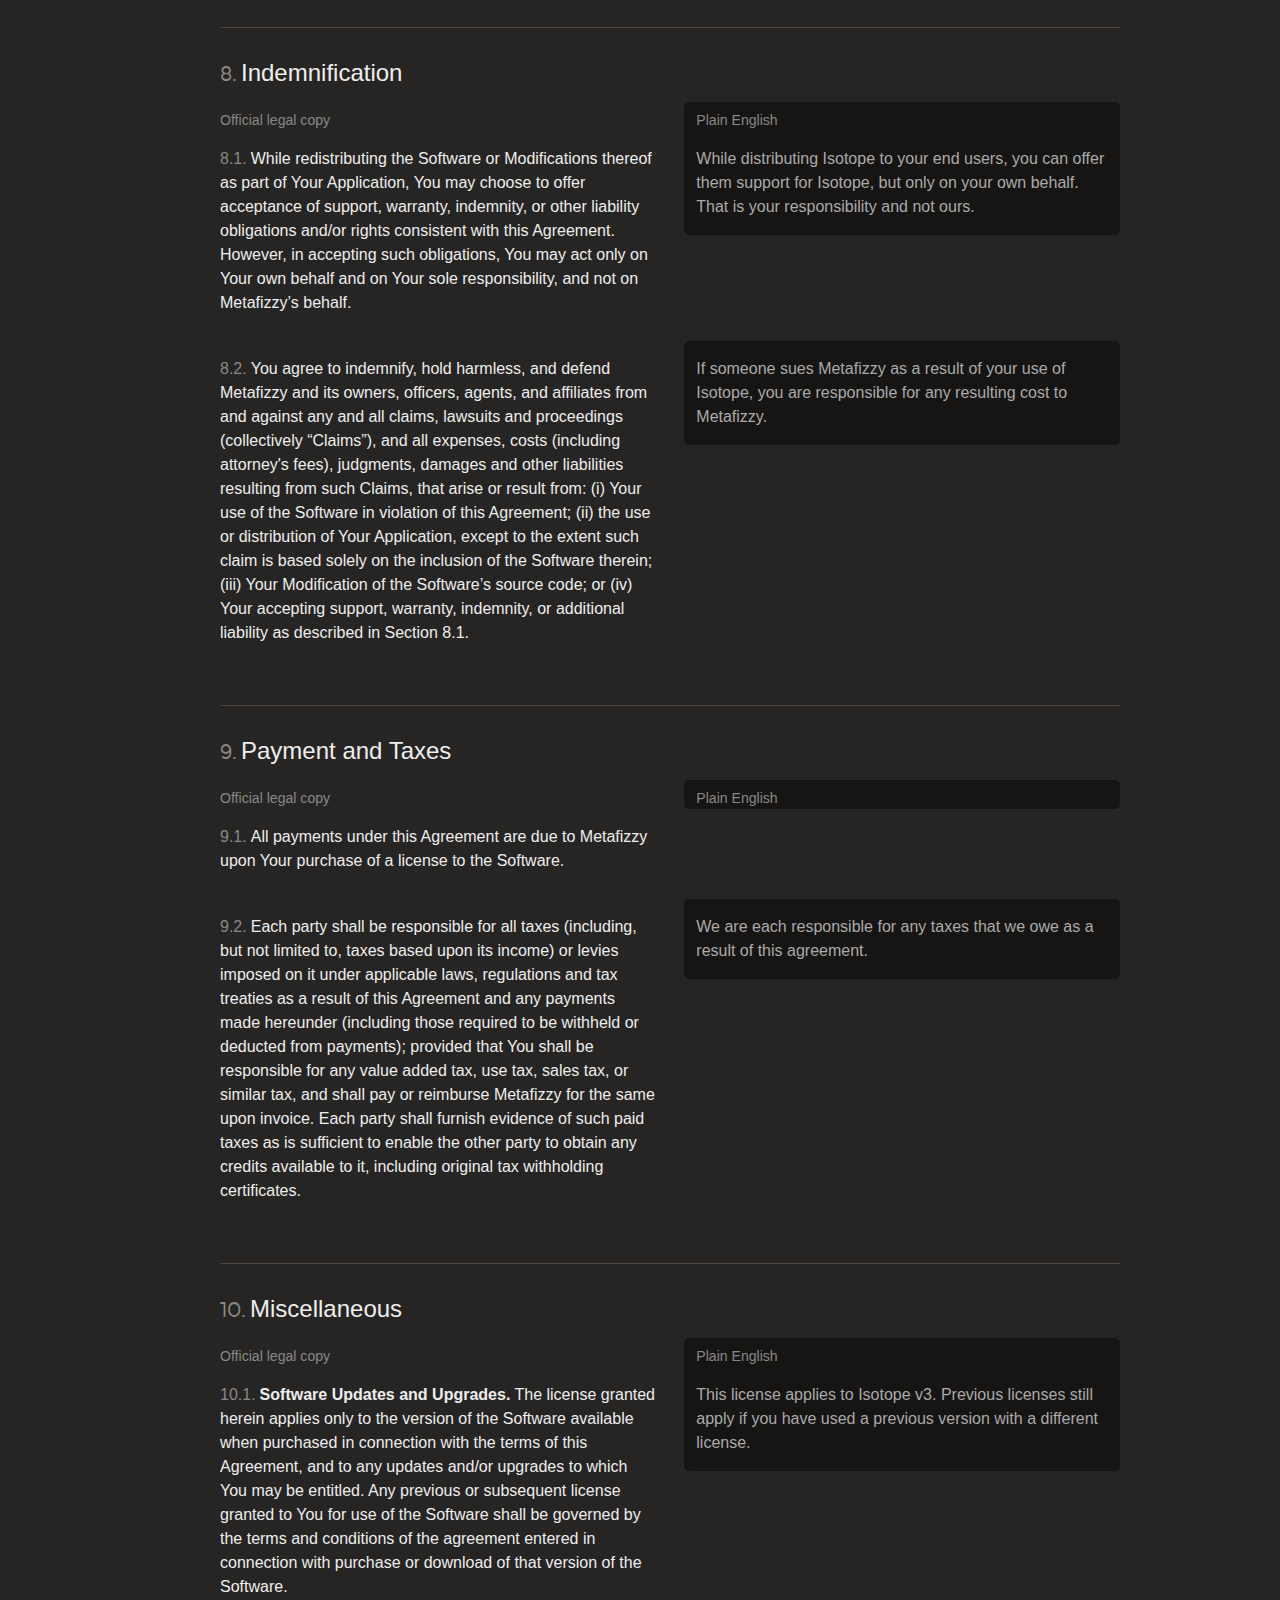
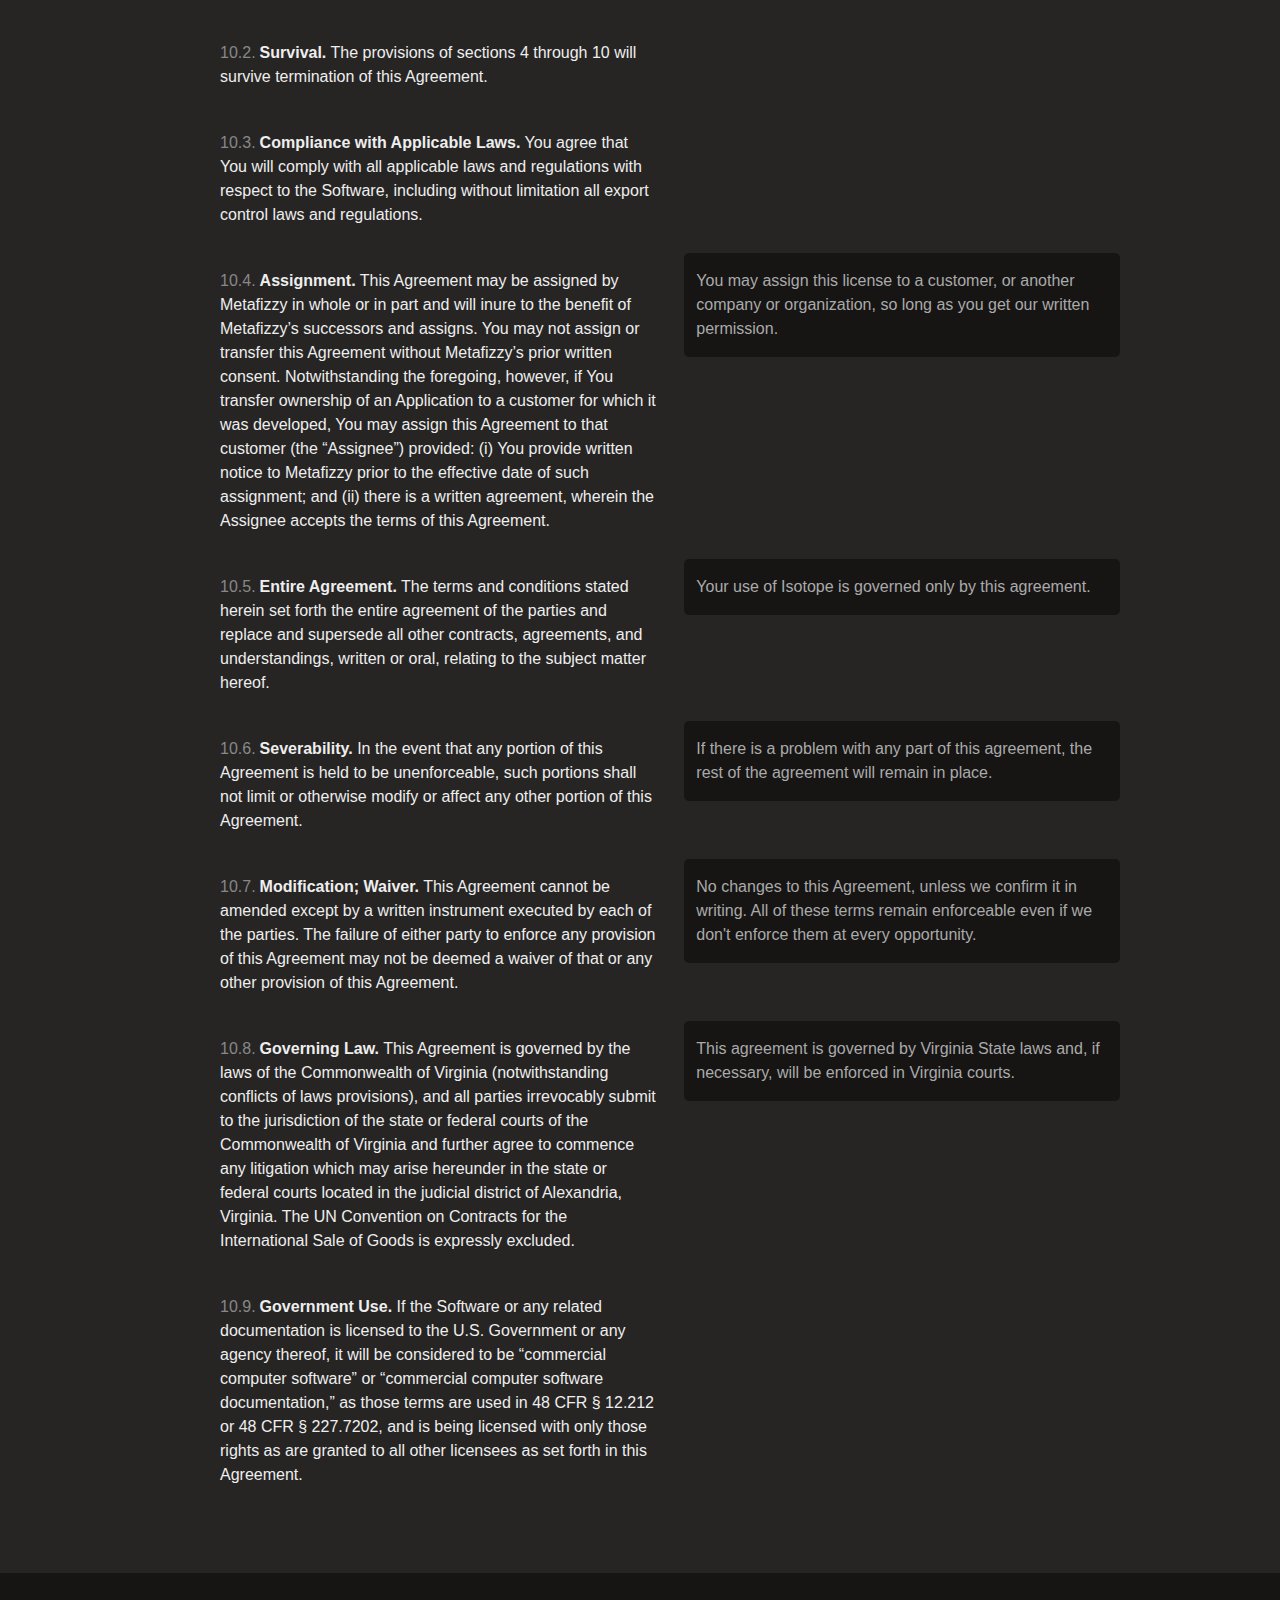
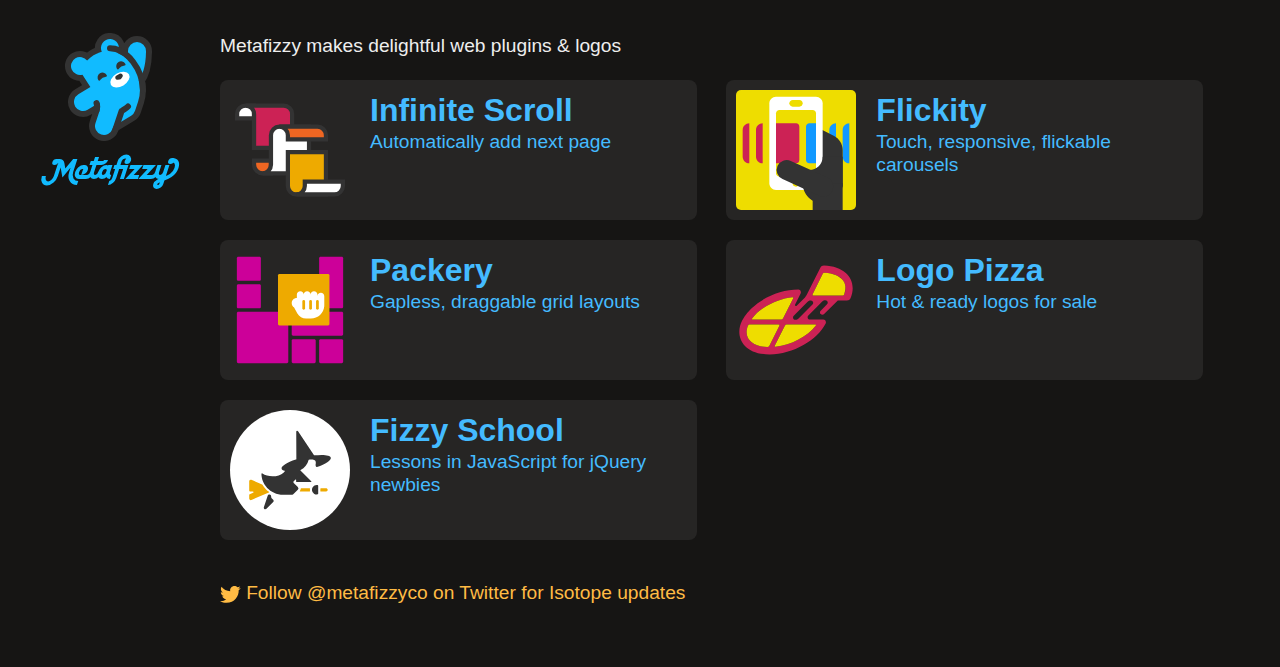
<file: js/isotope-docs/license.html>
<!doctype html>
<html class="export" lang="en">
<head>
  <meta charset="utf-8">
  <meta name="viewport" content="width=device-width">
  <meta name="description" content="Filter &amp; sort magical layouts">

  <title>Isotope &#xB7; License</title>

    <!-- Isotope does not require any CSS files -->
    <link rel="stylesheet" href="css/isotope-docs.css?6" media="screen">

  <meta name="twitter:card" content="summary">
  <meta name="twitter:site" content="@metafizzyco">
  <meta name="twitter:url" content="https://isotope.metafizzy.co/license.html">
  <meta name="twitter:title" content="Isotope License">
  <meta name="twitter:description" content="Filter &amp; sort magical layouts">

</head>
<body class="page--license">


  <div class="nav">
    <h1 class="nav__title"><a href=".">Isotope</a></h1>
  
    <ol class="site-nav">
      <li class="site-nav__item site-nav__item--filtering">
        <a class="site-nav__item__link" href="filtering.html">Filtering</a></li>
      <li class="site-nav__item site-nav__item--sorting">
        <a class="site-nav__item__link" href="sorting.html">Sorting</a></li>
      <li class="site-nav__item site-nav__item--layout ">
        <a class="site-nav__item__link" href="layout.html">Layout</a>
      </li>
      <li class="site-nav__item site-nav__item--layout-modes sub-nav-parent">
        <a class="site-nav__item__link" href="layout-modes.html">Layout modes</a>
        <ul class="sub-nav">
            <li class="sub-nav__item sub-nav__item--masonry">
              <a class="sub-nav__item__link" href="layout-modes/masonry.html">masonry</a></li>
            <li class="sub-nav__item sub-nav__item--fitrows">
              <a class="sub-nav__item__link" href="layout-modes/fitrows.html">fitRows</a></li>
            <li class="sub-nav__item sub-nav__item--vertical">
              <a class="sub-nav__item__link" href="layout-modes/vertical.html">vertical</a></li>
            <li class="sub-nav__item sub-nav__item--packery">
              <a class="sub-nav__item__link" href="layout-modes/packery.html">packery</a></li>
            <li class="sub-nav__item sub-nav__item--cellsbyrow">
              <a class="sub-nav__item__link" href="layout-modes/cellsbyrow.html">cellsByRow</a></li>
            <li class="sub-nav__item sub-nav__item--masonryhorizontal">
              <a class="sub-nav__item__link" href="layout-modes/masonryhorizontal.html">masonryHorizontal</a></li>
            <li class="sub-nav__item sub-nav__item--fitcolumns">
              <a class="sub-nav__item__link" href="layout-modes/fitcolumns.html">fitColumns</a></li>
            <li class="sub-nav__item sub-nav__item--cellsbycolumn">
              <a class="sub-nav__item__link" href="layout-modes/cellsbycolumn.html">cellsByColumn</a></li>
            <li class="sub-nav__item sub-nav__item--horiz">
              <a class="sub-nav__item__link" href="layout-modes/horiz.html">horiz</a></li>
        </ul>
      </li>
      <li class="site-nav__item site-nav__item--options">
        <a class="site-nav__item__link" href="options.html">Options</a></li>
      <li class="site-nav__item site-nav__item--methods">
        <a class="site-nav__item__link" href="methods.html">Methods</a></li>
      <li class="site-nav__item site-nav__item--events">
        <a class="site-nav__item__link" href="events.html">Events</a></li>
      <li class="site-nav__item site-nav__item--extras">
        <a class="site-nav__item__link" href="extras.html">Extras</a></li>
      <li class="site-nav__item site-nav__item--license">
        <a class="site-nav__item__link" href="license.html">License</a></li>
      <li class="site-nav__item site-nav__item--faq">
        <a class="site-nav__item__link" href="faq.html">FAQ</a></li>
    </ol>
  
    <ul class="page-nav" data-js="page-nav">
<li class="page-nav__item page-nav__item--h2"><a href="#isotope-licenses">Isotope licenses</a></li>
<li class="page-nav__item page-nav__item--h3"><a href="#open-source-license">Open source license</a></li>
<li class="page-nav__item page-nav__item--h3"><a href="#commercial-license">Commercial license</a></li>
<li class="page-nav__item page-nav__item--h3"><a href="#purchasing-a-commercial-license">Purchasing a commercial license</a></li>
<li class="page-nav__item page-nav__item--h3"><a href="#commercial-oem-license">Commercial OEM license</a></li>
<li class="page-nav__item page-nav__item--h2"><a href="#isotope-commercial-license-agreement">Isotope Commercial License&#xA0;Agreement</a></li>
<li class="page-nav__item page-nav__item--h3"><a href="#definitions">Definitions</a></li>
<li class="page-nav__item page-nav__item--h3"><a href="#commercial-license-grant">Commercial license grant</a></li>
<li class="page-nav__item page-nav__item--h3"><a href="#ownership">Ownership</a></li>
<li class="page-nav__item page-nav__item--h3"><a href="#prohibited-uses">Prohibited Uses</a></li>
<li class="page-nav__item page-nav__item--h3"><a href="#termination">Termination</a></li>
<li class="page-nav__item page-nav__item--h3"><a href="#disclaimer-of-warranties">Disclaimer of Warranties</a></li>
<li class="page-nav__item page-nav__item--h3"><a href="#limitation-of-liabilities">Limitation of Liabilities</a></li>
<li class="page-nav__item page-nav__item--h3"><a href="#indemnification">Indemnification</a></li>
<li class="page-nav__item page-nav__item--h3"><a href="#payment-and-taxes">Payment and Taxes</a></li>
<li class="page-nav__item page-nav__item--h3"><a href="#miscellaneous">Miscellaneous</a></li>
</ul>
  </div>


  <div id="content" class="main">
    <div class="container">
        <h1>License</h1>


<h2 id="isotope-licenses">Isotope licenses</h2>

<p>Isotope has three kinds of licenses: open-source, commercial, and OEM.</p>


<h3 id="open-source-license">Open source license</h3>

<p>The open source license is designed for you to use Isotope to build open source and personal projects. The Isotope open source license is <a href="https://www.gnu.org/licenses/gpl-3.0.html">GPLv3</a>. The GPLv3 has many terms, but the most important is how <a href="https://www.gnu.org/licenses/gpl-3.0.html#section5">it is <em>sticky</em> when you distribute your work publicly</a>. From the <a href="https://www.gnu.org/licenses/gpl-faq.html#GPLRequireSourcePostedPublic">GPL FAQ</a>:</p>

<blockquote>
  <p>If you release the modified version to the public in some way, the GPL requires you to make the modified source code available to the program&apos;s users, under the GPL.</p>
</blockquote>

<p>Releasing your project that uses Isotope under the GPLv3, in turn, requires your project to be licensed under the GPLv3. If you are okay with this, feel free to use Isotope under the GPLv3, without purchasing a commercial license.</p>


<h3 id="commercial-license">Commercial license</h3>

<p>The commercial license is designed to for you to use Isotope in commercial products and applications, without the provisions of the GPLv3. With the commercial license, your code is kept propietary, to yourself. If you want to use Isotope to develop commercial sites, themes, projects, and applications, the commercial license is the appropriate license.</p>


<h3 id="purchasing-a-commercial-license">Purchasing a commercial license</h3>

<p>Purchasing takes a minute. Our purchasing form accepts credit cards or PayPal. Once purchased, you&#x2019;ll receive a commercial license PDF and you will be all set to use Isotope in your commercial applications. With the purchase of a commercial license:</p>

<ul>
  <li>You may use Isotope in as many commercial applications you like.</li>
  <li>You may use Isotope in your own commercial applications and products. For example: premium WordPress, Tumblr, or other CMS themes, plugins and templates.</li>
  <li>Customers and users of your products do not need to purchase their own license &#x2014; so long as they are not developing their own commercial products with Isotope.</li>
</ul>

<p>Commercial Licenses are priced per team member. A team member is someone on your team working on a project that uses Isotope.</p>

<div class="duo">
  <div class="duo__cell duo__cell--license-option">
    <p>The <strong>Isotope Commercial Developer License</strong> is for individual developers. Each individual developer or team member needs to purchase a separate license.</p>
  </div>
  <div class="duo__cell">
      <a class="buy-button" href="https://gum.co/isotope-dev">
        <span class="buy-button__project">Isotope Commercial</span>
        <span class="buy-button__title">Developer</span>
        <span class="buy-button__license">License</span>
        <span class="buy-button__for">for 1 developer</span>
        <span class="buy-button__price">
          <span class="buy-button__price__dollar">$</span><span class="buy-button__price__value">25</span>
        </span>
      </a>
  </div>
</div>

<div class="duo">
  <div class="duo__cell duo__cell--license-option">
    <p>The <strong>Isotope Commercial Team License</strong> is for up to 8 team members.</p>
  </div>
  <div class="duo__cell">
      <a class="buy-button" href="https://gum.co/isotope-team">
        <span class="buy-button__project">Isotope Commercial</span>
        <span class="buy-button__title">Team</span>
        <span class="buy-button__license">License</span>
        <span class="buy-button__for">for up to 8 developers</span>
        <span class="buy-button__price">
          <span class="buy-button__price__dollar">$</span><span class="buy-button__price__value">110</span>
        </span>
      </a>
  </div>
</div>

<div class="duo">
  <div class="duo__cell duo__cell--license-option">
    <p>The <strong>Isotope Commercial Organization License</strong> is for an unlimited number of team members. This license covers the entire team no matter how many people are working on it.</p>
  </div>
  <div class="duo__cell">
      <a class="buy-button" href="https://gum.co/isotope-org">
        <span class="buy-button__project">Isotope Commercial</span>
        <span class="buy-button__title">Organization</span>
        <span class="buy-button__license">License</span>
        <span class="buy-button__for">for Unlimited developers</span>
        <span class="buy-button__price">
          <span class="buy-button__price__dollar">$</span><span class="buy-button__price__value">320</span>
        </span>
      </a>
  </div>
</div>

<p>Read the <a href="#isotope-commercial-license-agreement">Isotope Commercial License Agreement</a> below for complete terms and details.</p>

<p>For any questions about licensing, contact us <a href="mailto:licensing@metafizzy.co">licensing@metafizzy.co</a>.</p>


<h3 id="commercial-oem-license">Commercial OEM license</h3>

<p>If you want to include Isotope as part of a commercial interface builder, SDK, or toolkit, choose the Commercial OEM license. Commercial OEM licenses are customized for each customer. Contact <a href="mailto:licensing@metafizzy.co">licensing@metafizzy.co</a>.</p>


<div class="commercial-license-agreement" data-js="commercial-license-agreement">

  <h2 id="isotope-commercial-license-agreement">Isotope Commercial License&#xA0;Agreement</h2>

  <div class="call-out call-out--chill">
    <p>Below are the official Isotope Commercial License terms, as well as a <em>plain English</em> summary of the terms. These summaries are provided for your convenience, but are not binding; your use of Isotope is governed by the full license terms.</p>
  </div>

  <p>Select Commercial License.</p>

  <div class="button-group button-row">
    <button class="button button--developer is-selected" data-license-option="developer">Developer</button>
    <button class="button button--team" data-license-option="team">Team</button>
    <button class="button button--organization" data-license-option="organization">Organization</button>
  </div>

  <div class="duo duo--legal duo--legal--first">
    <div class="duo__cell duo--legal__official">
      <p id="agreement-p1">This Software License Agreement (the &#x201C;<strong>Agreement</strong>&#x201D;) is between Metafizzy LLC (&#x201C;<strong>Metafizzy</strong>&#x201D;) and <strong>You</strong> (including your agents and affiliates), a commercial licensee of Metafizzy&apos;s software. If you have not purchased a Isotope commercial license from Metafizzy, these terms do not apply to you, and your use of the Metafizzy software is instead governed by the <a href="https://www.gnu.org/licenses/gpl-3.0.html">GNU General Public License, version 3</a>.</p>
    </div>
    <div class="duo__cell duo--legal__plain">
      <p>Purchasing a Isotope Commercial <span data-license-property="title"></span> License applies this Agreement to you. Otherwise, you may use Isotope under the GPLv3.</p>
    </div>
  </div>

  <h3 id="definitions">Definitions</h3>

  <ol class="cla__definitions-list">
    <li>&#x201C;<strong>Application</strong>&#x201D; means any software, application, or elements that Your Licensed Developers develop using the Software or Modifications in accordance with this Agreement.</li>
    <li>&#x201C;<strong>End User</strong>&#x201D; means an end user of Your Application who acquires a license to such solely for their own use and not for distribution, resale, user interface design, or software development purposes.</li>
    <li>&#x201C;<strong>Licensed Developer</strong>&#x201D; shall mean an individual person permitted to use the Software and make Modifications for your Applications, whether such person is Your employee or a consultant or contractor providing services to You. </li>
    <li>&#x201C;<strong>Modification</strong>&#x201D; means any revision, adaptation, or derivative of the Software produced by You.</li>
    <li>The &#x201C;<strong>Software</strong>&#x201D; means Isotope version 3.</li>
  </ol>

  <h3 id="commercial-license-grant">Commercial license grant</h3>

  <div class="duo duo--legal duo--legal--first">
    <div class="duo__cell duo--legal__official">
      <p id="grant-p1" class="cla__part">Subject to the terms of this Agreement, Metafizzy grants to You a revocable, non-exclusive, non-transferable license: (i) for <span data-license-property="for-official">one (1) Licensed Developer</span> to use the Software to create Modifications and Applications; (ii) for You to distribute the Software and/or Modifications to an unlimited number of End Users solely as integrated into the Applications; and (iii) for End Users to use the Software as incorporated into Your Applications in accordance with the terms of this Agreement.</p>
    </div>
    <div class="duo__cell duo--legal__plain">
      <p>This license grants you <span data-license-property="for-plain">one individual Developer</span> to use Isotope for an unlimited amount of Applications. It is not exclusive &#x2014; others companies and developers can use Isotope &#x2014; and is non-transferable &#x2014; you cannot transfer this license to another company.</p>
    </div>
  </div>

  <div class="duo duo--legal">
    <div class="duo__cell duo--legal__official">
      <p id="grant-p2" class="cla__part">You are entitled to receive all updates to the major version of the Software licensed by you, as well as any later version of the Software that Metafizzy, in writing, explicitly authorizes you to use. (For illustration purposes only, if you purchased a license for version 3.0, this licenses authorizes you to use version 3.9, but not 4.0.) Metafizzy makes no representation that any update will be compatible with your Application.</p>
    </div>
    <div class="duo__cell duo--legal__plain">
      <p>You can use this license with Isotope versions 3.x.x, as well as later versions if we authorize. Later versions of Isotope may not be compatible with your Application.</p>
    </div>
  </div>

  <h3 id="ownership">Ownership</h3>

  <div class="duo duo--legal duo--legal--first">
    <div class="duo__cell duo--legal__official">
      <p id="ownership-p1" class="cla__part">This is a license agreement and not an agreement for sale. Metafizzy reserves ownership of all intellectual property rights inherent in or relating to the Software and corresponding source code, which include all copyright, patent rights, all rights in relation to registered and unregistered trademarks (including service marks), confidential information (including trade secrets and know-how) and all rights other than those expressly granted by this Agreement.</p>
    </div>
    <div class="duo__cell duo--legal__plain">
      <p>This license is for use of Isotope, not ownership of its intellectual property. Metafizzy continues to own Isotope.</p>
    </div>
  </div>

  <div class="duo duo--legal">
    <div class="duo__cell duo--legal__official">
      <p id="ownership-p2" class="cla__part">You must not remove, obscure or interfere with any copyright, acknowledgment, attribution, trademark, warning or disclaimer statement affixed to, incorporated in or otherwise applied in connection with the Software. Notwithstanding the above, you are permitted to produce, use, and distribute compressed or &#x201C;minified&#x201D; copies of the Software that do not bear the notices contained in the Software&#x2019;s source code, so long as you otherwise comply with the terms of this license.</p>
    </div>
    <div class="duo__cell duo--legal__plain">
      <p>When you distribute your work with Isotope, do not remove or change any disclaimers from the source files. You can however minify the source files, which may remove or change the disclaimers.</p>
    </div>
  </div>

  <h3 id="prohibited-uses">Prohibited Uses</h3>

  <div class="duo duo--legal duo--legal--first">
    <div class="duo__cell duo--legal__official">
      <p id="prohibited-p1" class="cla__part">Your Application must have substantially different functionality than, and must not compete directly with, the Software.</p>
    </div>
    <div class="duo__cell duo--legal__plain">
      <p>You cannot create something very similar to Isotope, like a super-Isotope. Make something unique.</p>
    </div>
  </div>

  <div class="duo duo--legal">
    <div class="duo__cell duo--legal__official">
      <p id="prohibited-p2" class="cla__part">You may not distribute the Software or Modifications except as included within Your Application.</p> 
      <p id="prohibited-p3" class="cla__part">If You produce an Application for a customer, You are responsible for ensuring that your customer does not make use of the Software except with Applications licensed herein.</p>
    </div>
    <div class="duo__cell duo--legal__plain">
      <p>Do not re-package Isotope unless it&#x2019;s part of your Application.</p>
      <p>Likewise, your customer should be using Isotope as part of your Application.</p>
    </div>
  </div>

  <div class="duo duo--legal">
    <div class="duo__cell duo--legal__official">
      <p id="prohibited-p4" class="cla__part">Your Application must not enable End Users to produce separate applications that incorporate the Software or Modifications. For example, if Your Application is a development toolkit or library, an application builder, a website builder that can be used to incorporate the Software into a new Application, You must obtain a separate OEM license from Metafizzy.</p>
    </div>
    <div class="duo__cell duo--legal__plain">
      <p>You need to purchase a Commercial OEM License if you are creating an interface builder, SDK, or something that produces copies that each use Isotope.</p>
    </div>
  </div>

  <h3 id="termination">Termination</h3>

  <div class="duo duo--legal  duo--legal--first">
    <div class="duo__cell duo--legal__official">
      <p id="termination-p1" class="cla__part">This Agreement and the license granted hereunder shall continue until terminated in accordance with this Section. Unless otherwise specified in this Agreement, the license shall last as long as Your use of the Software is in compliance with the terms herein. </p>
    </div>
    <div class="duo__cell duo--legal__plain">
      <p>This Agreement applies for as long as you use Isotope.</p>
    </div>
  </div>

  <div class="duo duo--legal">
    <div class="duo__cell duo--legal__official">
      <p id="termination-p2" class="cla__part">Metafizzy shall have the right to terminate this Agreement and the license granted hereunder immediately if You breach any of the material terms of this Agreement, and You fail to cure such material breach within thirty (30) days of receipt of notice from Metafizzy. Upon termination of this Agreement, all licenses granted to You in this Agreement shall terminate automatically and You shall immediately cease use and distribution of the Software.</p>
    </div>
    <div class="duo__cell duo--legal__plain">
      <p>We can end this Agreement if you breach any terms, and do not resolve the breach after 30 days after notice from Metafizzy. After termination, you must stop using and distributing Isotope.</p>
    </div>
  </div>

  <div class="duo duo--legal">
    <div class="duo__cell duo--legal__official">
      <p id="termination-p3" class="cla__part">Upon termination of this Agreement, You must cease all use of the Software. If, prior to your breach of this Agreement, you delivered Applications incorporating the Software to Your End Users, those End Users&#x2019; licenses shall survive termination.</p>
    </div>
    <div class="duo__cell duo--legal__plain">
      <p>After termination, your end users may continue to use Isotope in products that have already been distributed to them.</p>
    </div>
  </div>

  <h3 id="disclaimer-of-warranties">Disclaimer of Warranties</h3>

  <div class="duo duo--legal duo--legal--first">
    <div class="duo__cell duo--legal__official">
      <p class="cla__part">TO THE EXTENT PERMITTED BY LAW, METAFIZZY DISCLAIMS ALL WARRANTIES AND CONDITIONS, EITHER EXPRESS OR IMPLIED, INCLUDING, BUT NOT LIMITED TO, IMPLIED WARRANTIES OF MERCHANTABILITY, FITNESS FOR A PARTICULAR PURPOSE, TITLE AND NON-INFRINGEMENT, WITH REGARD TO THE SOFTWARE. WE DO NOT GUARANTEE THAT THE OPERATION OF THE SOFTWARE OR YOUR APPLICATION WILL BE UNINTERRUPTED OR ERROR-FREE, AND YOU ACKNOWLEDGE THAT IT IS NOT TECHNICALLY PRACTICABLE FOR US TO DO SO.</p>
    </div>
    <div class="duo__cell duo--legal__plain">
      <p>We do not claim any warranties or guarantees with using Isotope. There may be bugs.</p>
    </div>
  </div>

  <h3 id="limitation-of-liabilities">Limitation of Liabilities</h3>

  <div class="duo duo--legal duo--legal--first">
    <div class="duo__cell duo--legal__official">
      <p class="cla__part">TO THE EXTENT PERMITTED BY LAW, IN NO EVENT SHALL METAFIZZY BE LIABLE UNDER ANY LEGAL OR EQUITABLE THEORY FOR ANY SPECIAL, INCIDENTAL, INDIRECT OR CONSEQUENTIAL DAMAGES WHATSOEVER (INCLUDING, WITHOUT LIMITATION, DAMAGES FOR LOSS OF BUSINESS PROFITS, BUSINESS INTERRUPTION, LOSS OF BUSINESS INFORMATION, OR ANY OTHER PECUNIARY LAW) ARISING OUT OF THE USE OF OR INABILITY TO USE THE SOFTWARE OR THE CODE IT PRODUCES OR ANY OTHER SUBJECT MATTER RELATING TO THIS AGREEMENT, EVEN IF METAFIZZY HAS BEEN ADVISED OF THE POSSIBILITY OF SUCH DAMAGES. IN ANY CASE, METAFIZZY&#x2019;S ENTIRE LIABILITY WITH RESPECT TO ANY SUBJECT MATTER RELATING TO THIS AGREEMENT SHALL BE LIMITED TO THE GREATER OF: (I) THE AMOUNT ACTUALLY PAID BY YOU FOR THE LICENSE, OR (II) FIVE HUNDRED DOLLARS ($500).</p>
    </div>
    <div class="duo__cell duo--legal__plain">
      <p>We aren&#x2019;t liable if your business is harmed or you lose money as
  result of using Isotope.</p>
    </div>
  </div>

  <h3 id="indemnification">Indemnification</h3>

  <div class="duo duo--legal duo--legal--first">
    <div class="duo__cell duo--legal__official">
      <p class="cla__part">While redistributing the Software or Modifications thereof as part of Your Application, You may choose to offer acceptance of support, warranty, indemnity, or other liability obligations and/or rights consistent with this Agreement. However, in accepting such obligations, You may act only on Your own behalf and on Your sole responsibility, and not on Metafizzy&#x2019;s behalf. </p>
    </div>
    <div class="duo__cell duo--legal__plain">
      <p>While distributing Isotope to your end users, you can offer them support for Isotope, but only on your own behalf. That is your responsibility and not ours.</p>
    </div>
  </div>

  <div class="duo duo--legal">
    <div class="duo__cell duo--legal__official">
      <p class="cla__part">You agree to indemnify, hold harmless, and defend Metafizzy and its owners, officers, agents, and affiliates from and against any and all claims, lawsuits and proceedings (collectively &#x201C;Claims&#x201D;), and all expenses, costs (including attorney&apos;s fees), judgments, damages and other liabilities resulting from such Claims, that arise or result from: (i) Your use of the Software in violation of this Agreement; (ii) the use or distribution of Your Application, except to the extent such claim is based solely on the inclusion of the Software therein; (iii) Your Modification of the Software&#x2019;s source code; or (iv) Your accepting support, warranty, indemnity, or additional liability as described in Section 8.1.</p>
    </div>
    <div class="duo__cell duo--legal__plain">
      <p>If someone sues Metafizzy as a result of your use of Isotope, you are responsible for any resulting cost to Metafizzy.</p>
    </div>
  </div>

  <h3 id="payment-and-taxes">Payment and Taxes</h3>

  <div class="duo duo--legal duo--legal--first">
    <div class="duo__cell duo--legal__official">
      <p class="cla__part">All payments under this Agreement are due to Metafizzy upon Your purchase of a license to the Software.</p>
    </div>
    <div class="duo__cell duo--legal__plain">
    </div>
  </div>

  <div class="duo duo--legal">
    <div class="duo__cell duo--legal__official">
      <p class="cla__part">Each party shall be responsible for all taxes (including, but not limited to, taxes based upon its income) or levies imposed on it under applicable laws, regulations and tax treaties as a result of this Agreement and any payments made hereunder (including those required to be withheld or deducted from payments); provided that You shall be responsible for any value added tax, use tax, sales tax, or similar tax,  and shall pay or reimburse Metafizzy for the same upon invoice. Each party shall furnish evidence of such paid taxes as is sufficient to enable the other party to obtain any credits available to it, including original tax withholding certificates.</p>
    </div>
    <div class="duo__cell duo--legal__plain">
      <p>We are each responsible for any taxes that we owe as a result of this agreement.</p>
    </div>
  </div>

  <h3 id="miscellaneous">Miscellaneous</h3>

  <div class="duo duo--legal duo--legal--first">
    <div class="duo__cell duo--legal__official">
      <p class="cla__part"><strong>Software Updates and Upgrades.</strong> The license granted herein applies only to the version of the Software available when purchased in connection with the terms of this Agreement, and to any updates and/or upgrades to which You may be entitled. Any previous or subsequent license granted to You for use of the Software shall be governed by the terms and conditions of the agreement entered in connection with purchase or download of that version of the Software.</p>
    </div>
    <div class="duo__cell duo--legal__plain">
      <p>This license applies to Isotope v3. Previous licenses still apply if you have used a previous version with a different license.</p>
    </div>
  </div>

  <div class="duo duo--legal">
    <div class="duo__cell duo--legal__official">
      <p class="cla__part"><strong>Survival.</strong> The provisions of sections 4 through 10 will survive termination of this Agreement.</p>
    </div>
    <div class="duo__cell duo--legal__plain">
    </div>
  </div>

  <div class="duo duo--legal">
    <div class="duo__cell duo--legal__official">
      <p class="cla__part"><strong>Compliance with Applicable Laws.</strong> You agree that You will comply with all applicable laws and regulations with respect to the Software, including without limitation all export control laws and regulations.</p>
    </div>
    <div class="duo__cell duo--legal__plain">
    </div>
  </div>

  <div class="duo duo--legal">
    <div class="duo__cell duo--legal__official">
      <p class="cla__part"><strong>Assignment.</strong> This Agreement may be assigned by Metafizzy in whole or in part and will inure to the benefit of Metafizzy&#x2019;s successors and assigns. You may not assign or transfer this Agreement without Metafizzy&#x2019;s prior written consent. Notwithstanding the foregoing, however, if You transfer ownership of an Application to a customer for which it was developed, You may assign this Agreement to that customer (the &#x201C;Assignee&#x201D;) provided: (i) You provide written notice to Metafizzy prior to the effective date of such assignment; and (ii) there is a written agreement, wherein the Assignee accepts the terms of this Agreement.</p>
    </div>
    <div class="duo__cell duo--legal__plain">
      <p>You may assign this license to a customer, or another company or organization, so long as you get our written permission.</p>
    </div>
  </div>

  <div class="duo duo--legal">
    <div class="duo__cell duo--legal__official">
      <p class="cla__part"><strong>Entire Agreement.</strong> The terms and conditions stated herein set forth the entire agreement of the parties and replace and supersede all other contracts, agreements, and understandings, written or oral, relating to the subject matter hereof.</p>
    </div>
    <div class="duo__cell duo--legal__plain">
      <p>Your use of Isotope is governed only by this agreement.</p>
    </div>
  </div>

  <div class="duo duo--legal">
    <div class="duo__cell duo--legal__official">
      <p class="cla__part"><strong>Severability.</strong> In the event that any portion of this Agreement is held to be unenforceable, such portions shall not limit or otherwise modify or affect any other portion of this Agreement.</p>
    </div>
    <div class="duo__cell duo--legal__plain">
      <p>If there is a problem with any part of this agreement, the rest of the agreement will remain in place.</p>
    </div>
  </div>

  <div class="duo duo--legal">
    <div class="duo__cell duo--legal__official">
      <p class="cla__part"><strong>Modification; Waiver.</strong> This Agreement cannot be amended except by a written instrument executed by each of the parties. The failure of either party to enforce any provision of this Agreement may not be deemed a waiver of that or any other provision of this Agreement.</p>
    </div>
    <div class="duo__cell duo--legal__plain">
      <p>No changes to this Agreement, unless we confirm it in writing. All of these terms remain enforceable even if we don&apos;t enforce them at every opportunity.</p>
    </div>
  </div>

  <div class="duo duo--legal">
    <div class="duo__cell duo--legal__official">
      <p class="cla__part"><strong>Governing Law.</strong> This Agreement is governed by the laws of the Commonwealth of Virginia (notwithstanding conflicts of laws provisions), and all parties irrevocably submit to the jurisdiction of the state or federal courts of the Commonwealth of Virginia and further agree to commence any litigation which may arise hereunder in the state or federal courts located in the judicial district of Alexandria, Virginia. The UN Convention on Contracts for the International Sale of Goods is expressly excluded.</p>
    </div>
    <div class="duo__cell duo--legal__plain">
      <p>This agreement is governed by Virginia State laws and, if necessary, will be enforced in Virginia courts.</p>
    </div>
  </div>

  <div class="duo duo--legal">
    <div class="duo__cell duo--legal__official">
      <p class="cla__part"><strong>Government Use.</strong> If the Software or any related documentation is licensed to the U.S. Government or any agency thereof, it will be considered to be &#x201C;commercial computer software&#x201D; or &#x201C;commercial computer software documentation,&#x201D; as those terms are used in 48 CFR &#xA7; 12.212 or 48 CFR &#xA7; 227.7202, and is being licensed with only those rights as are granted to all other licensees as set forth in this Agreement.</p>
    </div>
    <div class="duo__cell duo--legal__plain">
    </div>
  </div>

</div> 

    </div>
  </div>

  <footer class="site-footer">
  
    <div class="container">
  
      <p class="site-footer__copy">Metafizzy makes delightful web plugins &amp; logos</p>
  
      <div class="showcase">
      
        <ul class="showcase-item-list">
      
            <li class="showcase-item">
              <a class="showcase-item__link" href="https://infinite-scroll.com">
                <div class="showcase-item__image">
                    <svg class="infinite-scroll-illo" xmlns="http://www.w3.org/2000/svg" viewbox="0 0 520 520" width="200" height="200">
                      <path class="infinite-scroll-illo__page infinite-scroll-illo__page--back" d="M90,110H10V90c0-22,18-40,40-40h40V110z"/>
                      <path class="infinite-scroll-illo__page infinite-scroll-illo__page--front1" d="M270,90L270,90c0-22-18-40-40-40h0H50h0c22,0,40,18,40,40v0v0v160h180V90z"/>
                      <path class="infinite-scroll-illo__page infinite-scroll-illo__page--front2" d="M170,330v-20H90v20v0c0,22,18,40,40,40h0h40V330z"/>
                      <path class="infinite-scroll-illo__page infinite-scroll-illo__page--back" d="M350,150H210c-22,0-40,18-40,40v140v0c0,22-18,40-40,40h0h220V150z"/>
                      <path class="infinite-scroll-illo__page infinite-scroll-illo__page--front3" d="M430,470V270H250v160c0,22,18,40,40,40H430z"/>
                      <path class="infinite-scroll-illo__page infinite-scroll-illo__page--front2" d="M250,190v20h180v-20c0-22-18-40-40-40H210h0C232,150,250,168,250,190L250,190z"/>
                      <path class="infinite-scroll-illo__page infinite-scroll-illo__page--back" d="M330,410v20v0c0,22-18,40-40,40h0h180c22,0,40-18,40-40v-20H330z"/>
                    </svg>
                </div>
                <div class="showcase-item__text">
                  <h3 class="showcase-item__title">Infinite Scroll</h3>
                  <p class="showcase-item__description">Automatically add next page</p>
                </div>
              </a>
            </li>
      
            <li class="showcase-item">
              <a class="showcase-item__link" href="https://flickity.metafizzy.co">
                <div class="showcase-item__image">
                    <svg class="flickity-illo" xmlns="http://www.w3.org/2000/svg" viewbox="0 0 360 360" width="100" height="100">
                      <path class="flickity-illo__color1" fill="#19F" d="M300 220L300 220c-11 0-20-9-20-20v-80c0-11 9-20 20-20h0V220z"/>
                      <path class="flickity-illo__color1" fill="#19F" d="M340 220L340 220c-11 0-20-9-20-20v-80c0-11 9-20 20-20h0V220z"/>
                      <path class="flickity-illo__color2" fill="#333" d="M320 290V180c0-18-10-35-27-43L240 110v180H320z"/>
                      <path class="flickity-illo__color3" fill="white" d="M240 300H120c-11 0-20-9-20-20V40c0-11 9-20 20-20h120c11 0 20 9 20 20v240C260 291 251 300 240 300z"/>
                      <path class="flickity-illo__color4" fill="#ED0" d="M230 260H130c-6 0-10-5-10-10V70c0-6 5-10 10-10h100c6 0 10 5 10 10v180 C240 256 236 260 230 260z"/>
                      <path class="flickity-illo__color2" fill="#333" d="M260 200h60v81c0 32-26 59-59 59h0c-34 0-61-27-61-61V240h20 C242 240 260 222 260 200L260 200z"/>
                      <path class="flickity-illo__color5" fill="#C25" d="M180 220h-60V100h60c6 0 10 5 10 10v100C190 216 186 220 180 220z"/>
                      <path class="flickity-illo__color1" fill="#19F" d="M240 220h-20c-6 0-10-5-10-10V110c0-6 5-10 10-10h20V220z"/>
                      <rect class="flickity-illo__color2" fill="#333" x="230" y="280" width="90" height="80"/>
                      <circle class="flickity-illo__color4" fill="#ED0" cx="180" cy="280" r="10"/>
                      <line class="flickity-illo__thumb" stroke="#333" stroke-width="60" stroke-linecap="round" x1="262" y1="290" x2="152" y2="240"/>
                      <path class="flickity-illo__color4" fill="#ED0" d="M190 50h-20c-6 0-10-5-10-10v0c0-6 5-10 10-10h20c6 0 10 5 10 10v0C200 46 196 50 190 50z"/>
                      <path class="flickity-illo__color5" fill="#C25" d="M80 220L80 220c-11 0-20-9-20-20v-80c0-11 9-20 20-20h0V220z"/>
                      <path class="flickity-illo__color5" fill="#C25" d="M40 220L40 220c-11 0-20-9-20-20v-80c0-11 9-20 20-20h0V220z"/>
                    </svg>
                </div>
                <div class="showcase-item__text">
                  <h3 class="showcase-item__title">Flickity</h3>
                  <p class="showcase-item__description">Touch, responsive, flickable carousels</p>
                </div>
              </a>
            </li>
      
            <li class="showcase-item">
              <a class="showcase-item__link" href="https://packery.metafizzy.co">
                <div class="showcase-item__image">
                    <svg class="packery-illo" xmlns="http://www.w3.org/2000/svg" viewbox="0 0 700 700" width="100" height="100">
                      <path class="packery-illo__item" fill="#C09" d="M172 180H48c-4 0-8-4-8-8V48c0-4 4-8 8-8h124c4 0 8 4 8 8v124C180 176 176 180 172 180z"/>
                      <path class="packery-illo__item" fill="#C09" d="M172 340H48c-4 0-8-4-8-8V208c0-4 4-8 8-8h124c4 0 8 4 8 8v124C180 336 176 340 172 340z"/>
                      <path class="packery-illo__item" fill="#C09" d="M492 660H368c-4 0-8-4-8-8V528c0-4 4-8 8-8h124c4 0 8 4 8 8v124C500 656 496 660 492 660z"/>
                      <path class="packery-illo__item" fill="#C09" d="M652 660H528c-4 0-8-4-8-8V528c0-4 4-8 8-8h124c4 0 8 4 8 8v124C660 656 656 660 652 660z"/>
                      <path class="packery-illo__item" fill="#C09" d="M652 500H368c-4 0-8-4-8-8V368c0-4 4-8 8-8h284c4 0 8 4 8 8v124C660 496 656 500 652 500z"/>
                      <path class="packery-illo__item" fill="#C09" d="M332 660H48c-4 0-8-4-8-8V368c0-4 4-8 8-8h284c4 0 8 4 8 8v284C340 656 336 660 332 660z"/>
                      <path class="packery-illo__item" fill="#C09" d="M652 340H528c-4 0-8-4-8-8V48c0-4 4-8 8-8h124c4 0 8 4 8 8v284C660 336 656 340 652 340z"/>
                      <path class="packery-illo__draggie" fill="#EA0" d="M572 440H288c-4 0-8-4-8-8V148c0-4 4-8 8-8h284c4 0 8 4 8 8v284C580 436 576 440 572 440z"/>
                      <g>
                        <path class="packery-illo__hand" fill="white" d="M530 250c-11 0-20 9-20 20v-10c0-11-9-20-20-20s-20 9-20 20c0-11-9-20-20-20s-20 9-20 20c0-11-9-20-20-20
                          s-20 9-20 20v20c-17 0-30 13-30 30c0 11 6 20 14 25l19 35c10 18 30 30 51 30h28
                          c43 0 78-35 78-78V270C550 259 541 250 530 250z"/>
                        <line class="packery-illo__hand-line" stroke="#EA0" fill="none" stroke-width="16" stroke-linecap="round" x1="430" y1="300" x2="430" y2="340"/>
                        <line class="packery-illo__hand-line" stroke="#EA0" fill="none" stroke-width="16" stroke-linecap="round" x1="470" y1="300" x2="470" y2="340"/>
                        <line class="packery-illo__hand-line" stroke="#EA0" fill="none" stroke-width="16" stroke-linecap="round" x1="510" y1="300" x2="510" y2="340"/>
                      </g>
                    </svg>
                </div>
                <div class="showcase-item__text">
                  <h3 class="showcase-item__title">Packery</h3>
                  <p class="showcase-item__description">Gapless, draggable grid layouts</p>
                </div>
              </a>
            </li>
      
            <li class="showcase-item">
              <a class="showcase-item__link" href="http://logo.pizza">
                <div class="showcase-item__image">
                    <svg class="logo-pizza-illo" xmlns="http://www.w3.org/2000/svg" viewbox="0 0 700 700" width="100" height="100">
                      <path class="logo-pizza-illo__outline" fill="#C25" d="M513 91c-9-0-17 5-21 12l-80 160c-3 5-6 10-11 15l-47 47
                        c-5 5-12-1-9-7l32-64c5-11-2-23-14-23h-0c-121 0-268 70-327 180
                        C-9 497 35 609 196 609c138 0 279-85 327-180v0c5-11-2-23-14-23h-77c-13 0-19-15-10-24
                        l81-81c5-5 11-8 18-8l0 0c13 0 19 15 10 24L494 354c-6 6-6 14 0 20c3 3 6 4 10 4
                        c4 0 7-1 10-4l80-80h53c9 0 17-5 21-13C707 190 656 97 513 91z M334 281l-59 117
                        c-2 5-7 8-13 8H97c-4 0-6-4-3-7c49-64 143-114 236-124C333 275 335 278 334 281z
                         M70 441c2-4 6-7 10-7h168c4 0 7 4 5 8l-59 118c-2 4-6 6-11 6
                        C106 565 38 521 70 441z M466 441c-49 64-143 114-236 124c-3 0-6-3-4-6l59-117
                        c2-5 7-8 13-8h166C466 434 468 438 466 441z M446 318l-81 81c-5 5-11 8-18 8l0 0
                        c-13 0-19-15-10-24l81-81c5-5 11-8 18-8l0 0C449 294 455 309 446 318z M447 258L506 139
                        c2-4 6-7 11-6c101 7 140 60 114 126c-2 4-6 7-10 7H452C448 266 445 262 447 258z"/>
                      <path class="logo-pizza-illo__slice" fill="#ED0" d="M334 281l-59 117c-2 5-7 8-13 8H97c-4 0-6-4-3-7
                        c49-64 143-114 236-124C333 275 335 278 334 281z"/>
                      <path class="logo-pizza-illo__slice" fill="#ED0" d="M70 441c2-4 6-7 10-7h168c4 0 7 4 5 8l-59 118c-2 4-6 6-11 6
                        C106 565 38 521 70 441z"/>
                      <path class="logo-pizza-illo__slice" fill="#ED0" d="M466 441c-49 64-143 114-236 124c-3 0-6-3-4-6l59-117
                        c2-5 7-8 13-8h166C466 434 468 438 466 441z"/>
                      <path class="logo-pizza-illo__slice" fill="#ED0" d="M447 258L506 139c2-4 6-7 11-6c101 7 140 60 114 126c-2 4-6 7-10 7H452
                        C448 266 445 262 447 258z"/>
                    </svg>
                </div>
                <div class="showcase-item__text">
                  <h3 class="showcase-item__title">Logo Pizza</h3>
                  <p class="showcase-item__description">Hot &amp; ready logos for sale</p>
                </div>
              </a>
            </li>
      
            <li class="showcase-item">
              <a class="showcase-item__link" href="http://fizzy.school">
                <div class="showcase-item__image">
                    <svg class="witchie-logo" xmlns="http://www.w3.org/2000/svg" viewbox="0 0 1000 1000" width="200" height="200">
                      <circle class="witchie-logo__moon" fill="white" cx="500" cy="500" r="500"/>
                      <path class="witchie-logo__broom" fill="#EA0" d="M582 675a35 35 0 0 0 8-20 3 3 0 0 1 3-2h71a3 3 0 0 1 3 3 59 59 0 0 0 0 20 3 3 0 0 1-3 3h-79A3 3 0 0 1 582 675Zm219 4a13 13 0 0 0 13-14c-1-7-7-12-14-12h-44a3 3 0 0 0-3 3v21a3 3 0 0 0 3 3ZM299 660a203 203 0 0 1-27-36 8 8 0 0 0-4-3L178 582a13 13 0 0 0-18 12v77a8 8 0 0 0 8 8h22a5 5 0 0 1 2 10L164 703a8 8 0 0 0-4 7v28a13 13 0 0 0 18 12l146-63a3 3 0 0 0 1-5A197 197 0 0 1 299 660Z"/>
                      <path class="witchie-logo__dress" fill="#333" d="M326 705h4a13 13 0 0 1 13 13v8a13 13 0 0 0 4 9l13 13a13 13 0 0 1 0 19l-56 56c-10 10-26-0-22-13L314 714A13 13 0 0 1 326 705Zm397-79c-27 0-47 26-37 54 3 7 11 16 17 19a42 42 0 0 0 19 5 38 38 0 0 0 7-1 8 8 0 0 0 6-8v-62a8 8 0 0 0-6-8 38 38 0 0 0-7-1M840 397c-3-15-33-23-77-23a521 521 0 0 0-59 4 5 5 0 0 1-5-2L567 177a8 8 0 0 0-7-4 8 8 0 0 0-8 8l1 227a5 5 0 0 1-4 5c-74 24-123 55-119 76 2 8 11 14 26 18a3 3 0 0 1 1 4l-11 11c-20 20-56 30-92 30-31 0-63-8-84-23a5 5 0 0 0-3-1 5 5 0 0 0-5 5c0 78 68 173 183 173h75a10 10 0 0 0 7-3l38-38a16 16 0 0 0 0-23l-34-34a10 10 0 0 1 0-14l15-15a3 3 0 0 1 5 2v15a5 5 0 0 0 5 5H674a4 4 0 0 0 3-7l-90-90a3 3 0 0 1 1-4c34-19 59-49 67-84a3 3 0 0 1 2-2c6-1 12-1 17-1 22 0 37 5 39 14 1 6 3 11 2 17-5 17 1 31 8 31a6 6 0 0 0 2-0C797 448 845 419 840 397Z"/>
                    </svg>
                </div>
                <div class="showcase-item__text">
                  <h3 class="showcase-item__title">Fizzy School</h3>
                  <p class="showcase-item__description">Lessons in JavaScript for jQuery newbies</p>
                </div>
              </a>
            </li>
      
        </ul> 
      
      </div>
  
      <p class="site-footer__copy">
        <a href="https://twitter.com/metafizzyco">
          <svg class="twitter-logo" xmlns="http://www.w3.org/2000/svg" viewbox="0 0 512 512" width="30" height="30">
            <path d="M512 97c-19 8-39 14-60 16 22-13 38-34 46-58-20 12-43 21-67 25-19-19-46-32-77-32-58 0-117 52-102 129-87-4-165-46-216-110-24 40-19 107 32 140-17 0-33-5-48-13v1c0 51 36 93 84 103-15 4-34 5-47 2 13 42 52 72 98 73-47 36-96 49-155 44 46 30 102 47 161 47 197 0 306-168 299-312 20-15 38-34 52-55z"/>
          </svg>
          Follow @metafizzyco on Twitter for Isotope updates
        </a>
      </p>
  
      <div class="mfzy-brand">
        <a class="mfzy-brand__link" href="https://metafizzy.co">
          <svg class="mfzy-logo" xmlns="http://www.w3.org/2000/svg" xmlns:xlink="http://www.w3.org/1999/xlink" viewbox="0 0 144 144" width="36" height="36">
            <title>Metafizzy logo</title>
            <defs>
              <path id="mfzy-logo__body" d="M 120 24 a 12 12 0 0 0-24 0 a 72 72 0 0 1 -1 11
                a 40 40 0 0 0 -13 -8.5 A 12 12 0 1 0 61.1 25.1 c -8 2 -14 6 -19.6 11.6 
                A 12 12 0 1 0 35.3 55.5 L 45.8 72.1 l -16 9.6 A 12 12 0 0 0 42.2 102.3
                L 58 92.8 a 20 20 0 0 1 -0.2 11.9 l -5.2 15.5 a 12 12 0 0 0 22.8 7.6
                l 1.1 -3.3 l 23.7 -14.2 a 12 12 0 0 0 5.2 -6.5 l 4 -12 A 50 50 0 0 0 111.9 76
                a 52 52 0 0 0 -1.6 -12.8 C 115 57 120 44 120 24Z"/>
              <path id="mfzy-logo__eye" d="M 0 6.5 a 6.5 6.5 0 0 1 13 0 c 0 3.5 -3 0.5 -6.5 0.5 s -6.5 3 -6.5 -0.5 Z"/>
              <clippath id="mfzy-logo__body-clip">
                <use xlink:href="#mfzy-logo__body"/>
              </clippath>
            </defs>
            <use class="mfzy-logo__body-outline" xlink:href="#mfzy-logo__body" fill="#333" stroke="#333" stroke-width="16"/>
            <use class="mfzy-logo__body-fill" xlink:href="#mfzy-logo__body"/>
            <g class="mfzy-logo__stripes" clip-path="url(#mfzy-logo__body-clip)">
              <rect fill="#E62" x="16" width="120" height="138"/>
              <path fill="#C25" d="M96 24L16 72V0h80v24z"/>
              <path fill="#EA0" d="M116 70L16 130v-26l95-57 5 23z"/>
              <path fill="#19F" d="M136 138H16v-8l120-72v80z"/>
            </g>
            <path class="mfzy-logo__cut-ins" stroke="#333" fill="none" stroke-linecap="round" stroke-linejoin="round" stroke-width="8" d="M 72 20.4 c 23 0 44 29 44 56
              M 54 103.4 a 16 16 0 0 0 0 -10
              M 96 98 c -2 2 -8 6 -8.5,6 l -8.4 25.1"/>
            <g transform="translate(53 57) rotate(-31)">
              <ellipse class="mfzy-logo__snout" cx="25" cy="21" rx="14" ry="9" fill="#FFF"/>
              <use class="mfzy-logo__feature" xlink:href="#mfzy-logo__eye" fill="#333"/>
              <use class="mfzy-logo__feature" xlink:href="#mfzy-logo__eye" fill="#333" transform="translate(29 0)"/>
              <path class="mfzy-logo__feature" d="M 28.6 14 a 3 3 0 0 1 1.3 5.6 l -2.6 1.2 a 3 3 0 0 1 -2.6 0
                l -2.6 -1.2 a 3 3 0 0 1 1.3 -5.6 Z" fill="#333"/>
            </g>
          </svg>
          <svg class="mfzy-wordmark" xmlns="http://www.w3.org/2000/svg" viewbox="0 0 280 80" fill="none" stroke="#333" width="140" height="40">
            <g transform="skewX(-18)">
              <path stroke-width="8" d="M38 20h6c4 0 7 2 9 6l9 18l12-24h2v22
              a20 22 0 0 0 20 22M48 22v28a12 15 0 0 1-24 0M98 44a6 6 0 0 0 0-12h-2
              a8 10 0 0 0 0 20h14a8 10 0 0 0 8-10M118 12v30a8 10 0 0 0 16 0M150 36
              q-4-4-8-4a8 10 0 1 0 8 10m0-14v14a8 10 0 0 0 8 10M184 20a9 9 0 0 0-18 0
              v34a8 10 0 0 1-8 10M158 32h24v24M190 32h18l-12 20h18M216 32h18l-12 20h18
              a8 10 0 0 0 8-10m0-14v14a8 10 0 0 0 16 0m0-14v38a6 6 0 0 1-12 0
              c0-12 32-8 32-32c0-10-6-16-15-16M108 24h24a6 6 0 0 0 6-6M102 38h-4"/>
              <g stroke-width="6">
                <circle cx="38" cy="22" r="3"/>
                <circle cx="182" cy="20" r="3"/>
                <circle cx="269" cy="20" r="3"/>
              </g>
            </g>
          </svg>
        </a>
      </div>
  
    </div>
  
  </footer>

<!-- Looking for isotope.js? Use isotope.pkgd.min.js -->
<!-- Isotope does NOT require jQuery. But it does make things easier -->
<script src="https://code.jquery.com/jquery-3.1.1.min.js"></script>
<script>window.jQuery || document.write('<script src="js/jquery.min.js"><\/script>')</script>

  <script src="js/isotope-docs.min.js?6"></script>


</body>
</html>
</file>
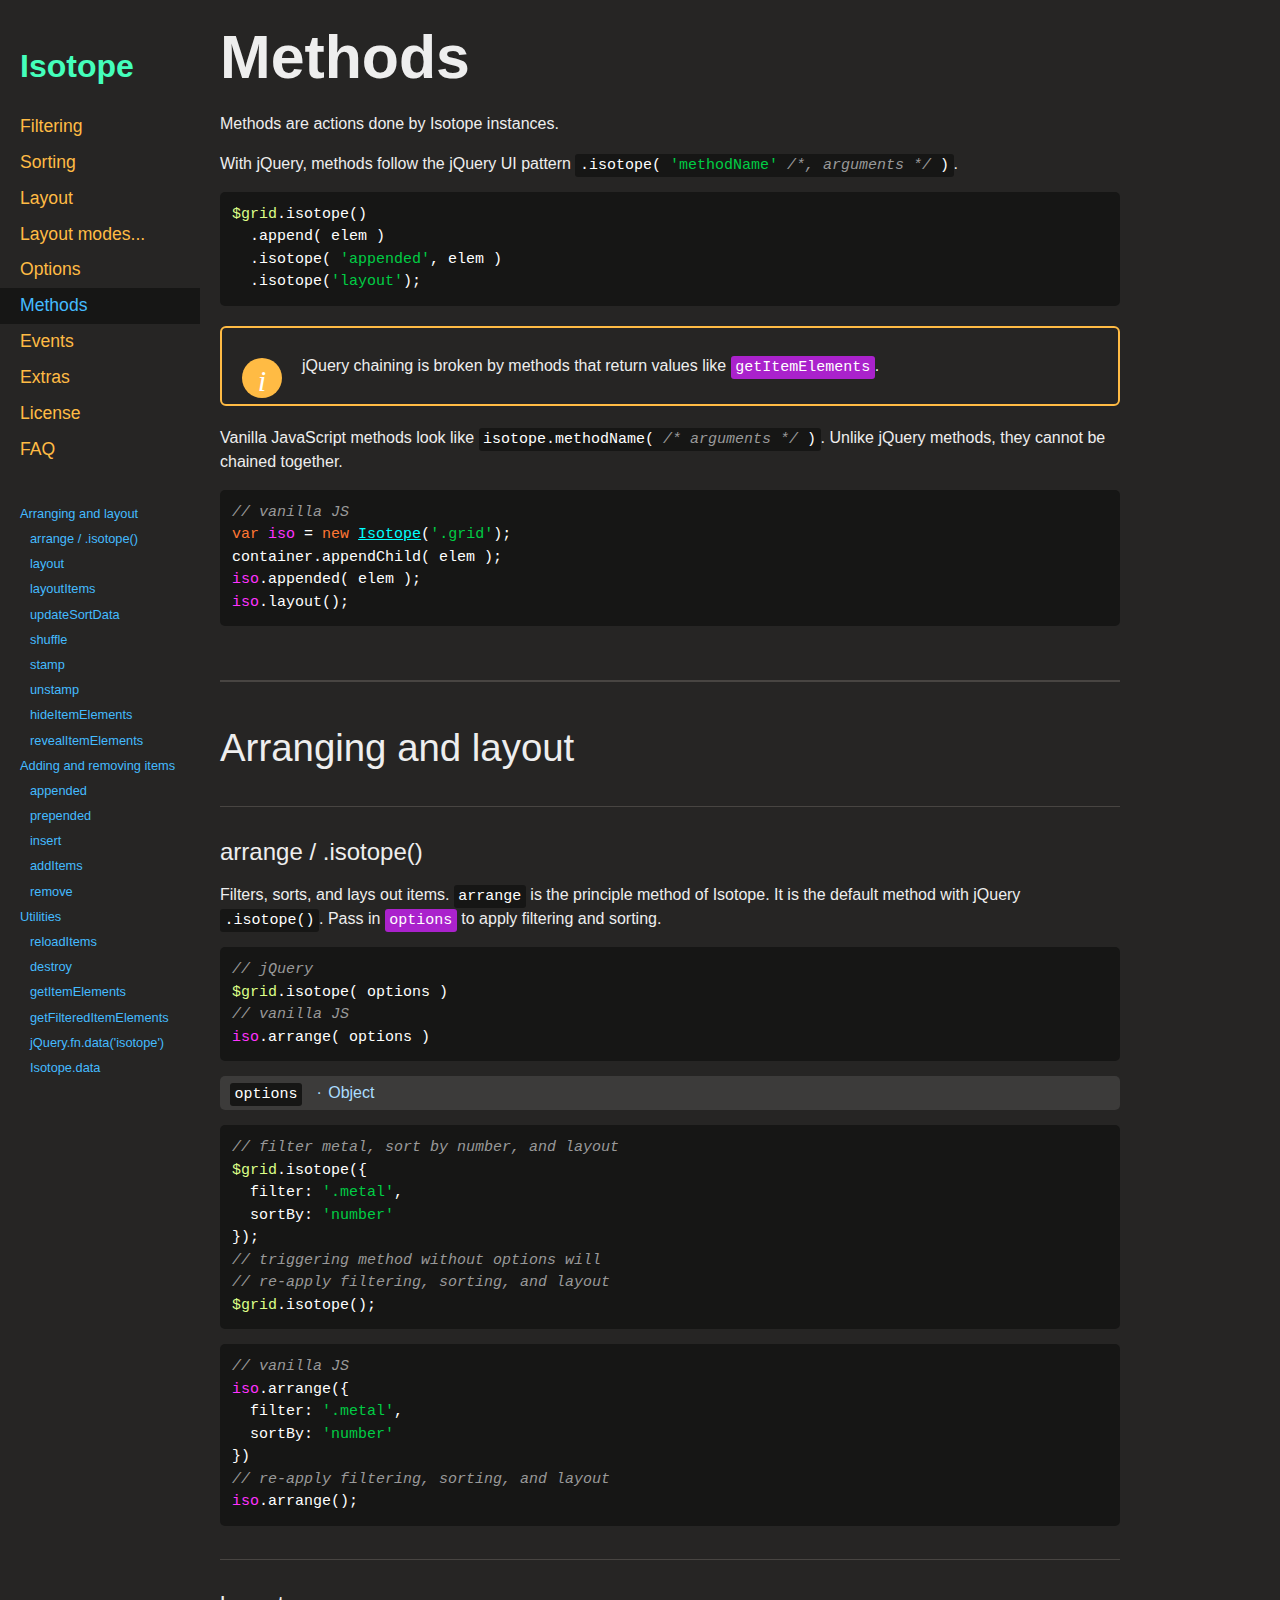
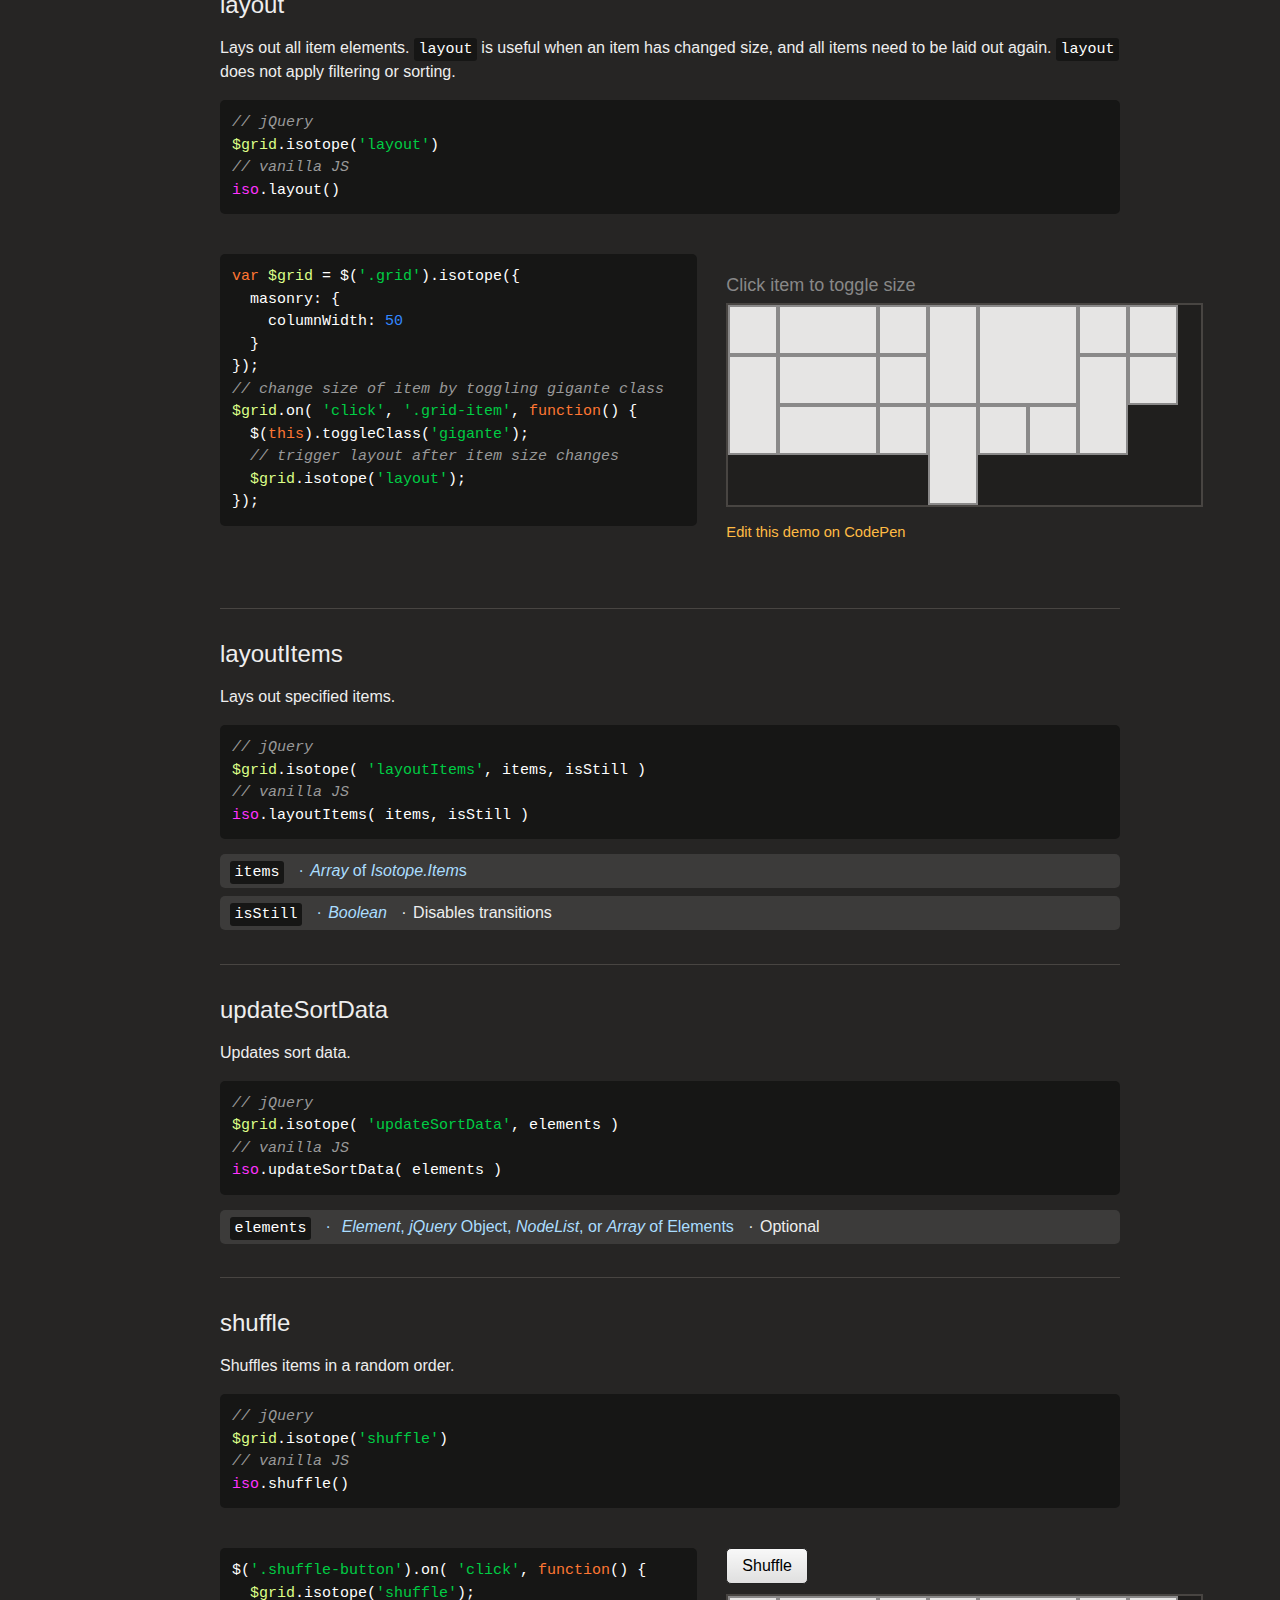
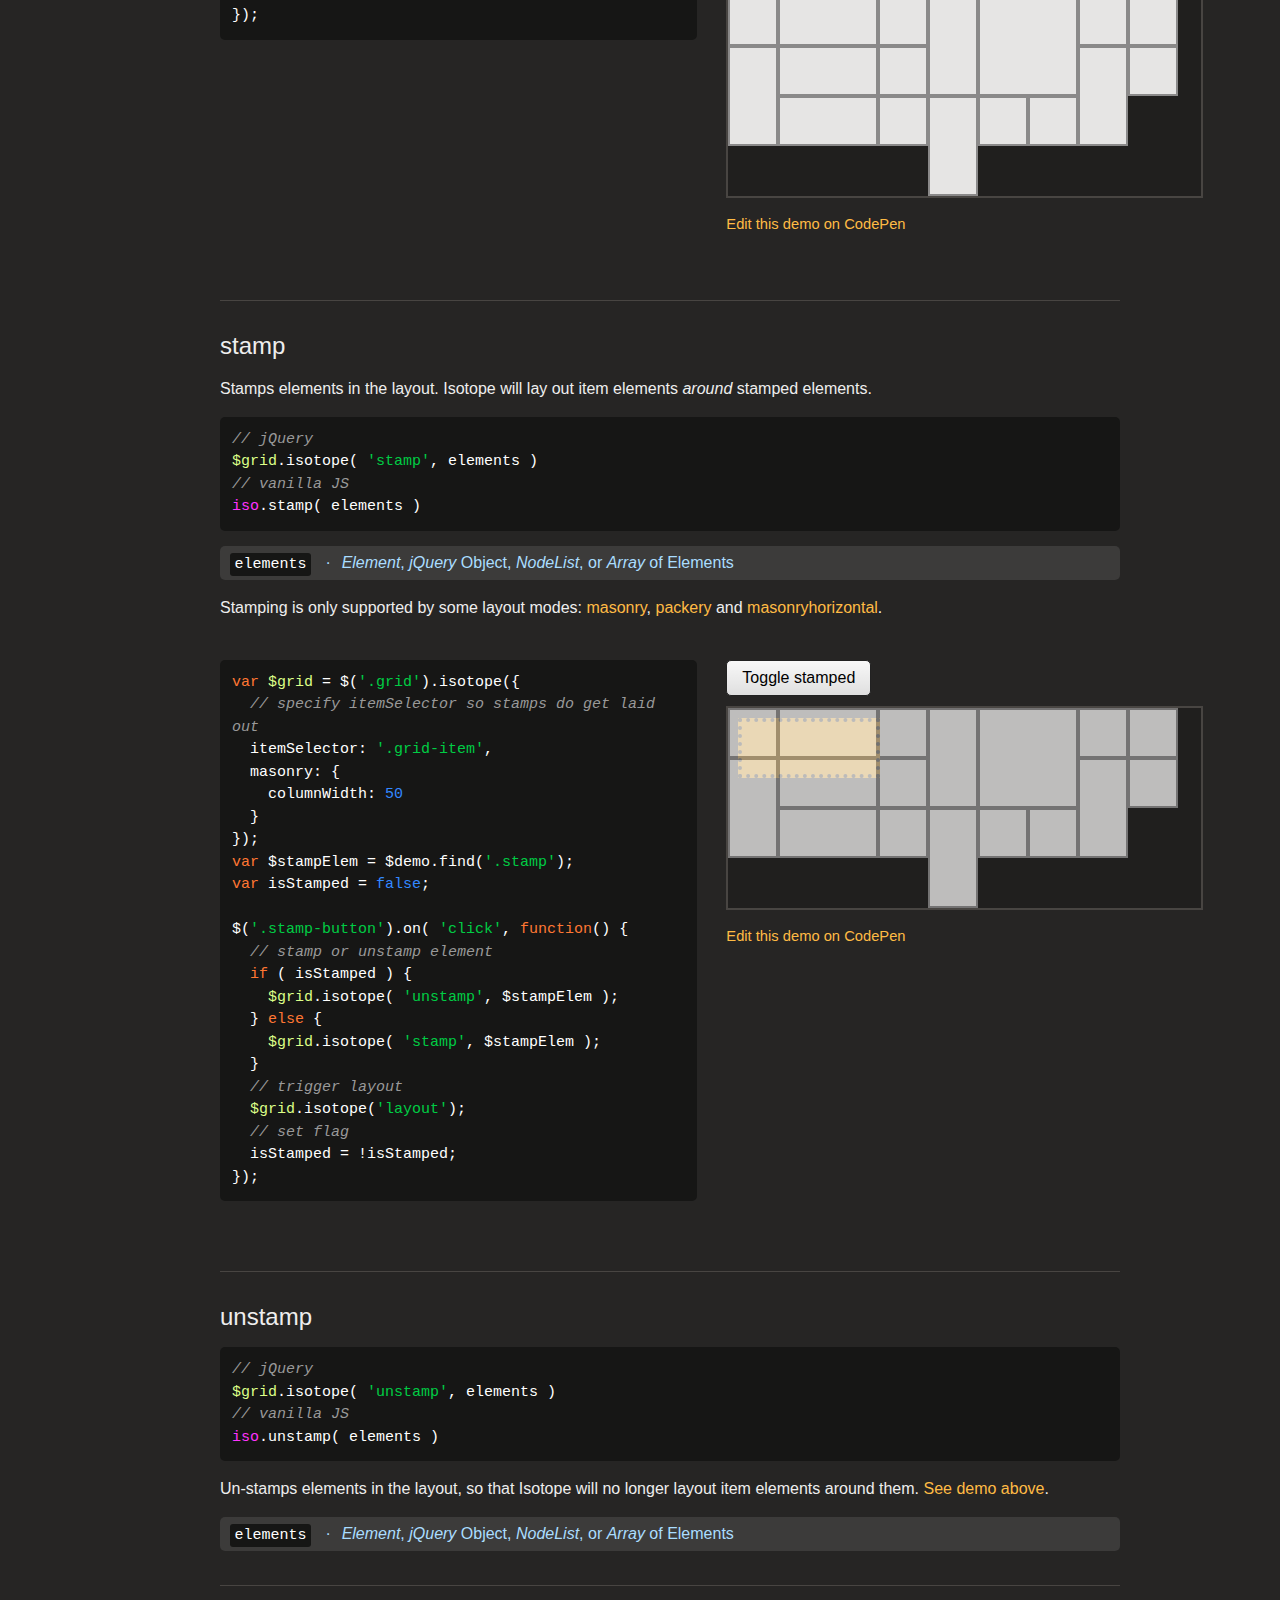
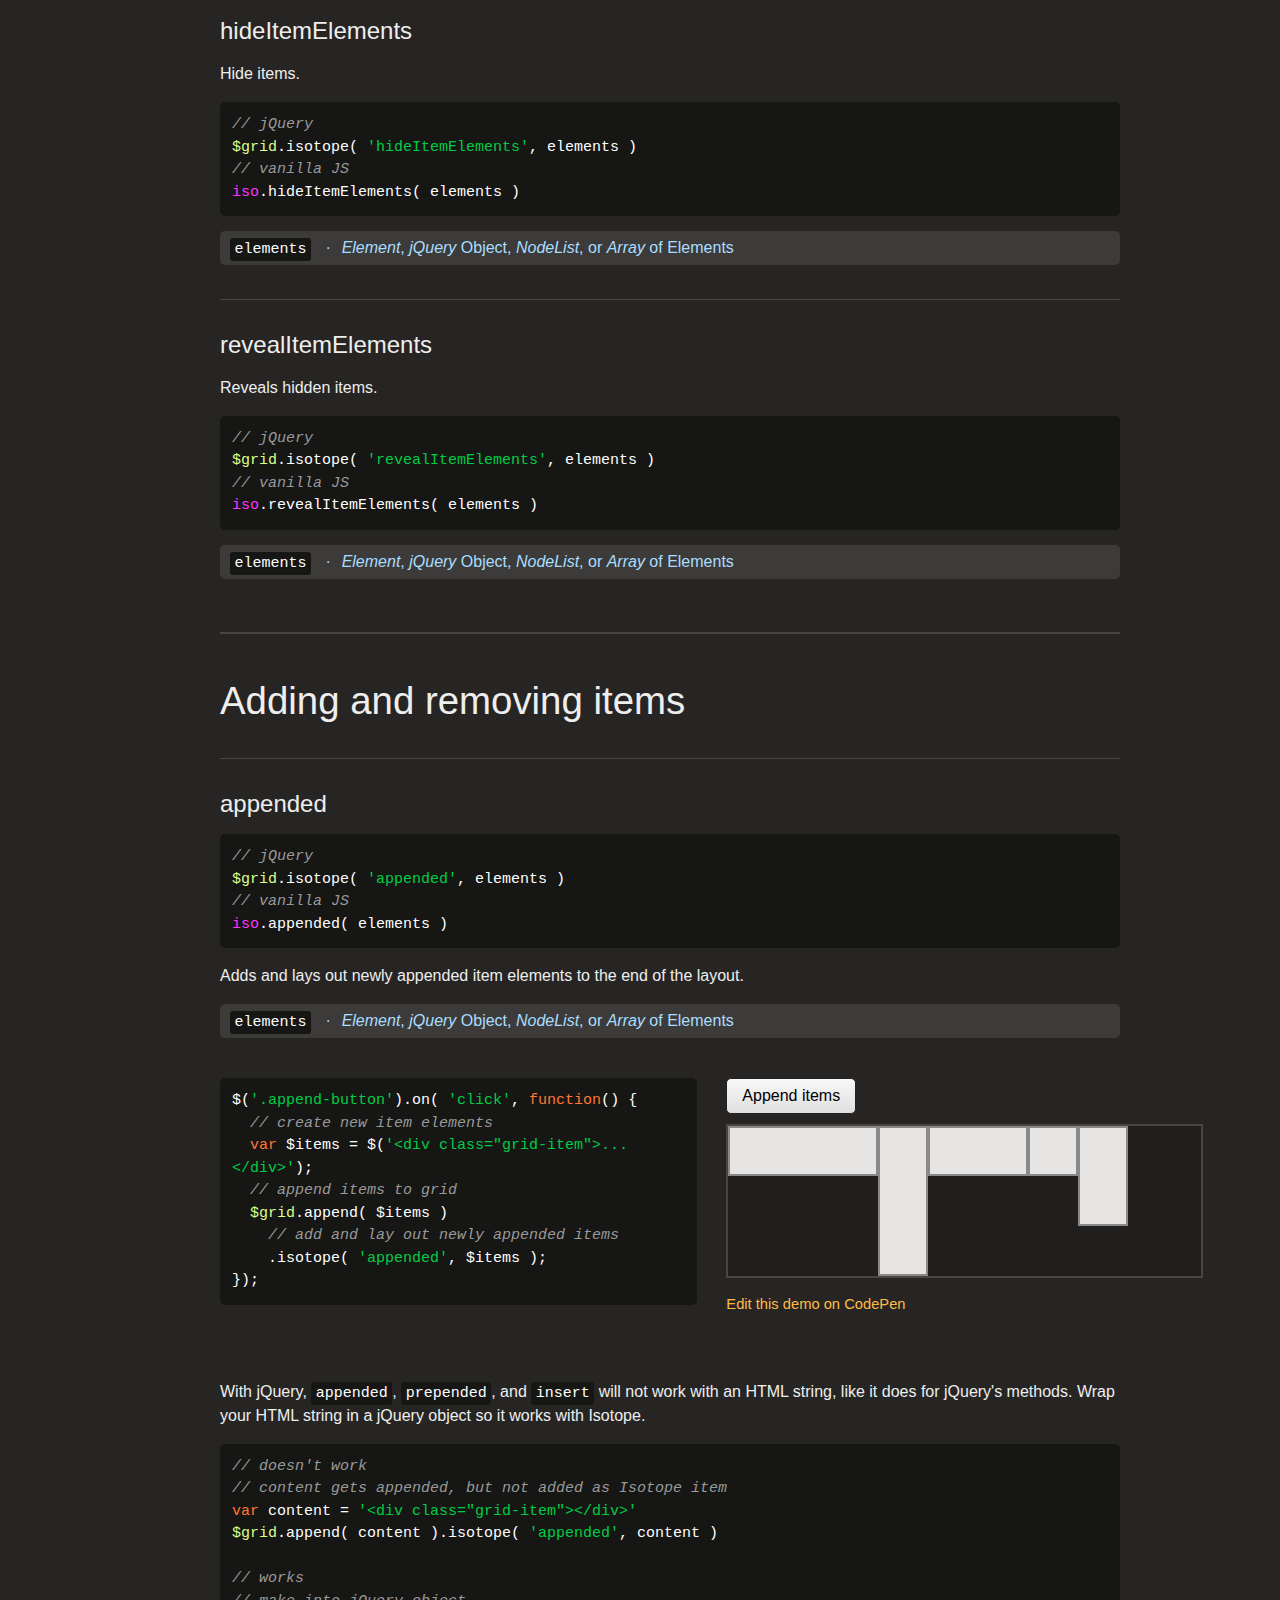
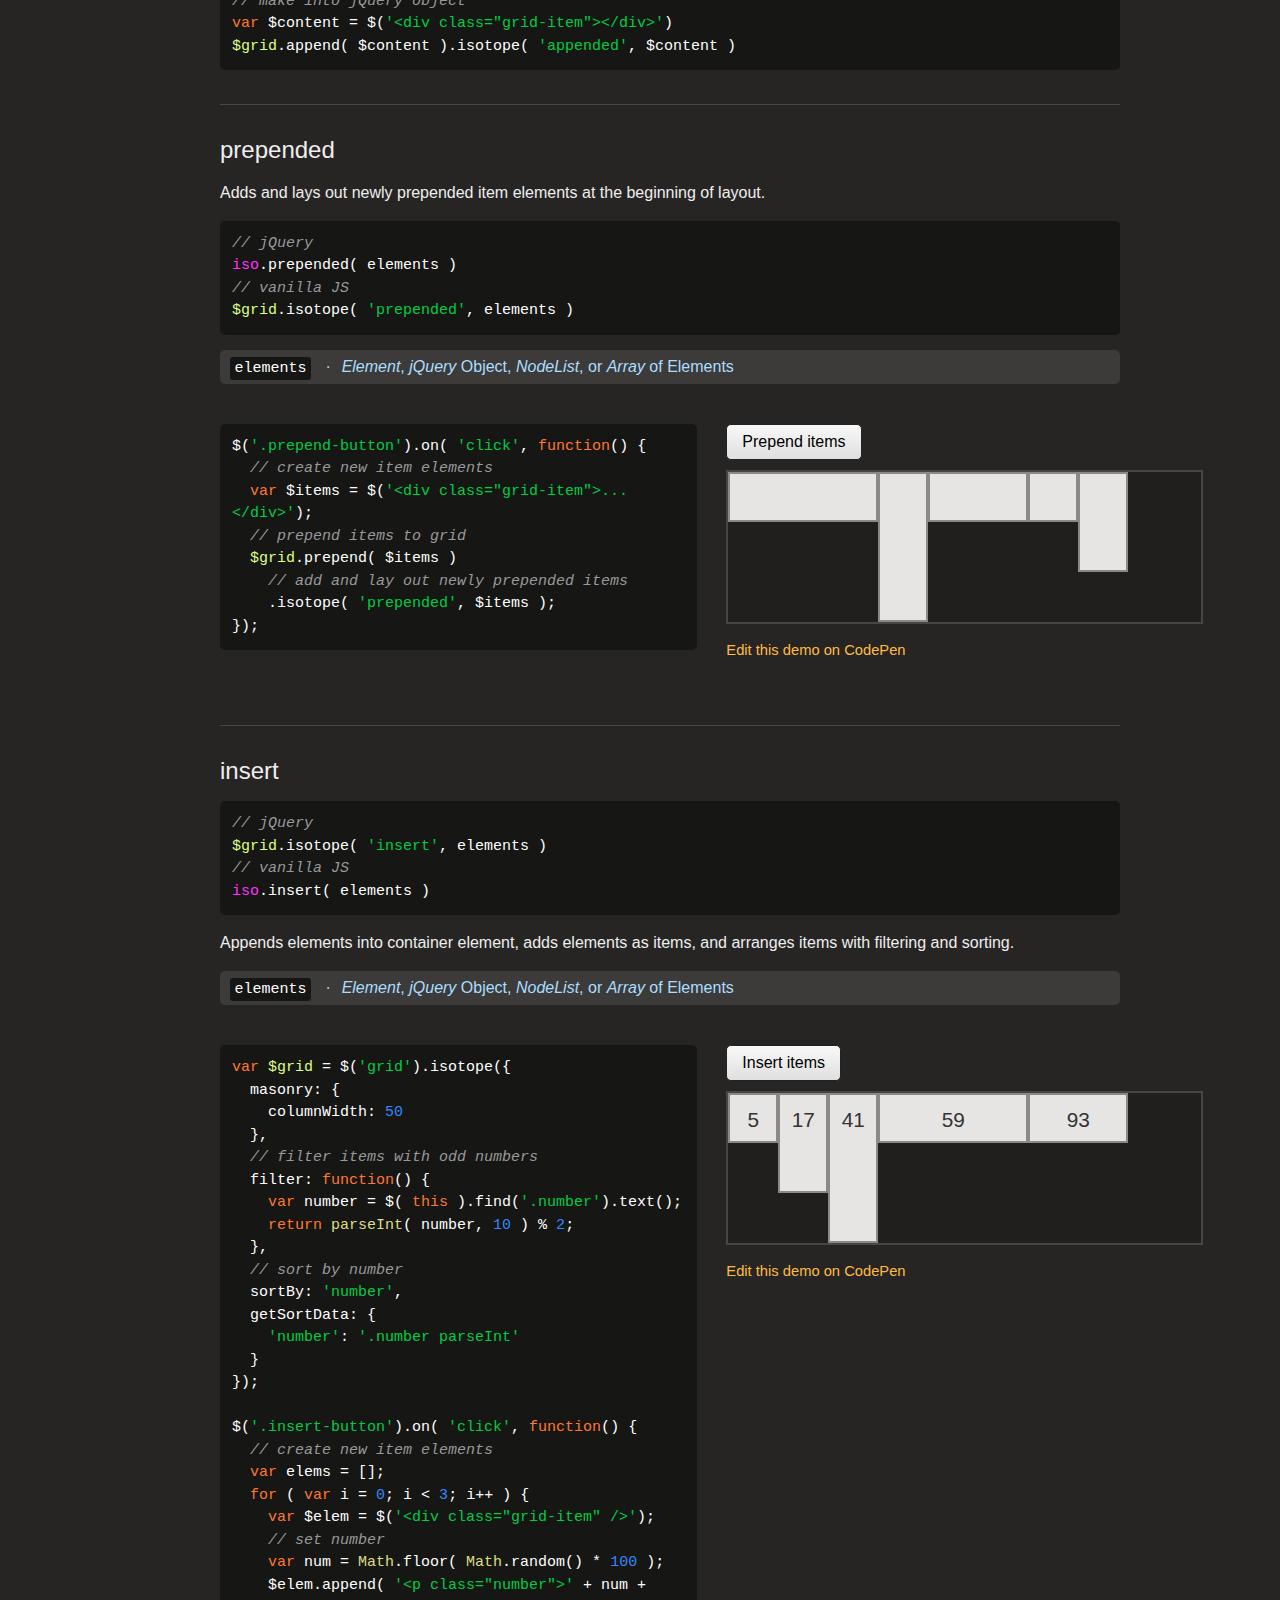
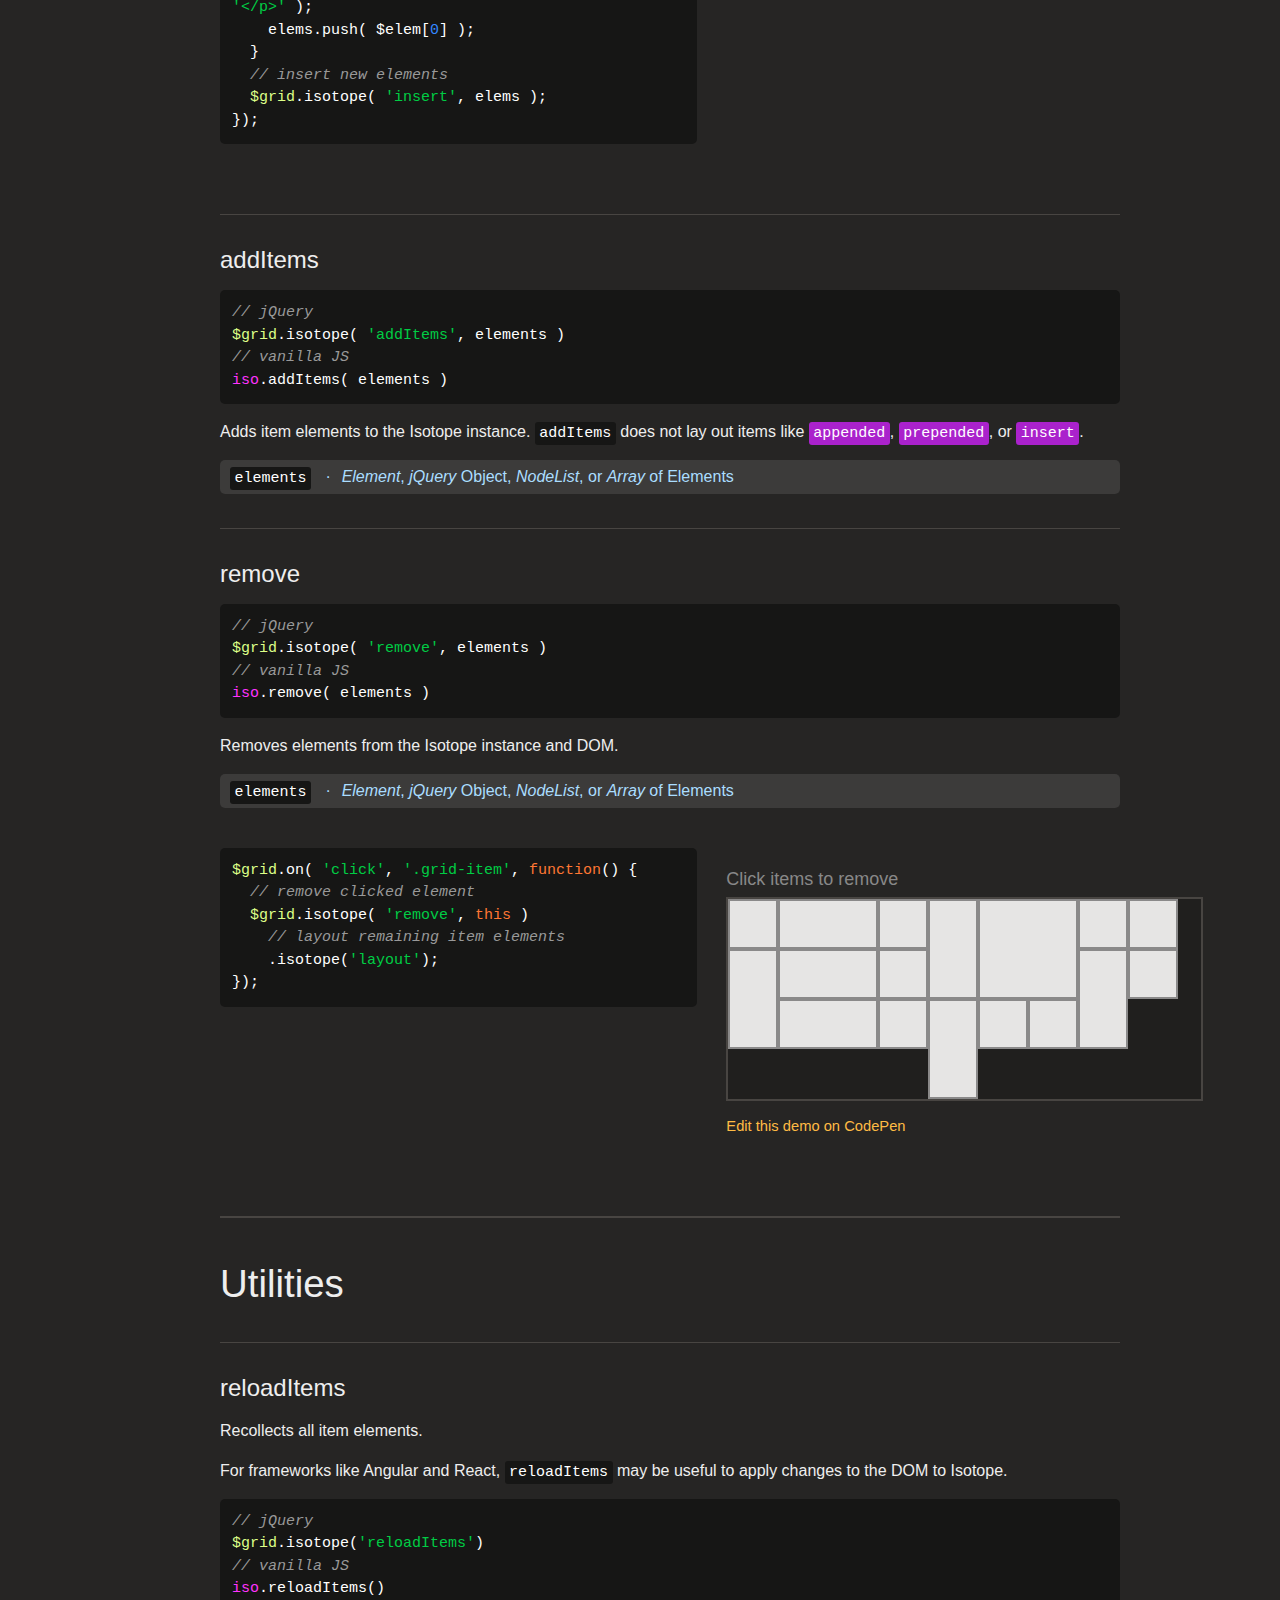
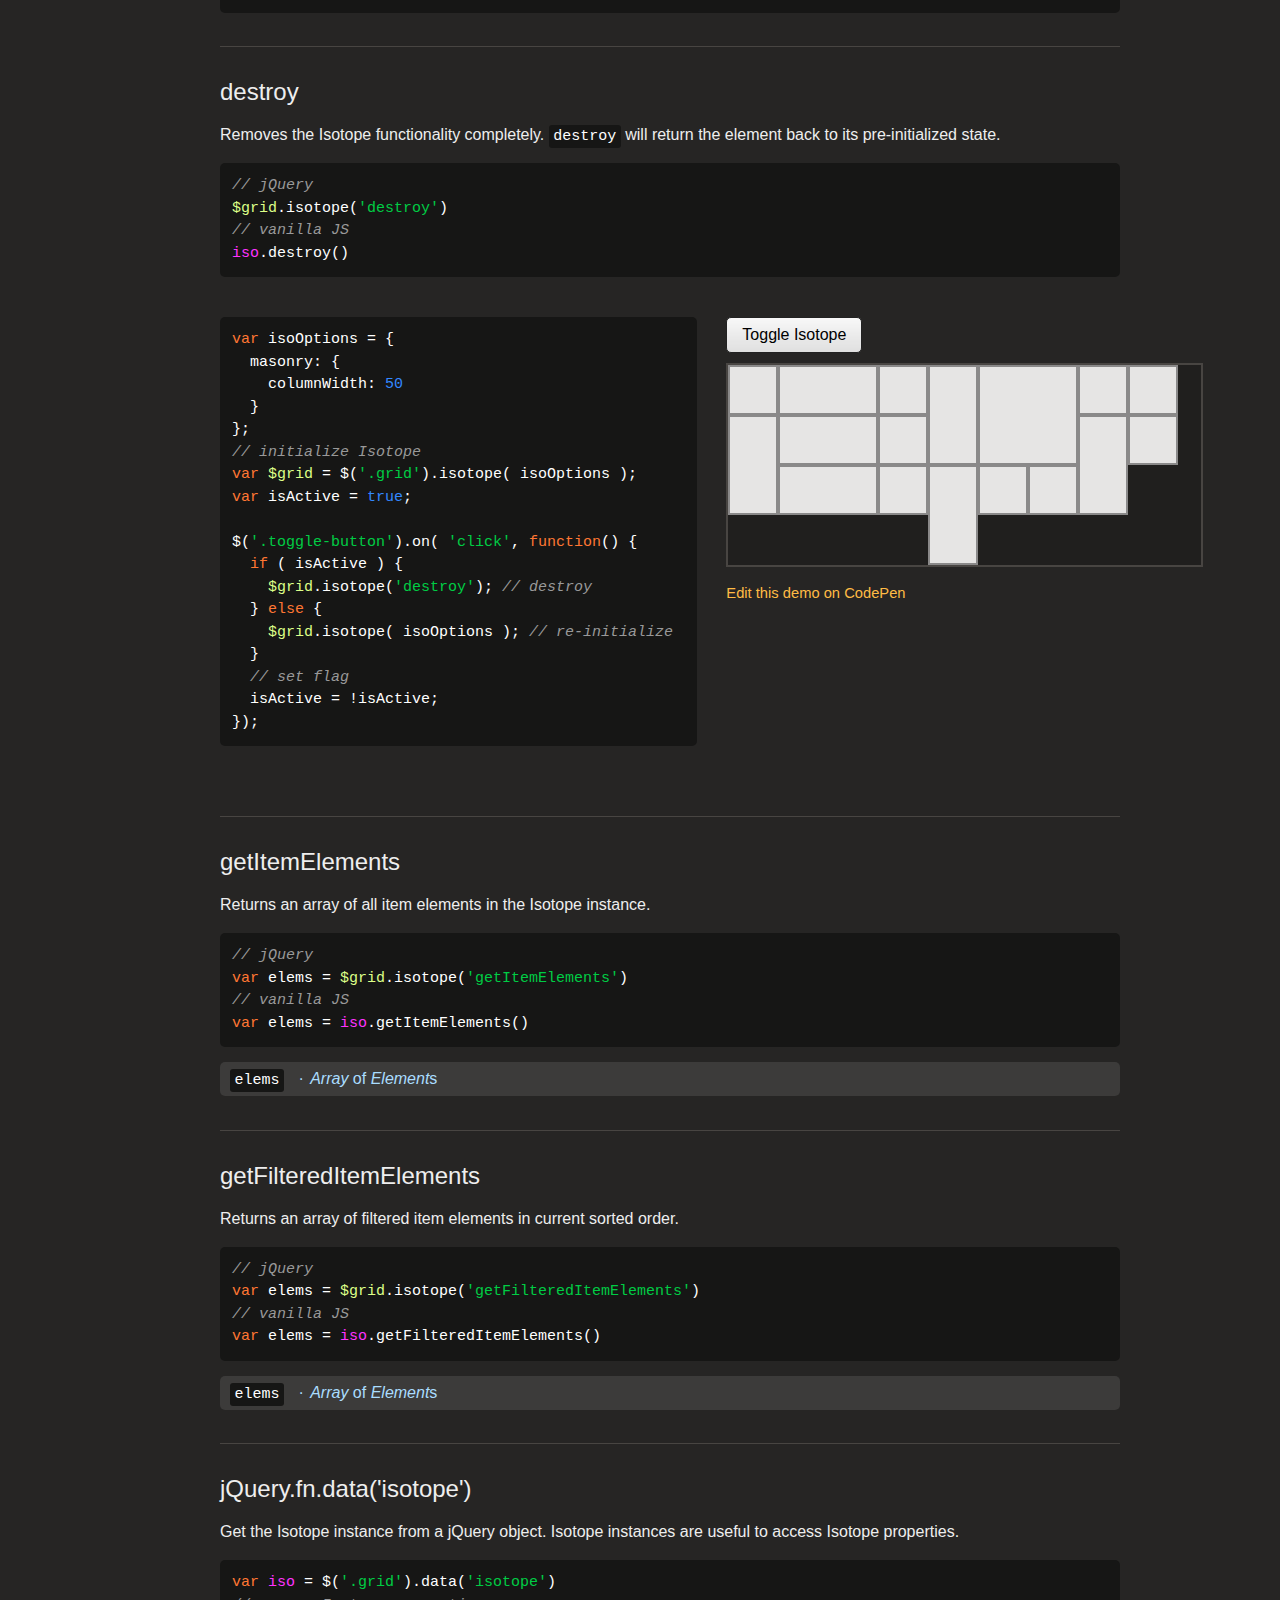
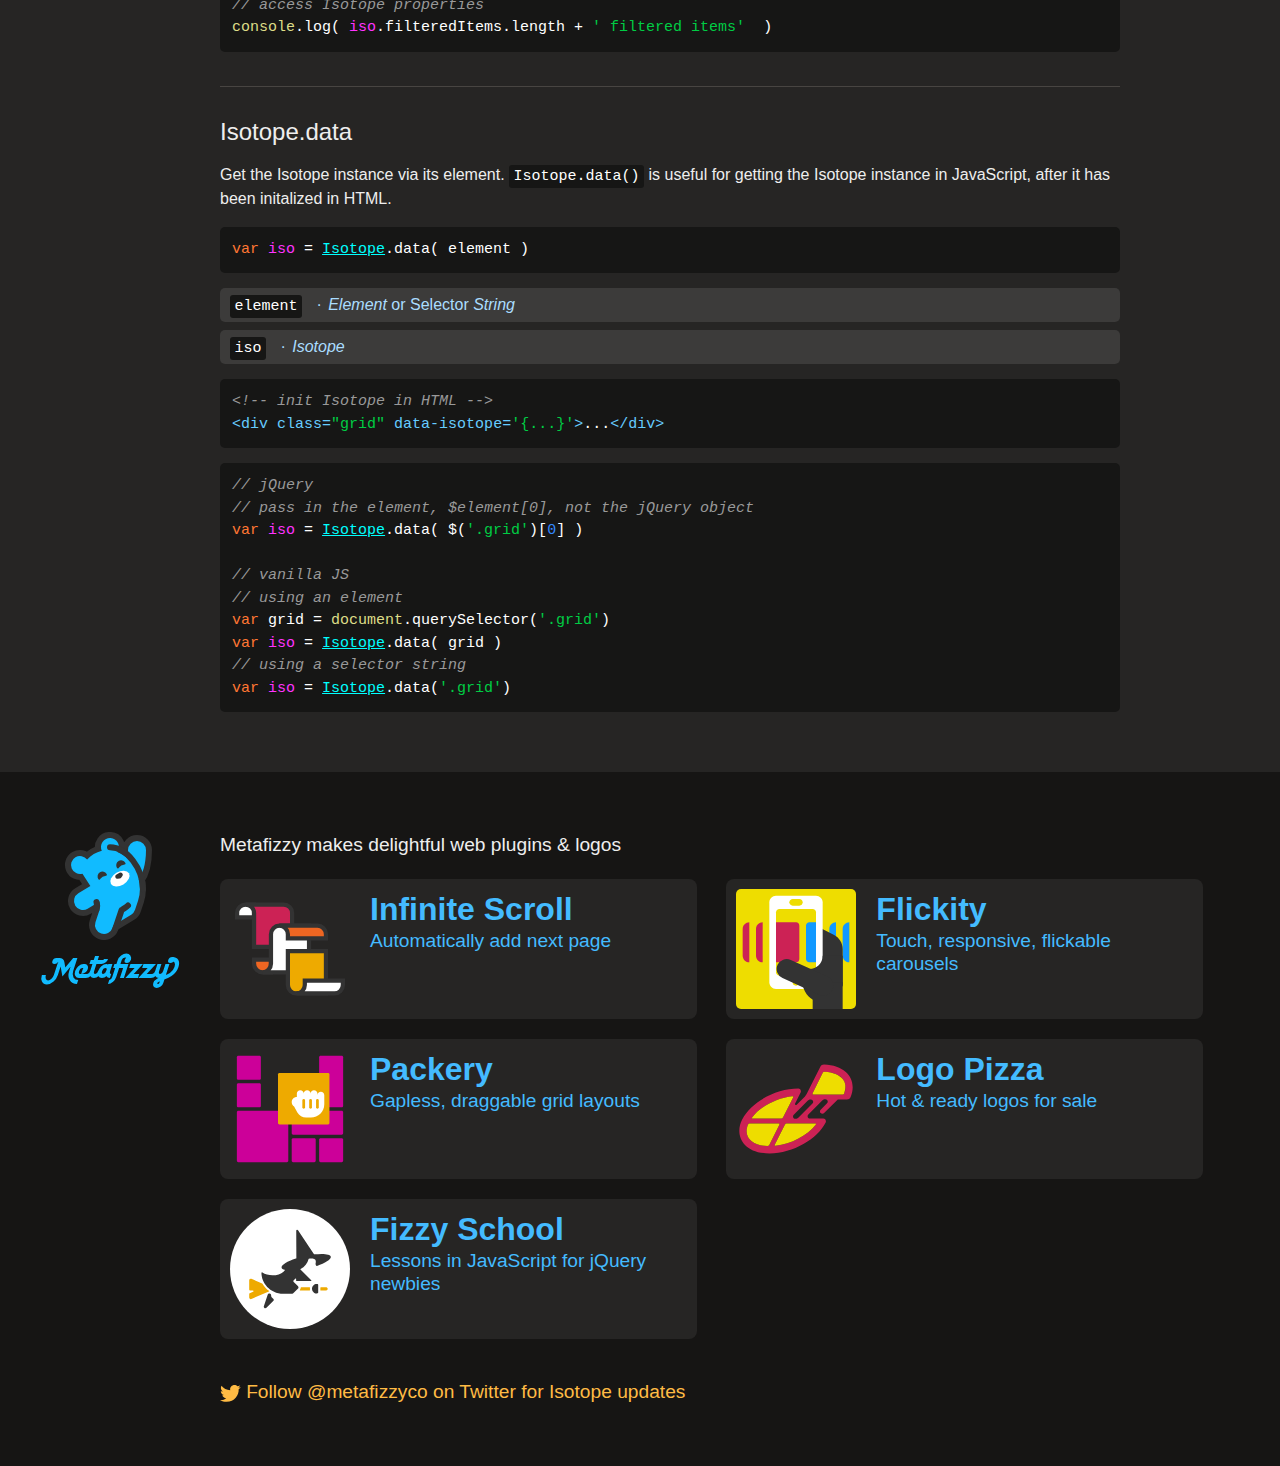
<file: js/isotope-docs/methods.html>
<!doctype html>
<html class="export" lang="en">
<head>
  <meta charset="utf-8">
  <meta name="viewport" content="width=device-width">
  <meta name="description" content="Filter &amp; sort magical layouts">

  <title>Isotope &#xB7; Methods</title>

    <!-- Isotope does not require any CSS files -->
    <link rel="stylesheet" href="css/isotope-docs.css?6" media="screen">

  <meta name="twitter:card" content="summary">
  <meta name="twitter:site" content="@metafizzyco">
  <meta name="twitter:url" content="https://isotope.metafizzy.co/methods.html">
  <meta name="twitter:title" content="Isotope Methods">
  <meta name="twitter:description" content="Filter &amp; sort magical layouts">

</head>
<body class="page--methods">


  <div class="nav">
    <h1 class="nav__title"><a href=".">Isotope</a></h1>
  
    <ol class="site-nav">
      <li class="site-nav__item site-nav__item--filtering">
        <a class="site-nav__item__link" href="filtering.html">Filtering</a></li>
      <li class="site-nav__item site-nav__item--sorting">
        <a class="site-nav__item__link" href="sorting.html">Sorting</a></li>
      <li class="site-nav__item site-nav__item--layout ">
        <a class="site-nav__item__link" href="layout.html">Layout</a>
      </li>
      <li class="site-nav__item site-nav__item--layout-modes sub-nav-parent">
        <a class="site-nav__item__link" href="layout-modes.html">Layout modes</a>
        <ul class="sub-nav">
            <li class="sub-nav__item sub-nav__item--masonry">
              <a class="sub-nav__item__link" href="layout-modes/masonry.html">masonry</a></li>
            <li class="sub-nav__item sub-nav__item--fitrows">
              <a class="sub-nav__item__link" href="layout-modes/fitrows.html">fitRows</a></li>
            <li class="sub-nav__item sub-nav__item--vertical">
              <a class="sub-nav__item__link" href="layout-modes/vertical.html">vertical</a></li>
            <li class="sub-nav__item sub-nav__item--packery">
              <a class="sub-nav__item__link" href="layout-modes/packery.html">packery</a></li>
            <li class="sub-nav__item sub-nav__item--cellsbyrow">
              <a class="sub-nav__item__link" href="layout-modes/cellsbyrow.html">cellsByRow</a></li>
            <li class="sub-nav__item sub-nav__item--masonryhorizontal">
              <a class="sub-nav__item__link" href="layout-modes/masonryhorizontal.html">masonryHorizontal</a></li>
            <li class="sub-nav__item sub-nav__item--fitcolumns">
              <a class="sub-nav__item__link" href="layout-modes/fitcolumns.html">fitColumns</a></li>
            <li class="sub-nav__item sub-nav__item--cellsbycolumn">
              <a class="sub-nav__item__link" href="layout-modes/cellsbycolumn.html">cellsByColumn</a></li>
            <li class="sub-nav__item sub-nav__item--horiz">
              <a class="sub-nav__item__link" href="layout-modes/horiz.html">horiz</a></li>
        </ul>
      </li>
      <li class="site-nav__item site-nav__item--options">
        <a class="site-nav__item__link" href="options.html">Options</a></li>
      <li class="site-nav__item site-nav__item--methods">
        <a class="site-nav__item__link" href="methods.html">Methods</a></li>
      <li class="site-nav__item site-nav__item--events">
        <a class="site-nav__item__link" href="events.html">Events</a></li>
      <li class="site-nav__item site-nav__item--extras">
        <a class="site-nav__item__link" href="extras.html">Extras</a></li>
      <li class="site-nav__item site-nav__item--license">
        <a class="site-nav__item__link" href="license.html">License</a></li>
      <li class="site-nav__item site-nav__item--faq">
        <a class="site-nav__item__link" href="faq.html">FAQ</a></li>
    </ol>
  
    <ul class="page-nav" data-js="page-nav">
<li class="page-nav__item page-nav__item--h2"><a href="#arranging-and-layout">Arranging and layout</a></li>
<li class="page-nav__item page-nav__item--h3"><a href="#arrange-isotope">arrange / .isotope()</a></li>
<li class="page-nav__item page-nav__item--h3"><a href="#layout">layout</a></li>
<li class="page-nav__item page-nav__item--h3"><a href="#layoutitems">layoutItems</a></li>
<li class="page-nav__item page-nav__item--h3"><a href="#updatesortdata">updateSortData</a></li>
<li class="page-nav__item page-nav__item--h3"><a href="#shuffle">shuffle</a></li>
<li class="page-nav__item page-nav__item--h3"><a href="#stamp">stamp</a></li>
<li class="page-nav__item page-nav__item--h3"><a href="#unstamp">unstamp</a></li>
<li class="page-nav__item page-nav__item--h3"><a href="#hideitemelements">hideItemElements</a></li>
<li class="page-nav__item page-nav__item--h3"><a href="#revealitemelements">revealItemElements</a></li>
<li class="page-nav__item page-nav__item--h2"><a href="#adding-and-removing-items">Adding and removing items</a></li>
<li class="page-nav__item page-nav__item--h3"><a href="#appended">appended</a></li>
<li class="page-nav__item page-nav__item--h3"><a href="#prepended">prepended</a></li>
<li class="page-nav__item page-nav__item--h3"><a href="#insert">insert</a></li>
<li class="page-nav__item page-nav__item--h3"><a href="#additems">addItems</a></li>
<li class="page-nav__item page-nav__item--h3"><a href="#remove">remove</a></li>
<li class="page-nav__item page-nav__item--h2"><a href="#utilities">Utilities</a></li>
<li class="page-nav__item page-nav__item--h3"><a href="#reloaditems">reloadItems</a></li>
<li class="page-nav__item page-nav__item--h3"><a href="#destroy">destroy</a></li>
<li class="page-nav__item page-nav__item--h3"><a href="#getitemelements">getItemElements</a></li>
<li class="page-nav__item page-nav__item--h3"><a href="#getfiltereditemelements">getFilteredItemElements</a></li>
<li class="page-nav__item page-nav__item--h3"><a href="#jquery-fn-data-isotope">jQuery.fn.data(&apos;isotope&apos;)</a></li>
<li class="page-nav__item page-nav__item--h3"><a href="#isotope-data">Isotope.data</a></li>
</ul>
  </div>


  <div id="content" class="main">
    <div class="container">
        <h1>Methods</h1>


<p>Methods are actions done by Isotope instances.</p>

<p>With jQuery, methods follow the jQuery UI pattern <code>.isotope( <span class="string">&apos;methodName&apos;</span> <span class="comment">/*, arguments */</span> )</code>.</p>

<pre><code class="js"><span class="jquery_var">$grid</span>.isotope()
  .append( elem )
  .isotope( <span class="string">&apos;appended&apos;</span>, elem )
  .isotope(<span class="string">&apos;layout&apos;</span>);
</code></pre>

<div class="call-out">
  <p>jQuery chaining is broken by methods that return values like
    <a href="#getitemelements"><code>getItemElements</code></a>.</p>
</div>

<p>Vanilla JavaScript methods look like <code>isotope.methodName( <span class="comment">/* arguments */</span> )</code>. Unlike jQuery methods, they cannot be chained together.</p>

<pre><code class="js"><span class="comment">// vanilla JS</span>
<span class="keyword">var</span> <span class="isotope_var">iso</span> = <span class="keyword">new</span> <span class="isotope_keyword">Isotope</span>(<span class="string">&apos;.grid&apos;</span>);
container.appendChild( elem );
<span class="isotope_var">iso</span>.appended( elem );
<span class="isotope_var">iso</span>.layout();
</code></pre>


<h2 id="arranging-and-layout">Arranging and layout</h2>


<h3 id="arrange-isotope">arrange / .isotope()</h3>

<p>Filters, sorts, and lays out items. <code>arrange</code> is the principle method of Isotope. It is the default method with jQuery <code>.isotope()</code>. Pass in <a href="options.html"><code>options</code></a> to apply filtering and sorting.</p>

<pre><code class="js"><span class="comment">// jQuery</span>
<span class="jquery_var">$grid</span>.isotope( options )
<span class="comment">// vanilla JS</span>
<span class="isotope_var">iso</span>.arrange( options )
</code></pre>

<p class="variable">
  <code class="variable__code">options</code>
  <span class="variable__type">Object</span>
</p>

<pre><code class="js"><span class="comment">// filter metal, sort by number, and layout</span>
<span class="jquery_var">$grid</span>.isotope({
  <span class="attr">filter</span>: <span class="string">&apos;.metal&apos;</span>,
  <span class="attr">sortBy</span>: <span class="string">&apos;number&apos;</span>
});
<span class="comment">// triggering method without options will</span>
<span class="comment">// re-apply filtering, sorting, and layout</span>
<span class="jquery_var">$grid</span>.isotope();
</code></pre>

<pre><code class="js"><span class="comment">// vanilla JS</span>
<span class="isotope_var">iso</span>.arrange({
  <span class="attr">filter</span>: <span class="string">&apos;.metal&apos;</span>,
  <span class="attr">sortBy</span>: <span class="string">&apos;number&apos;</span>
})
<span class="comment">// re-apply filtering, sorting, and layout</span>
<span class="isotope_var">iso</span>.arrange();
</code></pre>


<h3 id="layout">layout</h3>

<p>Lays out all item elements. <code>layout</code> is useful when an item has changed size, and all items need to be laid out again. <code>layout</code> does not apply filtering or sorting.</p>

<pre><code class="js"><span class="comment">// jQuery</span>
<span class="jquery_var">$grid</span>.isotope(<span class="string">&apos;layout&apos;</span>)
<span class="comment">// vanilla JS</span>
<span class="isotope_var">iso</span>.layout()
</code></pre>

<div class="duo example">
  <div class="duo__cell example__code">
<pre><code class="js"><span class="keyword">var</span> <span class="jquery_var">$grid</span> = $(<span class="string">&apos;.grid&apos;</span>).isotope({
  <span class="attr">masonry</span>: {
    <span class="attr">columnWidth</span>: <span class="number">50</span>
  }
});
<span class="comment">// change size of item by toggling gigante class</span>
<span class="jquery_var">$grid</span>.on( <span class="string">&apos;click&apos;</span>, <span class="string">&apos;.grid-item&apos;</span>, <span class="function"><span class="keyword">function</span>(<span class="params"></span>) </span>{
  $(<span class="keyword">this</span>).toggleClass(<span class="string">&apos;gigante&apos;</span>);
  <span class="comment">// trigger layout after item size changes</span>
  <span class="jquery_var">$grid</span>.isotope(<span class="string">&apos;layout&apos;</span>);
});
</code></pre>
  </div>
  <div class="duo__cell example__demo" data-js="layout-demo">
    <p class="instruction">Click item to toggle size</p>
  
    <div class="grid grid--clickable">
      <div class="grid-item"></div>
      <div class="grid-item grid-item--width2"></div>
      <div class="grid-item"></div>
      <div class="grid-item grid-item--height2"></div>
      <div class="grid-item grid-item--width2 grid-item--height2"></div>
      <div class="grid-item"></div>
      <div class="grid-item"></div>
      <div class="grid-item grid-item--height2"></div>
      <div class="grid-item grid-item--width2"></div>
      <div class="grid-item"></div>
      <div class="grid-item grid-item--height2"></div>
      <div class="grid-item"></div>
      <div class="grid-item grid-item--width2"></div>
      <div class="grid-item"></div>
      <div class="grid-item grid-item--height2"></div>
      <div class="grid-item"></div>
      <div class="grid-item"></div>
    </div>
  
    <p class="edit-demo">
        <a href="https://codepen.io/desandro/pen/qzhIb">Edit this demo on CodePen</a>
    </p>
  </div>
</div>


<h3 id="layoutitems">layoutItems</h3>

<p>Lays out specified items.</p>

<pre><code class="js"><span class="comment">// jQuery</span>
<span class="jquery_var">$grid</span>.isotope( <span class="string">&apos;layoutItems&apos;</span>, items, isStill )
<span class="comment">// vanilla JS</span>
<span class="isotope_var">iso</span>.layoutItems( items, isStill )
</code></pre>

<p class="variable">
  <code class="variable__code">items</code>
  <span class="variable__type"><i>Array</i> of <i>Isotope.Item</i>s</span>
</p>

<p class="variable">
  <code class="variable__code">isStill</code>
  <span class="variable__type"><i>Boolean</i></span>
  <span class="variable__description">Disables transitions</span>
</p>


<h3 id="updatesortdata">updateSortData</h3>

<p>Updates sort data.</p>

<pre><code class="js"><span class="comment">// jQuery</span>
<span class="jquery_var">$grid</span>.isotope( <span class="string">&apos;updateSortData&apos;</span>, elements )
<span class="comment">// vanilla JS</span>
<span class="isotope_var">iso</span>.updateSortData( elements )
</code></pre>

<p class="variable">
  <code class="variable__code">elements</code>
  <span class="variable__type">
    <i>Element</i>,
    <i>jQuery</i> Object,
    <i>NodeList</i>, or
    <i>Array</i> of Elements
  </span>
  <span class="variable__description">Optional</span>
</p>


<h3 id="shuffle">shuffle</h3>

<p>Shuffles items in a random order.</p>

<pre><code class="js"><span class="comment">// jQuery</span>
<span class="jquery_var">$grid</span>.isotope(<span class="string">&apos;shuffle&apos;</span>)
<span class="comment">// vanilla JS</span>
<span class="isotope_var">iso</span>.shuffle()
</code></pre>

<div class="duo example">
  <div class="duo__cell example__code">
<pre><code class="js">$(<span class="string">&apos;.shuffle-button&apos;</span>).on( <span class="string">&apos;click&apos;</span>, <span class="function"><span class="keyword">function</span>(<span class="params"></span>) </span>{
  <span class="jquery_var">$grid</span>.isotope(<span class="string">&apos;shuffle&apos;</span>);
});
</code></pre>
  </div>
  <div class="duo__cell example__demo" data-js="shuffle">
    <button class="button shuffle-button">Shuffle</button>
    <div class="grid">
      <div class="grid-item"></div>
      <div class="grid-item grid-item--width2"></div>
      <div class="grid-item"></div>
      <div class="grid-item grid-item--height2"></div>
      <div class="grid-item grid-item--width2 grid-item--height2"></div>
      <div class="grid-item"></div>
      <div class="grid-item"></div>
      <div class="grid-item grid-item--height2"></div>
      <div class="grid-item grid-item--width2"></div>
      <div class="grid-item"></div>
      <div class="grid-item grid-item--height2"></div>
      <div class="grid-item"></div>
      <div class="grid-item grid-item--width2"></div>
      <div class="grid-item"></div>
      <div class="grid-item grid-item--height2"></div>
      <div class="grid-item"></div>
      <div class="grid-item"></div>
    </div>
    <p class="edit-demo">
        <a href="https://codepen.io/desandro/pen/EluFg">Edit this demo on CodePen</a>
    </p>
  </div>
</div>


<h3 id="stamp">stamp</h3>

<p>Stamps elements in the layout. Isotope will lay out item elements <em>around</em> stamped elements.</p>

<pre><code class="js"><span class="comment">// jQuery</span>
<span class="jquery_var">$grid</span>.isotope( <span class="string">&apos;stamp&apos;</span>, elements )
<span class="comment">// vanilla JS</span>
<span class="isotope_var">iso</span>.stamp( elements )
</code></pre>

<p class="variable">
  <code class="variable__code">elements</code>
  <span class="variable__type">
    <i>Element</i>,
    <i>jQuery</i> Object,
    <i>NodeList</i>, or
    <i>Array</i> of Elements
  </span>
</p>

<p>Stamping is only supported by some layout modes: <a href="layout-modes/masonry.html">masonry</a>, <a href="layout-modes/packery.html">packery</a> and <a href="layout-modes/masonryhorizontal.html">masonryhorizontal</a>.</p>

<div class="duo example">
  <div class="duo__cell example__code">
<pre><code class="js"><span class="keyword">var</span> <span class="jquery_var">$grid</span> = $(<span class="string">&apos;.grid&apos;</span>).isotope({
  <span class="comment">// specify itemSelector so stamps do get laid out</span>
  itemSelector: <span class="string">&apos;.grid-item&apos;</span>,
  <span class="attr">masonry</span>: {
    <span class="attr">columnWidth</span>: <span class="number">50</span>
  }
});
<span class="keyword">var</span> $stampElem = $demo.find(<span class="string">&apos;.stamp&apos;</span>);
<span class="keyword">var</span> isStamped = <span class="literal">false</span>;

$(<span class="string">&apos;.stamp-button&apos;</span>).on( <span class="string">&apos;click&apos;</span>, <span class="function"><span class="keyword">function</span>(<span class="params"></span>) </span>{
  <span class="comment">// stamp or unstamp element</span>
  <span class="keyword">if</span> ( isStamped ) {
    <span class="jquery_var">$grid</span>.isotope( <span class="string">&apos;unstamp&apos;</span>, $stampElem );
  } <span class="keyword">else</span> {
    <span class="jquery_var">$grid</span>.isotope( <span class="string">&apos;stamp&apos;</span>, $stampElem );
  }
  <span class="comment">// trigger layout</span>
  <span class="jquery_var">$grid</span>.isotope(<span class="string">&apos;layout&apos;</span>);
  <span class="comment">// set flag</span>
  isStamped = !isStamped;
});
</code></pre>
  </div>
  <div class="duo__cell example__demo" data-js="stamp-methods">
    <button class="button stamp-button">Toggle stamped</button>
    <div class="grid grid--has-stamp grid--stamp-methods">
      <div class="stamp stamp--stamp-methods"></div>
      <div class="grid-item"></div>
      <div class="grid-item grid-item--width2"></div>
      <div class="grid-item"></div>
      <div class="grid-item grid-item--height2"></div>
      <div class="grid-item grid-item--width2 grid-item--height2"></div>
      <div class="grid-item"></div>
      <div class="grid-item"></div>
      <div class="grid-item grid-item--height2"></div>
      <div class="grid-item grid-item--width2"></div>
      <div class="grid-item"></div>
      <div class="grid-item grid-item--height2"></div>
      <div class="grid-item"></div>
      <div class="grid-item grid-item--width2"></div>
      <div class="grid-item"></div>
      <div class="grid-item grid-item--height2"></div>
      <div class="grid-item"></div>
      <div class="grid-item"></div>
    </div>
    <p class="edit-demo">
        <a href="https://codepen.io/desandro/pen/wguvo">Edit this demo on CodePen</a>
    </p>
  </div>
</div>


<h3 id="unstamp">unstamp</h3>

<pre><code class="js"><span class="comment">// jQuery</span>
<span class="jquery_var">$grid</span>.isotope( <span class="string">&apos;unstamp&apos;</span>, elements )
<span class="comment">// vanilla JS</span>
<span class="isotope_var">iso</span>.unstamp( elements )
</code></pre>

<p>Un-stamps elements in the layout, so that Isotope will no longer layout item elements around them. <a href="#stamp">See demo above</a>.</p>

<p class="variable">
  <code class="variable__code">elements</code>
  <span class="variable__type">
    <i>Element</i>,
    <i>jQuery</i> Object,
    <i>NodeList</i>, or
    <i>Array</i> of Elements
  </span>
</p>


<h3 id="hideitemelements">hideItemElements</h3>

<p>Hide items.</p>

<pre><code class="js"><span class="comment">// jQuery</span>
<span class="jquery_var">$grid</span>.isotope( <span class="string">&apos;hideItemElements&apos;</span>, elements )
<span class="comment">// vanilla JS</span>
<span class="isotope_var">iso</span>.hideItemElements( elements )
</code></pre>

<p class="variable">
  <code class="variable__code">elements</code>
  <span class="variable__type">
    <i>Element</i>,
    <i>jQuery</i> Object,
    <i>NodeList</i>, or
    <i>Array</i> of Elements
  </span>
</p>


<h3 id="revealitemelements">revealItemElements</h3>

<p>Reveals hidden items.</p>

<pre><code class="js"><span class="comment">// jQuery</span>
<span class="jquery_var">$grid</span>.isotope( <span class="string">&apos;revealItemElements&apos;</span>, elements )
<span class="comment">// vanilla JS</span>
<span class="isotope_var">iso</span>.revealItemElements( elements )
</code></pre>

<p class="variable">
  <code class="variable__code">elements</code>
  <span class="variable__type">
    <i>Element</i>,
    <i>jQuery</i> Object,
    <i>NodeList</i>, or
    <i>Array</i> of Elements
  </span>
</p>


<h2 id="adding-and-removing-items">Adding and removing items</h2>


<h3 id="appended">appended</h3>

<pre><code class="js"><span class="comment">// jQuery</span>
<span class="jquery_var">$grid</span>.isotope( <span class="string">&apos;appended&apos;</span>, elements )
<span class="comment">// vanilla JS</span>
<span class="isotope_var">iso</span>.appended( elements )
</code></pre>

<p>Adds and lays out newly appended item elements to the end of the layout.</p>

<p class="variable">
  <code class="variable__code">elements</code>
  <span class="variable__type">
    <i>Element</i>,
    <i>jQuery</i> Object,
    <i>NodeList</i>, or
    <i>Array</i> of Elements
  </span>
</p>

<div class="duo example">
  <div class="duo__cell example__code">
<pre><code class="js">$(<span class="string">&apos;.append-button&apos;</span>).on( <span class="string">&apos;click&apos;</span>, <span class="function"><span class="keyword">function</span>(<span class="params"></span>) </span>{
  <span class="comment">// create new item elements</span>
  <span class="keyword">var</span> $items = $(<span class="string">&apos;&lt;div class=&quot;grid-item&quot;&gt;...&lt;/div&gt;&apos;</span>);
  <span class="comment">// append items to grid</span>
  <span class="jquery_var">$grid</span>.append( $items )
    <span class="comment">// add and lay out newly appended items</span>
    .isotope( <span class="string">&apos;appended&apos;</span>, $items );
});
</code></pre>
  </div>
  <div class="duo__cell example__demo" data-js="appended">
    <button class="button append-button">Append items</button>
    <div class="grid">
      <div class="grid-item grid-item--width3"></div>
      <div class="grid-item grid-item--height3"></div>
      <div class="grid-item grid-item--width2"></div>
      <div class="grid-item"></div>
      <div class="grid-item grid-item--height2"></div>
    </div>
    <p class="edit-demo">
        <a href="https://codepen.io/desandro/pen/ECKiw">Edit this demo on CodePen</a>
    </p>
  </div>
</div>

<p>With jQuery, <code>appended</code>, <code>prepended</code>, and <code>insert</code> will not work with an HTML string, like it does for jQuery&apos;s methods. Wrap your HTML string in a jQuery object so it works with Isotope.</p>

<pre><code class="js"><span class="comment">// doesn&apos;t work</span>
<span class="comment">// content gets appended, but not added as Isotope item</span>
<span class="keyword">var</span> content = <span class="string">&apos;&lt;div class=&quot;grid-item&quot;&gt;&lt;/div&gt;&apos;</span>
<span class="jquery_var">$grid</span>.append( content ).isotope( <span class="string">&apos;appended&apos;</span>, content )

<span class="comment">// works</span>
<span class="comment">// make into jQuery object</span>
<span class="keyword">var</span> $content = $(<span class="string">&apos;&lt;div class=&quot;grid-item&quot;&gt;&lt;/div&gt;&apos;</span>)
<span class="jquery_var">$grid</span>.append( $content ).isotope( <span class="string">&apos;appended&apos;</span>, $content )
</code></pre>


<h3 id="prepended">prepended</h3>

<p>Adds and lays out newly prepended item elements at the beginning of layout.</p>

<pre><code class="js"><span class="comment">// jQuery</span>
<span class="isotope_var">iso</span>.prepended( elements )
<span class="comment">// vanilla JS</span>
<span class="jquery_var">$grid</span>.isotope( <span class="string">&apos;prepended&apos;</span>, elements )
</code></pre>

<p class="variable">
  <code class="variable__code">elements</code>
  <span class="variable__type">
    <i>Element</i>,
    <i>jQuery</i> Object,
    <i>NodeList</i>, or
    <i>Array</i> of Elements
  </span>
</p>

<div class="duo example">
  <div class="duo__cell example__code">
<pre><code class="js">$(<span class="string">&apos;.prepend-button&apos;</span>).on( <span class="string">&apos;click&apos;</span>, <span class="function"><span class="keyword">function</span>(<span class="params"></span>) </span>{
  <span class="comment">// create new item elements</span>
  <span class="keyword">var</span> $items = $(<span class="string">&apos;&lt;div class=&quot;grid-item&quot;&gt;...&lt;/div&gt;&apos;</span>);
  <span class="comment">// prepend items to grid</span>
  <span class="jquery_var">$grid</span>.prepend( $items )
    <span class="comment">// add and lay out newly prepended items</span>
    .isotope( <span class="string">&apos;prepended&apos;</span>, $items );
});
</code></pre>
  </div>
  <div class="duo__cell example__demo" data-js="prepended">
    <button class="button prepend-button">Prepend items</button>
    <div class="grid">
      <div class="grid-item grid-item--width3"></div>
      <div class="grid-item grid-item--height3"></div>
      <div class="grid-item grid-item--width2"></div>
      <div class="grid-item"></div>
      <div class="grid-item grid-item--height2"></div>
    </div>
    <p class="edit-demo">
        <a href="https://codepen.io/desandro/pen/fuwdk">Edit this demo on CodePen</a>
    </p>
  </div>
</div>


<h3 id="insert">insert</h3>

<pre><code class="js"><span class="comment">// jQuery</span>
<span class="jquery_var">$grid</span>.isotope( <span class="string">&apos;insert&apos;</span>, elements )
<span class="comment">// vanilla JS</span>
<span class="isotope_var">iso</span>.insert( elements )
</code></pre>

<p>Appends elements into container element, adds elements as items, and arranges items with filtering and sorting.</p>

<p class="variable">
  <code class="variable__code">elements</code>
  <span class="variable__type">
    <i>Element</i>,
    <i>jQuery</i> Object,
    <i>NodeList</i>, or
    <i>Array</i> of Elements
  </span>
</p>

<div class="duo example">
  <div class="duo__cell example__code">
<pre><code class="js"><span class="keyword">var</span> <span class="jquery_var">$grid</span> = $(<span class="string">&apos;grid&apos;</span>).isotope({
  <span class="attr">masonry</span>: {
    <span class="attr">columnWidth</span>: <span class="number">50</span>
  },
  <span class="comment">// filter items with odd numbers</span>
  filter: <span class="function"><span class="keyword">function</span>(<span class="params"></span>) </span>{
    <span class="keyword">var</span> number = $( <span class="keyword">this</span> ).find(<span class="string">&apos;.number&apos;</span>).text();
    <span class="keyword">return</span> <span class="built_in">parseInt</span>( number, <span class="number">10</span> ) % <span class="number">2</span>;
  },
  <span class="comment">// sort by number</span>
  sortBy: <span class="string">&apos;number&apos;</span>,
  <span class="attr">getSortData</span>: {
    <span class="string">&apos;number&apos;</span>: <span class="string">&apos;.number parseInt&apos;</span>
  }
});

$(<span class="string">&apos;.insert-button&apos;</span>).on( <span class="string">&apos;click&apos;</span>, <span class="function"><span class="keyword">function</span>(<span class="params"></span>) </span>{
  <span class="comment">// create new item elements</span>
  <span class="keyword">var</span> elems = [];
  <span class="keyword">for</span> ( <span class="keyword">var</span> i = <span class="number">0</span>; i &lt; <span class="number">3</span>; i++ ) {
    <span class="keyword">var</span> $elem = $(<span class="string">&apos;&lt;div class=&quot;grid-item&quot; /&gt;&apos;</span>);
    <span class="comment">// set number</span>
    <span class="keyword">var</span> num = <span class="built_in">Math</span>.floor( <span class="built_in">Math</span>.random() * <span class="number">100</span> );
    $elem.append( <span class="string">&apos;&lt;p class=&quot;number&quot;&gt;&apos;</span> + num + <span class="string">&apos;&lt;/p&gt;&apos;</span> );
    elems.push( $elem[<span class="number">0</span>] );
  }
  <span class="comment">// insert new elements</span>
  <span class="jquery_var">$grid</span>.isotope( <span class="string">&apos;insert&apos;</span>, elems );
});
</code></pre>
  </div>
  <div class="duo__cell example__demo" data-js="insert">
    <button class="button insert-button">Insert items</button>
    <div class="grid">
      <div class="grid-item grid-item--width3"><p class="number">59</p></div>
      <div class="grid-item grid-item--height3"><p class="number">41</p></div>
      <div class="grid-item grid-item--width2"><p class="number">93</p></div>
      <div class="grid-item"><p class="number">5</p></div>
      <div class="grid-item grid-item--height2"><p class="number">17</p></div>
    </div>
    <p class="edit-demo">
        <a href="https://codepen.io/desandro/pen/byqcz">Edit this demo on CodePen</a>
    </p>
  </div>
</div>


<h3 id="additems">addItems</h3>

<pre><code class="js"><span class="comment">// jQuery</span>
<span class="jquery_var">$grid</span>.isotope( <span class="string">&apos;addItems&apos;</span>, elements )
<span class="comment">// vanilla JS</span>
<span class="isotope_var">iso</span>.addItems( elements )
</code></pre>

<p>Adds item elements to the Isotope instance. <code>addItems</code> does not lay out items like <a href="#appended"><code>appended</code></a>, <a href="#prepended"><code>prepended</code></a>, or <a href="#insert"><code>insert</code></a>.</p>

<p class="variable">
  <code class="variable__code">elements</code>
  <span class="variable__type">
    <i>Element</i>,
    <i>jQuery</i> Object,
    <i>NodeList</i>, or
    <i>Array</i> of Elements
  </span>
</p>


<h3 id="remove">remove</h3>

<pre><code class="js"><span class="comment">// jQuery</span>
<span class="jquery_var">$grid</span>.isotope( <span class="string">&apos;remove&apos;</span>, elements )
<span class="comment">// vanilla JS</span>
<span class="isotope_var">iso</span>.remove( elements )
</code></pre>

<p>Removes elements from the Isotope instance and DOM.</p>

<p class="variable">
  <code class="variable__code">elements</code>
  <span class="variable__type">
    <i>Element</i>,
    <i>jQuery</i> Object,
    <i>NodeList</i>, or
    <i>Array</i> of Elements
  </span>
</p>

<div class="duo example">
  <div class="duo__cell example__code">
<pre><code class="js"><span class="jquery_var">$grid</span>.on( <span class="string">&apos;click&apos;</span>, <span class="string">&apos;.grid-item&apos;</span>, <span class="function"><span class="keyword">function</span>(<span class="params"></span>) </span>{
  <span class="comment">// remove clicked element</span>
  <span class="jquery_var">$grid</span>.isotope( <span class="string">&apos;remove&apos;</span>, <span class="keyword">this</span> )
    <span class="comment">// layout remaining item elements</span>
    .isotope(<span class="string">&apos;layout&apos;</span>);
});
</code></pre>
  </div>
  <div class="duo__cell example__demo" data-js="remove">
    <p class="instruction">Click items to remove</p>
    <div class="grid grid--clickable">
      <div class="grid-item"></div>
      <div class="grid-item grid-item--width2"></div>
      <div class="grid-item"></div>
      <div class="grid-item grid-item--height2"></div>
      <div class="grid-item grid-item--width2 grid-item--height2"></div>
      <div class="grid-item"></div>
      <div class="grid-item"></div>
      <div class="grid-item grid-item--height2"></div>
      <div class="grid-item grid-item--width2"></div>
      <div class="grid-item"></div>
      <div class="grid-item grid-item--height2"></div>
      <div class="grid-item"></div>
      <div class="grid-item grid-item--width2"></div>
      <div class="grid-item"></div>
      <div class="grid-item grid-item--height2"></div>
      <div class="grid-item"></div>
      <div class="grid-item"></div>
    </div>
    <p class="edit-demo">
        <a href="https://codepen.io/desandro/pen/fHkwt">Edit this demo on CodePen</a>
    </p>
  </div>
</div>


<h2 id="utilities">Utilities</h2>


<h3 id="reloaditems">reloadItems</h3>

<p>Recollects all item elements.</p>

<p>For frameworks like Angular and React, <code>reloadItems</code> may be useful to apply changes to the DOM to Isotope.</p>

<pre><code class="js"><span class="comment">// jQuery</span>
<span class="jquery_var">$grid</span>.isotope(<span class="string">&apos;reloadItems&apos;</span>)
<span class="comment">// vanilla JS</span>
<span class="isotope_var">iso</span>.reloadItems()
</code></pre>


<h3 id="destroy">destroy</h3>

<p>Removes the Isotope functionality completely. <code>destroy</code> will return the element back to its pre-initialized state.</p>

<pre><code class="js"><span class="comment">// jQuery</span>
<span class="jquery_var">$grid</span>.isotope(<span class="string">&apos;destroy&apos;</span>)
<span class="comment">// vanilla JS</span>
<span class="isotope_var">iso</span>.destroy()
</code></pre>

<div class="duo example">
  <div class="duo__cell example__code">
<pre><code class="js"><span class="keyword">var</span> isoOptions = {
  <span class="attr">masonry</span>: {
    <span class="attr">columnWidth</span>: <span class="number">50</span>
  }
};
<span class="comment">// initialize Isotope</span>
<span class="keyword">var</span> <span class="jquery_var">$grid</span> = $(<span class="string">&apos;.grid&apos;</span>).isotope( isoOptions );
<span class="keyword">var</span> isActive = <span class="literal">true</span>;

$(<span class="string">&apos;.toggle-button&apos;</span>).on( <span class="string">&apos;click&apos;</span>, <span class="function"><span class="keyword">function</span>(<span class="params"></span>) </span>{
  <span class="keyword">if</span> ( isActive ) {
    <span class="jquery_var">$grid</span>.isotope(<span class="string">&apos;destroy&apos;</span>); <span class="comment">// destroy</span>
  } <span class="keyword">else</span> {
    <span class="jquery_var">$grid</span>.isotope( isoOptions ); <span class="comment">// re-initialize</span>
  }
  <span class="comment">// set flag</span>
  isActive = !isActive;
});
</code></pre>
  </div>
  <div class="duo__cell example__demo" data-js="destroy">
    <button class="button toggle-button">Toggle Isotope</button>
    <div class="grid">
      <div class="grid-item"></div>
      <div class="grid-item grid-item--width2"></div>
      <div class="grid-item"></div>
      <div class="grid-item grid-item--height2"></div>
      <div class="grid-item grid-item--width2 grid-item--height2"></div>
      <div class="grid-item"></div>
      <div class="grid-item"></div>
      <div class="grid-item grid-item--height2"></div>
      <div class="grid-item grid-item--width2"></div>
      <div class="grid-item"></div>
      <div class="grid-item grid-item--height2"></div>
      <div class="grid-item"></div>
      <div class="grid-item grid-item--width2"></div>
      <div class="grid-item"></div>
      <div class="grid-item grid-item--height2"></div>
      <div class="grid-item"></div>
      <div class="grid-item"></div>
    </div>
    <p class="edit-demo">
        <a href="https://codepen.io/desandro/pen/pcjgk">Edit this demo on CodePen</a>
    </p>
  </div>
</div>


<h3 id="getitemelements">getItemElements</h3>

<p>Returns an array of all item elements in the Isotope instance.</p>

<pre><code class="js"><span class="comment">// jQuery</span>
<span class="keyword">var</span> elems = <span class="jquery_var">$grid</span>.isotope(<span class="string">&apos;getItemElements&apos;</span>)
<span class="comment">// vanilla JS</span>
<span class="keyword">var</span> elems = <span class="isotope_var">iso</span>.getItemElements()
</code></pre>

<p class="variable">
  <code class="variable__code">elems</code>
  <span class="variable__type"><i>Array</i> of <i>Element</i>s</span>
</p>


<h3 id="getfiltereditemelements">getFilteredItemElements</h3>

<p>Returns an array of filtered item elements in current sorted order.</p>

<pre><code class="js"><span class="comment">// jQuery</span>
<span class="keyword">var</span> elems = <span class="jquery_var">$grid</span>.isotope(<span class="string">&apos;getFilteredItemElements&apos;</span>)
<span class="comment">// vanilla JS</span>
<span class="keyword">var</span> elems = <span class="isotope_var">iso</span>.getFilteredItemElements()
</code></pre>

<p class="variable">
  <code class="variable__code">elems</code>
  <span class="variable__type"><i>Array</i> of <i>Element</i>s</span>
</p>


<h3 id="jquery-fn-data-isotope">jQuery.fn.data(&apos;isotope&apos;)</h3>

<p>Get the Isotope instance from a jQuery object. Isotope instances are useful to access Isotope properties.</p>

<pre><code class="js"><span class="keyword">var</span> <span class="isotope_var">iso</span> = $(<span class="string">&apos;.grid&apos;</span>).data(<span class="string">&apos;isotope&apos;</span>)
<span class="comment">// access Isotope properties</span>
<span class="built_in">console</span>.log( <span class="isotope_var">iso</span>.filteredItems.length + <span class="string">&apos; filtered items&apos;</span>  )
</code></pre>


<h3 id="isotope-data">Isotope.data</h3>

<p>Get the Isotope instance via its element. <code>Isotope.data()</code> is useful for getting the Isotope instance in JavaScript, after it has been initalized in HTML.</p>

<pre><code class="js"><span class="keyword">var</span> <span class="isotope_var">iso</span> = <span class="isotope_keyword">Isotope</span>.data( element )
</code></pre>

<p class="variable">
  <code class="variable__code">element</code>
  <span class="variable__type"><i>Element</i> or Selector <i>String</i></span>
</p>

<p class="variable">
  <code class="variable__code">iso</code>
  <span class="variable__type"><i>Isotope</i></span>
</p>

<pre><code class="html"><span class="comment">&lt;!-- init Isotope in HTML --&gt;</span>
<span class="tag">&lt;<span class="name">div</span> <span class="attr">class</span>=<span class="string">&quot;grid&quot;</span> <span class="attr">data-isotope</span>=<span class="string">&apos;{...}&apos;</span>&gt;</span>...<span class="tag">&lt;/<span class="name">div</span>&gt;</span>
</code></pre>

<pre><code class="js"><span class="comment">// jQuery</span>
<span class="comment">// pass in the element, $element[0], not the jQuery object</span>
<span class="keyword">var</span> <span class="isotope_var">iso</span> = <span class="isotope_keyword">Isotope</span>.data( $(<span class="string">&apos;.grid&apos;</span>)[<span class="number">0</span>] )

<span class="comment">// vanilla JS</span>
<span class="comment">// using an element</span>
<span class="keyword">var</span> grid = <span class="built_in">document</span>.querySelector(<span class="string">&apos;.grid&apos;</span>)
<span class="keyword">var</span> <span class="isotope_var">iso</span> = <span class="isotope_keyword">Isotope</span>.data( grid )
<span class="comment">// using a selector string</span>
<span class="keyword">var</span> <span class="isotope_var">iso</span> = <span class="isotope_keyword">Isotope</span>.data(<span class="string">&apos;.grid&apos;</span>)
</code></pre>


    </div>
  </div>

  <footer class="site-footer">
  
    <div class="container">
  
      <p class="site-footer__copy">Metafizzy makes delightful web plugins &amp; logos</p>
  
      <div class="showcase">
      
        <ul class="showcase-item-list">
      
            <li class="showcase-item">
              <a class="showcase-item__link" href="https://infinite-scroll.com">
                <div class="showcase-item__image">
                    <svg class="infinite-scroll-illo" xmlns="http://www.w3.org/2000/svg" viewbox="0 0 520 520" width="200" height="200">
                      <path class="infinite-scroll-illo__page infinite-scroll-illo__page--back" d="M90,110H10V90c0-22,18-40,40-40h40V110z"/>
                      <path class="infinite-scroll-illo__page infinite-scroll-illo__page--front1" d="M270,90L270,90c0-22-18-40-40-40h0H50h0c22,0,40,18,40,40v0v0v160h180V90z"/>
                      <path class="infinite-scroll-illo__page infinite-scroll-illo__page--front2" d="M170,330v-20H90v20v0c0,22,18,40,40,40h0h40V330z"/>
                      <path class="infinite-scroll-illo__page infinite-scroll-illo__page--back" d="M350,150H210c-22,0-40,18-40,40v140v0c0,22-18,40-40,40h0h220V150z"/>
                      <path class="infinite-scroll-illo__page infinite-scroll-illo__page--front3" d="M430,470V270H250v160c0,22,18,40,40,40H430z"/>
                      <path class="infinite-scroll-illo__page infinite-scroll-illo__page--front2" d="M250,190v20h180v-20c0-22-18-40-40-40H210h0C232,150,250,168,250,190L250,190z"/>
                      <path class="infinite-scroll-illo__page infinite-scroll-illo__page--back" d="M330,410v20v0c0,22-18,40-40,40h0h180c22,0,40-18,40-40v-20H330z"/>
                    </svg>
                </div>
                <div class="showcase-item__text">
                  <h3 class="showcase-item__title">Infinite Scroll</h3>
                  <p class="showcase-item__description">Automatically add next page</p>
                </div>
              </a>
            </li>
      
            <li class="showcase-item">
              <a class="showcase-item__link" href="https://flickity.metafizzy.co">
                <div class="showcase-item__image">
                    <svg class="flickity-illo" xmlns="http://www.w3.org/2000/svg" viewbox="0 0 360 360" width="100" height="100">
                      <path class="flickity-illo__color1" fill="#19F" d="M300 220L300 220c-11 0-20-9-20-20v-80c0-11 9-20 20-20h0V220z"/>
                      <path class="flickity-illo__color1" fill="#19F" d="M340 220L340 220c-11 0-20-9-20-20v-80c0-11 9-20 20-20h0V220z"/>
                      <path class="flickity-illo__color2" fill="#333" d="M320 290V180c0-18-10-35-27-43L240 110v180H320z"/>
                      <path class="flickity-illo__color3" fill="white" d="M240 300H120c-11 0-20-9-20-20V40c0-11 9-20 20-20h120c11 0 20 9 20 20v240C260 291 251 300 240 300z"/>
                      <path class="flickity-illo__color4" fill="#ED0" d="M230 260H130c-6 0-10-5-10-10V70c0-6 5-10 10-10h100c6 0 10 5 10 10v180 C240 256 236 260 230 260z"/>
                      <path class="flickity-illo__color2" fill="#333" d="M260 200h60v81c0 32-26 59-59 59h0c-34 0-61-27-61-61V240h20 C242 240 260 222 260 200L260 200z"/>
                      <path class="flickity-illo__color5" fill="#C25" d="M180 220h-60V100h60c6 0 10 5 10 10v100C190 216 186 220 180 220z"/>
                      <path class="flickity-illo__color1" fill="#19F" d="M240 220h-20c-6 0-10-5-10-10V110c0-6 5-10 10-10h20V220z"/>
                      <rect class="flickity-illo__color2" fill="#333" x="230" y="280" width="90" height="80"/>
                      <circle class="flickity-illo__color4" fill="#ED0" cx="180" cy="280" r="10"/>
                      <line class="flickity-illo__thumb" stroke="#333" stroke-width="60" stroke-linecap="round" x1="262" y1="290" x2="152" y2="240"/>
                      <path class="flickity-illo__color4" fill="#ED0" d="M190 50h-20c-6 0-10-5-10-10v0c0-6 5-10 10-10h20c6 0 10 5 10 10v0C200 46 196 50 190 50z"/>
                      <path class="flickity-illo__color5" fill="#C25" d="M80 220L80 220c-11 0-20-9-20-20v-80c0-11 9-20 20-20h0V220z"/>
                      <path class="flickity-illo__color5" fill="#C25" d="M40 220L40 220c-11 0-20-9-20-20v-80c0-11 9-20 20-20h0V220z"/>
                    </svg>
                </div>
                <div class="showcase-item__text">
                  <h3 class="showcase-item__title">Flickity</h3>
                  <p class="showcase-item__description">Touch, responsive, flickable carousels</p>
                </div>
              </a>
            </li>
      
            <li class="showcase-item">
              <a class="showcase-item__link" href="https://packery.metafizzy.co">
                <div class="showcase-item__image">
                    <svg class="packery-illo" xmlns="http://www.w3.org/2000/svg" viewbox="0 0 700 700" width="100" height="100">
                      <path class="packery-illo__item" fill="#C09" d="M172 180H48c-4 0-8-4-8-8V48c0-4 4-8 8-8h124c4 0 8 4 8 8v124C180 176 176 180 172 180z"/>
                      <path class="packery-illo__item" fill="#C09" d="M172 340H48c-4 0-8-4-8-8V208c0-4 4-8 8-8h124c4 0 8 4 8 8v124C180 336 176 340 172 340z"/>
                      <path class="packery-illo__item" fill="#C09" d="M492 660H368c-4 0-8-4-8-8V528c0-4 4-8 8-8h124c4 0 8 4 8 8v124C500 656 496 660 492 660z"/>
                      <path class="packery-illo__item" fill="#C09" d="M652 660H528c-4 0-8-4-8-8V528c0-4 4-8 8-8h124c4 0 8 4 8 8v124C660 656 656 660 652 660z"/>
                      <path class="packery-illo__item" fill="#C09" d="M652 500H368c-4 0-8-4-8-8V368c0-4 4-8 8-8h284c4 0 8 4 8 8v124C660 496 656 500 652 500z"/>
                      <path class="packery-illo__item" fill="#C09" d="M332 660H48c-4 0-8-4-8-8V368c0-4 4-8 8-8h284c4 0 8 4 8 8v284C340 656 336 660 332 660z"/>
                      <path class="packery-illo__item" fill="#C09" d="M652 340H528c-4 0-8-4-8-8V48c0-4 4-8 8-8h124c4 0 8 4 8 8v284C660 336 656 340 652 340z"/>
                      <path class="packery-illo__draggie" fill="#EA0" d="M572 440H288c-4 0-8-4-8-8V148c0-4 4-8 8-8h284c4 0 8 4 8 8v284C580 436 576 440 572 440z"/>
                      <g>
                        <path class="packery-illo__hand" fill="white" d="M530 250c-11 0-20 9-20 20v-10c0-11-9-20-20-20s-20 9-20 20c0-11-9-20-20-20s-20 9-20 20c0-11-9-20-20-20
                          s-20 9-20 20v20c-17 0-30 13-30 30c0 11 6 20 14 25l19 35c10 18 30 30 51 30h28
                          c43 0 78-35 78-78V270C550 259 541 250 530 250z"/>
                        <line class="packery-illo__hand-line" stroke="#EA0" fill="none" stroke-width="16" stroke-linecap="round" x1="430" y1="300" x2="430" y2="340"/>
                        <line class="packery-illo__hand-line" stroke="#EA0" fill="none" stroke-width="16" stroke-linecap="round" x1="470" y1="300" x2="470" y2="340"/>
                        <line class="packery-illo__hand-line" stroke="#EA0" fill="none" stroke-width="16" stroke-linecap="round" x1="510" y1="300" x2="510" y2="340"/>
                      </g>
                    </svg>
                </div>
                <div class="showcase-item__text">
                  <h3 class="showcase-item__title">Packery</h3>
                  <p class="showcase-item__description">Gapless, draggable grid layouts</p>
                </div>
              </a>
            </li>
      
            <li class="showcase-item">
              <a class="showcase-item__link" href="http://logo.pizza">
                <div class="showcase-item__image">
                    <svg class="logo-pizza-illo" xmlns="http://www.w3.org/2000/svg" viewbox="0 0 700 700" width="100" height="100">
                      <path class="logo-pizza-illo__outline" fill="#C25" d="M513 91c-9-0-17 5-21 12l-80 160c-3 5-6 10-11 15l-47 47
                        c-5 5-12-1-9-7l32-64c5-11-2-23-14-23h-0c-121 0-268 70-327 180
                        C-9 497 35 609 196 609c138 0 279-85 327-180v0c5-11-2-23-14-23h-77c-13 0-19-15-10-24
                        l81-81c5-5 11-8 18-8l0 0c13 0 19 15 10 24L494 354c-6 6-6 14 0 20c3 3 6 4 10 4
                        c4 0 7-1 10-4l80-80h53c9 0 17-5 21-13C707 190 656 97 513 91z M334 281l-59 117
                        c-2 5-7 8-13 8H97c-4 0-6-4-3-7c49-64 143-114 236-124C333 275 335 278 334 281z
                         M70 441c2-4 6-7 10-7h168c4 0 7 4 5 8l-59 118c-2 4-6 6-11 6
                        C106 565 38 521 70 441z M466 441c-49 64-143 114-236 124c-3 0-6-3-4-6l59-117
                        c2-5 7-8 13-8h166C466 434 468 438 466 441z M446 318l-81 81c-5 5-11 8-18 8l0 0
                        c-13 0-19-15-10-24l81-81c5-5 11-8 18-8l0 0C449 294 455 309 446 318z M447 258L506 139
                        c2-4 6-7 11-6c101 7 140 60 114 126c-2 4-6 7-10 7H452C448 266 445 262 447 258z"/>
                      <path class="logo-pizza-illo__slice" fill="#ED0" d="M334 281l-59 117c-2 5-7 8-13 8H97c-4 0-6-4-3-7
                        c49-64 143-114 236-124C333 275 335 278 334 281z"/>
                      <path class="logo-pizza-illo__slice" fill="#ED0" d="M70 441c2-4 6-7 10-7h168c4 0 7 4 5 8l-59 118c-2 4-6 6-11 6
                        C106 565 38 521 70 441z"/>
                      <path class="logo-pizza-illo__slice" fill="#ED0" d="M466 441c-49 64-143 114-236 124c-3 0-6-3-4-6l59-117
                        c2-5 7-8 13-8h166C466 434 468 438 466 441z"/>
                      <path class="logo-pizza-illo__slice" fill="#ED0" d="M447 258L506 139c2-4 6-7 11-6c101 7 140 60 114 126c-2 4-6 7-10 7H452
                        C448 266 445 262 447 258z"/>
                    </svg>
                </div>
                <div class="showcase-item__text">
                  <h3 class="showcase-item__title">Logo Pizza</h3>
                  <p class="showcase-item__description">Hot &amp; ready logos for sale</p>
                </div>
              </a>
            </li>
      
            <li class="showcase-item">
              <a class="showcase-item__link" href="http://fizzy.school">
                <div class="showcase-item__image">
                    <svg class="witchie-logo" xmlns="http://www.w3.org/2000/svg" viewbox="0 0 1000 1000" width="200" height="200">
                      <circle class="witchie-logo__moon" fill="white" cx="500" cy="500" r="500"/>
                      <path class="witchie-logo__broom" fill="#EA0" d="M582 675a35 35 0 0 0 8-20 3 3 0 0 1 3-2h71a3 3 0 0 1 3 3 59 59 0 0 0 0 20 3 3 0 0 1-3 3h-79A3 3 0 0 1 582 675Zm219 4a13 13 0 0 0 13-14c-1-7-7-12-14-12h-44a3 3 0 0 0-3 3v21a3 3 0 0 0 3 3ZM299 660a203 203 0 0 1-27-36 8 8 0 0 0-4-3L178 582a13 13 0 0 0-18 12v77a8 8 0 0 0 8 8h22a5 5 0 0 1 2 10L164 703a8 8 0 0 0-4 7v28a13 13 0 0 0 18 12l146-63a3 3 0 0 0 1-5A197 197 0 0 1 299 660Z"/>
                      <path class="witchie-logo__dress" fill="#333" d="M326 705h4a13 13 0 0 1 13 13v8a13 13 0 0 0 4 9l13 13a13 13 0 0 1 0 19l-56 56c-10 10-26-0-22-13L314 714A13 13 0 0 1 326 705Zm397-79c-27 0-47 26-37 54 3 7 11 16 17 19a42 42 0 0 0 19 5 38 38 0 0 0 7-1 8 8 0 0 0 6-8v-62a8 8 0 0 0-6-8 38 38 0 0 0-7-1M840 397c-3-15-33-23-77-23a521 521 0 0 0-59 4 5 5 0 0 1-5-2L567 177a8 8 0 0 0-7-4 8 8 0 0 0-8 8l1 227a5 5 0 0 1-4 5c-74 24-123 55-119 76 2 8 11 14 26 18a3 3 0 0 1 1 4l-11 11c-20 20-56 30-92 30-31 0-63-8-84-23a5 5 0 0 0-3-1 5 5 0 0 0-5 5c0 78 68 173 183 173h75a10 10 0 0 0 7-3l38-38a16 16 0 0 0 0-23l-34-34a10 10 0 0 1 0-14l15-15a3 3 0 0 1 5 2v15a5 5 0 0 0 5 5H674a4 4 0 0 0 3-7l-90-90a3 3 0 0 1 1-4c34-19 59-49 67-84a3 3 0 0 1 2-2c6-1 12-1 17-1 22 0 37 5 39 14 1 6 3 11 2 17-5 17 1 31 8 31a6 6 0 0 0 2-0C797 448 845 419 840 397Z"/>
                    </svg>
                </div>
                <div class="showcase-item__text">
                  <h3 class="showcase-item__title">Fizzy School</h3>
                  <p class="showcase-item__description">Lessons in JavaScript for jQuery newbies</p>
                </div>
              </a>
            </li>
      
        </ul> 
      
      </div>
  
      <p class="site-footer__copy">
        <a href="https://twitter.com/metafizzyco">
          <svg class="twitter-logo" xmlns="http://www.w3.org/2000/svg" viewbox="0 0 512 512" width="30" height="30">
            <path d="M512 97c-19 8-39 14-60 16 22-13 38-34 46-58-20 12-43 21-67 25-19-19-46-32-77-32-58 0-117 52-102 129-87-4-165-46-216-110-24 40-19 107 32 140-17 0-33-5-48-13v1c0 51 36 93 84 103-15 4-34 5-47 2 13 42 52 72 98 73-47 36-96 49-155 44 46 30 102 47 161 47 197 0 306-168 299-312 20-15 38-34 52-55z"/>
          </svg>
          Follow @metafizzyco on Twitter for Isotope updates
        </a>
      </p>
  
      <div class="mfzy-brand">
        <a class="mfzy-brand__link" href="https://metafizzy.co">
          <svg class="mfzy-logo" xmlns="http://www.w3.org/2000/svg" xmlns:xlink="http://www.w3.org/1999/xlink" viewbox="0 0 144 144" width="36" height="36">
            <title>Metafizzy logo</title>
            <defs>
              <path id="mfzy-logo__body" d="M 120 24 a 12 12 0 0 0-24 0 a 72 72 0 0 1 -1 11
                a 40 40 0 0 0 -13 -8.5 A 12 12 0 1 0 61.1 25.1 c -8 2 -14 6 -19.6 11.6 
                A 12 12 0 1 0 35.3 55.5 L 45.8 72.1 l -16 9.6 A 12 12 0 0 0 42.2 102.3
                L 58 92.8 a 20 20 0 0 1 -0.2 11.9 l -5.2 15.5 a 12 12 0 0 0 22.8 7.6
                l 1.1 -3.3 l 23.7 -14.2 a 12 12 0 0 0 5.2 -6.5 l 4 -12 A 50 50 0 0 0 111.9 76
                a 52 52 0 0 0 -1.6 -12.8 C 115 57 120 44 120 24Z"/>
              <path id="mfzy-logo__eye" d="M 0 6.5 a 6.5 6.5 0 0 1 13 0 c 0 3.5 -3 0.5 -6.5 0.5 s -6.5 3 -6.5 -0.5 Z"/>
              <clippath id="mfzy-logo__body-clip">
                <use xlink:href="#mfzy-logo__body"/>
              </clippath>
            </defs>
            <use class="mfzy-logo__body-outline" xlink:href="#mfzy-logo__body" fill="#333" stroke="#333" stroke-width="16"/>
            <use class="mfzy-logo__body-fill" xlink:href="#mfzy-logo__body"/>
            <g class="mfzy-logo__stripes" clip-path="url(#mfzy-logo__body-clip)">
              <rect fill="#E62" x="16" width="120" height="138"/>
              <path fill="#C25" d="M96 24L16 72V0h80v24z"/>
              <path fill="#EA0" d="M116 70L16 130v-26l95-57 5 23z"/>
              <path fill="#19F" d="M136 138H16v-8l120-72v80z"/>
            </g>
            <path class="mfzy-logo__cut-ins" stroke="#333" fill="none" stroke-linecap="round" stroke-linejoin="round" stroke-width="8" d="M 72 20.4 c 23 0 44 29 44 56
              M 54 103.4 a 16 16 0 0 0 0 -10
              M 96 98 c -2 2 -8 6 -8.5,6 l -8.4 25.1"/>
            <g transform="translate(53 57) rotate(-31)">
              <ellipse class="mfzy-logo__snout" cx="25" cy="21" rx="14" ry="9" fill="#FFF"/>
              <use class="mfzy-logo__feature" xlink:href="#mfzy-logo__eye" fill="#333"/>
              <use class="mfzy-logo__feature" xlink:href="#mfzy-logo__eye" fill="#333" transform="translate(29 0)"/>
              <path class="mfzy-logo__feature" d="M 28.6 14 a 3 3 0 0 1 1.3 5.6 l -2.6 1.2 a 3 3 0 0 1 -2.6 0
                l -2.6 -1.2 a 3 3 0 0 1 1.3 -5.6 Z" fill="#333"/>
            </g>
          </svg>
          <svg class="mfzy-wordmark" xmlns="http://www.w3.org/2000/svg" viewbox="0 0 280 80" fill="none" stroke="#333" width="140" height="40">
            <g transform="skewX(-18)">
              <path stroke-width="8" d="M38 20h6c4 0 7 2 9 6l9 18l12-24h2v22
              a20 22 0 0 0 20 22M48 22v28a12 15 0 0 1-24 0M98 44a6 6 0 0 0 0-12h-2
              a8 10 0 0 0 0 20h14a8 10 0 0 0 8-10M118 12v30a8 10 0 0 0 16 0M150 36
              q-4-4-8-4a8 10 0 1 0 8 10m0-14v14a8 10 0 0 0 8 10M184 20a9 9 0 0 0-18 0
              v34a8 10 0 0 1-8 10M158 32h24v24M190 32h18l-12 20h18M216 32h18l-12 20h18
              a8 10 0 0 0 8-10m0-14v14a8 10 0 0 0 16 0m0-14v38a6 6 0 0 1-12 0
              c0-12 32-8 32-32c0-10-6-16-15-16M108 24h24a6 6 0 0 0 6-6M102 38h-4"/>
              <g stroke-width="6">
                <circle cx="38" cy="22" r="3"/>
                <circle cx="182" cy="20" r="3"/>
                <circle cx="269" cy="20" r="3"/>
              </g>
            </g>
          </svg>
        </a>
      </div>
  
    </div>
  
  </footer>

<!-- Looking for isotope.js? Use isotope.pkgd.min.js -->
<!-- Isotope does NOT require jQuery. But it does make things easier -->
<script src="https://code.jquery.com/jquery-3.1.1.min.js"></script>
<script>window.jQuery || document.write('<script src="js/jquery.min.js"><\/script>')</script>

  <script src="js/isotope-docs.min.js?6"></script>


</body>
</html>
</file>
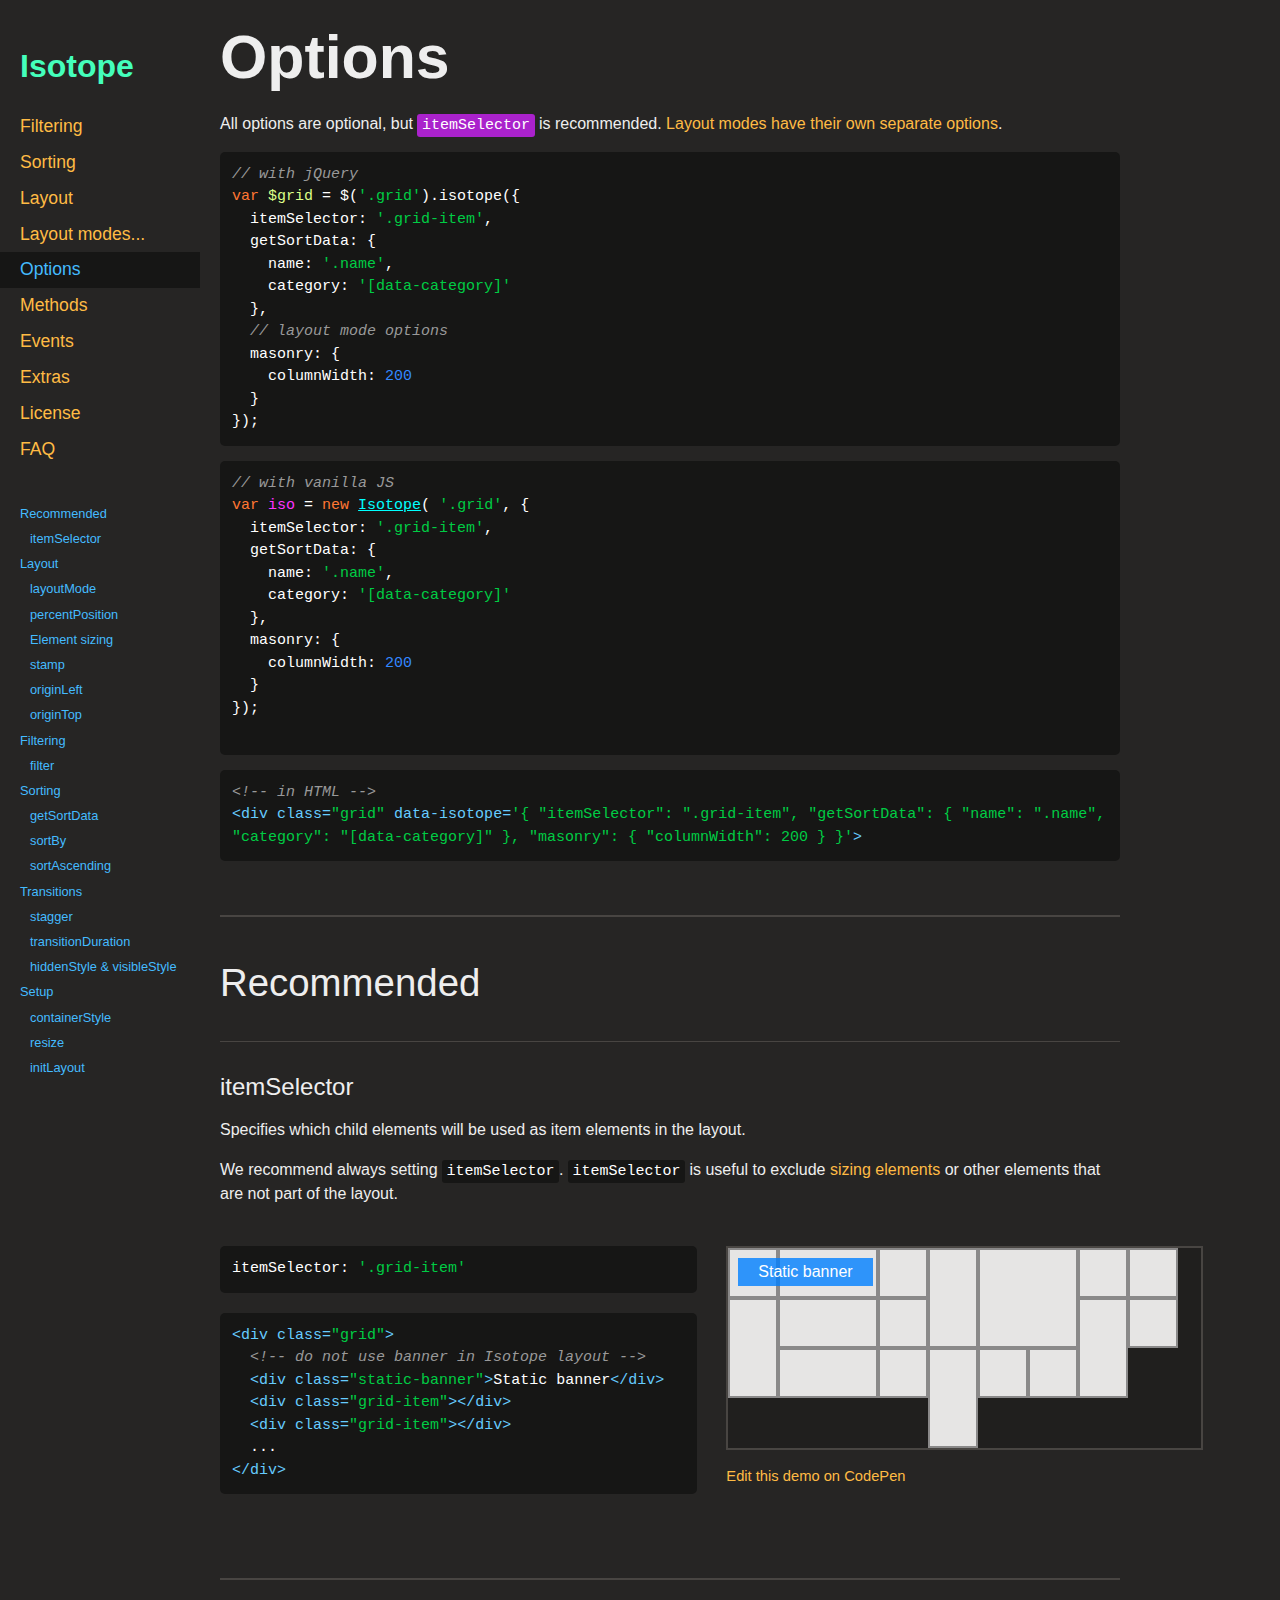
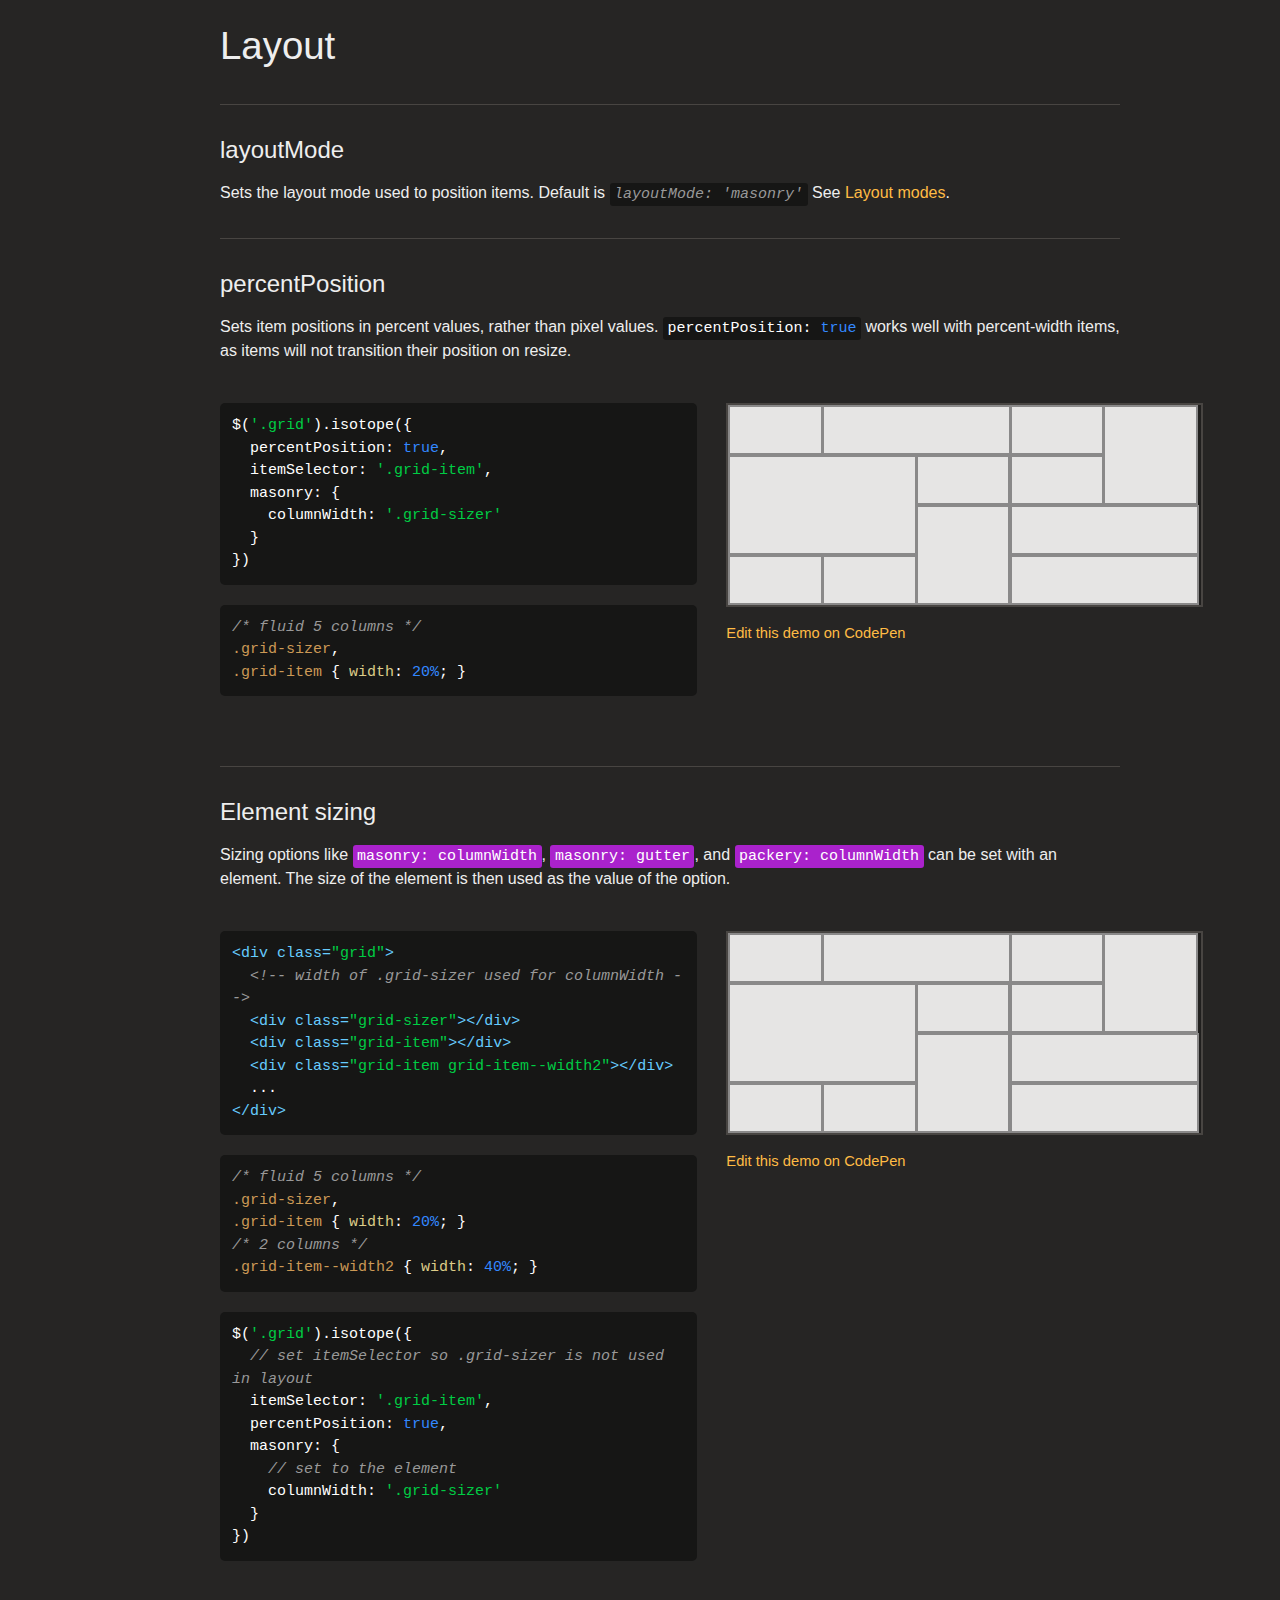
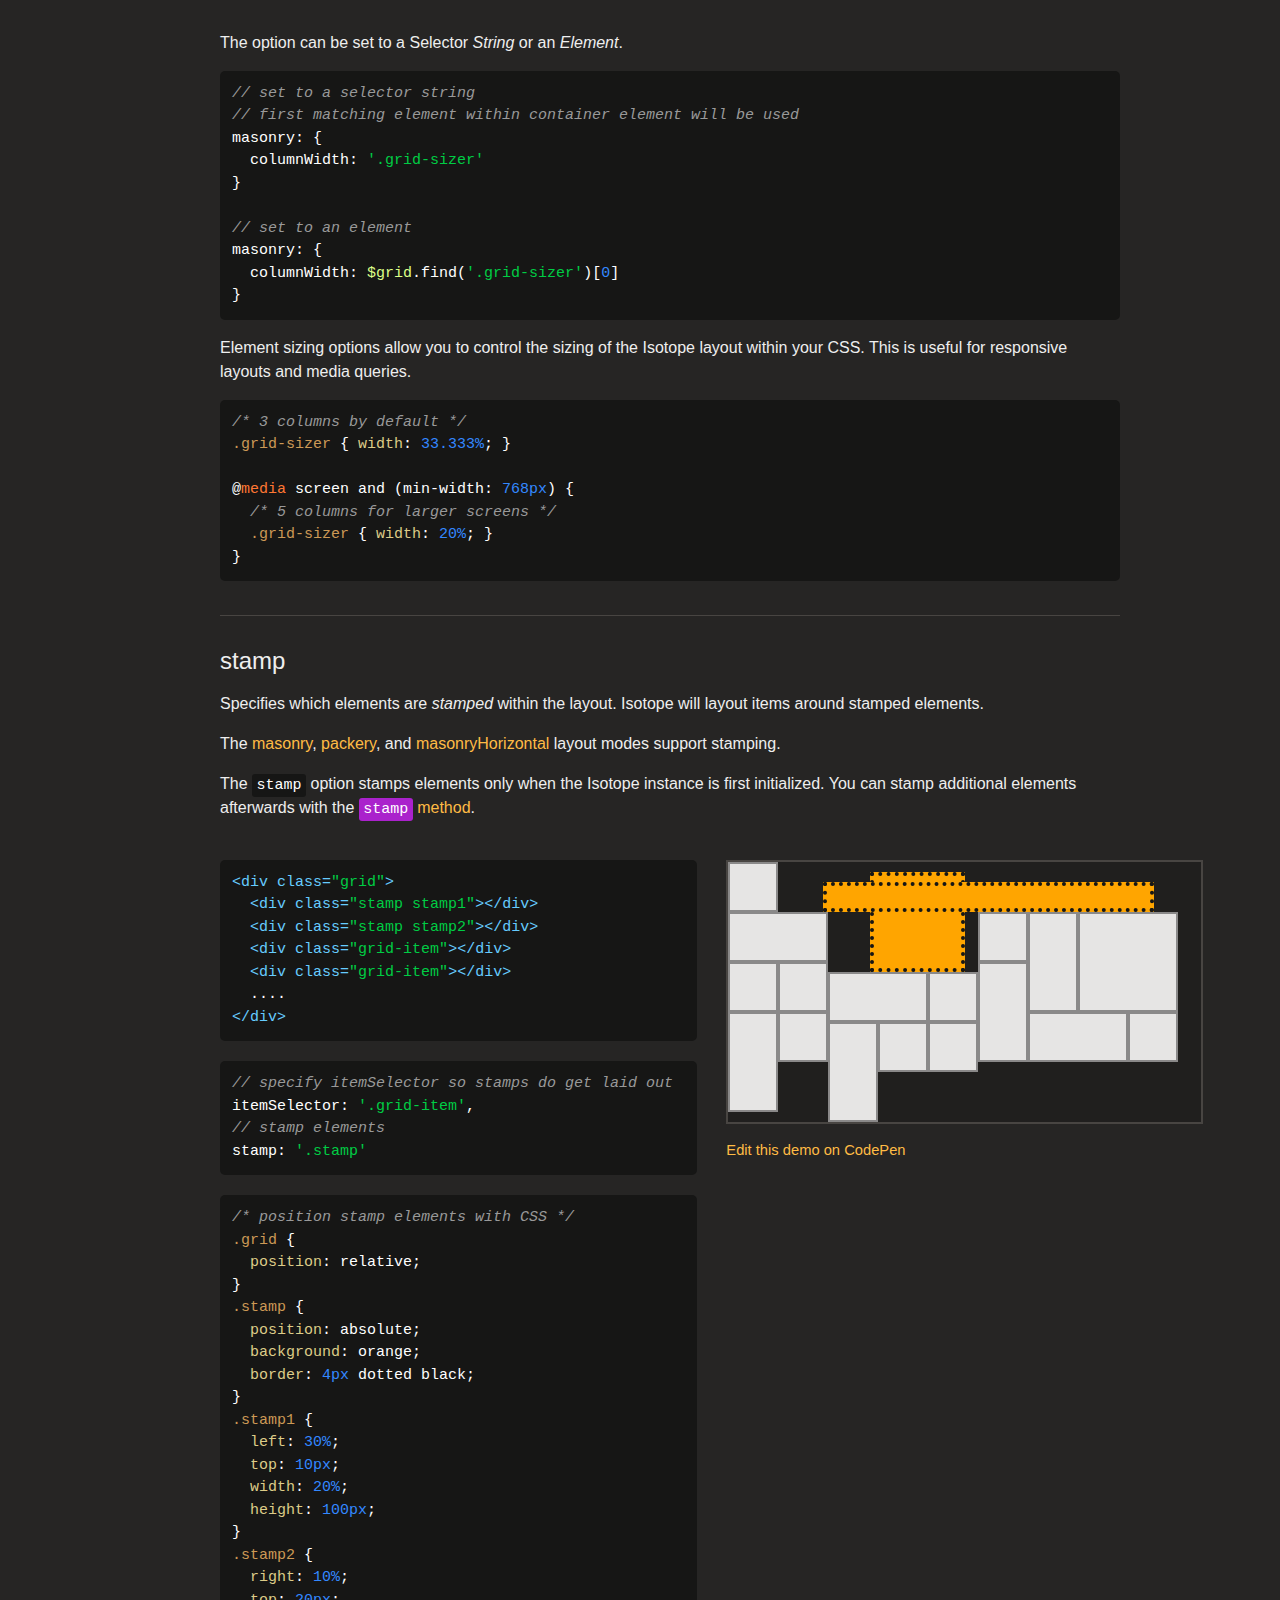
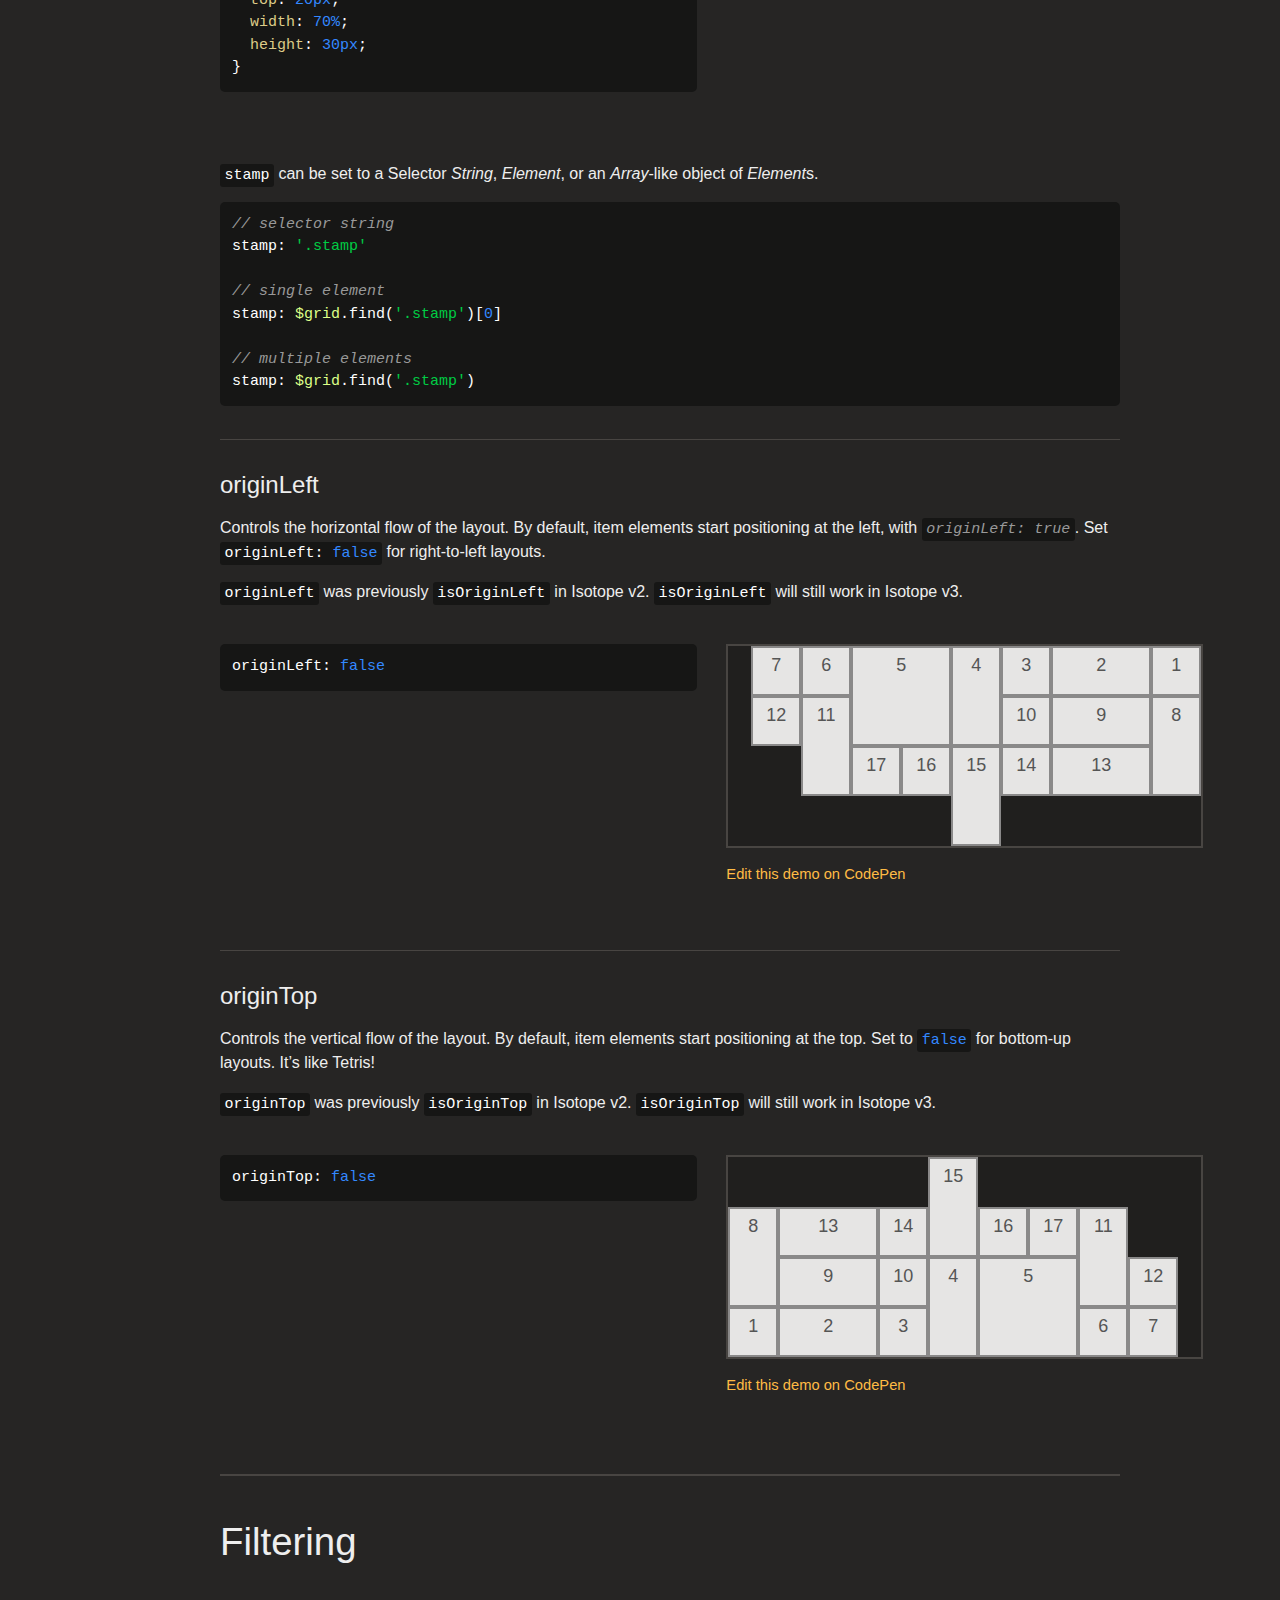
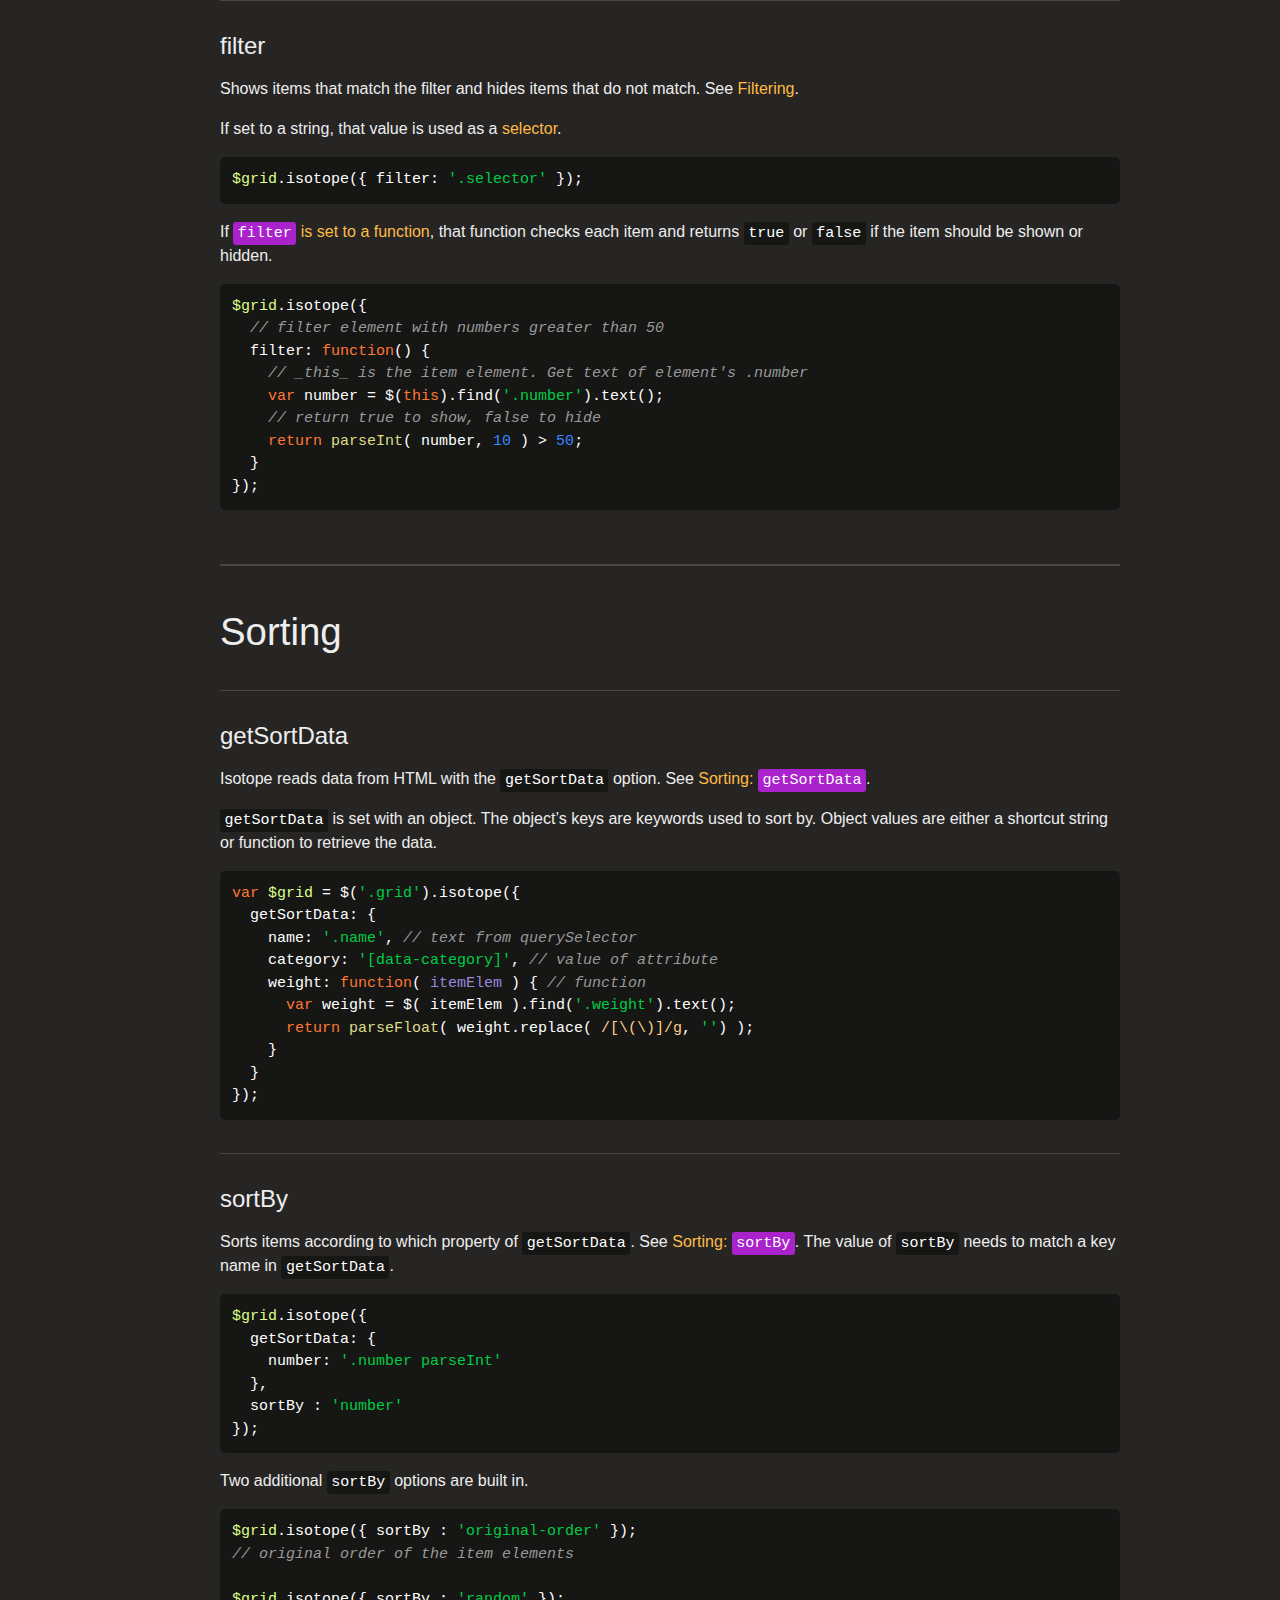
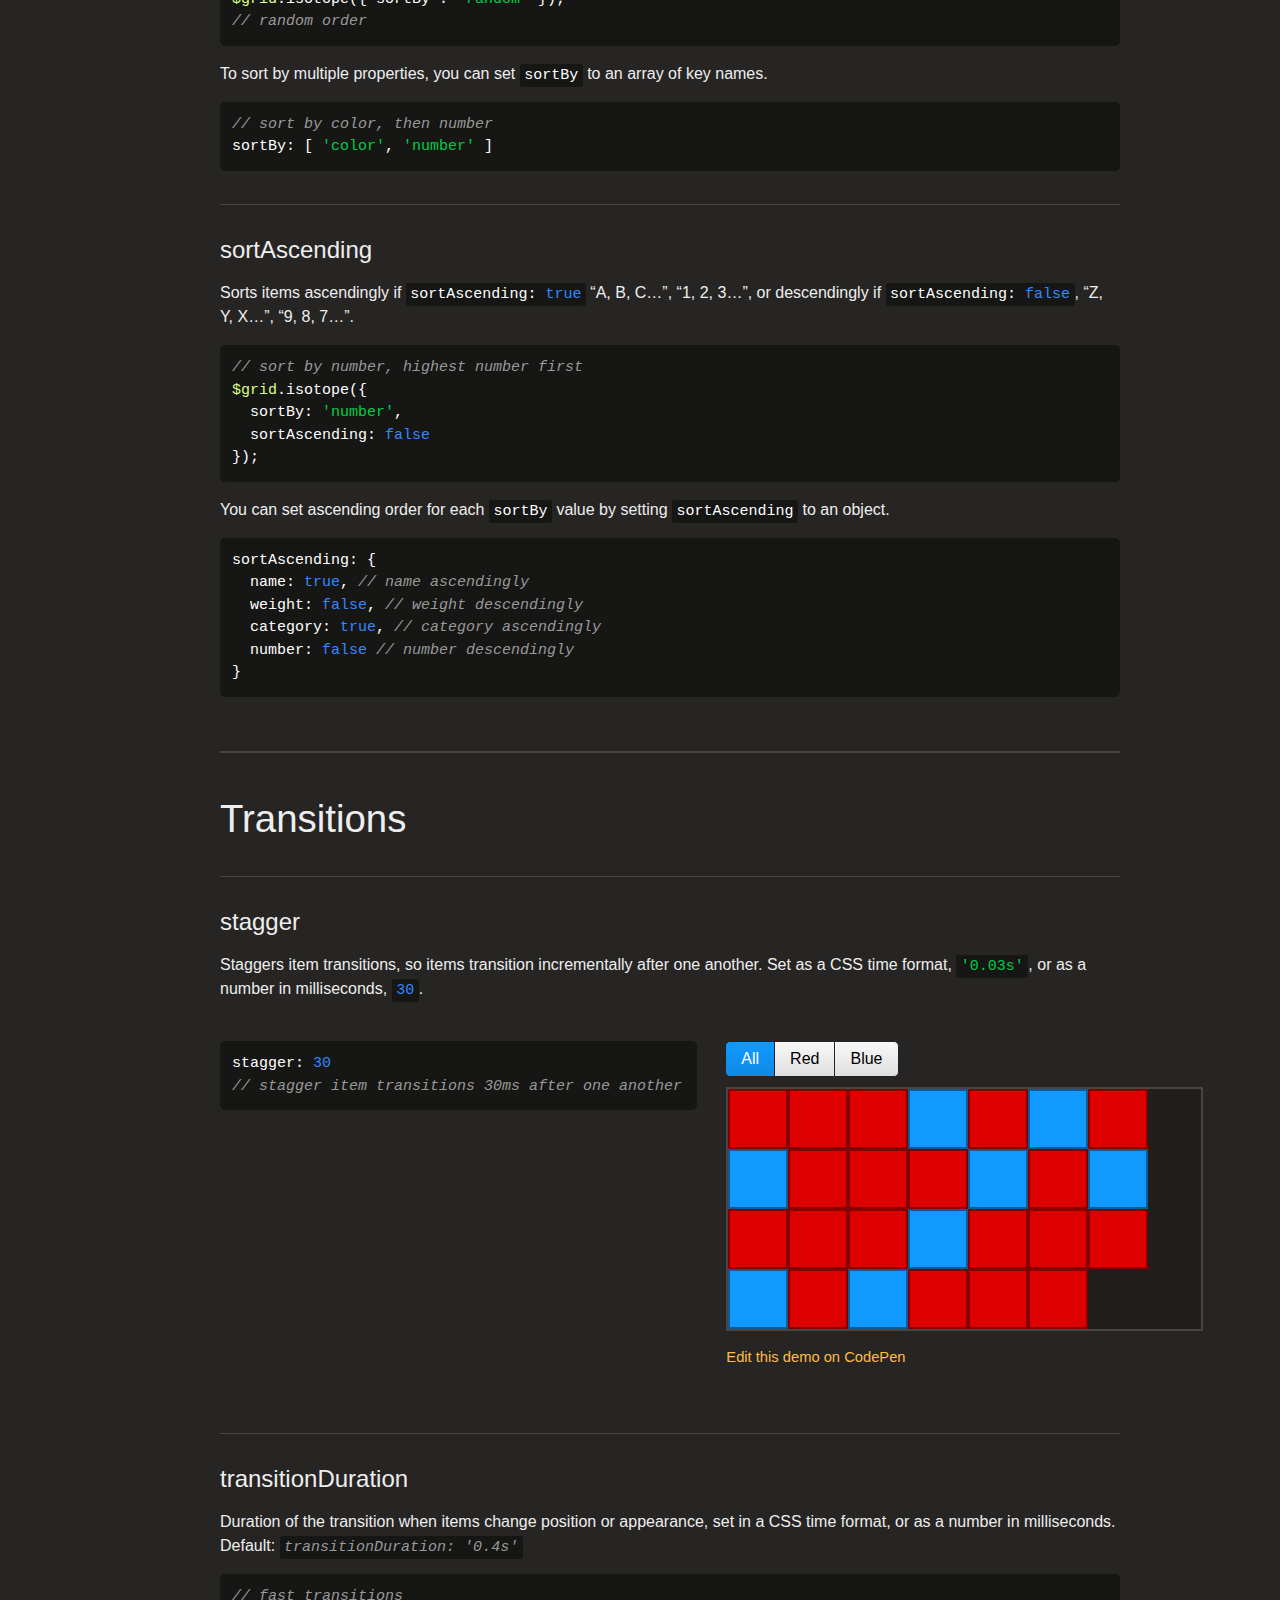
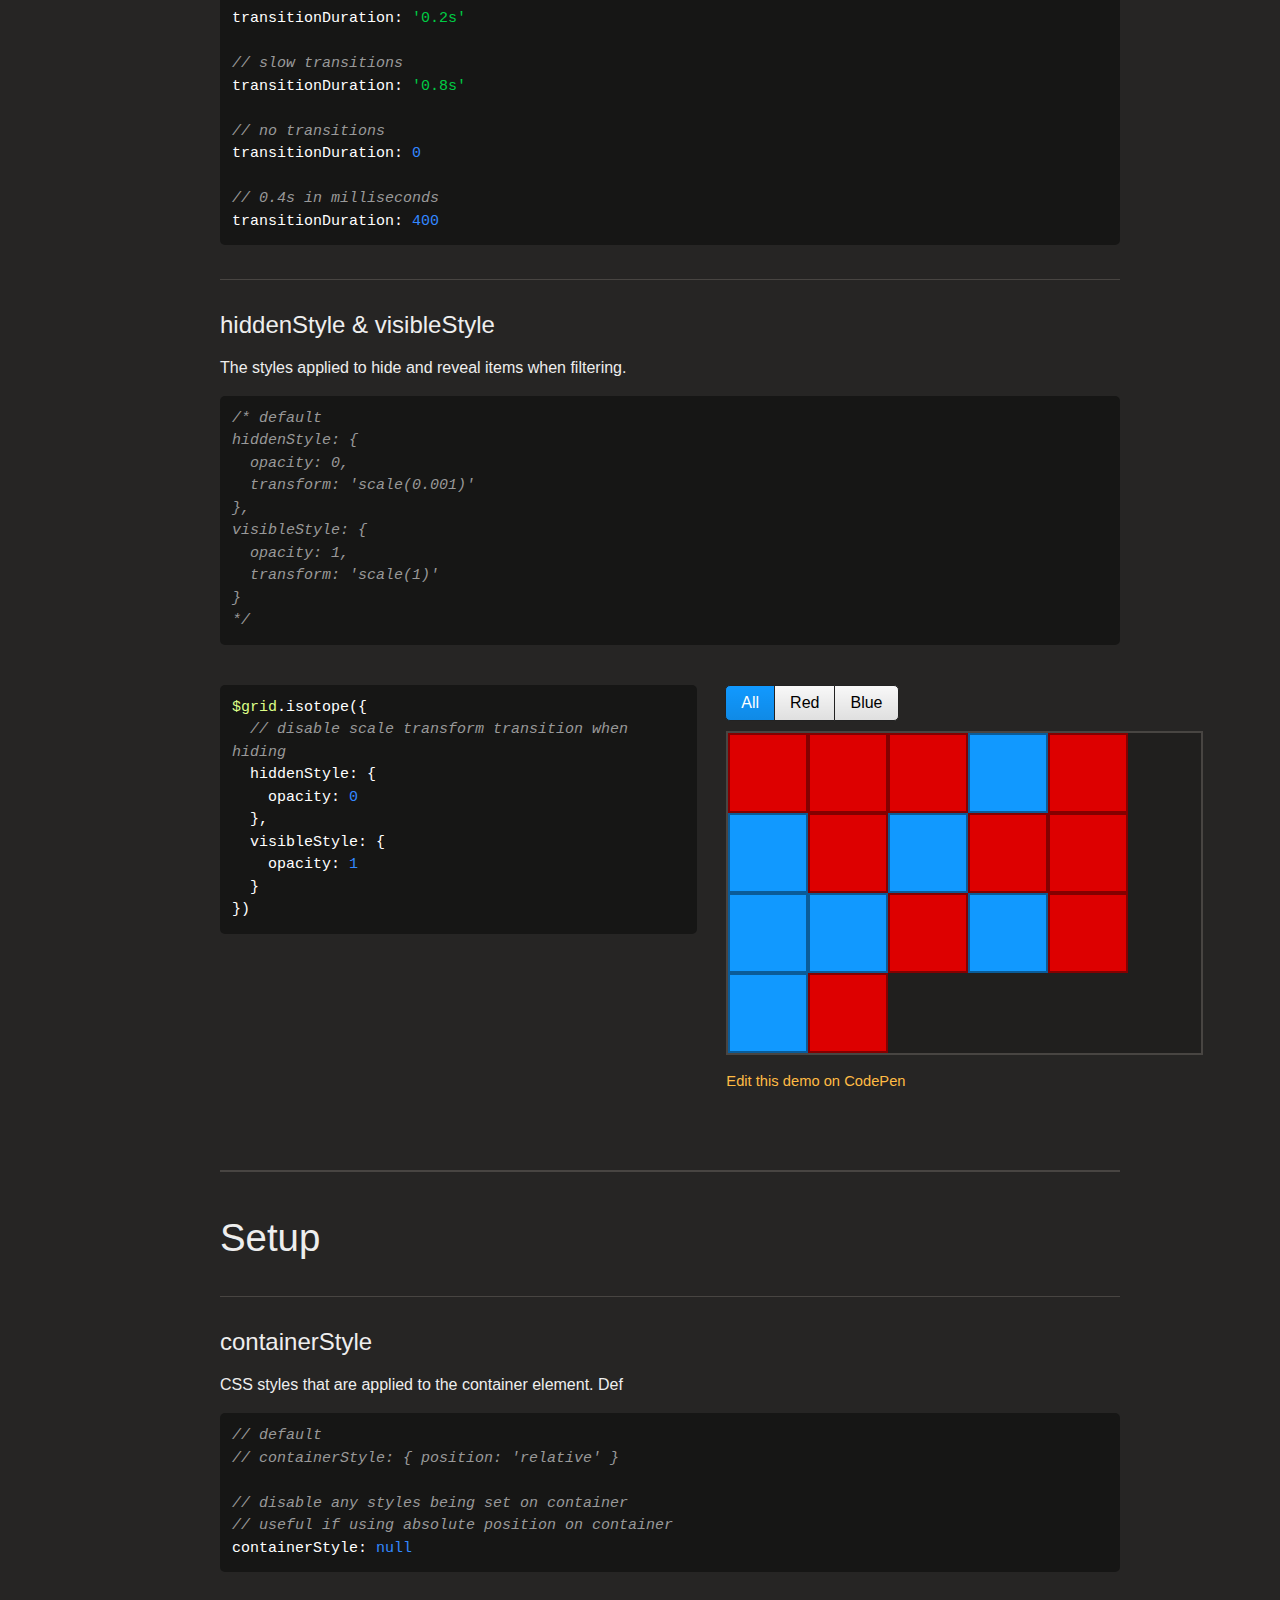
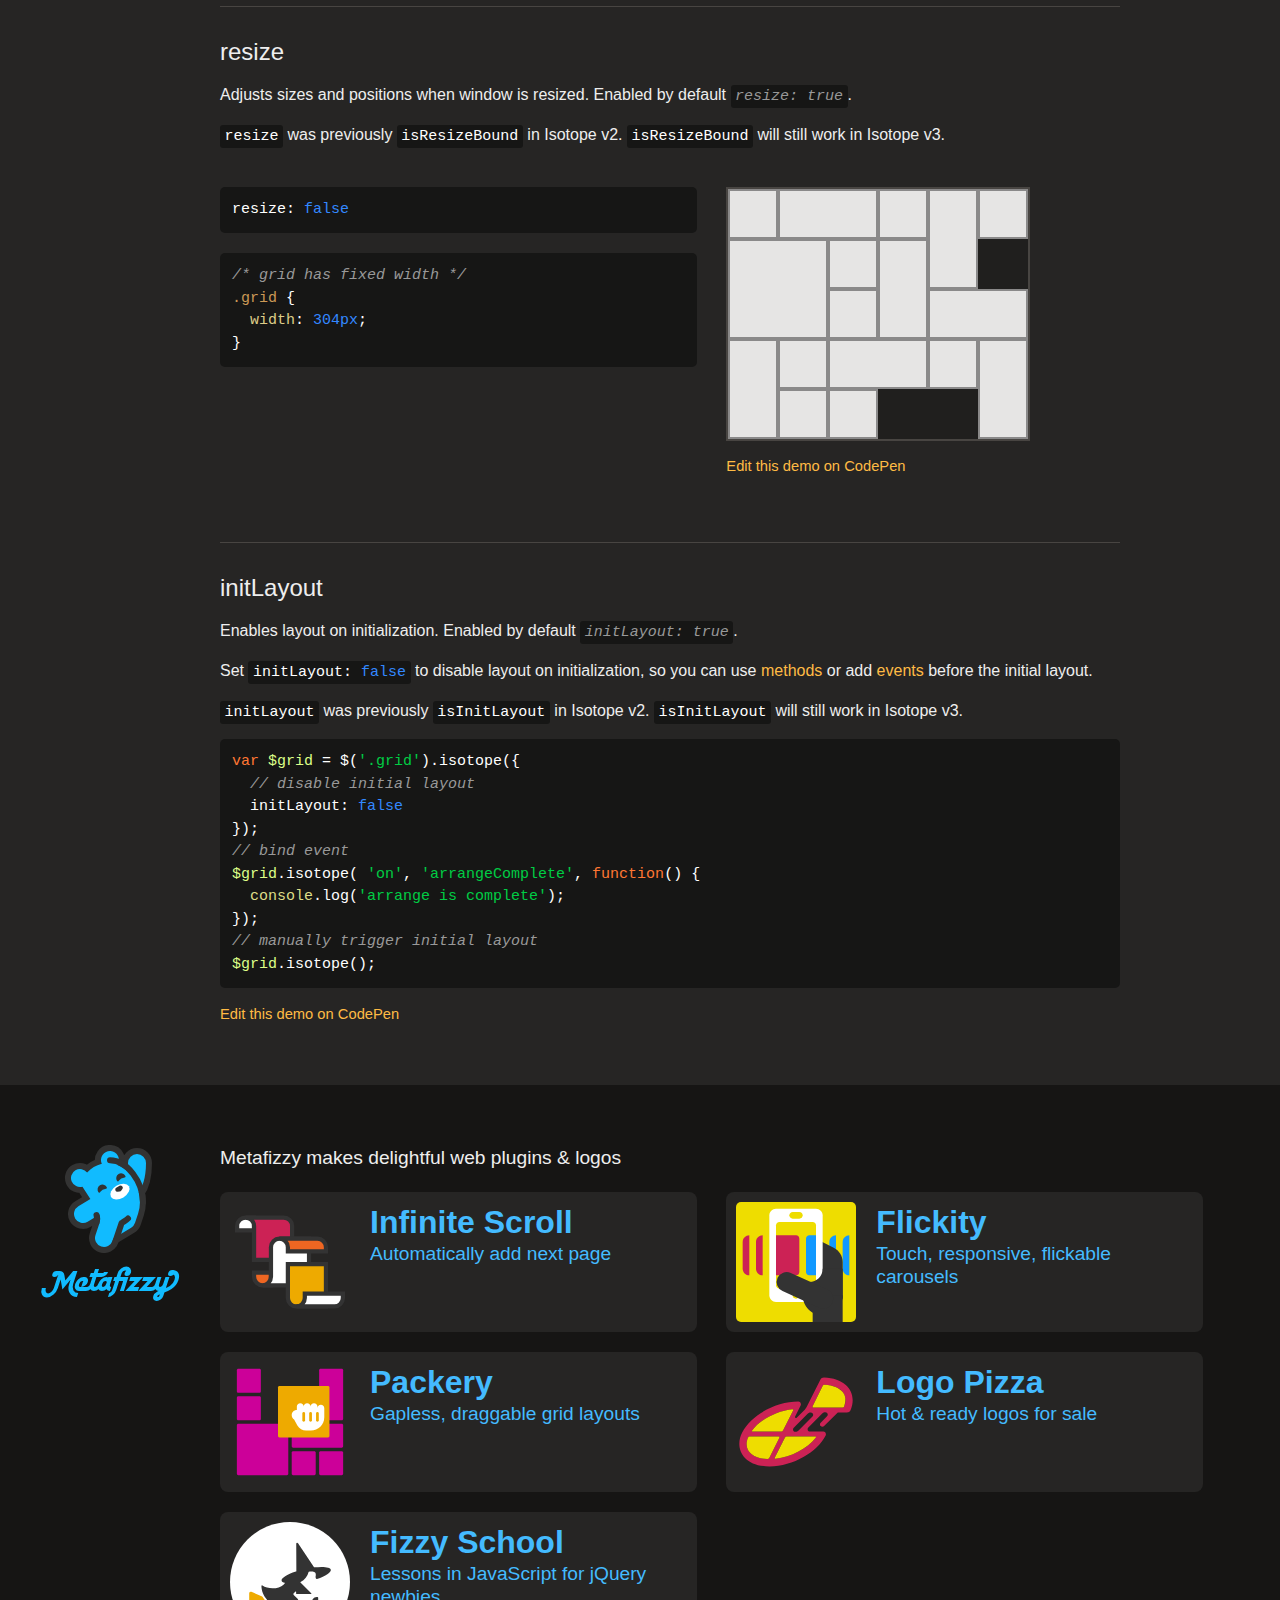
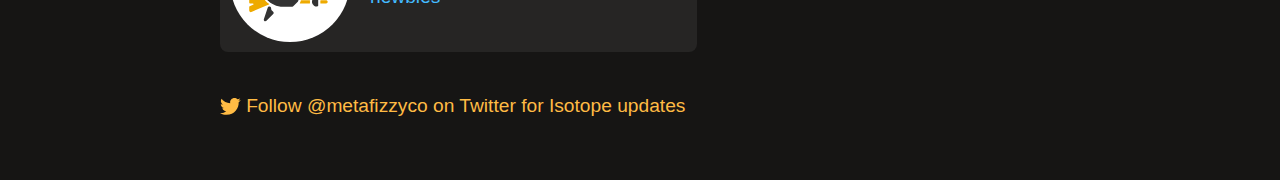
<file: js/isotope-docs/options.html>
<!doctype html>
<html class="export" lang="en">
<head>
  <meta charset="utf-8">
  <meta name="viewport" content="width=device-width">
  <meta name="description" content="Filter &amp; sort magical layouts">

  <title>Isotope &#xB7; Options</title>

    <!-- Isotope does not require any CSS files -->
    <link rel="stylesheet" href="css/isotope-docs.css?6" media="screen">

  <meta name="twitter:card" content="summary">
  <meta name="twitter:site" content="@metafizzyco">
  <meta name="twitter:url" content="https://isotope.metafizzy.co/options.html">
  <meta name="twitter:title" content="Isotope Options">
  <meta name="twitter:description" content="Filter &amp; sort magical layouts">

</head>
<body class="page--options">


  <div class="nav">
    <h1 class="nav__title"><a href=".">Isotope</a></h1>
  
    <ol class="site-nav">
      <li class="site-nav__item site-nav__item--filtering">
        <a class="site-nav__item__link" href="filtering.html">Filtering</a></li>
      <li class="site-nav__item site-nav__item--sorting">
        <a class="site-nav__item__link" href="sorting.html">Sorting</a></li>
      <li class="site-nav__item site-nav__item--layout ">
        <a class="site-nav__item__link" href="layout.html">Layout</a>
      </li>
      <li class="site-nav__item site-nav__item--layout-modes sub-nav-parent">
        <a class="site-nav__item__link" href="layout-modes.html">Layout modes</a>
        <ul class="sub-nav">
            <li class="sub-nav__item sub-nav__item--masonry">
              <a class="sub-nav__item__link" href="layout-modes/masonry.html">masonry</a></li>
            <li class="sub-nav__item sub-nav__item--fitrows">
              <a class="sub-nav__item__link" href="layout-modes/fitrows.html">fitRows</a></li>
            <li class="sub-nav__item sub-nav__item--vertical">
              <a class="sub-nav__item__link" href="layout-modes/vertical.html">vertical</a></li>
            <li class="sub-nav__item sub-nav__item--packery">
              <a class="sub-nav__item__link" href="layout-modes/packery.html">packery</a></li>
            <li class="sub-nav__item sub-nav__item--cellsbyrow">
              <a class="sub-nav__item__link" href="layout-modes/cellsbyrow.html">cellsByRow</a></li>
            <li class="sub-nav__item sub-nav__item--masonryhorizontal">
              <a class="sub-nav__item__link" href="layout-modes/masonryhorizontal.html">masonryHorizontal</a></li>
            <li class="sub-nav__item sub-nav__item--fitcolumns">
              <a class="sub-nav__item__link" href="layout-modes/fitcolumns.html">fitColumns</a></li>
            <li class="sub-nav__item sub-nav__item--cellsbycolumn">
              <a class="sub-nav__item__link" href="layout-modes/cellsbycolumn.html">cellsByColumn</a></li>
            <li class="sub-nav__item sub-nav__item--horiz">
              <a class="sub-nav__item__link" href="layout-modes/horiz.html">horiz</a></li>
        </ul>
      </li>
      <li class="site-nav__item site-nav__item--options">
        <a class="site-nav__item__link" href="options.html">Options</a></li>
      <li class="site-nav__item site-nav__item--methods">
        <a class="site-nav__item__link" href="methods.html">Methods</a></li>
      <li class="site-nav__item site-nav__item--events">
        <a class="site-nav__item__link" href="events.html">Events</a></li>
      <li class="site-nav__item site-nav__item--extras">
        <a class="site-nav__item__link" href="extras.html">Extras</a></li>
      <li class="site-nav__item site-nav__item--license">
        <a class="site-nav__item__link" href="license.html">License</a></li>
      <li class="site-nav__item site-nav__item--faq">
        <a class="site-nav__item__link" href="faq.html">FAQ</a></li>
    </ol>
  
    <ul class="page-nav" data-js="page-nav">
<li class="page-nav__item page-nav__item--h2"><a href="#recommended">Recommended</a></li>
<li class="page-nav__item page-nav__item--h3"><a href="#itemselector">itemSelector</a></li>
<li class="page-nav__item page-nav__item--h2"><a href="#layout">Layout</a></li>
<li class="page-nav__item page-nav__item--h3"><a href="#layoutmode">layoutMode</a></li>
<li class="page-nav__item page-nav__item--h3"><a href="#percentposition">percentPosition</a></li>
<li class="page-nav__item page-nav__item--h3"><a href="#element-sizing">Element sizing</a></li>
<li class="page-nav__item page-nav__item--h3"><a href="#stamp">stamp</a></li>
<li class="page-nav__item page-nav__item--h3"><a href="#originleft">originLeft</a></li>
<li class="page-nav__item page-nav__item--h3"><a href="#origintop">originTop</a></li>
<li class="page-nav__item page-nav__item--h2"><a href="#filtering">Filtering</a></li>
<li class="page-nav__item page-nav__item--h3"><a href="#filter">filter</a></li>
<li class="page-nav__item page-nav__item--h2"><a href="#sorting">Sorting</a></li>
<li class="page-nav__item page-nav__item--h3"><a href="#getsortdata">getSortData</a></li>
<li class="page-nav__item page-nav__item--h3"><a href="#sortby">sortBy</a></li>
<li class="page-nav__item page-nav__item--h3"><a href="#sortascending">sortAscending</a></li>
<li class="page-nav__item page-nav__item--h2"><a href="#transitions">Transitions</a></li>
<li class="page-nav__item page-nav__item--h3"><a href="#stagger">stagger</a></li>
<li class="page-nav__item page-nav__item--h3"><a href="#transitionduration">transitionDuration</a></li>
<li class="page-nav__item page-nav__item--h3"><a href="#hiddenstyle-visiblestyle">hiddenStyle &amp; visibleStyle</a></li>
<li class="page-nav__item page-nav__item--h2"><a href="#setup">Setup</a></li>
<li class="page-nav__item page-nav__item--h3"><a href="#containerstyle">containerStyle</a></li>
<li class="page-nav__item page-nav__item--h3"><a href="#resize">resize</a></li>
<li class="page-nav__item page-nav__item--h3"><a href="#initlayout">initLayout</a></li>
</ul>
  </div>


  <div id="content" class="main">
    <div class="container">
        <h1>Options</h1>


<p>All options are optional, but <a href="#itemselector"><code>itemSelector</code></a> is recommended. <a href="layout-modes.html#layout-mode-options">Layout modes have their own separate options</a>.</p>

<pre><code class="js"><span class="comment">// with jQuery</span>
<span class="keyword">var</span> <span class="jquery_var">$grid</span> = $(<span class="string">&apos;.grid&apos;</span>).isotope({
  <span class="attr">itemSelector</span>: <span class="string">&apos;.grid-item&apos;</span>,
  <span class="attr">getSortData</span>: {
    <span class="attr">name</span>: <span class="string">&apos;.name&apos;</span>,
    <span class="attr">category</span>: <span class="string">&apos;[data-category]&apos;</span>
  },
  <span class="comment">// layout mode options</span>
  masonry: {
    <span class="attr">columnWidth</span>: <span class="number">200</span>
  }
});
</code></pre>
<pre><code class="js"><span class="comment">// with vanilla JS</span>
<span class="keyword">var</span> <span class="isotope_var">iso</span> = <span class="keyword">new</span> <span class="isotope_keyword">Isotope</span>( <span class="string">&apos;.grid&apos;</span>, {
  <span class="attr">itemSelector</span>: <span class="string">&apos;.grid-item&apos;</span>,
  <span class="attr">getSortData</span>: {
    <span class="attr">name</span>: <span class="string">&apos;.name&apos;</span>,
    <span class="attr">category</span>: <span class="string">&apos;[data-category]&apos;</span>
  },
  <span class="attr">masonry</span>: {
    <span class="attr">columnWidth</span>: <span class="number">200</span>
  }
});

</code></pre>
<pre><code class="html"><span class="comment">&lt;!-- in HTML --&gt;</span>
<span class="tag">&lt;<span class="name">div</span> <span class="attr">class</span>=<span class="string">&quot;grid&quot;</span> <span class="attr">data-isotope</span>=<span class="string">&apos;{ &quot;itemSelector&quot;: &quot;.grid-item&quot;, &quot;getSortData&quot;: { &quot;name&quot;: &quot;.name&quot;, &quot;category&quot;: &quot;[data-category]&quot; }, &quot;masonry&quot;: { &quot;columnWidth&quot;: 200 } }&apos;</span>&gt;</span>
</code></pre>

<h2 id="recommended">Recommended</h2>

<h3 id="itemselector">itemSelector</h3>

<p>Specifies which child elements will be used as item elements in the layout.</p>

<p>We recommend always setting <code>itemSelector</code>. <code>itemSelector</code> is useful to exclude <a href="#element-sizing">sizing elements</a> or other elements that are not part of the layout.</p>

<div class="duo example">
  <div class="duo__cell example__code">
<pre><code class="js">itemSelector: <span class="string">&apos;.grid-item&apos;</span>
</code></pre>

<pre><code class="html"><span class="tag">&lt;<span class="name">div</span> <span class="attr">class</span>=<span class="string">&quot;grid&quot;</span>&gt;</span>
  <span class="comment">&lt;!-- do not use banner in Isotope layout --&gt;</span>
  <span class="tag">&lt;<span class="name">div</span> <span class="attr">class</span>=<span class="string">&quot;static-banner&quot;</span>&gt;</span>Static banner<span class="tag">&lt;/<span class="name">div</span>&gt;</span>
  <span class="tag">&lt;<span class="name">div</span> <span class="attr">class</span>=<span class="string">&quot;grid-item&quot;</span>&gt;</span><span class="tag">&lt;/<span class="name">div</span>&gt;</span>
  <span class="tag">&lt;<span class="name">div</span> <span class="attr">class</span>=<span class="string">&quot;grid-item&quot;</span>&gt;</span><span class="tag">&lt;/<span class="name">div</span>&gt;</span>
  ...
<span class="tag">&lt;/<span class="name">div</span>&gt;</span>
</code></pre>
  </div>
  <div class="duo__cell example__demo">
    <div class="grid grid--has-banner" data-isotope="{ &quot;itemSelector&quot;: &quot;.grid-item&quot;, &quot;masonry&quot;: { &quot;columnWidth&quot;: 50 }}">
      <div class="static-banner">Static banner</div>
      <div class="grid-item"></div>
      <div class="grid-item grid-item--width2"></div>
      <div class="grid-item"></div>
      <div class="grid-item grid-item--height2"></div>
      <div class="grid-item grid-item--width2 grid-item--height2"></div>
      <div class="grid-item"></div>
      <div class="grid-item"></div>
      <div class="grid-item grid-item--height2"></div>
      <div class="grid-item grid-item--width2"></div>
      <div class="grid-item"></div>
      <div class="grid-item grid-item--height2"></div>
      <div class="grid-item"></div>
      <div class="grid-item grid-item--width2"></div>
      <div class="grid-item"></div>
      <div class="grid-item grid-item--height2"></div>
      <div class="grid-item"></div>
      <div class="grid-item"></div>
    </div>
    <p class="edit-demo">
        <a href="https://codepen.io/desandro/pen/yNOdxr">Edit this demo on CodePen</a>
    </p>
  </div>
</div>


<h2 id="layout">Layout</h2>

<h3 id="layoutmode">layoutMode</h3>

<p>Sets the layout mode used to position items. Default is
  <code><span class="comment">layoutMode: &apos;masonry&apos;</span></code>
  See <a href="layout-modes.html">Layout modes</a>.</p>


<h3 id="percentposition">percentPosition</h3>

<p>Sets item positions in percent values, rather than pixel values. <code>percentPosition: <span class="literal">true</span></code> works well with percent-width items, as items will not transition their position on resize.</p>

<div class="duo example">
  <div class="duo__cell example__code">
<pre><code class="js">$(<span class="string">&apos;.grid&apos;</span>).isotope({
  <span class="attr">percentPosition</span>: <span class="literal">true</span>,
  <span class="attr">itemSelector</span>: <span class="string">&apos;.grid-item&apos;</span>,
  <span class="attr">masonry</span>: {
    <span class="attr">columnWidth</span>: <span class="string">&apos;.grid-sizer&apos;</span>
  }
})
</code></pre>

<pre><code class="css"><span class="comment">/* fluid 5 columns */</span>
<span class="selector-class">.grid-sizer</span>,
<span class="selector-class">.grid-item</span> { <span class="attribute">width</span>: <span class="number">20%</span>; }
</code></pre>
  </div>
  <div class="duo__cell example__demo">
    <div class="grid grid--fluid-5-col" data-isotope="{ &quot;masonry&quot;: { &quot;columnWidth&quot;: &quot;.grid-sizer&quot; }, &quot;itemSelector&quot;: &quot;.grid-item&quot;, &quot;percentPosition&quot;: true }">
      <div class="grid-sizer"></div>
      <div class="grid-item"></div>
      <div class="grid-item grid-item--width2"></div>
      <div class="grid-item"></div>
      <div class="grid-item grid-item--height2"></div>
      <div class="grid-item grid-item--width2 grid-item--height2"></div>
      <div class="grid-item"></div>
      <div class="grid-item"></div>
      <div class="grid-item grid-item--height2"></div>
      <div class="grid-item grid-item--width2"></div>
      <div class="grid-item"></div>
      <div class="grid-item grid-item--width2"></div>
      <div class="grid-item"></div>
    </div>
    <p class="edit-demo">
        <a href="https://codepen.io/desandro/pen/mIkhq">Edit this demo on CodePen</a>
    </p>
  </div>
</div>


<h3 id="element-sizing">Element sizing</h3>

<p>Sizing options like <a href="layout-modes/masonry.html#columnwidth"><code>masonry: columnWidth</code></a>, <a href="layout-modes/masonry.html#gutter"><code>masonry: gutter</code></a>, and <a href="layout-modes/packery.html#columnwidth"><code>packery: columnWidth</code></a> can be set with an element. The size of the element is then used as the value of the option.</p>

<div class="duo example">
  <div class="duo__cell example__code">
<pre><code class="html"><span class="tag">&lt;<span class="name">div</span> <span class="attr">class</span>=<span class="string">&quot;grid&quot;</span>&gt;</span>
  <span class="comment">&lt;!-- width of .grid-sizer used for columnWidth --&gt;</span>
  <span class="tag">&lt;<span class="name">div</span> <span class="attr">class</span>=<span class="string">&quot;grid-sizer&quot;</span>&gt;</span><span class="tag">&lt;/<span class="name">div</span>&gt;</span>
  <span class="tag">&lt;<span class="name">div</span> <span class="attr">class</span>=<span class="string">&quot;grid-item&quot;</span>&gt;</span><span class="tag">&lt;/<span class="name">div</span>&gt;</span>
  <span class="tag">&lt;<span class="name">div</span> <span class="attr">class</span>=<span class="string">&quot;grid-item grid-item--width2&quot;</span>&gt;</span><span class="tag">&lt;/<span class="name">div</span>&gt;</span>
  ...
<span class="tag">&lt;/<span class="name">div</span>&gt;</span>
</code></pre>

<pre><code class="css"><span class="comment">/* fluid 5 columns */</span>
<span class="selector-class">.grid-sizer</span>,
<span class="selector-class">.grid-item</span> { <span class="attribute">width</span>: <span class="number">20%</span>; }
<span class="comment">/* 2 columns */</span>
<span class="selector-class">.grid-item--width2</span> { <span class="attribute">width</span>: <span class="number">40%</span>; }
</code></pre>

<pre><code class="js">$(<span class="string">&apos;.grid&apos;</span>).isotope({
  <span class="comment">// set itemSelector so .grid-sizer is not used in layout</span>
  itemSelector: <span class="string">&apos;.grid-item&apos;</span>,
  <span class="attr">percentPosition</span>: <span class="literal">true</span>,
  <span class="attr">masonry</span>: {
    <span class="comment">// set to the element</span>
    columnWidth: <span class="string">&apos;.grid-sizer&apos;</span>
  }
})
</code></pre>
  </div>
  <div class="duo__cell examle__demo">
    <div class="grid grid--fluid-5-col" data-isotope="{ &quot;masonry&quot;: { &quot;columnWidth&quot;: &quot;.grid-sizer&quot; }, &quot;itemSelector&quot;: &quot;.grid-item&quot;, &quot;percentPosition&quot;: true }">
      <div class="grid-sizer"></div>
      <div class="grid-item"></div>
      <div class="grid-item grid-item--width2"></div>
      <div class="grid-item"></div>
      <div class="grid-item grid-item--height2"></div>
      <div class="grid-item grid-item--width2 grid-item--height2"></div>
      <div class="grid-item"></div>
      <div class="grid-item"></div>
      <div class="grid-item grid-item--height2"></div>
      <div class="grid-item grid-item--width2"></div>
      <div class="grid-item"></div>
      <div class="grid-item grid-item--width2"></div>
      <div class="grid-item"></div>
    </div>

    <p class="edit-demo">
        <a href="https://codepen.io/desandro/pen/mIkhq">Edit this demo on CodePen</a>
    </p>
  </div>
</div>

<p>The option can be set to a Selector <i>String</i> or an <i>Element</i>.</p>

<pre><code class="js"><span class="comment">// set to a selector string</span>
<span class="comment">// first matching element within container element will be used</span>
masonry: {
  <span class="attr">columnWidth</span>: <span class="string">&apos;.grid-sizer&apos;</span>
}

<span class="comment">// set to an element</span>
masonry: {
  <span class="attr">columnWidth</span>: <span class="jquery_var">$grid</span>.find(<span class="string">&apos;.grid-sizer&apos;</span>)[<span class="number">0</span>]
}
</code></pre>

<p>Element sizing options allow you to control the sizing of the Isotope layout within your CSS. This is useful for responsive layouts and media queries.</p>

<pre><code class="css"><span class="comment">/* 3 columns by default */</span>
<span class="selector-class">.grid-sizer</span> { <span class="attribute">width</span>: <span class="number">33.333%</span>; }

@<span class="keyword">media</span> screen and (min-width: <span class="number">768px</span>) {
  <span class="comment">/* 5 columns for larger screens */</span>
  <span class="selector-class">.grid-sizer</span> { <span class="attribute">width</span>: <span class="number">20%</span>; }
}
</code></pre>


<h3 id="stamp">stamp</h3>

<p>Specifies which elements are <em>stamped</em> within the layout. Isotope will layout items around stamped elements.</p>

<p>The <a href="layout-modes/masonry.html">masonry</a>, <a href="layout-modes/packery.html">packery</a>, and <a href="layout-modes/masonryhorizontal.html">masonryHorizontal</a> layout modes support stamping.</p>

<p>The <code>stamp</code> option stamps elements only when the Isotope instance is first initialized. You can stamp additional elements afterwards with the <a href="methods.html#stamp"><code>stamp</code> method</a>.</p>

<div class="duo example">
  <div class="duo__cell example__code">
<pre><code class="html"><span class="tag">&lt;<span class="name">div</span> <span class="attr">class</span>=<span class="string">&quot;grid&quot;</span>&gt;</span>
  <span class="tag">&lt;<span class="name">div</span> <span class="attr">class</span>=<span class="string">&quot;stamp stamp1&quot;</span>&gt;</span><span class="tag">&lt;/<span class="name">div</span>&gt;</span>
  <span class="tag">&lt;<span class="name">div</span> <span class="attr">class</span>=<span class="string">&quot;stamp stamp2&quot;</span>&gt;</span><span class="tag">&lt;/<span class="name">div</span>&gt;</span>
  <span class="tag">&lt;<span class="name">div</span> <span class="attr">class</span>=<span class="string">&quot;grid-item&quot;</span>&gt;</span><span class="tag">&lt;/<span class="name">div</span>&gt;</span>
  <span class="tag">&lt;<span class="name">div</span> <span class="attr">class</span>=<span class="string">&quot;grid-item&quot;</span>&gt;</span><span class="tag">&lt;/<span class="name">div</span>&gt;</span>
  ....
<span class="tag">&lt;/<span class="name">div</span>&gt;</span>
</code></pre>

<pre><code class="js"><span class="comment">// specify itemSelector so stamps do get laid out</span>
itemSelector: <span class="string">&apos;.grid-item&apos;</span>,
<span class="comment">// stamp elements</span>
stamp: <span class="string">&apos;.stamp&apos;</span>
</code></pre>

<pre><code class="css"><span class="comment">/* position stamp elements with CSS */</span>
<span class="selector-class">.grid</span> {
  <span class="attribute">position</span>: relative;
}
<span class="selector-class">.stamp</span> {
  <span class="attribute">position</span>: absolute;
  <span class="attribute">background</span>: orange;
  <span class="attribute">border</span>: <span class="number">4px</span> dotted black;
}
<span class="selector-class">.stamp1</span> {
  <span class="attribute">left</span>: <span class="number">30%</span>;
  <span class="attribute">top</span>: <span class="number">10px</span>;
  <span class="attribute">width</span>: <span class="number">20%</span>;
  <span class="attribute">height</span>: <span class="number">100px</span>;
}
<span class="selector-class">.stamp2</span> {
  <span class="attribute">right</span>: <span class="number">10%</span>;
  <span class="attribute">top</span>: <span class="number">20px</span>;
  <span class="attribute">width</span>: <span class="number">70%</span>;
  <span class="attribute">height</span>: <span class="number">30px</span>;
}
</code></pre>
  </div>
  <div class="duo__cell example__demo">
    <div class="grid grid--has-stamp" data-isotope="{ &quot;itemSelector&quot;: &quot;.grid-item&quot;, &quot;stamp&quot;: &quot;.stamp&quot;, &quot;masonry&quot;: { &quot;columnWidth&quot;: 50 } }">
      <div class="stamp stamp--stamp-option-stamp1"></div>
      <div class="stamp stamp--stamp-option-stamp2"></div>
      <div class="grid-item"></div>
      <div class="grid-item grid-item--width2"></div>
      <div class="grid-item"></div>
      <div class="grid-item grid-item--height2"></div>
      <div class="grid-item grid-item--width2 grid-item--height2"></div>
      <div class="grid-item"></div>
      <div class="grid-item"></div>
      <div class="grid-item grid-item--height2"></div>
      <div class="grid-item grid-item--width2"></div>
      <div class="grid-item"></div>
      <div class="grid-item grid-item--height2"></div>
      <div class="grid-item"></div>
      <div class="grid-item grid-item--width2"></div>
      <div class="grid-item"></div>
      <div class="grid-item grid-item--height2"></div>
      <div class="grid-item"></div>
      <div class="grid-item"></div>
    </div>

    <p class="edit-demo">
        <a href="https://codepen.io/desandro/pen/jfhnx">Edit this demo on CodePen</a>
    </p>
  </div>
</div>

<p><code>stamp</code> can be set to a Selector <i>String</i>, <i>Element</i>, or an <i>Array</i>-like object of <i>Element</i>s.</p>

<pre><code class="js"><span class="comment">// selector string</span>
stamp: <span class="string">&apos;.stamp&apos;</span>

<span class="comment">// single element</span>
stamp: <span class="jquery_var">$grid</span>.find(<span class="string">&apos;.stamp&apos;</span>)[<span class="number">0</span>]

<span class="comment">// multiple elements</span>
stamp: <span class="jquery_var">$grid</span>.find(<span class="string">&apos;.stamp&apos;</span>)
</code></pre>


<h3 id="originleft">originLeft</h3>

<p>Controls the horizontal flow of the layout. By default, item elements start positioning at the left, with <code><span class="comment">originLeft: true</span></code>. Set <code>originLeft: <span class="literal">false</span></code> for right-to-left layouts.</p>

<p><code>originLeft</code> was previously <code>isOriginLeft</code> in Isotope v2. <code>isOriginLeft</code> will still work in Isotope v3.</p>

<div class="duo example">
  <div class="duo__cell example__code">
<pre><code class="js">originLeft: <span class="literal">false</span>
</code></pre>
  </div>
  <div class="duo__cell example__code">
    <div class="grid grid--counting" data-isotope="{ &quot;originLeft&quot;: false, &quot;masonry&quot;: { &quot;columnWidth&quot;: 50 } }">
      <div class="grid-item"></div>
      <div class="grid-item grid-item--width2"></div>
      <div class="grid-item"></div>
      <div class="grid-item grid-item--height2"></div>
      <div class="grid-item grid-item--width2 grid-item--height2"></div>
      <div class="grid-item"></div>
      <div class="grid-item"></div>
      <div class="grid-item grid-item--height2"></div>
      <div class="grid-item grid-item--width2"></div>
      <div class="grid-item"></div>
      <div class="grid-item grid-item--height2"></div>
      <div class="grid-item"></div>
      <div class="grid-item grid-item--width2"></div>
      <div class="grid-item"></div>
      <div class="grid-item grid-item--height2"></div>
      <div class="grid-item"></div>
      <div class="grid-item"></div>
    </div>

    <p class="edit-demo">
        <a href="https://codepen.io/desandro/pen/gadFJ">Edit this demo on CodePen</a>
    </p>
  </div>
</div>


<h3 id="origintop">originTop</h3>

<p>Controls the vertical flow of the layout. By default, item elements start positioning at the top. Set to <code><span class="literal">false</span></code> for bottom-up layouts. It&#x2019;s like Tetris!</p>

<p><code>originTop</code> was previously <code>isOriginTop</code> in Isotope v2. <code>isOriginTop</code> will still work in Isotope v3.</p>

<div class="duo example">
  <div class="duo__cell example__code">
<pre><code class="js">originTop: <span class="literal">false</span>
</code></pre>
  </div>
  <div class="duo__cell example__demo">
    <div class="grid grid--counting" data-isotope="{ &quot;originTop&quot;: false }">
      <div class="grid-item"></div>
      <div class="grid-item grid-item--width2"></div>
      <div class="grid-item"></div>
      <div class="grid-item grid-item--height2"></div>
      <div class="grid-item grid-item--width2 grid-item--height2"></div>
      <div class="grid-item"></div>
      <div class="grid-item"></div>
      <div class="grid-item grid-item--height2"></div>
      <div class="grid-item grid-item--width2"></div>
      <div class="grid-item"></div>
      <div class="grid-item grid-item--height2"></div>
      <div class="grid-item"></div>
      <div class="grid-item grid-item--width2"></div>
      <div class="grid-item"></div>
      <div class="grid-item grid-item--height2"></div>
      <div class="grid-item"></div>
      <div class="grid-item"></div>
    </div>
    <p class="edit-demo">
        <a href="https://codepen.io/desandro/pen/kxFJH">Edit this demo on CodePen</a>
    </p>
  </div>
</div>


<h2 id="filtering">Filtering</h2>

<h3 id="filter">filter</h3>

<p>Shows items that match the filter and hides items that do not match. See <a href="filtering.html">Filtering</a>.</p>

<p>If set to a string, that value is used as a <a href="filtering.html#selectors">selector</a>.</p>

<pre><code class="js"><span class="jquery_var">$grid</span>.isotope({ <span class="attr">filter</span>: <span class="string">&apos;.selector&apos;</span> });
</code></pre>

<p>If <a href="filtering.html#functions"><code>filter</code> is set to a function</a>, that function checks each item and returns <code>true</code> or <code>false</code> if the item should be shown or hidden.</p>

<pre><code class="js"><span class="jquery_var">$grid</span>.isotope({
  <span class="comment">// filter element with numbers greater than 50</span>
  filter: <span class="function"><span class="keyword">function</span>(<span class="params"></span>) </span>{
    <span class="comment">// _this_ is the item element. Get text of element&apos;s .number</span>
    <span class="keyword">var</span> number = $(<span class="keyword">this</span>).find(<span class="string">&apos;.number&apos;</span>).text();
    <span class="comment">// return true to show, false to hide</span>
    <span class="keyword">return</span> <span class="built_in">parseInt</span>( number, <span class="number">10</span> ) &gt; <span class="number">50</span>;
  }
});
</code></pre>


<h2 id="sorting">Sorting</h2>


<h3 id="getsortdata">getSortData</h3>

<p>Isotope reads data from HTML with the <code>getSortData</code> option. See <a href="sorting.html#getsortdata">Sorting: <code>getSortData</code></a>.</p>

<p><code>getSortData</code> is set with an object. The object&#x2019;s keys are keywords used to sort by. Object values are either a shortcut string or function to retrieve the data.</p>

<pre><code class="js"><span class="keyword">var</span> <span class="jquery_var">$grid</span> = $(<span class="string">&apos;.grid&apos;</span>).isotope({
  <span class="attr">getSortData</span>: {
    <span class="attr">name</span>: <span class="string">&apos;.name&apos;</span>, <span class="comment">// text from querySelector</span>
    category: <span class="string">&apos;[data-category]&apos;</span>, <span class="comment">// value of attribute</span>
    weight: <span class="function"><span class="keyword">function</span>(<span class="params"> itemElem </span>) </span>{ <span class="comment">// function</span>
      <span class="keyword">var</span> weight = $( itemElem ).find(<span class="string">&apos;.weight&apos;</span>).text();
      <span class="keyword">return</span> <span class="built_in">parseFloat</span>( weight.replace( <span class="regexp">/[\(\)]/g</span>, <span class="string">&apos;&apos;</span>) );
    }
  }
});
</code></pre>


<h3 id="sortby">sortBy</h3>

<p>Sorts items according to which property of <code>getSortData</code>. See <a href="sorting.html#sortby">Sorting: <code>sortBy</code></a>. The value of <code>sortBy</code> needs to match a key name in <code>getSortData</code>.</p>

<pre><code class="js"><span class="jquery_var">$grid</span>.isotope({
  <span class="attr">getSortData</span>: {
    <span class="attr">number</span>: <span class="string">&apos;.number parseInt&apos;</span>
  },
  <span class="attr">sortBy</span> : <span class="string">&apos;number&apos;</span>
});
</code></pre>


<p>Two additional <code>sortBy</code> options are built in.</p>

<pre><code class="js"><span class="jquery_var">$grid</span>.isotope({ <span class="attr">sortBy</span> : <span class="string">&apos;original-order&apos;</span> });
<span class="comment">// original order of the item elements</span>

<span class="jquery_var">$grid</span>.isotope({ <span class="attr">sortBy</span> : <span class="string">&apos;random&apos;</span> });
<span class="comment">// random order</span>
</code></pre>

<p>To sort by multiple properties, you can set <code>sortBy</code> to an array of key names.</p>

<pre><code class="js"><span class="comment">// sort by color, then number</span>
sortBy: [ <span class="string">&apos;color&apos;</span>, <span class="string">&apos;number&apos;</span> ]
</code></pre>


<h3 id="sortascending">sortAscending</h3>

<p>Sorts items ascendingly if <code>sortAscending: <span class="literal">true</span></code> &#x201C;A, B, C&#x2026;&#x201D;, &#x201C;1, 2, 3&#x2026;&#x201D;, or descendingly if <code>sortAscending: <span class="literal">false</span></code>, &#x201C;Z, Y, X&#x2026;&#x201D;, &#x201C;9, 8, 7&#x2026;&#x201D;.</p>

<pre><code class="js"><span class="comment">// sort by number, highest number first</span>
<span class="jquery_var">$grid</span>.isotope({
  <span class="attr">sortBy</span>: <span class="string">&apos;number&apos;</span>,
  <span class="attr">sortAscending</span>: <span class="literal">false</span>
});
</code></pre>


<p>You can set ascending order for each <code>sortBy</code> value by setting <code>sortAscending</code> to an object.</p>

<pre><code class="js">sortAscending: {
  <span class="attr">name</span>: <span class="literal">true</span>, <span class="comment">// name ascendingly</span>
  weight: <span class="literal">false</span>, <span class="comment">// weight descendingly</span>
  category: <span class="literal">true</span>, <span class="comment">// category ascendingly</span>
  number: <span class="literal">false</span> <span class="comment">// number descendingly</span>
}
</code></pre>



<h2 id="transitions">Transitions</h2>


<h3 id="stagger">stagger</h3>

<p>Staggers item transitions, so items transition incrementally after one another. Set as a CSS time format, <code><span class="string">&apos;0.03s&apos;</span></code>, or as a number in milliseconds, <code><span class="number">30</span></code>.</p>

<div class="duo example">
  <div class="duo__cell example__code">
<pre><code class="js">stagger: <span class="number">30</span>
<span class="comment">// stagger item transitions 30ms after one another</span>
</code></pre>
  </div>
  <div class="duo__cell example__demo" data-js="stagger">
  
    <div class="button-group js-radio-button-group">
      <button class="button is-checked" data-filter="*">All</button>
      <button class="button" data-filter=".grid-item--filter-block-red">Red</button>
      <button class="button" data-filter=".grid-item--filter-block-blue">Blue</button>
    </div>
  
    <div class="grid">
      <div class="grid-item grid-item--filter-block-red"></div>
      <div class="grid-item grid-item--filter-block-red"></div>
      <div class="grid-item grid-item--filter-block-red"></div>
      <div class="grid-item grid-item--filter-block-blue"></div>
      <div class="grid-item grid-item--filter-block-red"></div>
      <div class="grid-item grid-item--filter-block-blue"></div>
      <div class="grid-item grid-item--filter-block-red"></div>
      <div class="grid-item grid-item--filter-block-blue"></div>
      <div class="grid-item grid-item--filter-block-red"></div>
      <div class="grid-item grid-item--filter-block-red"></div>
      <div class="grid-item grid-item--filter-block-red"></div>
      <div class="grid-item grid-item--filter-block-blue"></div>
      <div class="grid-item grid-item--filter-block-red"></div>
      <div class="grid-item grid-item--filter-block-blue"></div>
      <div class="grid-item grid-item--filter-block-red"></div>
      <div class="grid-item grid-item--filter-block-red"></div>
      <div class="grid-item grid-item--filter-block-red"></div>
      <div class="grid-item grid-item--filter-block-blue"></div>
      <div class="grid-item grid-item--filter-block-red"></div>
      <div class="grid-item grid-item--filter-block-red"></div>
      <div class="grid-item grid-item--filter-block-red"></div>
      <div class="grid-item grid-item--filter-block-blue"></div>
      <div class="grid-item grid-item--filter-block-red"></div>
      <div class="grid-item grid-item--filter-block-blue"></div>
      <div class="grid-item grid-item--filter-block-red"></div>
      <div class="grid-item grid-item--filter-block-red"></div>
      <div class="grid-item grid-item--filter-block-red"></div>
    </div>
    <p class="edit-demo">
        <a href="https://codepen.io/desandro/pen/WwavbO">Edit this demo on CodePen</a>
    </p>
  </div>
</div>


<h3 id="transitionduration">transitionDuration</h3>

<p>Duration of the transition when items change position or appearance, set in a CSS time format, or as a number in milliseconds. Default: <code><span class="comment">transitionDuration: &apos;0.4s&apos;</span></code></p>

<pre><code class="js"><span class="comment">// fast transitions</span>
transitionDuration: <span class="string">&apos;0.2s&apos;</span>

<span class="comment">// slow transitions</span>
transitionDuration: <span class="string">&apos;0.8s&apos;</span>

<span class="comment">// no transitions</span>
transitionDuration: <span class="number">0</span>

<span class="comment">// 0.4s in milliseconds</span>
transitionDuration: <span class="number">400</span>
</code></pre>



<h3 id="hiddenstyle-visiblestyle">hiddenStyle &amp; visibleStyle</h3>

<p>The styles applied to hide and reveal items when filtering.</p>

<pre><code class="js"><span class="comment">/* default
hiddenStyle: {
  opacity: 0,
  transform: &apos;scale(0.001)&apos;
},
visibleStyle: {
  opacity: 1,
  transform: &apos;scale(1)&apos;
}
*/</span>
</code></pre>

<div class="duo example">
  <div class="duo__cell example__code">
<pre><code class="js"><span class="jquery_var">$grid</span>.isotope({
  <span class="comment">// disable scale transform transition when hiding</span>
  hiddenStyle: {
    <span class="attr">opacity</span>: <span class="number">0</span>
  },
  <span class="attr">visibleStyle</span>: {
    <span class="attr">opacity</span>: <span class="number">1</span>
  }
})
</code></pre>
  </div>

  <div class="duo__cell example__demo" data-js="visible-hidden-style">
  
    <div class="button-group js-radio-button-group">
      <button class="button is-checked" data-filter="*">All</button>
      <button class="button" data-filter=".grid-item--filter-block-red">Red</button>
      <button class="button" data-filter=".grid-item--filter-block-blue">Blue</button>
    </div>
  
    <div class="grid grid--filter-blocks-large">
      <div class="grid-item grid-item--filter-block-red"></div>
      <div class="grid-item grid-item--filter-block-red"></div>
      <div class="grid-item grid-item--filter-block-red"></div>
      <div class="grid-item grid-item--filter-block-blue"></div>
      <div class="grid-item grid-item--filter-block-red"></div>
      <div class="grid-item grid-item--filter-block-blue"></div>
      <div class="grid-item grid-item--filter-block-red"></div>
      <div class="grid-item grid-item--filter-block-blue"></div>
      <div class="grid-item grid-item--filter-block-red"></div>
      <div class="grid-item grid-item--filter-block-red"></div>
      <div class="grid-item grid-item--filter-block-blue"></div>
      <div class="grid-item grid-item--filter-block-blue"></div>
      <div class="grid-item grid-item--filter-block-red"></div>
      <div class="grid-item grid-item--filter-block-blue"></div>
      <div class="grid-item grid-item--filter-block-red"></div>
      <div class="grid-item grid-item--filter-block-blue"></div>
      <div class="grid-item grid-item--filter-block-red"></div>
    </div>
    <p class="edit-demo">
        <a href="https://codepen.io/desandro/pen/lxzDA">Edit this demo on CodePen</a>
    </p>
  </div>
</div>


<h2 id="setup">Setup</h2>


<h3 id="containerstyle">containerStyle</h3>

<p>CSS styles that are applied to the container element. Def</p>

<pre><code class="js"><span class="comment">// default</span>
<span class="comment">// containerStyle: { position: &apos;relative&apos; }</span>

<span class="comment">// disable any styles being set on container</span>
<span class="comment">// useful if using absolute position on container</span>
containerStyle: <span class="literal">null</span>
</code></pre>



<h3 id="resize">resize</h3>

<p>Adjusts sizes and positions when window is resized. Enabled by default <code><span class="comment">resize: true</span></code>.</p>

<p><code>resize</code> was previously <code>isResizeBound</code> in Isotope v2. <code>isResizeBound</code> will still work in Isotope v3.</p>

<div class="duo example">
  <div class="duo__cell example__code">
<pre><code class="js">resize: <span class="literal">false</span>
</code></pre>

<pre><code class="css"><span class="comment">/* grid has fixed width */</span>
<span class="selector-class">.grid</span> {
  <span class="attribute">width</span>: <span class="number">304px</span>;
}
</code></pre>
  </div>
  <div class="duo__cell example__demo">
    <div class="grid grid--fixed-width" data-isotope="{ &quot;resize&quot;: false, &quot;masonry&quot;: { &quot;columnWidth&quot;: 50 }}">
      <div class="grid-item"></div>
      <div class="grid-item grid-item--width2"></div>
      <div class="grid-item"></div>
      <div class="grid-item grid-item--height2"></div>
      <div class="grid-item grid-item--width2 grid-item--height2"></div>
      <div class="grid-item"></div>
      <div class="grid-item"></div>
      <div class="grid-item grid-item--height2"></div>
      <div class="grid-item grid-item--width2"></div>
      <div class="grid-item"></div>
      <div class="grid-item grid-item--height2"></div>
      <div class="grid-item"></div>
      <div class="grid-item grid-item--width2"></div>
      <div class="grid-item"></div>
      <div class="grid-item grid-item--height2"></div>
      <div class="grid-item"></div>
      <div class="grid-item"></div>
    </div>
    <p class="edit-demo">
        <a href="https://codepen.io/desandro/pen/LVNKab">Edit this demo on CodePen</a>
    </p>
  </div>
</div>


<h3 id="initlayout">initLayout</h3>

<p>Enables layout on initialization.
  Enabled by default <code><span class="comment">initLayout: true</span></code>.</p>

<p>Set <code>initLayout: <span class="literal">false</span></code> to disable layout on initialization, so you can use <a href="methods.html">methods</a> or add <a href="events.html">events</a> before the initial layout.</p>

<p><code>initLayout</code> was previously <code>isInitLayout</code> in Isotope v2. <code>isInitLayout</code> will still work in Isotope v3.</p>

<pre><code class="js"><span class="keyword">var</span> <span class="jquery_var">$grid</span> = $(<span class="string">&apos;.grid&apos;</span>).isotope({
  <span class="comment">// disable initial layout</span>
  initLayout: <span class="literal">false</span>
});
<span class="comment">// bind event</span>
<span class="jquery_var">$grid</span>.isotope( <span class="string">&apos;on&apos;</span>, <span class="string">&apos;arrangeComplete&apos;</span>, <span class="function"><span class="keyword">function</span>(<span class="params"></span>) </span>{
  <span class="built_in">console</span>.log(<span class="string">&apos;arrange is complete&apos;</span>);
});
<span class="comment">// manually trigger initial layout</span>
<span class="jquery_var">$grid</span>.isotope();
</code></pre>

<p class="edit-demo">
    <a href="https://codepen.io/desandro/pen/doXbZL">Edit this demo on CodePen</a>
</p>

    </div>
  </div>

  <footer class="site-footer">
  
    <div class="container">
  
      <p class="site-footer__copy">Metafizzy makes delightful web plugins &amp; logos</p>
  
      <div class="showcase">
      
        <ul class="showcase-item-list">
      
            <li class="showcase-item">
              <a class="showcase-item__link" href="https://infinite-scroll.com">
                <div class="showcase-item__image">
                    <svg class="infinite-scroll-illo" xmlns="http://www.w3.org/2000/svg" viewbox="0 0 520 520" width="200" height="200">
                      <path class="infinite-scroll-illo__page infinite-scroll-illo__page--back" d="M90,110H10V90c0-22,18-40,40-40h40V110z"/>
                      <path class="infinite-scroll-illo__page infinite-scroll-illo__page--front1" d="M270,90L270,90c0-22-18-40-40-40h0H50h0c22,0,40,18,40,40v0v0v160h180V90z"/>
                      <path class="infinite-scroll-illo__page infinite-scroll-illo__page--front2" d="M170,330v-20H90v20v0c0,22,18,40,40,40h0h40V330z"/>
                      <path class="infinite-scroll-illo__page infinite-scroll-illo__page--back" d="M350,150H210c-22,0-40,18-40,40v140v0c0,22-18,40-40,40h0h220V150z"/>
                      <path class="infinite-scroll-illo__page infinite-scroll-illo__page--front3" d="M430,470V270H250v160c0,22,18,40,40,40H430z"/>
                      <path class="infinite-scroll-illo__page infinite-scroll-illo__page--front2" d="M250,190v20h180v-20c0-22-18-40-40-40H210h0C232,150,250,168,250,190L250,190z"/>
                      <path class="infinite-scroll-illo__page infinite-scroll-illo__page--back" d="M330,410v20v0c0,22-18,40-40,40h0h180c22,0,40-18,40-40v-20H330z"/>
                    </svg>
                </div>
                <div class="showcase-item__text">
                  <h3 class="showcase-item__title">Infinite Scroll</h3>
                  <p class="showcase-item__description">Automatically add next page</p>
                </div>
              </a>
            </li>
      
            <li class="showcase-item">
              <a class="showcase-item__link" href="https://flickity.metafizzy.co">
                <div class="showcase-item__image">
                    <svg class="flickity-illo" xmlns="http://www.w3.org/2000/svg" viewbox="0 0 360 360" width="100" height="100">
                      <path class="flickity-illo__color1" fill="#19F" d="M300 220L300 220c-11 0-20-9-20-20v-80c0-11 9-20 20-20h0V220z"/>
                      <path class="flickity-illo__color1" fill="#19F" d="M340 220L340 220c-11 0-20-9-20-20v-80c0-11 9-20 20-20h0V220z"/>
                      <path class="flickity-illo__color2" fill="#333" d="M320 290V180c0-18-10-35-27-43L240 110v180H320z"/>
                      <path class="flickity-illo__color3" fill="white" d="M240 300H120c-11 0-20-9-20-20V40c0-11 9-20 20-20h120c11 0 20 9 20 20v240C260 291 251 300 240 300z"/>
                      <path class="flickity-illo__color4" fill="#ED0" d="M230 260H130c-6 0-10-5-10-10V70c0-6 5-10 10-10h100c6 0 10 5 10 10v180 C240 256 236 260 230 260z"/>
                      <path class="flickity-illo__color2" fill="#333" d="M260 200h60v81c0 32-26 59-59 59h0c-34 0-61-27-61-61V240h20 C242 240 260 222 260 200L260 200z"/>
                      <path class="flickity-illo__color5" fill="#C25" d="M180 220h-60V100h60c6 0 10 5 10 10v100C190 216 186 220 180 220z"/>
                      <path class="flickity-illo__color1" fill="#19F" d="M240 220h-20c-6 0-10-5-10-10V110c0-6 5-10 10-10h20V220z"/>
                      <rect class="flickity-illo__color2" fill="#333" x="230" y="280" width="90" height="80"/>
                      <circle class="flickity-illo__color4" fill="#ED0" cx="180" cy="280" r="10"/>
                      <line class="flickity-illo__thumb" stroke="#333" stroke-width="60" stroke-linecap="round" x1="262" y1="290" x2="152" y2="240"/>
                      <path class="flickity-illo__color4" fill="#ED0" d="M190 50h-20c-6 0-10-5-10-10v0c0-6 5-10 10-10h20c6 0 10 5 10 10v0C200 46 196 50 190 50z"/>
                      <path class="flickity-illo__color5" fill="#C25" d="M80 220L80 220c-11 0-20-9-20-20v-80c0-11 9-20 20-20h0V220z"/>
                      <path class="flickity-illo__color5" fill="#C25" d="M40 220L40 220c-11 0-20-9-20-20v-80c0-11 9-20 20-20h0V220z"/>
                    </svg>
                </div>
                <div class="showcase-item__text">
                  <h3 class="showcase-item__title">Flickity</h3>
                  <p class="showcase-item__description">Touch, responsive, flickable carousels</p>
                </div>
              </a>
            </li>
      
            <li class="showcase-item">
              <a class="showcase-item__link" href="https://packery.metafizzy.co">
                <div class="showcase-item__image">
                    <svg class="packery-illo" xmlns="http://www.w3.org/2000/svg" viewbox="0 0 700 700" width="100" height="100">
                      <path class="packery-illo__item" fill="#C09" d="M172 180H48c-4 0-8-4-8-8V48c0-4 4-8 8-8h124c4 0 8 4 8 8v124C180 176 176 180 172 180z"/>
                      <path class="packery-illo__item" fill="#C09" d="M172 340H48c-4 0-8-4-8-8V208c0-4 4-8 8-8h124c4 0 8 4 8 8v124C180 336 176 340 172 340z"/>
                      <path class="packery-illo__item" fill="#C09" d="M492 660H368c-4 0-8-4-8-8V528c0-4 4-8 8-8h124c4 0 8 4 8 8v124C500 656 496 660 492 660z"/>
                      <path class="packery-illo__item" fill="#C09" d="M652 660H528c-4 0-8-4-8-8V528c0-4 4-8 8-8h124c4 0 8 4 8 8v124C660 656 656 660 652 660z"/>
                      <path class="packery-illo__item" fill="#C09" d="M652 500H368c-4 0-8-4-8-8V368c0-4 4-8 8-8h284c4 0 8 4 8 8v124C660 496 656 500 652 500z"/>
                      <path class="packery-illo__item" fill="#C09" d="M332 660H48c-4 0-8-4-8-8V368c0-4 4-8 8-8h284c4 0 8 4 8 8v284C340 656 336 660 332 660z"/>
                      <path class="packery-illo__item" fill="#C09" d="M652 340H528c-4 0-8-4-8-8V48c0-4 4-8 8-8h124c4 0 8 4 8 8v284C660 336 656 340 652 340z"/>
                      <path class="packery-illo__draggie" fill="#EA0" d="M572 440H288c-4 0-8-4-8-8V148c0-4 4-8 8-8h284c4 0 8 4 8 8v284C580 436 576 440 572 440z"/>
                      <g>
                        <path class="packery-illo__hand" fill="white" d="M530 250c-11 0-20 9-20 20v-10c0-11-9-20-20-20s-20 9-20 20c0-11-9-20-20-20s-20 9-20 20c0-11-9-20-20-20
                          s-20 9-20 20v20c-17 0-30 13-30 30c0 11 6 20 14 25l19 35c10 18 30 30 51 30h28
                          c43 0 78-35 78-78V270C550 259 541 250 530 250z"/>
                        <line class="packery-illo__hand-line" stroke="#EA0" fill="none" stroke-width="16" stroke-linecap="round" x1="430" y1="300" x2="430" y2="340"/>
                        <line class="packery-illo__hand-line" stroke="#EA0" fill="none" stroke-width="16" stroke-linecap="round" x1="470" y1="300" x2="470" y2="340"/>
                        <line class="packery-illo__hand-line" stroke="#EA0" fill="none" stroke-width="16" stroke-linecap="round" x1="510" y1="300" x2="510" y2="340"/>
                      </g>
                    </svg>
                </div>
                <div class="showcase-item__text">
                  <h3 class="showcase-item__title">Packery</h3>
                  <p class="showcase-item__description">Gapless, draggable grid layouts</p>
                </div>
              </a>
            </li>
      
            <li class="showcase-item">
              <a class="showcase-item__link" href="http://logo.pizza">
                <div class="showcase-item__image">
                    <svg class="logo-pizza-illo" xmlns="http://www.w3.org/2000/svg" viewbox="0 0 700 700" width="100" height="100">
                      <path class="logo-pizza-illo__outline" fill="#C25" d="M513 91c-9-0-17 5-21 12l-80 160c-3 5-6 10-11 15l-47 47
                        c-5 5-12-1-9-7l32-64c5-11-2-23-14-23h-0c-121 0-268 70-327 180
                        C-9 497 35 609 196 609c138 0 279-85 327-180v0c5-11-2-23-14-23h-77c-13 0-19-15-10-24
                        l81-81c5-5 11-8 18-8l0 0c13 0 19 15 10 24L494 354c-6 6-6 14 0 20c3 3 6 4 10 4
                        c4 0 7-1 10-4l80-80h53c9 0 17-5 21-13C707 190 656 97 513 91z M334 281l-59 117
                        c-2 5-7 8-13 8H97c-4 0-6-4-3-7c49-64 143-114 236-124C333 275 335 278 334 281z
                         M70 441c2-4 6-7 10-7h168c4 0 7 4 5 8l-59 118c-2 4-6 6-11 6
                        C106 565 38 521 70 441z M466 441c-49 64-143 114-236 124c-3 0-6-3-4-6l59-117
                        c2-5 7-8 13-8h166C466 434 468 438 466 441z M446 318l-81 81c-5 5-11 8-18 8l0 0
                        c-13 0-19-15-10-24l81-81c5-5 11-8 18-8l0 0C449 294 455 309 446 318z M447 258L506 139
                        c2-4 6-7 11-6c101 7 140 60 114 126c-2 4-6 7-10 7H452C448 266 445 262 447 258z"/>
                      <path class="logo-pizza-illo__slice" fill="#ED0" d="M334 281l-59 117c-2 5-7 8-13 8H97c-4 0-6-4-3-7
                        c49-64 143-114 236-124C333 275 335 278 334 281z"/>
                      <path class="logo-pizza-illo__slice" fill="#ED0" d="M70 441c2-4 6-7 10-7h168c4 0 7 4 5 8l-59 118c-2 4-6 6-11 6
                        C106 565 38 521 70 441z"/>
                      <path class="logo-pizza-illo__slice" fill="#ED0" d="M466 441c-49 64-143 114-236 124c-3 0-6-3-4-6l59-117
                        c2-5 7-8 13-8h166C466 434 468 438 466 441z"/>
                      <path class="logo-pizza-illo__slice" fill="#ED0" d="M447 258L506 139c2-4 6-7 11-6c101 7 140 60 114 126c-2 4-6 7-10 7H452
                        C448 266 445 262 447 258z"/>
                    </svg>
                </div>
                <div class="showcase-item__text">
                  <h3 class="showcase-item__title">Logo Pizza</h3>
                  <p class="showcase-item__description">Hot &amp; ready logos for sale</p>
                </div>
              </a>
            </li>
      
            <li class="showcase-item">
              <a class="showcase-item__link" href="http://fizzy.school">
                <div class="showcase-item__image">
                    <svg class="witchie-logo" xmlns="http://www.w3.org/2000/svg" viewbox="0 0 1000 1000" width="200" height="200">
                      <circle class="witchie-logo__moon" fill="white" cx="500" cy="500" r="500"/>
                      <path class="witchie-logo__broom" fill="#EA0" d="M582 675a35 35 0 0 0 8-20 3 3 0 0 1 3-2h71a3 3 0 0 1 3 3 59 59 0 0 0 0 20 3 3 0 0 1-3 3h-79A3 3 0 0 1 582 675Zm219 4a13 13 0 0 0 13-14c-1-7-7-12-14-12h-44a3 3 0 0 0-3 3v21a3 3 0 0 0 3 3ZM299 660a203 203 0 0 1-27-36 8 8 0 0 0-4-3L178 582a13 13 0 0 0-18 12v77a8 8 0 0 0 8 8h22a5 5 0 0 1 2 10L164 703a8 8 0 0 0-4 7v28a13 13 0 0 0 18 12l146-63a3 3 0 0 0 1-5A197 197 0 0 1 299 660Z"/>
                      <path class="witchie-logo__dress" fill="#333" d="M326 705h4a13 13 0 0 1 13 13v8a13 13 0 0 0 4 9l13 13a13 13 0 0 1 0 19l-56 56c-10 10-26-0-22-13L314 714A13 13 0 0 1 326 705Zm397-79c-27 0-47 26-37 54 3 7 11 16 17 19a42 42 0 0 0 19 5 38 38 0 0 0 7-1 8 8 0 0 0 6-8v-62a8 8 0 0 0-6-8 38 38 0 0 0-7-1M840 397c-3-15-33-23-77-23a521 521 0 0 0-59 4 5 5 0 0 1-5-2L567 177a8 8 0 0 0-7-4 8 8 0 0 0-8 8l1 227a5 5 0 0 1-4 5c-74 24-123 55-119 76 2 8 11 14 26 18a3 3 0 0 1 1 4l-11 11c-20 20-56 30-92 30-31 0-63-8-84-23a5 5 0 0 0-3-1 5 5 0 0 0-5 5c0 78 68 173 183 173h75a10 10 0 0 0 7-3l38-38a16 16 0 0 0 0-23l-34-34a10 10 0 0 1 0-14l15-15a3 3 0 0 1 5 2v15a5 5 0 0 0 5 5H674a4 4 0 0 0 3-7l-90-90a3 3 0 0 1 1-4c34-19 59-49 67-84a3 3 0 0 1 2-2c6-1 12-1 17-1 22 0 37 5 39 14 1 6 3 11 2 17-5 17 1 31 8 31a6 6 0 0 0 2-0C797 448 845 419 840 397Z"/>
                    </svg>
                </div>
                <div class="showcase-item__text">
                  <h3 class="showcase-item__title">Fizzy School</h3>
                  <p class="showcase-item__description">Lessons in JavaScript for jQuery newbies</p>
                </div>
              </a>
            </li>
      
        </ul> 
      
      </div>
  
      <p class="site-footer__copy">
        <a href="https://twitter.com/metafizzyco">
          <svg class="twitter-logo" xmlns="http://www.w3.org/2000/svg" viewbox="0 0 512 512" width="30" height="30">
            <path d="M512 97c-19 8-39 14-60 16 22-13 38-34 46-58-20 12-43 21-67 25-19-19-46-32-77-32-58 0-117 52-102 129-87-4-165-46-216-110-24 40-19 107 32 140-17 0-33-5-48-13v1c0 51 36 93 84 103-15 4-34 5-47 2 13 42 52 72 98 73-47 36-96 49-155 44 46 30 102 47 161 47 197 0 306-168 299-312 20-15 38-34 52-55z"/>
          </svg>
          Follow @metafizzyco on Twitter for Isotope updates
        </a>
      </p>
  
      <div class="mfzy-brand">
        <a class="mfzy-brand__link" href="https://metafizzy.co">
          <svg class="mfzy-logo" xmlns="http://www.w3.org/2000/svg" xmlns:xlink="http://www.w3.org/1999/xlink" viewbox="0 0 144 144" width="36" height="36">
            <title>Metafizzy logo</title>
            <defs>
              <path id="mfzy-logo__body" d="M 120 24 a 12 12 0 0 0-24 0 a 72 72 0 0 1 -1 11
                a 40 40 0 0 0 -13 -8.5 A 12 12 0 1 0 61.1 25.1 c -8 2 -14 6 -19.6 11.6 
                A 12 12 0 1 0 35.3 55.5 L 45.8 72.1 l -16 9.6 A 12 12 0 0 0 42.2 102.3
                L 58 92.8 a 20 20 0 0 1 -0.2 11.9 l -5.2 15.5 a 12 12 0 0 0 22.8 7.6
                l 1.1 -3.3 l 23.7 -14.2 a 12 12 0 0 0 5.2 -6.5 l 4 -12 A 50 50 0 0 0 111.9 76
                a 52 52 0 0 0 -1.6 -12.8 C 115 57 120 44 120 24Z"/>
              <path id="mfzy-logo__eye" d="M 0 6.5 a 6.5 6.5 0 0 1 13 0 c 0 3.5 -3 0.5 -6.5 0.5 s -6.5 3 -6.5 -0.5 Z"/>
              <clippath id="mfzy-logo__body-clip">
                <use xlink:href="#mfzy-logo__body"/>
              </clippath>
            </defs>
            <use class="mfzy-logo__body-outline" xlink:href="#mfzy-logo__body" fill="#333" stroke="#333" stroke-width="16"/>
            <use class="mfzy-logo__body-fill" xlink:href="#mfzy-logo__body"/>
            <g class="mfzy-logo__stripes" clip-path="url(#mfzy-logo__body-clip)">
              <rect fill="#E62" x="16" width="120" height="138"/>
              <path fill="#C25" d="M96 24L16 72V0h80v24z"/>
              <path fill="#EA0" d="M116 70L16 130v-26l95-57 5 23z"/>
              <path fill="#19F" d="M136 138H16v-8l120-72v80z"/>
            </g>
            <path class="mfzy-logo__cut-ins" stroke="#333" fill="none" stroke-linecap="round" stroke-linejoin="round" stroke-width="8" d="M 72 20.4 c 23 0 44 29 44 56
              M 54 103.4 a 16 16 0 0 0 0 -10
              M 96 98 c -2 2 -8 6 -8.5,6 l -8.4 25.1"/>
            <g transform="translate(53 57) rotate(-31)">
              <ellipse class="mfzy-logo__snout" cx="25" cy="21" rx="14" ry="9" fill="#FFF"/>
              <use class="mfzy-logo__feature" xlink:href="#mfzy-logo__eye" fill="#333"/>
              <use class="mfzy-logo__feature" xlink:href="#mfzy-logo__eye" fill="#333" transform="translate(29 0)"/>
              <path class="mfzy-logo__feature" d="M 28.6 14 a 3 3 0 0 1 1.3 5.6 l -2.6 1.2 a 3 3 0 0 1 -2.6 0
                l -2.6 -1.2 a 3 3 0 0 1 1.3 -5.6 Z" fill="#333"/>
            </g>
          </svg>
          <svg class="mfzy-wordmark" xmlns="http://www.w3.org/2000/svg" viewbox="0 0 280 80" fill="none" stroke="#333" width="140" height="40">
            <g transform="skewX(-18)">
              <path stroke-width="8" d="M38 20h6c4 0 7 2 9 6l9 18l12-24h2v22
              a20 22 0 0 0 20 22M48 22v28a12 15 0 0 1-24 0M98 44a6 6 0 0 0 0-12h-2
              a8 10 0 0 0 0 20h14a8 10 0 0 0 8-10M118 12v30a8 10 0 0 0 16 0M150 36
              q-4-4-8-4a8 10 0 1 0 8 10m0-14v14a8 10 0 0 0 8 10M184 20a9 9 0 0 0-18 0
              v34a8 10 0 0 1-8 10M158 32h24v24M190 32h18l-12 20h18M216 32h18l-12 20h18
              a8 10 0 0 0 8-10m0-14v14a8 10 0 0 0 16 0m0-14v38a6 6 0 0 1-12 0
              c0-12 32-8 32-32c0-10-6-16-15-16M108 24h24a6 6 0 0 0 6-6M102 38h-4"/>
              <g stroke-width="6">
                <circle cx="38" cy="22" r="3"/>
                <circle cx="182" cy="20" r="3"/>
                <circle cx="269" cy="20" r="3"/>
              </g>
            </g>
          </svg>
        </a>
      </div>
  
    </div>
  
  </footer>

<!-- Looking for isotope.js? Use isotope.pkgd.min.js -->
<!-- Isotope does NOT require jQuery. But it does make things easier -->
<script src="https://code.jquery.com/jquery-3.1.1.min.js"></script>
<script>window.jQuery || document.write('<script src="js/jquery.min.js"><\/script>')</script>

  <script src="js/isotope-docs.min.js?6"></script>


</body>
</html>
</file>
<file: js/isotope-docs/css/isotope-docs.css>
/*! normalize.css v4.1.1 | MIT License | github.com/necolas/normalize.css */

/**
 * 1. Change the default font family in all browsers (opinionated).
 * 2. Correct the line height in all browsers.
 * 3. Prevent adjustments of font size after orientation changes in IE and iOS.
 */

html {
  font-family: sans-serif; /* 1 */
  line-height: 1.15; /* 2 */
  -ms-text-size-adjust: 100%; /* 3 */
  -webkit-text-size-adjust: 100%; /* 3 */
}

/**
 * Remove the margin in all browsers (opinionated).
 */

body {
  margin: 0;
}

/* HTML5 display definitions
   ========================================================================== */

/**
 * Add the correct display in IE 9-.
 * 1. Add the correct display in Edge, IE, and Firefox.
 * 2. Add the correct display in IE.
 */

article,
aside,
details, /* 1 */
figcaption,
figure,
footer,
header,
main, /* 2 */
menu,
nav,
section,
summary { /* 1 */
  display: block;
}

/**
 * Add the correct display in IE 9-.
 */

audio,
canvas,
progress,
video {
  display: inline-block;
}

/**
 * Add the correct display in iOS 4-7.
 */

audio:not([controls]) {
  display: none;
  height: 0;
}

/**
 * Add the correct vertical alignment in Chrome, Firefox, and Opera.
 */

progress {
  vertical-align: baseline;
}

/**
 * Add the correct display in IE 10-.
 * 1. Add the correct display in IE.
 */

template, /* 1 */
[hidden] {
  display: none;
}

/* Links
   ========================================================================== */

/**
 * 1. Remove the gray background on active links in IE 10.
 * 2. Remove gaps in links underline in iOS 8+ and Safari 8+.
 */

a {
  background-color: transparent; /* 1 */
  -webkit-text-decoration-skip: objects; /* 2 */
}

/**
 * Remove the outline on focused links when they are also active or hovered
 * in all browsers (opinionated).
 */

a:active,
a:hover {
  outline-width: 0;
}

/* Text-level semantics
   ========================================================================== */

/**
 * 1. Remove the bottom border in Firefox 39-.
 * 2. Add the correct text decoration in Chrome, Edge, IE, Opera, and Safari.
 */

abbr[title] {
  border-bottom: none; /* 1 */
  text-decoration: underline; /* 2 */
  text-decoration: underline dotted; /* 2 */
}

/**
 * Prevent the duplicate application of `bolder` by the next rule in Safari 6.
 */

b,
strong {
  font-weight: inherit;
}

/**
 * Add the correct font weight in Chrome, Edge, and Safari.
 */

b,
strong {
  font-weight: bolder;
}

/**
 * Add the correct font style in Android 4.3-.
 */

dfn {
  font-style: italic;
}

/**
 * Correct the font size and margin on `h1` elements within `section` and
 * `article` contexts in Chrome, Firefox, and Safari.
 */

h1 {
  font-size: 2em;
  margin: 0.67em 0;
}

/**
 * Add the correct background and color in IE 9-.
 */

mark {
  background-color: #ff0;
  color: #000;
}

/**
 * Add the correct font size in all browsers.
 */

small {
  font-size: 80%;
}

/**
 * Prevent `sub` and `sup` elements from affecting the line height in
 * all browsers.
 */

sub,
sup {
  font-size: 75%;
  line-height: 0;
  position: relative;
  vertical-align: baseline;
}

sub {
  bottom: -0.25em;
}

sup {
  top: -0.5em;
}

/* Embedded content
   ========================================================================== */

/**
 * Remove the border on images inside links in IE 10-.
 */

img {
  border-style: none;
}

/**
 * Hide the overflow in IE.
 */

svg:not(:root) {
  overflow: hidden;
}

/* Grouping content
   ========================================================================== */

/**
 * 1. Correct the inheritance and scaling of font size in all browsers.
 * 2. Correct the odd `em` font sizing in all browsers.
 */

code,
kbd,
pre,
samp {
  font-family: monospace, monospace; /* 1 */
  font-size: 1em; /* 2 */
}

/**
 * Add the correct margin in IE 8.
 */

figure {
  margin: 1em 40px;
}

/**
 * 1. Add the correct box sizing in Firefox.
 * 2. Show the overflow in Edge and IE.
 */

hr {
  box-sizing: content-box; /* 1 */
  height: 0; /* 1 */
  overflow: visible; /* 2 */
}

/* Forms
   ========================================================================== */

/**
 * 1. Change font properties to `inherit` in all browsers (opinionated).
 * 2. Remove the margin in Firefox and Safari.
 */

button,
input,
optgroup,
select,
textarea {
  font: inherit; /* 1 */
  margin: 0; /* 2 */
}

/**
 * Restore the font weight unset by the previous rule.
 */

optgroup {
  font-weight: bold;
}

/**
 * Show the overflow in IE.
 * 1. Show the overflow in Edge.
 */

button,
input { /* 1 */
  overflow: visible;
}

/**
 * Remove the inheritance of text transform in Edge, Firefox, and IE.
 * 1. Remove the inheritance of text transform in Firefox.
 */

button,
select { /* 1 */
  text-transform: none;
}

/**
 * 1. Prevent a WebKit bug where (2) destroys native `audio` and `video`
 *    controls in Android 4.
 * 2. Correct the inability to style clickable types in iOS and Safari.
 */

button,
html [type="button"], /* 1 */
[type="reset"],
[type="submit"] {
  -webkit-appearance: button; /* 2 */
}

/**
 * Remove the inner border and padding in Firefox.
 */

button::-moz-focus-inner,
[type="button"]::-moz-focus-inner,
[type="reset"]::-moz-focus-inner,
[type="submit"]::-moz-focus-inner {
  border-style: none;
  padding: 0;
}

/**
 * Restore the focus styles unset by the previous rule.
 */

button:-moz-focusring,
[type="button"]:-moz-focusring,
[type="reset"]:-moz-focusring,
[type="submit"]:-moz-focusring {
  outline: 1px dotted ButtonText;
}

/**
 * Change the border, margin, and padding in all browsers (opinionated).
 */

fieldset {
  border: 1px solid #c0c0c0;
  margin: 0 2px;
  padding: 0.35em 0.625em 0.75em;
}

/**
 * 1. Correct the text wrapping in Edge and IE.
 * 2. Correct the color inheritance from `fieldset` elements in IE.
 * 3. Remove the padding so developers are not caught out when they zero out
 *    `fieldset` elements in all browsers.
 */

legend {
  box-sizing: border-box; /* 1 */
  color: inherit; /* 2 */
  display: table; /* 1 */
  max-width: 100%; /* 1 */
  padding: 0; /* 3 */
  white-space: normal; /* 1 */
}

/**
 * Remove the default vertical scrollbar in IE.
 */

textarea {
  overflow: auto;
}

/**
 * 1. Add the correct box sizing in IE 10-.
 * 2. Remove the padding in IE 10-.
 */

[type="checkbox"],
[type="radio"] {
  box-sizing: border-box; /* 1 */
  padding: 0; /* 2 */
}

/**
 * Correct the cursor style of increment and decrement buttons in Chrome.
 */

[type="number"]::-webkit-inner-spin-button,
[type="number"]::-webkit-outer-spin-button {
  height: auto;
}

/**
 * 1. Correct the odd appearance in Chrome and Safari.
 * 2. Correct the outline style in Safari.
 */

[type="search"] {
  -webkit-appearance: textfield; /* 1 */
  outline-offset: -2px; /* 2 */
}

/**
 * Remove the inner padding and cancel buttons in Chrome and Safari on OS X.
 */

[type="search"]::-webkit-search-cancel-button,
[type="search"]::-webkit-search-decoration {
  -webkit-appearance: none;
}

/**
 * Correct the text style of placeholders in Chrome, Edge, and Safari.
 */

::-webkit-input-placeholder {
  color: inherit;
  opacity: 0.54;
}

/**
 * 1. Correct the inability to style clickable types in iOS and Safari.
 * 2. Change font properties to `inherit` in Safari.
 */

::-webkit-file-upload-button {
  -webkit-appearance: button; /* 1 */
  font: inherit; /* 2 */
}

@charset "UTF-8";
/* argument
------------------------- */

.argument {
  margin: 0.5rem 0;
  padding-left: 1.5rem;
}

.argument__type {
  color: #777;
}

.argument__type,
.argument__description {
  margin-left: 0.4rem;
}

.argument__type:before,
.argument__description:before {
  content: '·';
  padding-right: 0.4rem;
  display: inline-block;
}

/* button
------------------------- */

.button {
  display: inline-block;
  padding: 5px 15px;
  margin-bottom: 10px;
  background-color: #F8F8F8;
  background-image: linear-gradient( hsla(0, 0%, 0%, 0), hsla(0, 0%, 0%, 0.1) );
  border: 1px solid #CCC;
  border-radius: 5px;
}

.button:enabled {
  cursor: pointer;
}

.button:enabled:hover {
  background-color: #8CF;
}

.button.is-checked,
.button.is-selected {
  background-color: #19F;
  color: white;
}

.button:active {
  color: white;
  background-color: #59F;
  box-shadow: inset 0 1px 10px hsla(0, 0%, 0%, 0.8);
}

/* hide radio inputs */
.button input[type="radio"] { display: none; }

/* ---- button-group ---- */

.button-group:after {
  content: '';
  display: block;
  clear: both;
}

.button-group .button {
  float: left;
  border-radius: 0;
  margin-left: -1px;
}

.button-group .button:first-child { border-radius: 5px 0 0 5px; }
.button-group .button:last-child { border-radius: 0 5px 5px 0; }

/* buy-button
------------------------- */

.buy-button {
  display: block;
  margin-bottom: 10px;
  line-height: 1.3rem;
  border-radius: 8px;
  padding: 10px 100px 10px 10px;
  position: relative;
  text-align: center;
}

.buy-button__project,
.buy-button__title,
.buy-button__license {
}

.buy-button__title {
  font-weight: bold;
}

.buy-button__for {
  display: block;
  font-style: italic;
}

.buy-button__price {
  font-size: 1.6rem;
  background: #888;
  color: white;
  position: absolute;
  right: 0;
  top: 0;
  height: 100%;
  width: 80px;
  border-radius: 0 8px 8px 0;
  text-align: center;
  line-height: 64px;
}

.buy-button__price__dollar {
  font-size: 1.4rem;
  margin-right: 3px;
  vertical-align: top;
}

@media screen and (min-width: 768px) {

  /* ---- buy-button-trio ---- */

  .buy-button-trio {
    margin-top: 40px;
    margin-bottom: 50px;
  }

  .buy-button-trio:after {
    content: '';
    display: block;
    clear: both;
  }

  /* ---- buy-button-trio buy-button ---- */

  .buy-button-trio .buy-button {
    float: left;
    width: 31.33%;
    margin-right: 3%;
  }

  .buy-button-trio .buy-button:nth-child(3) {
    margin-right: 0;
  }

  .buy-button-trio .buy-button {
    transition: transform 0.2s;
    padding: 20px 0 0;
  }

  .buy-button-trio .buy-button > span {
    display: block;
    padding-left: 10px;
    padding-right: 10px;
  }

  .buy-button-trio .buy-button__project,
  .buy-button-trio .buy-button__license {
    font-size: 1.1rem;
  }

  .buy-button-trio .buy-button__title {
    font-size: 1.9rem;
    line-height: 1.2;
  }

  .buy-button-trio .buy-button__license {
    margin-bottom: 15px;
  }

  .buy-button-trio .buy-button__for {
    margin-bottom: 20px;
    font-size: 1.1rem;
  }

  .buy-button-trio .buy-button__price {
    position: relative;
    width: auto;
    font-size: 2.4rem;
    line-height: 1.3;
    padding-top: 15px;
    padding-bottom: 10px;
    border-radius: 0 0 8px 8px;
  }

  .buy-button-trio .buy-button__was-price {
    display: block;
    padding-bottom: 10px;
  }

  .buy-button-trio .buy-button__price__dollar {
    position: relative;
    top: 8px;
  }


  .buy-button-trio .buy-button:hover {
    transform: translateY(-5px);
  }

}

/* call out
------------------------- */

.call-out {
  border-top: 2px solid #ED2;
  border-bottom: 2px solid #ED2;
  padding-left: 40px;
  position: relative;
  margin: 20px 0;
}

/* (i) */
.call-out:before {
  content: 'i';
  display: block;
  width: 20px;
  height: 20px;
  position: absolute;
  left: 5px;
  top: 20px;
  background: #ED2;
  border-radius: 50%;
  text-align: center;
  color: white;
  font-family: Consolas, Georgia, serif;
  font-style: italic;
}

.call-out h2 {
  margin-top: 0;
  padding-top: 10px;
  border-top: none;
}

.call-out--chill { border-color: #8C8; }
.call-out--chill:before { background: #8C8; }

/* ---- call-out--big-copy ---- */

.call-out--big-copy p,
.call-out--big-copy li,
.call-out--big-copy li:before {
  font-size: 1.2rem;
  line-height: 1.2;
}

/* ---- quick-start-list ---- */

.call-out--big-copy ol {
  list-style: none;
}

.quick-start-list li {
  position: relative;
  counter-increment: call-out-big-copy-item;
}

.quick-start-list li:before {
  content: counter(call-out-big-copy-item) ".";
  position: absolute;
  left: -1.2rem;
  font-size: 1.2rem;
  font-weight: bold;
}

.quick-start-list {
  list-style: none;
}

@media screen and (min-width: 768px) {

  .call-out {
    border: 2px solid #ED2;
    padding: 10px 20px 10px 80px;
    border-radius: 6px;
    position: relative;
    margin: 20px 0;
  }

  .call-out--chill { border-color: #8C8; }

  .call-out:before {
    width: 40px;
    height: 40px;
    left: 20px;
    top: 30px;
    font-size: 1.9rem;
    line-height: 46px;
  }

}

/* chunky-buttons
------------------------- */

.chunky-button {
  display: block;
  padding: 10px;
  margin-bottom: 10px;
  border-radius: 5px;
  text-decoration: none;
  line-height: 1.0;
}

.chunky-button:hover { text-decoration: none; }

.chunky-button--fill {
  background-image: linear-gradient( hsla(0, 0%, 0%, 0), hsla(0, 0%, 0%, 0.15) );
}

.chunky-button__icon {
  margin-right: 10px;
}

.chunky-button__icon svg {
  width: 48px;
  height: 48px;
  vertical-align: bottom;
}

.chunky-button__text {
  display: inline-block;
}

.chunky-button__text__plain {
  display: block;
}

.chunky-button__text__strong {
  display: block;
  font-size: 1.4rem;
  font-weight: bold;
}

.chunky-button--outline {
  padding-top: 8px;
  padding-bottom: 8px;
  border: 2px solid;
}

/* commercial-license-agreement
------------------------- */

.commercial-license-agreement h3 {
  counter-increment: cla-h3;
  counter-reset: cla-part;
}

.commercial-license-agreement h3:before {
  content: counter(cla-h3) '.';
  margin-right: 0.25rem;
  color: #888;
  font-family: 'Texta', sans-serif;
}

.cla__part {
  counter-increment: cla-part;
}

.cla__part:before,
.cla__definitions-list li:before {
  content: counter(cla-h3) '.' counter(cla-part) '.';
  color: #888;
  margin-right: 0.25rem;
}

.cla__definitions-list {
  list-style: none;
  padding-left: 2.6rem;
}

.cla__definitions-list li {
  text-indent: -1.5rem;
  margin-bottom: 0.5rem;
  counter-increment: cla-definitions-item;
}

.cla__definitions-list li:before {
  content: counter(cla-h3) '.' counter(cla-definitions-item) '.';
}

/* duo
two columns for large devices
------------------------- */

.duo:after {
  content: '';
  display: block;
  clear: both;
}

.duo__cell {
  margin-bottom: 10px;
}

/* --- duo--legal --- */


.duo--legal__plain {
  padding: 0 0.8rem;
  background: #FAFAFA;
  color: #888;
}

.duo--legal--first .duo--legal__official:before,
.duo--legal--first .duo--legal__plain:before {
  display: block;
  padding-top: 0.5rem;
  font-size: 0.88rem;
  color: #888;
}

.duo--legal--first .duo--legal__official:before {
  content: 'Official legal copy'
}

.duo--legal--first  .duo--legal__plain:before {
  content: 'Plain English'
}


@media screen and ( min-width: 768px ) {

  .duo__cell {
    float: left;
    width: 48.5%;
  }

  .duo__cell:first-child {
    margin-right: 3%;
  }

  .duo__cell--license-option p { margin-top: 0; }

}

/* edit-demo
------------------------- */

.edit-demo {
  clear: both;
  font-size: 0.92rem;
}

/* example
------------------------- */

.example {
  margin: 40px 0;
}

.example__code pre { margin: 0 0 20px; }

/* gh-button
------------------------- */

.gh-button {
  display: inline-block;
  background: none;
  border: none;
  color: #333;
  font-size: 1.1rem;
}

.gh-button__title,
.gh-button__stat {
  float: left;
  font-weight: bold;
  line-height: 20px;
  padding: 5px 10px;
  border: 1px solid #d5d5d5;
}

.gh-button__icon,
.gh-button .github-logo {
  height: 21px;
  fill: #333;
  display: inline-block;
  vertical-align: bottom;
}

.gh-button__title {
  background-color: #eee;
  background-image: linear-gradient(#fcfcfc, #eee);
  border-radius: 4px 0 0 4px;
}

.gh-button .github-logo {
  margin-right: 0.2em;
}

.gh-button__stat {
  border-left: 0;
  border-radius: 0 4px 4px 0;
  background: white;
}

.gh-button:hover { color: #333; }

.gh-button:hover .gh-button__title {
  background-color: #ddd;
  background-image: linear-gradient(#eee, #ddd);
}

.gh-button:hover .gh-button__stat {
  color: #4078c0;
}

.gh-button:hover .gh-button__icon--star {
  fill: #4078c0;
}

/* shirt-promo
------------------------- */

.shirt-promo {
  margin: 40px 0;
}

.shirt-promo__title {
  font-size: 1.6rem;
}

.shirt-promo__image {
  display: block;
  max-width: 100%;
  margin-bottom: 10px;
}

/* showcase-item
------------------------- */

.showcase-item__link {
  display: block;
  padding: 10px;
  background: white;
  margin-bottom: 20px;
  border-radius: 8px;
  background: #DDD;
}

.showcase-item__link:after {
  content: '';
  display: block;
  clear: both;
}

.showcase-item__image {
  width: 80px;
  float: left;
  display: block;
}

.showcase-item__image svg {
  display: block;
  border-radius: 5px;
  width: 100%;
  height: auto;
}

.showcase-item__text {
  float: left;
  width: calc( 100% - 120px );
  padding-left: 10px;
}

.showcase-item__title {
  margin: 0;
  font-size: 1.4rem;
}

.showcase-item__description {
  margin: 0;
}

@media screen and ( min-width: 768px ) {

  .showcase-item {
    float: left;
    width: 48.5%;
  }

  .showcase-item:nth-child(2n+1) {
    margin-right: 3%;
  }

  .showcase-item__image {
    width: 120px;
  }

  .showcase-item__text {
    padding-left: 20px;
  }

  .showcase-item__title {
    font-size: 2.0rem;
  }

  .showcase-item__description {
    font-size: 1.2rem;
    line-height: 1.2;
  }

}

/* showcase
------------------------- */

.showcase-item-list {
  padding: 0;
  list-style: none;
}

.showcase-item-list:after {
  content: '';
  display: block;
  clear: both;
}

.showcase-item .infinite-scroll-illo {
  padding: 5px;
}

.showcase__banner__image {
  display: block;
  max-width: 100%;
  margin-top: 10px;
  border-radius: 5px;
}

/* site-footer
------------------------- */

.site-footer {
  padding: 40px 0;
  margin-top: 60px;
}

.site-footer__copy {
  font-size: 1.2rem;
}

.site-footer .twitter-logo {
  width: 1.3rem;
  height: 1.3rem;
  vertical-align: middle;
}

/* socks-promo
------------------------- */

.socks-promo {
  margin: 40px 0;
}

.socks-promo__image {
  display: block;
  max-width: 100%;
  border-radius: 5px;
}

.socks-promo .duo__cell { margin-bottom: 0; }

/* flickity-illo
------------------------- */

.flickity-illo { background: #ED0; }

/* infinite-scroll-illo
------------------------- */

.infinite-scroll-illo__page {
  stroke: #333;
  stroke-width: 20;
  stroke-miterlimit: 10;
}

.infinite-scroll-illo__page--back { fill: white; }
.infinite-scroll-illo__page--front1 { fill: #C25; }
.infinite-scroll-illo__page--front2 { fill: #E62; }
.infinite-scroll-illo__page--front3 { fill: #EA0; }

/* isotope-illo
------------------------- */

.isotope-illo { background: #222; }


/*

COLORS

dark brown #262524
dark dark brown #161615
link orange #FB4
blue #4BF
green #1FB


*/

* {
  -webkit-box-sizing: border-box;
     -moz-box-sizing: border-box;
          box-sizing: border-box;
}

/* font-size on html for rem*/
html {
  font-family: Texta, sans-serif;
  font-size: 17px;
  line-height: 1.5;
}

html.export {
  font-family: sans-serif;
  font-size: 15px;
}

body {
  color: #EEE;
  background: #262524;
}

/* ---- links ---- */

a,
a code {
  color: #FB4;
  text-decoration: none;
}

a:hover,
a:hover code {
  color: #4BF;
}

a:active,
a:active code {
  color: #1FB;
  background: #161615;
}

/* ---- headers ---- */

h1, h2, h3, h4 {
  line-height: 1.25;
}

h1 {
  font-weight: bold;
  font-size: 2.65em;
  margin-bottom: 0.2em;
  margin-top: 2.0em;
}

h1:first-child { margin-top: 0; }

h2 {
  font-weight: bold;
}

h3 {
  font-weight: normal;
  font-size: 1.4em;
  margin-top: 2.0em;
  margin-bottom: 0.8em;
}

h4 {
  text-transform: uppercase;
  letter-spacing: 0.1em;
  font-size: 1.1em;
}

/* ---- lists ---- */

ul, ol {
  padding-left: 1.8em;
}

/* ---- code ---- */

pre, code {
  font-family: Consolas, Menlo, monospace;
  font-size: 14px;
  background: #161615;
  color: white;
}

pre {
  padding: 0.8em;
  border-radius: 5px;
  white-space: pre-wrap;
}

code {
  padding: 0.2em 0.3em;
  line-height: 1.2;
  border-radius: 3px;
}

pre code {
  padding: 0;
  line-height: 1.5;
  background: none;
}

a code {
  background: #A2C;
  color: white;
}

a:hover code {
  color: white;
  background: #D26;
}

.clearfix:after {
  content: '';
  clear: both;
  display: block;
}

@media screen and ( min-width: 768px ) {

  html {
    font-size: 19px;
  }

  html.export { font-size: 16px; }

  pre, code, kbd {
    font-size: 15px;
  }

}

/* Code
------------------------- */



code .string,
code .tag .value { color: #0C4; }
code .number, /* integer */
code .cp, /* doctype */
code .literal { color: #38F; } /*boolean*/
code .keyword { color: #F73; } /* keyword */
code .kd, /* storage */
code .attribute { color: #DC8; } /* markup attribute */
code .title { color: #9CF; }
code .params { color: #98D; }
code .regexp  { color: #FC8; } /* regex */
code .o  { color: #F63; }   /* operator */
code .nb { color: #AA97AC;} /* support */
code .built_in { color: #DD8; }

/* comment */
code .comment { color: #999; font-style: italic; }

code .tag { color: #6CF; } /* Markup open tag */

code .id { color: #ABC; } /* css id */
code .class,
code .selector-class { color: #C95; }  /* CSS class */
code .rules { color: #FED; }
code .m  { color: #DE8E50; } /* CSS value */
code .nd { color: #9FAD7E; } /* CSS pseudo selector */
code .hexcolor { color: #F63; }
code .at_rule { color: #088; }


/* isotope keywords */
code .isotope_var { color: #F3F; }
code .jquery_var { color: #DF8; }
code .isotope_keyword { color: #0FF; text-decoration: underline; }

.code-display code {
  font-size: 18px;
}

/* web fonts
------------------------- */

/*@import url("//hello.myfonts.net/count/2d333f");*/

/*
  Just use WOFF2 and WOFF for webfonts
  https://css-tricks.com/snippets/css/using-font-face/ */

/* Texta Heavy */
@font-face {
  font-family: 'Texta';
  font-weight: bold;
  font-style: normal;
  src: url('../fonts/2D333F_0_0.woff2') format('woff2'),
    url('../fonts/2D333F_0_0.woff') format('woff');
}

/* Texta Italic */
@font-face {
  font-family: 'Texta';
  font-weight: normal;
  font-style: italic;
  src: url('../fonts/2D333F_1_0.woff2') format('woff2'),
    url('../fonts/2D333F_1_0.woff') format('woff');
}

/* Texta Regular */
@font-face {
  font-family: 'Texta';
  src: url('../fonts/2D333F_2_0.woff2') format('woff2'),
    url('../fonts/2D333F_2_0.woff') format('woff');
}

@font-face {
	font-family: 'icomoon';
	src:url('../fonts/icomoon.eot');
	src:url('../fonts/icomoon.eot?#iefix') format('embedded-opentype'),
		url('../fonts/icomoon.woff') format('woff'),
		url('../fonts/icomoon.ttf') format('truetype'),
		url('../fonts/icomoon.svg#icomoon') format('svg');
	font-weight: normal;
	font-style: normal;
}

/* Use the following CSS code if you want to use data attributes for inserting your icons */
[data-icon]:before {
	font-family: 'icomoon';
	content: attr(data-icon);
	speak: none;
	font-weight: normal;
	font-variant: normal;
	font-style: normal;
	text-transform: none;
	line-height: 1;
	-webkit-font-smoothing: antialiased;
}

/* Use the following CSS code if you want to have a class per icon */
/*
Instead of a list of all class selectors,
you can use the generic selector below, but it's slower:
[class*="icon-"] {
*/
.icon {
	font-family: 'icomoon';
	speak: none;
	font-style: normal;
	font-weight: normal;
	font-variant: normal;
	text-transform: none;
	line-height: 1;
	-webkit-font-smoothing: antialiased;
}
.icon-file-download:before {
	content: "\e001";
}
.icon-folder-download:before {
	content: "\e002";
}
.icon-github:before {
	content: "\e000";
}

/* main
------------------------- */

.main h1 {
  font-size: 3.8rem;
}

.main h2 {
  font-size: 1.6rem;
  font-weight: normal;
  border-top: 2px solid #484542;
  padding-top: 1.1em;
  margin-top: 1.4em;
}

.main h2:target {
  padding-left: 0.5em;
  background: #D26;
  color: white;
}

.main h3 {
  font-size: 1.3rem;
  border-top: 1px solid #484542;
  padding-top: 0.8em;
  margin: 1.4em 0 0.5em;
}


@media screen and ( min-width: 800px ) {

  .main {
    padding-top: 20px;
    min-height: 540px; /* space so footer doesn't overlap */
  }

  .main h2 {
    font-size: 2.4rem;
  }

  .main h3 {
    font-size: 1.5rem;
    padding-top: 30px;
  }


}


/* ---- instruction ---- */

.instruction {
  font-size: 18px;
  margin-bottom: 0.2em;
  color: #888;
}

/* ---- notification ---- */

/* animate-item-size-item
------------------------- */

.animate-item-size-item {
  float: left;
}

/* animate-item-size-item is invisible, but used for layout */
.animate-item-size-item,
.animate-item-size-item__content {
  width: 60px;
  height: 60px;
}

/* animate-item-size-item__content is visible, and transitions size */
.animate-item-size-item__content {
  background: #8DF;
  border: 2px solid #333;
  border-color: hsla(0, 0%, 0%, 0.7);
  -webkit-transition: width 0.4s, height 0.4s;
     -moz-transition: width 0.4s, height 0.4s;
       -o-transition: width 0.4s, height 0.4s;
          transition: width 0.4s, height 0.4s;
}

.animate-item-size-item:hover .animate-item-size-item__content {
  border-color: white;
  background: #4BF;
  cursor: pointer;
}

/* both animate-item-size-item and animate-item-size-item content change size */
.animate-item-size-item.is-expanded,
.animate-item-size-item.is-expanded .animate-item-size-item__content {
  width: 180px;
  height: 120px;
}

.animate-item-size-item.is-expanded {
  z-index: 2;
}

.animate-item-size-item.is-expanded .animate-item-size-item__content {
  background: #F90;
}

/* ---- responsive ---- */

.grid--animate-item-size-responsive .animate-item-size-item,
.grid--animate-item-size-responsive .grid-sizer {
  width: 20%;
}

.grid--animate-item-size-responsive .animate-item-size-item__content,
.grid--animate-item-size-responsive .animate-item-size-item.is-expanded .animate-item-size-item__content {
  width: 100%;
  height: 100%;
}

/* item has expanded size */
.grid--animate-item-size-responsive .animate-item-size-item.is-expanded {
  width: 60%;
}

/* bootstrap 3
------------------------- */

.bootstrap-3__container-fluid {
  padding-right: 15px;
  padding-left: 15px;
  margin-right: auto;
  margin-left: auto;
}

.bootstrap-3__col-xs-4,
.bootstrap-3__col-xs-6,
.bootstrap-3__col-xs-8,
.bootstrap-3__col-xs-12 {
  padding-right: 15px;
  padding-left: 15px;
}

.bootstrap-3__col-xs-4 { width: 33.333%; }
.bootstrap-3__col-xs-6 { width: 50%; }
.bootstrap-3__col-xs-8 { width: 66.666%; }

.bootstrap-3__grid-item-content {
  height: 100px;
  background: #e6e5e4;
  border: 2px solid #b6b5b4;
  border-color: hsla(0, 0%, 0%, 0.4);
}

.bootstrap-3__grid-item-content--height2 { height: 200px; }

/* sm */
@media (min-width: 768px) {
  .bootstrap-3__col-sm-4 { width: 33.333%; }
  .bootstrap-3__col-sm-8 { width: 66.666%; }
}

/* md */
@media (min-width: 992px) {
  .bootstrap-3__col-md-3 { width: 25%; }
  .bootstrap-3__col-md-6 { width: 50%; }
}

/* container
------------------------- */

.container {
  margin-left: 10px;
  margin-right: 10px;
  max-width: 1200px;
}

.main .container > * {
  max-width: 700px;
}

.main .container .go-wide,
.main .container .example {
  max-width: none;
}

/* tablet-ish */
@media screen and ( min-width: 768px ) {

  .container {
    margin-left: 220px;
  }

  .main .container > * {
    max-width: 900px;
  }

}

/* desktop */
@media screen and ( min-width: 960px ) {

  .container {
    margin-right: 6%;
  }

}

/* element-item
------------------------- */

.element-item {
  position: relative;
  float: left;
  width: 100px;
  height: 100px;
  margin: 5px;
  padding: 10px;
  background: #888;
  color: #262524;
}

.element-item > * {
  margin: 0;
  padding: 0;
}

.element-item .name {
  position: absolute;

  left: 10px;
  top: 60px;
  text-transform: none;
  letter-spacing: 0;
  font-size: 0.8em;
  font-weight: normal;
}

.element-item .symbol {
  position: absolute;
  left: 10px;
  top: 0px;
  font-size: 2.8em;
  font-weight: bold;
  color: white;
}

.element-item .number {
  position: absolute;
  right: 8px;
  top: 5px;
}

.element-item .weight {
  position: absolute;
  left: 10px;
  top: 76px;
  font-size: 0.8em;
}

.element-item.alkali          { background: #F00; background: hsl(   0, 100%, 50%); }
.element-item.alkaline-earth  { background: #F80; background: hsl(  36, 100%, 50%); }
.element-item.lanthanoid      { background: #FF0; background: hsl(  72, 100%, 50%); }
.element-item.actinoid        { background: #0F0; background: hsl( 108, 100%, 50%); }
.element-item.transition      { background: #0F8; background: hsl( 144, 100%, 50%); }
.element-item.post-transition { background: #0FF; background: hsl( 180, 100%, 50%); }
.element-item.metalloid       { background: #08F; background: hsl( 216, 100%, 50%); }
.element-item.diatomic        { background: #00F; background: hsl( 252, 100%, 50%); }
.element-item.halogen         { background: #F0F; background: hsl( 288, 100%, 50%); }
.element-item.noble-gas       { background: #F08; background: hsl( 324, 100%, 50%); }

/* button overwrites
------------------------- */

.button {
  border-color: #222;
}

/* buy-button
------------------------- */

.buy-button {
  background: #161514;
  color: #1FB;
}

.buy-button__price {
  background: #1BF;
}

.buy-button:hover .buy-button__price {
  background: #1FB;
}

/* call-out overwrites
------------------------- */

.call-out {
  border-color: #FB4;
}

.call-out:before {
  background: #FB4;
}

.call-out--chill {
  border-color: #4FB;
}

.call-out--chill:before {
  background: #4FB;
}

/* chunky-butotn
------------------------- */

.chunky-button--fill {
  background-color: #161514;
}

.chunky-button--fill svg path {
  fill: #FB4;
}

.chunky-button--fill:hover {
  background-color: #4FB;
  color: #222;
}

.chunky-button--fill:hover svg path {
  fill: #222;
}

/* 
------------------------- */

.duo--legal__plain {
  background: #161514;
  border-radius: 5px;
  color: #AAA;
}

/* showcase overwrites
------------------------- */

.showcase-item__link {
  background: #262524;
  color: #4BF;
}

.showcase-item__link:hover {
  background: #1FB;
  color: #262524;
}

.showcase-item__title { font-weight: bold; }

.huebee-illo__line { stroke: white; }

/* site-footer overwrites
------------------------- */

.site-footer {
  background: #161514;
  position: relative;
}

.site-footer .twitter-logo { fill: #FB4; }
.site-footer a:hover .twitter-logo { fill: #1BF; }

/* ---- mfzy-logo ---- */

.site-footer .mfzy-logo__body-fill { fill: #1BF; }
.site-footer .mfzy-logo__stripes { display: none; }

.site-footer a:hover .mfzy-logo__stripes { display: inline; }

/* ---- mfzy-wordmark ---- */

.mfzy-wordmark { stroke: #1BF; }
.mfzy-brand__link:hover .mfzy-wordmark { stroke: white; }

@media screen and ( min-width: 960px ) {

  /* sidebar brand */

  .site-footer .mfzy-brand {
    position: absolute;
    left: 20px;
    top: 60px;
    width: 180px;
  }

  .site-footer .mfzy-logo {
    display: block;
    width: 108px;
    height: 108px;
    margin: 0 auto 10px;
  }

  .site-footer .mfzy-wordmark {
    margin: 0 auto;
    display: block;
  }

}

/* gh-button
------------------------- */

.gh-button {
  display: inline-block;
  background: none;
  border: none;
  font-family: Helvetica, Arial, sans-serif;
  color: #333;
}

.gh-button__title,
.gh-button__stat {
  float: left;
  font-size: 18px;
  font-weight: bold;
  line-height: 20px;
  padding: 5px 10px;
  border: 1px solid #d5d5d5;
}

.gh-button__icon {
  height: 21px;
  fill: #333;
  display: inline-block;
  vertical-align: bottom;
}

.gh-button__title {
  background-color: #eee;
  background-image: linear-gradient(#fcfcfc, #eee);
  border-radius: 4px 0 0 4px;
}

.gh-button__icon--github-logo {
  margin-right: 0.2em;
}

.gh-button__stat {
  border-left: 0;
  border-radius: 0 4px 4px 0;
  background: white;
}

.gh-button:hover { color: #333; }

.gh-button:hover .gh-button__title {
  background-color: #ddd;
  background-image: linear-gradient(#eee, #ddd);
}

.gh-button:hover .gh-button__stat {
  color: #4078c0;
}

.gh-button:hover .gh-button__icon--star {
  fill: #4078c0;
}

/* grid
------------------------- */

.grid {
  border: 2px solid #484542;
  background: hsla(0, 0%, 0%, 0.15);
  position: relative;
}

/* clearfix */
.grid:after {
  content: '';
  display: block;
  clear: both;
}

/* ---- counting ---- */

.grid--counting {
  counter-reset: item;
}

.grid--counting .grid-item:before {
  counter-increment: item;
  content: counter(item);
  display: block;
  color: #555;
  padding-top: 0.2em;
  text-align: center;
  font-size: 18px;
}

/* ---- horizontal ---- */

/* horizontal examples need height */
.grid--horizontal {
  height: 334px;
}

/* ---- static banner ---- */

.grid--has-banner {
  position: relative;
}

.static-banner {
  position: absolute;
  left: 10px;
  top: 10px;
  background: hsla(210, 100%, 50%, 0.8);
  z-index: 1;
  padding: 2px 20px;
  color: white;
  pointer-events: none;
}

/* ---- fixed-width ---- */

.grid--fixed-width {
  width: 304px;
}

/* ---- stamp ---- */

.grid--has-stamp {
  position: relative;
}

/* ---- fit-width ---- */

/* centered */
.grid--fit-width {
  margin: 0 auto;
}

/* grid-image-item
------------------------- */

.grid-image-item,
.grid--images .grid-sizer { width: 33.33%; }

.grid-image-item {
  float: left;
}

.grid-image-item img {
  display: block;
  max-width: 100%;
}

/* grid-item
------------------------- */

.grid-item {
  float: left;
  width: 50px;
  height: 50px;
  background: #e6e5e4;
  border: 2px solid hsla(0, 0%, 0%, 0.4);
}

.grid-item--width2 { width: 100px; }
.grid-item--height2 { height: 100px; }

.grid-item--width3 { width: 150px; }
.grid-item--height3 { height: 150px; }

.grid-item--gigante {
  width: 150px;
  height: 200px;
}

.grid--clickable .grid-item:hover {
  border-color: #28F;
  background: #8CF;
  cursor: pointer;
}

/* ---- insert demo ---- */

.grid-item .number {
  line-height: 50px;
  text-align: center;
  color: #333;
  margin: 0;
  font-size: 1.3rem;
}

/* ---- fluid-5-col ---- */

.grid--fluid-5-col .grid-item,
.grid--fluid-5-col .grid-sizer { width: 20%; }

.grid--fluid-5-col .grid-item--width2 { width: 40%; }

/* ---- grid--masonry-gutter ---- */

.grid--has-gutter .grid-item--width2 {
  width: 110px;
}

/* ---- grid--masonry-gutter-bottom ---- */

.grid--masonry-gutter-bottom .grid-item {
  margin-bottom: 10px;
}

.grid--masonry-gutter-bottom .grid-item--height2 {
  height: 110px;
}

/* ---- grid--packery-gutter ---- */

.grid--packery-gutter .grid-item--width2 { width: 110px; }
.grid--packery-gutter .grid-item--height2 { height: 110px; }

/* ---- grid--fluid-gutter ---- */

.grid--fluid-gutter .grid-item,
.grid--fluid-gutter .grid-sizer {
  width: 22%;
}

.grid--fluid-gutter .gutter-sizer {
  width: 4%;
}

.grid--fluid-gutter .grid-item--width2 {
  width: 48%;
}

/* ---- masonry-horizontal ---- */

.grid--masonry-horizontal-gutter .grid-item--height2 {
  height: 110px;
}

/* ----  ---- */

.grid--masonry-horizontal-gutter-right .grid-item {
  margin-right: 10px;
}

.grid--masonry-horizontal-gutter-right .grid-item--width2 {
  width: 110px;
}

/* ---- cells-by-row-element-sizing ---- */

.grid--cells-by-row-element-sizing .grid-item {
  width: 13%;
}

.grid--cells-by-row-element-sizing .grid-item--width2 {
  width: 23%;
}

.grid--cells-by-row-element-sizing .grid-sizer {
  width: 25%;
  height: 110px;
}

/* ---- cells-by-column-element-sizing ---- */

.grid--cells-by-column-element-sizing .grid-item {
  height: 13%;
}

.grid--cells-by-column-element-sizing .grid-item--width2 {
  height: 23%;
}

.grid--cells-by-column-element-sizing .grid-sizer {
  height: 25%;
  width: 110px;
}

/* ---- fitrows-gutter ---- */

.grid--fit-rows-gutter .grid-item--width2 { width: 110px; }
.grid--fit-rows-gutter .grid-item--width3 { width: 170px; }

/* ---- filter blocks ---- */

.grid-item--filter-block-red,
.grid-item--filter-block-blue {
  width: 60px;
  height: 60px;
}

.grid--filter-blocks-large .grid-item--filter-block-red,
.grid--filter-blocks-large .grid-item--filter-block-blue {
  width: 80px;
  height: 80px;
}

.grid-item--filter-block-red { background: #D00; }
.grid-item--filter-block-blue { background: #19F; }

/* ---- horizontal order ---- */

.grid--hor-order .grid-item {
  width: 100px;
  height: 80px;
}

.grid--hor-order .grid-item--height2 { height: 100px; }
.grid--hor-order .grid-item--height3 { height: 120px; }

/* grid-splash-item
------------------------- */

.grid-splash-item {
  float: left;
  width: 100px;
  height: 100px;
  margin: 5px;
  padding: 20px;
  background: red;
  color: white;
  font-size: 3.0rem;
  font-weight: bold;
  line-height: 1.0;
}

.grid-splash-item--width2 { width: 210px; }
.grid-splash-item--height2 { height: 210px; }

.grid-splash-item:nth-child(10n+0) { background: hsl(   0, 100%, 50%); }
.grid-splash-item:nth-child(10n+1) { background: hsl(  36, 100%, 50%); }
.grid-splash-item:nth-child(10n+2) { background: hsl(  72, 100%, 50%); }
.grid-splash-item:nth-child(10n+3) { background: hsl( 108, 100%, 50%); }
.grid-splash-item:nth-child(10n+4) { background: hsl( 144, 100%, 50%); }
.grid-splash-item:nth-child(10n+5) { background: hsl( 180, 100%, 50%); }
.grid-splash-item:nth-child(10n+6) { background: hsl( 216, 100%, 50%); }
.grid-splash-item:nth-child(10n+7) { background: hsl( 252, 100%, 50%); }
.grid-splash-item:nth-child(10n+8) { background: hsl( 288, 100%, 50%); }
.grid-splash-item:nth-child(10n+9) { background: hsl( 324, 100%, 50%); }

/* hero
------------------------- */


.hero__title {
  font-size: 4.6rem;
  line-height: 1.2;
  letter-spacing: -0.01em;
  margin-bottom: 0.1em;
}

.hero__tagline {
  font-size: 1.6rem;
  margin: 0 0 0.8em;
  line-height: 1.2;
}


/* ---- hero__big-button ---- */

.hero__big-button {
  display: block;
  position: relative;
  padding: 10px;
  font-size: 1.2rem;
  background: #161615;
  color: #FB4;
  border-radius: 8px;
  margin-bottom: 10px;
}

.hero__button-icon {
  vertical-align: bottom;
  width: 40px;
  height: 40px;
  margin-right: 6px;
}

.hero__button-icon path {
  fill: #FB4;
}

/* hover */
.hero__big-button:hover {
  background: #4FB;
  color: #222;
}

.hero__big-button:hover .hero__button-icon path {
  fill: #222;
}

/* ---- desktop ---- */

@media screen and ( min-width: 960px ) {

  .hero__title {
    font-size: 7.0rem;
  }

  .hero__tagline {
    font-size: 2.1rem;
  }

  /* buttons */

  .hero__big-button {
    font-size: 1.3rem;
    line-height: 1.5;
    padding: 20px 20px;
    margin-bottom: 40px;
  }

}

/* in-use-grid
------------------------- */

.in-use-grid .grid-sizer,
.in-use-grid__item { width: 23.5%; }
.in-use-grid .gutter-sizer { width: 2%; }

.in-use-grid__item {
  background: #161615;
  float: left;
  margin-bottom: 20px;
  border-radius: 5px;
}

.in-use-grid__item__title {
  margin: 0;
  padding: 10px;
}

.in-use-grid__item__image {
  display: block;
  max-width: 100%;
  border-radius: 0 0 5px 5px;
}

/* nav
------------------------- */

.nav__title {
  float: left;
  margin: 0;
  line-height: 44px;
  font-size: 1.5rem;
}

.nav__title a {
  padding: 0 0.8em;
  display: block;
  color: #4FB;
}

.nav__title a:hover {
  background: #D26;
  color: white;
}

@media screen and ( min-width: 768px ) {

  .nav {
    position: absolute;
    left: 0;
    top: 39px;
    width: 200px;
  }

  .nav__title {
    line-height: 1.25;
    float: none;
    font-size: 2.0rem;
  }

  .nav__title a {
    padding: 7px 20px;
  }

  /* hide h1 on index */
  .page--index .nav__title {
    visibility: hidden;
  }

}

/* notification
------------------------- */

.notification {
  max-width: none;
  display: none; /* hide by default */
  position: fixed;
  z-index: 20; /* above most stuff */
  bottom: 0px;
  right: 0px;
  background: #A2C;
  padding: 10px 20px;
  color: white;
  font-size: 1.2rem;
  pointer-events: none;
  -webkit-transition: opacity 0.4s;
          transition: opacity 0.4s;
}

@charset "UTF-8";

/* page-nav
------------------------- */

.page-nav {
  padding: 1.0em 10px;
  font-size: 0.8rem;
}

.page-nav__item {
  display: inline-block;
}

.page-nav__item:after {
  content: ' •';
  margin: 0 0.3em;
  opacity: 0.5;
}

.page-nav__item:last-child:after {
  content: none;
}

.page-nav a {
  color: #4BF;
}

.page-nav a:hover {
  color: #FB4;
}

@media screen and ( min-width: 768px ) {

  .page-nav {
    list-style: none;
    padding: 0;
    padding-top: 20px;
  }

  .page-nav.is-fixed {
    position: fixed;
    left: 0;
    top: 0;
    width: 200px;
  }

  .page-nav__item {
    display: block;
    margin: 0;
  }

  .page-nav__item:after {
    content: none;
  }

  .page-nav__item a {
    display: block;
    padding: 3px 20px;
  }

   /* indent h3 and h4 items */
  .page-nav__item--h3 a,
  .page-nav__item--h4 a {
    padding-left: 30px;
  }

}

/* site-nav
------------------------- */

/* ---- site-nav ---- */

.site-nav {
  list-style: none;
  margin-bottom: 0;
  padding: 0;
}

/* clear fix */
.site-nav:after {
  content: '';
  display: block;
  clear: both;
}

.site-nav__item {
  display: block;
  float: left;
  line-height: 44px; /* inline with title */
}

.site-nav__item__link {
  display: block;
  padding: 0 1.0em;
}

.site-nav__item__link:hover {
  background: #161615;
  color: white;
}

/* selected */
.page--filtering .site-nav__item--filtering .site-nav__item__link,
.page--sorting .site-nav__item--sorting .site-nav__item__link,
.page--layout .site-nav__item--layout .site-nav__item__link,
.page--layout-modes .site-nav__item--layout-modes .site-nav__item__link,
.page--options .site-nav__item--options .site-nav__item__link,
.page--methods .site-nav__item--methods .site-nav__item__link,
.page--events .site-nav__item--events .site-nav__item__link,
.page--draggable .site-nav__item--draggable .site-nav__item__link,
.page--license .site-nav__item--license .site-nav__item__link,
.page--extras .site-nav__item--extras .site-nav__item__link,
.page--faq .site-nav__item--faq a {
  color: #4Bf;
  background: #161615;
}

@media screen and ( min-width: 768px ) {

  .site-nav__item {
    float: none;
  }

  .site-nav__item {
    float: none;
    font-size: 1.1rem;
    line-height: 1.25;
  }


  .site-nav__item__link {
    padding: 7px 20px;
  }
  
}

/* sub-nav
------------------------- */

.sub-nav {
  display: none;
}

@media screen and ( min-width: 768px ) {

  .sub-nav-parent {
    position: relative;
    max-height: 2em;
  }

  .sub-nav {
    display: block; /* visible on desktop */
    position: absolute;
    left: 100%;
    top: 0;
    list-style: none;
    width: 0;
    overflow: hidden;
    opacity: 0;
    transition: width 0.2s, opacity 0.2s;
    margin: 0;
    padding: 0;
  }

  .sub-nav-parent:hover .sub-nav {
    opacity: 1;
    width: 190px;
    z-index: 2; /* on top of stuff */
  }

  .sub-nav-parent:hover,
  .sub-nav {
    background: #161615;
  }

  .sub-nav-parent > a:after { content: '...'; }
  .sub-nav-parent:hover > a:after { content: none; }

  .sub-nav__item__link {
    display: block;
    padding: 5px 10px;
  }

  .sub-nav__item {
    font-size: 1.0rem;
  }
  

}

/* ui-group
------------------------- */

.ui-group {
  display: inline-block;
}

.ui-group__title {
  display: inline-block;
  vertical-align: top;
  font-size: 1.2rem;
  line-height: 40px;
  margin: 0 10px 0 0;
  font-weight: bold;
}

.ui-group .button-group {
  display: inline-block;
  margin-right: 20px;
}

@charset "UTF-8";
/* variable
------------------------- */

.variable {
  margin: 0.5em 0;
  padding: 5px 10px;
  border-radius: 5px;
  background: hsla(0, 0%, 100%, 0.1);
}

.variable__type {
  color: #ADF;
}

.variable__type,
.variable__description {
  margin-left: 10px;
}

.variable__type:before,
.variable__description:before {
  content: '·';
  padding-right: 0.4em;
  display: inline-block;
}

.color-shape {
  width: 70px;
  height: 70px;
  margin: 5px;
  float: left;
}
 
.color-shape.round {
  border-radius: 35px;
}
 
.color-shape.big.round {
  border-radius: 75px;
}
 
.color-shape.red { background: red; }
.color-shape.blue { background: blue; }
.color-shape.yellow { background: yellow; }
 
.color-shape.wide, .color-shape.big { width: 150px; }
.color-shape.tall, .color-shape.big { height: 150px; }

/* grid-multi-item
------------------------- */

.grid-multi-item {
  float: left;
  width: 100px;
  height: 100px;
  background: #e6e5e4;
  border: 2px solid #b6b5b4;
  border-color: hsla(0, 0%, 0%, 0.4);
}

.grid-multi-item[data-color="blue"] { background: #19F; }
.grid-multi-item[data-color="red"] { background: #D00; }
.grid-multi-item[data-color="yellow"] { background: #FD0; }

.grid-multi-item .number {
  font-size: 4.0rem;
  font-weight: 600;
  color: white;
  padding-top: 0.1em;
  text-align: center;
  line-height: 90px;
  margin: 0;
}

/* stamp
------------------------- */

.stamp {
  position: absolute;
  width: 30%;
  height: 60px;
  background: orange;
  border: 4px dotted #161615;
}

/* ---- stamp-option ---- */

.stamp--stamp-option-stamp1 {
  left: 30%;
  top: 10px;
  width: 20%;
  height: 100px;
}

.stamp--stamp-option-stamp2 {
  right: 10%;
  top: 20px;
  width: 70%;
  height: 30px;
}

.stamp--packery {
  right: 20%;
  top: 80px;
  width: 45%;
  height: 90px;
}

/* stamp-methods
------------------------- */

.grid--stamp-methods .grid-item {
  opacity: 0.8;
}

.stamp--stamp-methods {
  left: 10px;
  top: 10px;
}
/* vertical-list
------------------------- */

.vertical-list {
  list-style: none;
  margin: 0;
  padding: 0;
  border: 2px solid #484542;
  background: hsla(0, 0%, 0%, 0.15);
}

.vertical-list__item {
  width: 100%;
  border-top: 1px solid #484542;
}

.vertical-list__item > * {
  display: inline-block;
  padding: 3px 4px;
}

.vertical-list__item .name { width: 20%; }
.vertical-list__item .symbol { width: 10%; }
.vertical-list__item .weight { width: 15%; }
.vertical-list__item .number { width: 10%; }
.vertical-list__item .category { width: 25%; }
</file>
